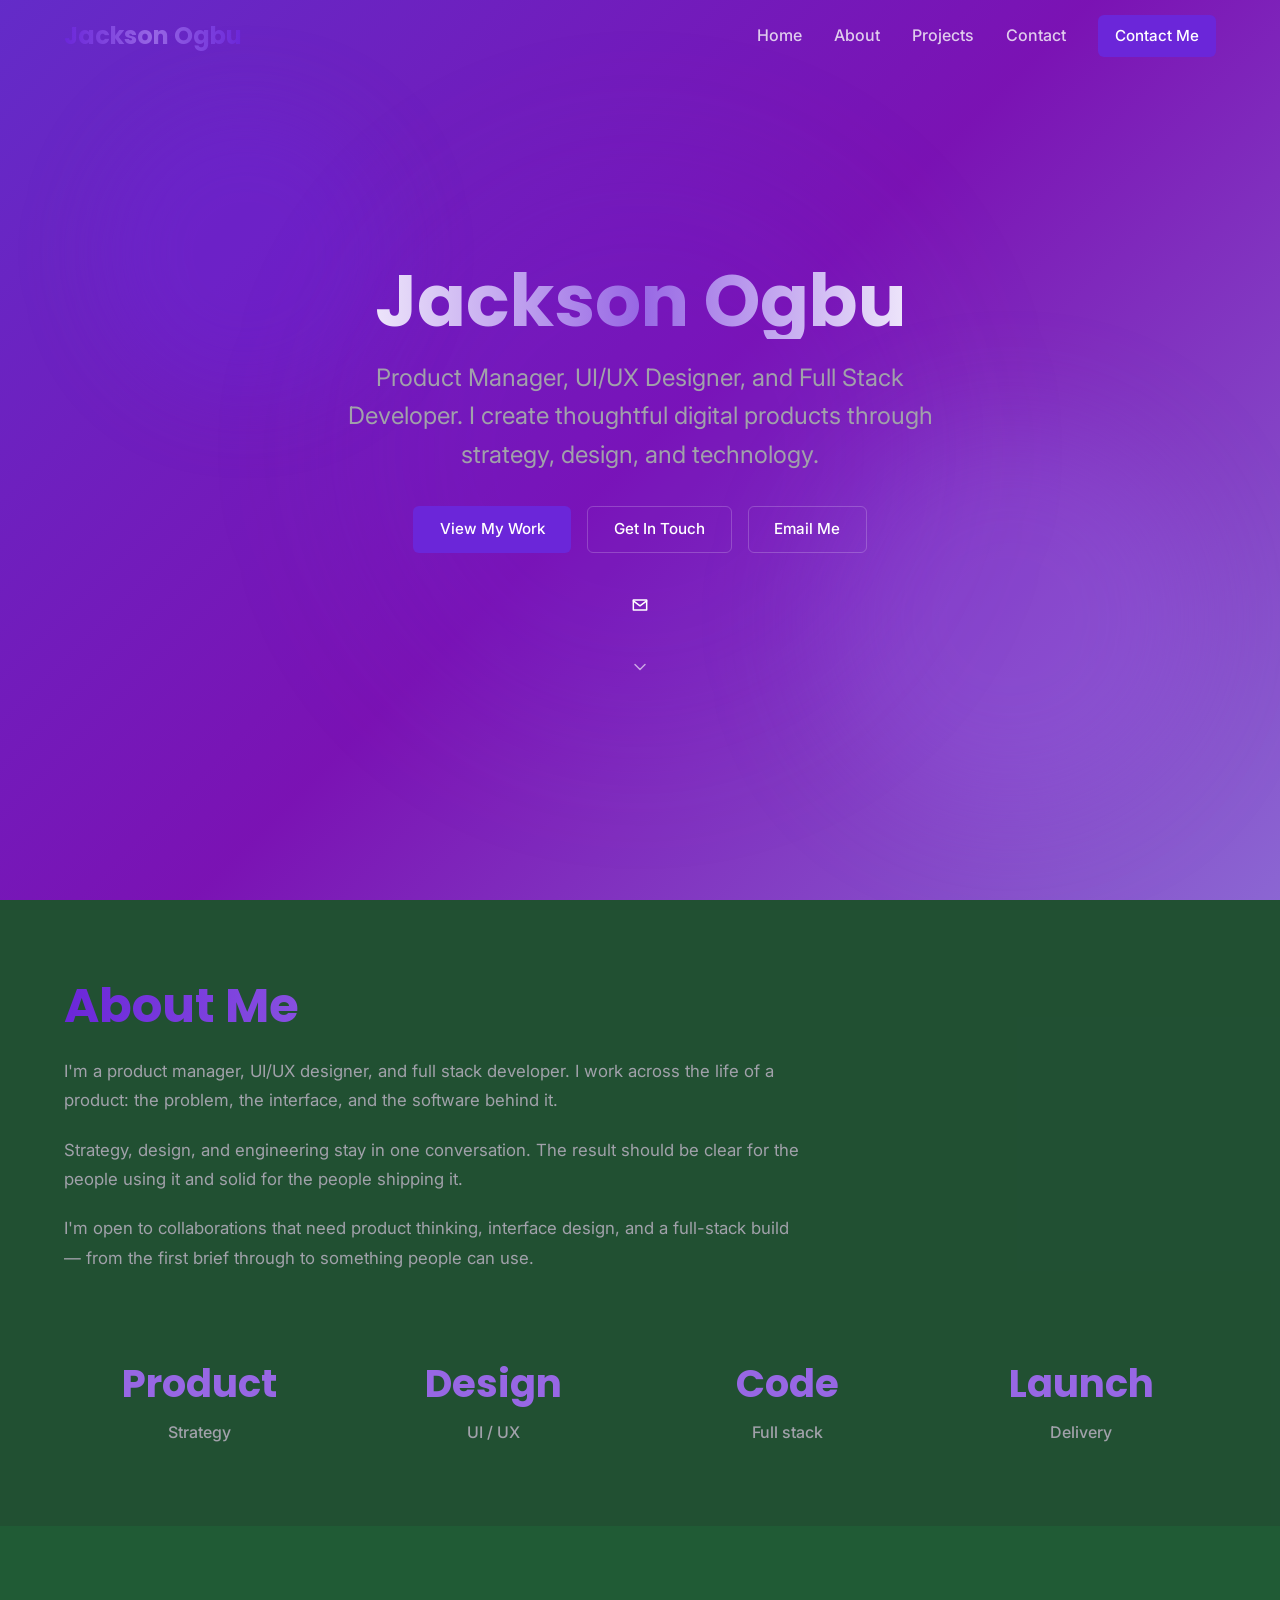
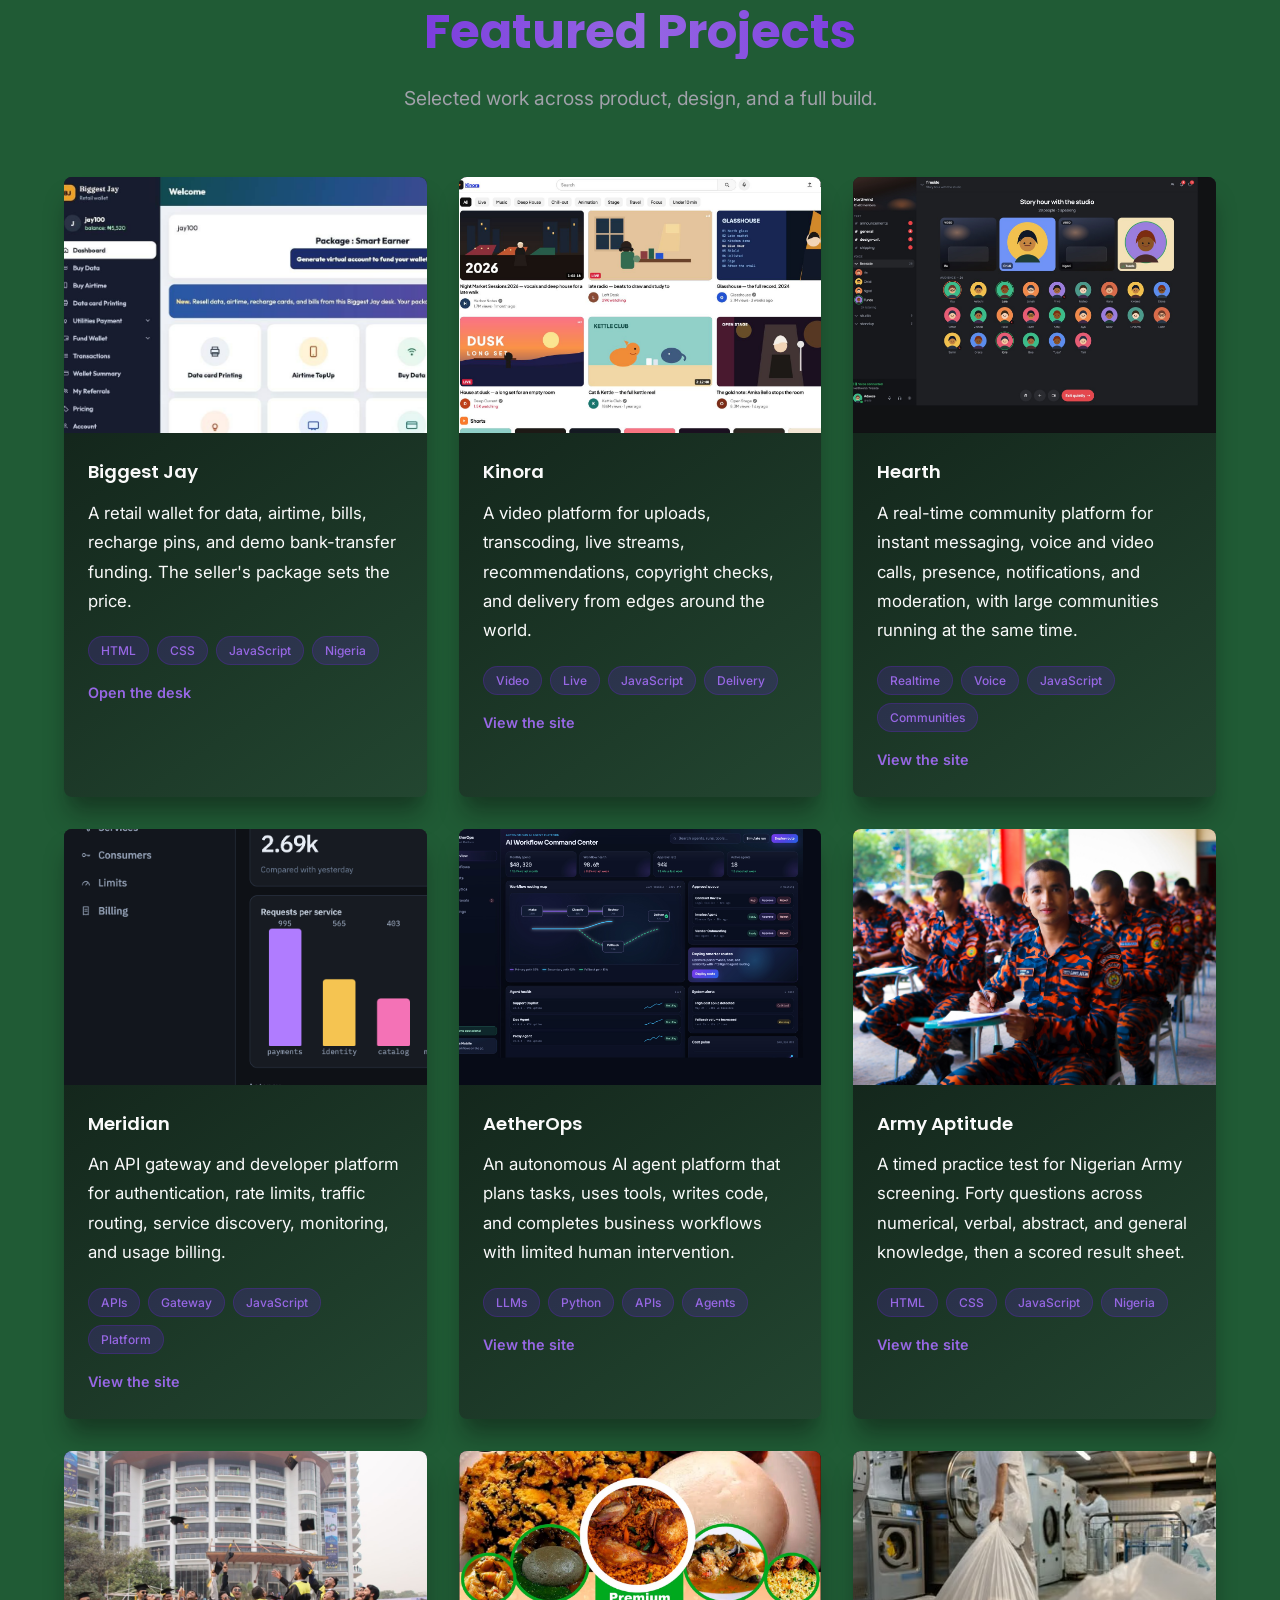
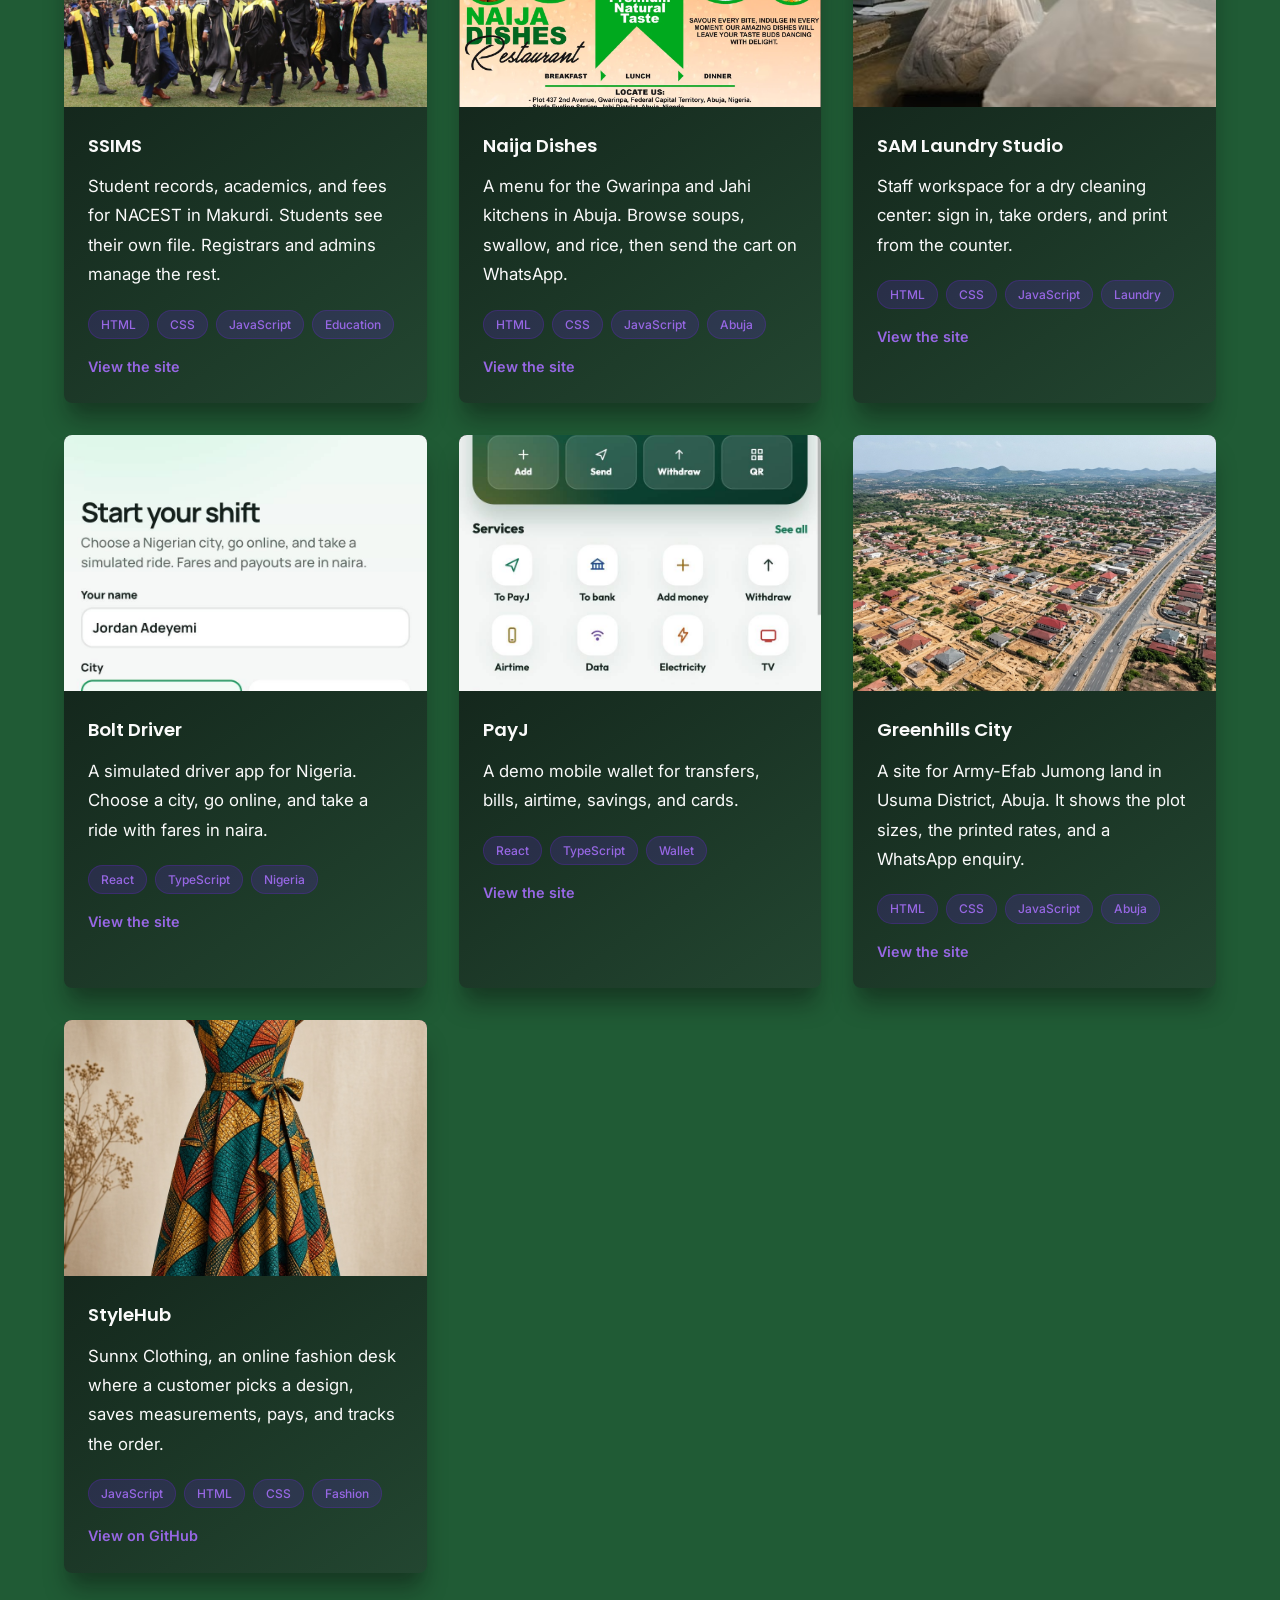
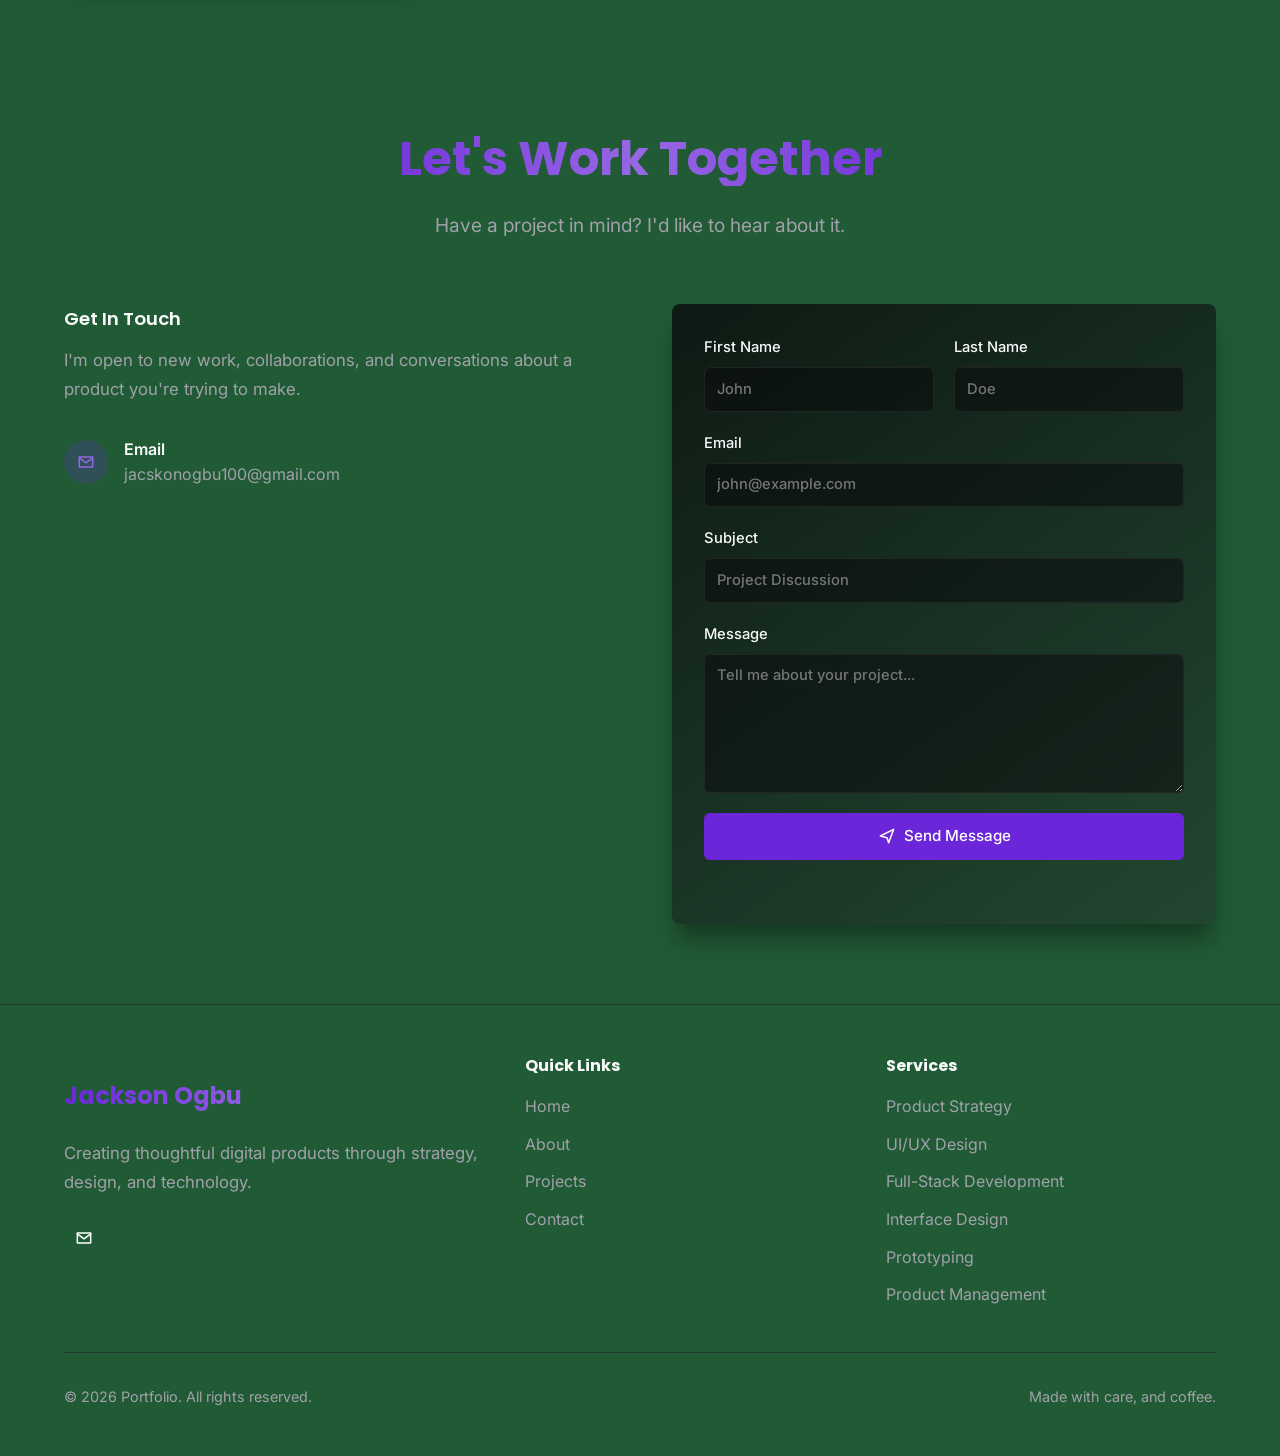
<file: index.html>
<!DOCTYPE html>
<html lang="en">
  <head>
    <meta charset="UTF-8" />
    <meta name="viewport" content="width=device-width, initial-scale=1.0" />
    <title>Jackson Ogbu — Product, Design, and Engineering</title>
    <meta
      name="description"
      content="Jackson Ogbu is a product manager, UI/UX designer, and full stack developer creating thoughtful digital products through strategy, design, and technology."
    />
    <link rel="preconnect" href="https://fonts.googleapis.com" />
    <link rel="preconnect" href="https://fonts.gstatic.com" crossorigin />
    <link
      href="https://fonts.googleapis.com/css2?family=Inter:wght@400;500;600;700&family=Poppins:wght@500;600;700;800&display=swap"
      rel="stylesheet"
    />
    <link rel="stylesheet" href="styles.css?v=4" />
    <link
      rel="icon"
      href="data:image/svg+xml,%3Csvg xmlns='http://www.w3.org/2000/svg' viewBox='0 0 32 32'%3E%3Crect width='32' height='32' rx='8' fill='%236d28d9'/%3E%3Ctext x='16' y='22' text-anchor='middle' font-family='Arial' font-size='16' fill='white'%3EJ%3C/text%3E%3C/svg%3E"
    />
  </head>
  <body>
    <a class="skip" href="#about">Skip to content</a>
    <div id="app"></div>
    <script src="content.js?v=18"></script>
  </body>
</html>
</file>
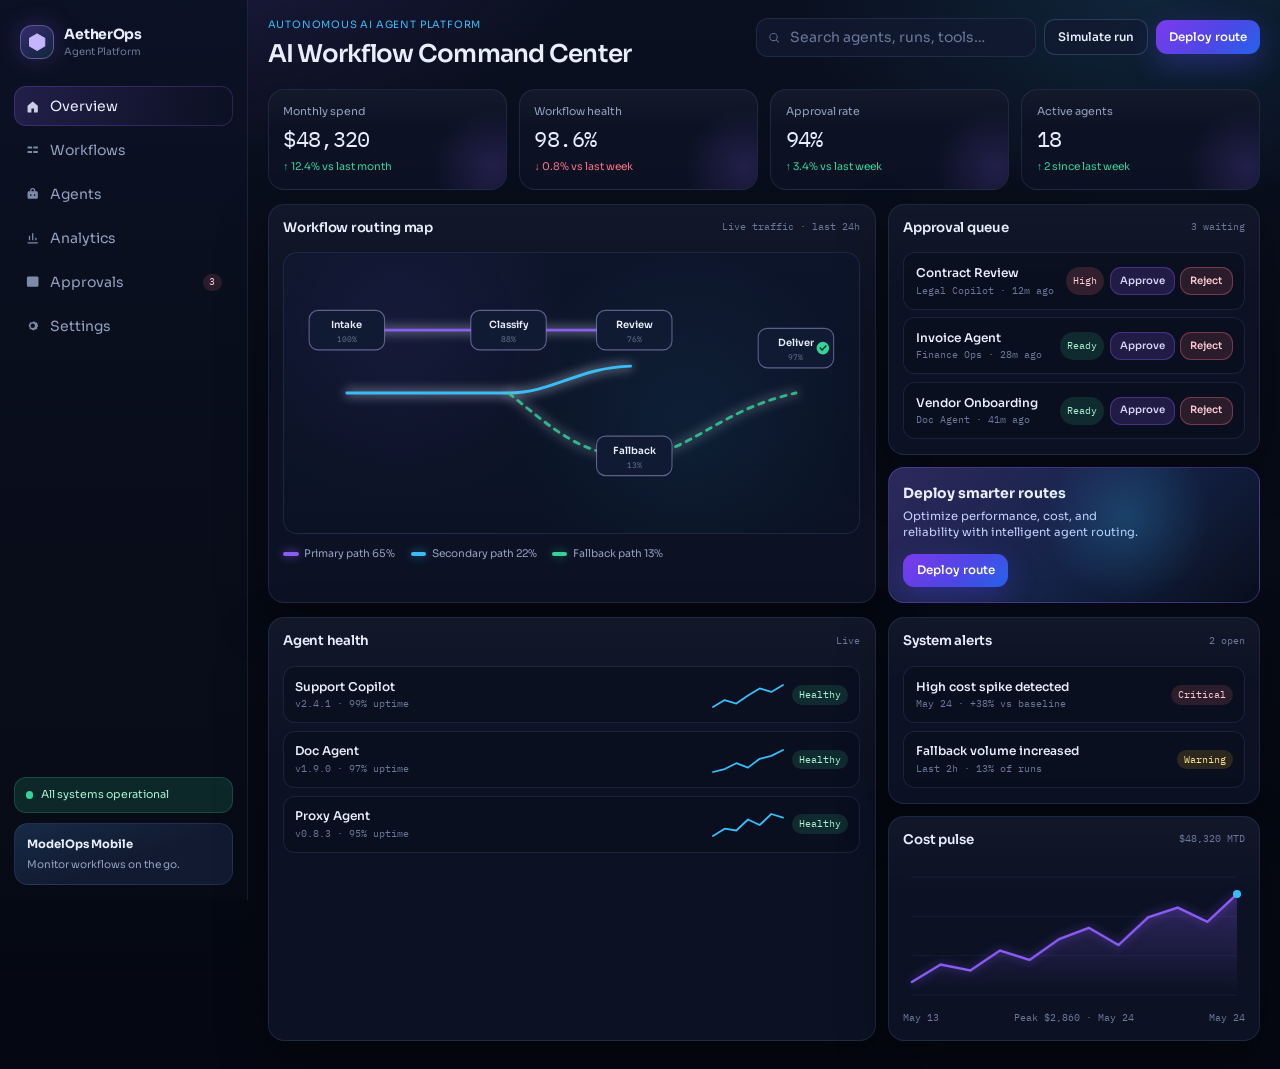
<file: aetherops/index.html>
<!DOCTYPE html>
<html lang="en">
  <head>
    <meta charset="UTF-8" />
    <meta name="viewport" content="width=device-width, initial-scale=1.0" />
    <title>AetherOps — AI Workflow Command Center</title>
    <meta
      name="description"
      content="Autonomous AI agent platform for planning tasks, orchestrating tools, and completing business workflows with limited human intervention."
    />
    <link rel="preconnect" href="https://fonts.googleapis.com" />
    <link rel="preconnect" href="https://fonts.gstatic.com" crossorigin />
    <link
      href="https://fonts.googleapis.com/css2?family=IBM+Plex+Mono:wght@400;500&family=Sora:wght@400;500;600;700&display=swap"
      rel="stylesheet"
    />
    <link rel="stylesheet" href="css/styles.css" />
  </head>
  <body>
    <div class="app" id="app">
      <aside class="sidebar" aria-label="Primary">
        <a class="brand" href="index.html">
          <span class="brand-mark" aria-hidden="true">
            <svg viewBox="0 0 32 32" fill="none">
              <path
                d="M16 3L28 10v12L16 29 4 22V10L16 3Z"
                stroke="currentColor"
                stroke-width="1.6"
              />
              <path
                d="M16 10v12M10 13.5l12 5M22 13.5l-12 5"
                stroke="currentColor"
                stroke-width="1.4"
                stroke-linecap="round"
              />
            </svg>
          </span>
          <span class="brand-text">
            <strong>AetherOps</strong>
            <small>Agent Platform</small>
          </span>
        </a>

        <nav class="nav" aria-label="Sections">
          <button class="nav-item active" data-view="overview" type="button">
            <svg viewBox="0 0 24 24" aria-hidden="true"><path d="M4 10.5 12 4l8 6.5V20a1 1 0 0 1-1 1h-5v-6H10v6H5a1 1 0 0 1-1-1v-9.5Z"/></svg>
            Overview
          </button>
          <button class="nav-item" data-view="workflows" type="button">
            <svg viewBox="0 0 24 24" aria-hidden="true"><path d="M4 7h7v3H4V7Zm9 0h7v3h-7V7ZM4 14h7v3H4v-3Zm9 0h7v3h-7v-3Z"/></svg>
            Workflows
          </button>
          <button class="nav-item" data-view="agents" type="button">
            <svg viewBox="0 0 24 24" aria-hidden="true"><path d="M12 3a4 4 0 0 1 4 4v1h2a2 2 0 0 1 2 2v8a2 2 0 0 1-2 2H6a2 2 0 0 1-2-2v-8a2 2 0 0 1 2-2h2V7a4 4 0 0 1 4-4Zm-2 5h4V7a2 2 0 1 0-4 0v1Zm-1 5a1.25 1.25 0 1 0 0 2.5A1.25 1.25 0 0 0 9 13Zm6 0a1.25 1.25 0 1 0 0 2.5A1.25 1.25 0 0 0 15 13Z"/></svg>
            Agents
          </button>
          <button class="nav-item" data-view="analytics" type="button">
            <svg viewBox="0 0 24 24" aria-hidden="true"><path d="M4 19h16v2H4v-2Zm2-3V9h2v7H6Zm5 0V5h2v11h-2Zm5 0v-4h2v4h-2Z"/></svg>
            Analytics
          </button>
          <button class="nav-item" data-view="approvals" type="button">
            <svg viewBox="0 0 24 24" aria-hidden="true"><path d="M9 12.5 11.2 15 16 9.5l1.4 1.2-6.2 7.3L7.5 13.7 9 12.5ZM5 4h14a2 2 0 0 1 2 2v12a2 2 0 0 1-2 2H5a2 2 0 0 1-2-2V6a2 2 0 0 1 2-2Z"/></svg>
            Approvals
            <span class="nav-badge" id="approval-count">2</span>
          </button>
          <button class="nav-item" data-view="settings" type="button">
            <svg viewBox="0 0 24 24" aria-hidden="true"><path d="M12 8.5a3.5 3.5 0 1 1 0 7 3.5 3.5 0 0 1 0-7Zm8.2 2.4-.9-.5.3-1a1 1 0 0 0-.2-1l-1.4-1.4a1 1 0 0 0-1-.2l-1 .3-.5-.9a1 1 0 0 0-.9-.6h-2a1 1 0 0 0-.9.6l-.5.9-1-.3a1 1 0 0 0-1 .2L7.3 7.4a1 1 0 0 0-.2 1l.3 1-.9.5a1 1 0 0 0-.6.9v2a1 1 0 0 0 .6.9l.9.5-.3 1a1 1 0 0 0 .2 1l1.4 1.4a1 1 0 0 0 1 .2l1-.3.5.9a1 1 0 0 0 .9.6h2a1 1 0 0 0 .9-.6l.5-.9 1 .3a1 1 0 0 0 1-.2l1.4-1.4a1 1 0 0 0 .2-1l-.3-1 .9-.5a1 1 0 0 0 .6-.9v-2a1 1 0 0 0-.6-.9Z"/></svg>
            Settings
          </button>
        </nav>

        <div class="sidebar-foot">
          <div class="status-pill">
            <span class="pulse" aria-hidden="true"></span>
            All systems operational
          </div>
          <div class="mobile-promo">
            <strong>ModelOps Mobile</strong>
            <p>Monitor workflows on the go.</p>
          </div>
        </div>
      </aside>

      <div class="main">
        <header class="topbar">
          <div>
            <p class="eyebrow">Autonomous AI Agent Platform</p>
            <h1 id="view-title">AI Workflow Command Center</h1>
          </div>
          <div class="topbar-actions">
            <label class="search">
              <span class="sr-only">Search workflows</span>
              <svg viewBox="0 0 24 24" aria-hidden="true"><path d="m16.5 15.4 4 4-1.1 1.1-4-4A7 7 0 1 1 16.5 15.4ZM11 16.5a5.5 5.5 0 1 0 0-11 5.5 5.5 0 0 0 0 11Z"/></svg>
              <input type="search" placeholder="Search agents, runs, tools…" id="search-input" />
            </label>
            <button class="btn btn-ghost" type="button" id="btn-sim">Simulate run</button>
            <button class="btn btn-primary" type="button" id="btn-deploy-top">Deploy route</button>
          </div>
        </header>

        <main class="content" id="content">
          <!-- Overview populated by JS -->
        </main>
      </div>
    </div>

    <div class="toast" id="toast" role="status" aria-live="polite"></div>
    <script src="js/app.js"></script>
  </body>
</html>
</file>
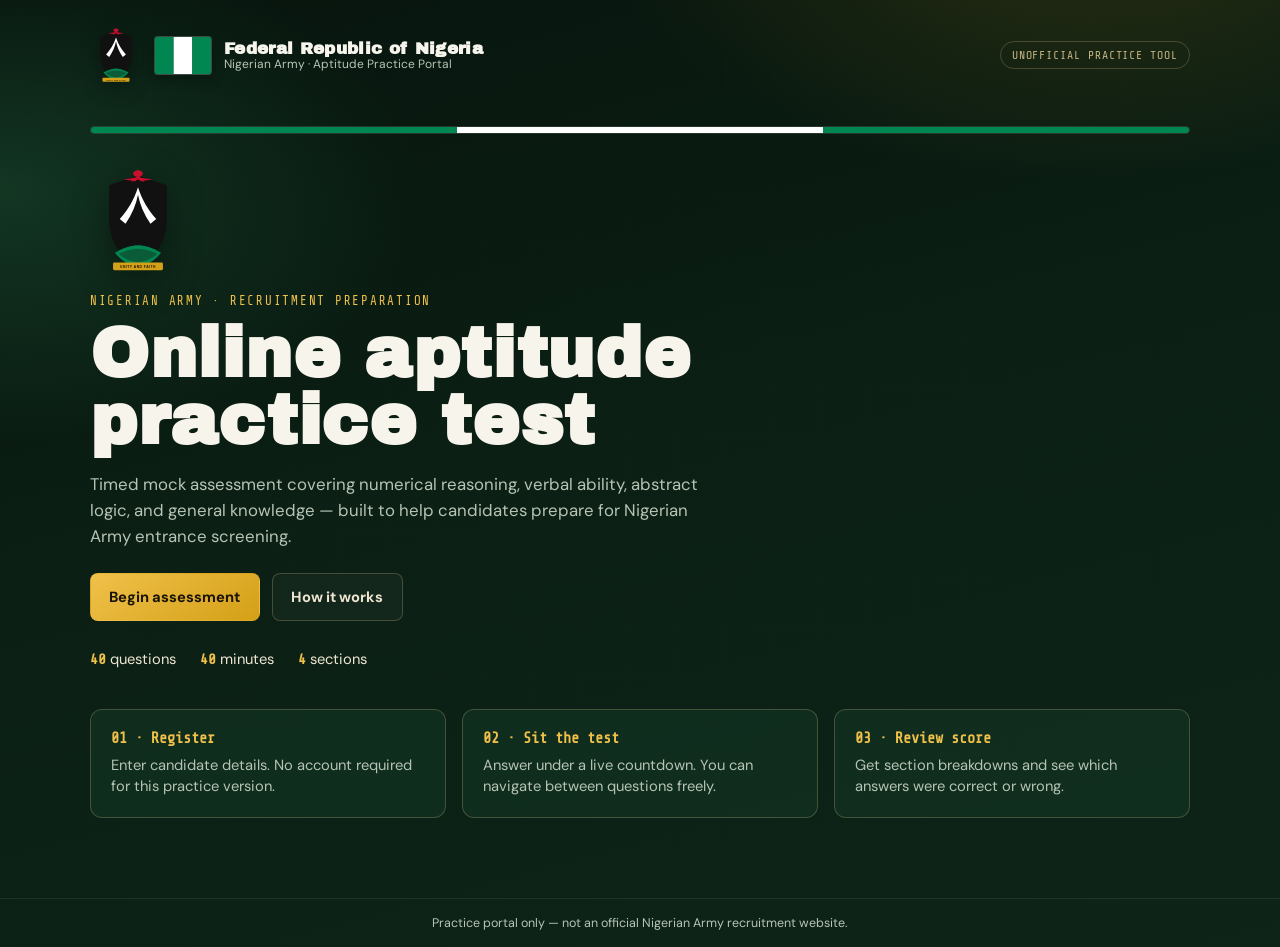
<file: army-aptitude/index.html>
<!DOCTYPE html>
<html lang="en">
  <head>
    <meta charset="UTF-8" />
    <meta name="viewport" content="width=device-width, initial-scale=1.0" />
    <title>NAAPT — Nigerian Army Aptitude Practice Tests</title>
    <link rel="preconnect" href="https://fonts.googleapis.com" />
    <link rel="preconnect" href="https://fonts.gstatic.com" crossorigin />
    <link
      href="https://fonts.googleapis.com/css2?family=Archivo+Black&family=DM+Sans:wght@400;500;600;700&family=Share+Tech+Mono&display=swap"
      rel="stylesheet"
    />
    <link rel="stylesheet" href="css/styles.css" />
  </head>
  <body>
    <div class="bg-grid" aria-hidden="true"></div>

    <!-- LANDING -->
    <section class="screen active" id="screen-landing">
      <header class="site-header">
        <div class="logo">
          <img
            class="nigeria-arms"
            src="assets/nigeria-coat-of-arms.svg"
            alt="Coat of Arms of Nigeria"
            width="56"
            height="68"
          />
          <img
            class="nigeria-flag"
            src="assets/nigeria-flag.svg"
            alt="Flag of Nigeria"
            width="64"
            height="42"
          />
          <span class="logo-text">
            <strong>Federal Republic of Nigeria</strong>
            <small>Nigerian Army · Aptitude Practice Portal</small>
          </span>
        </div>
        <span class="pill">Unofficial practice tool</span>
      </header>

      <div class="nation-banner" aria-hidden="true">
        <span class="stripe green"></span>
        <span class="stripe white"></span>
        <span class="stripe green"></span>
      </div>

      <div class="hero">
        <div class="hero-crest">
          <img
            src="assets/nigeria-coat-of-arms.svg"
            alt="Coat of Arms of Nigeria"
            width="110"
            height="132"
          />
        </div>
        <p class="eyebrow">Nigerian Army · Recruitment preparation</p>
        <h1>Online aptitude<br />practice test</h1>
        <p class="hero-lead">
          Timed mock assessment covering numerical reasoning, verbal ability,
          abstract logic, and general knowledge — built to help candidates
          prepare for Nigerian Army entrance screening.
        </p>
        <div class="hero-actions">
          <button class="btn btn-primary" id="btn-start-flow">Begin assessment</button>
          <button class="btn btn-ghost" id="btn-how-it-works">How it works</button>
        </div>
        <ul class="hero-meta">
          <li><strong>40</strong> questions</li>
          <li><strong>40</strong> minutes</li>
          <li><strong>4</strong> sections</li>
        </ul>
      </div>

      <div class="info-strip" id="how-it-works">
        <article>
          <h3>01 · Register</h3>
          <p>Enter candidate details. No account required for this practice version.</p>
        </article>
        <article>
          <h3>02 · Sit the test</h3>
          <p>Answer under a live countdown. You can navigate between questions freely.</p>
        </article>
        <article>
          <h3>03 · Review score</h3>
          <p>Get section breakdowns and see which answers were correct or wrong.</p>
        </article>
      </div>
    </section>

    <!-- CANDIDATE FORM -->
    <section class="screen" id="screen-form">
      <div class="brand-row">
        <img src="assets/nigeria-coat-of-arms.svg" alt="Coat of Arms of Nigeria" width="48" height="58" />
        <img src="assets/nigeria-flag.svg" alt="Flag of Nigeria" width="54" height="36" />
        <span>Federal Republic of Nigeria</span>
      </div>
      <div class="panel panel-narrow">
        <p class="eyebrow">Candidate intake</p>
        <h2>Enter your details</h2>
        <p class="muted">Used only to personalise your result sheet in this browser.</p>
        <form id="candidate-form" class="form">
          <label>
            Full name
            <input id="c-name" type="text" required placeholder="e.g. Chinedu Okafor" />
          </label>
          <label>
            Application / form number
            <input id="c-form" type="text" required placeholder="e.g. NA-2026-00421" />
          </label>
          <label>
            State of origin
            <input id="c-state" type="text" required placeholder="e.g. Enugu" />
          </label>
          <label>
            Preferred arm / corps (optional)
            <select id="c-corps">
              <option value="">Select…</option>
              <option>Infantry</option>
              <option>Artillery</option>
              <option>Armour</option>
              <option>Engineers</option>
              <option>Signals</option>
              <option>Intelligence</option>
              <option>Medical</option>
              <option>Not sure yet</option>
            </select>
          </label>
          <div class="form-actions">
            <button type="button" class="btn btn-ghost" data-go="landing">Back</button>
            <button type="submit" class="btn btn-primary">Continue to briefing</button>
          </div>
        </form>
      </div>
    </section>

    <!-- BRIEFING -->
    <section class="screen" id="screen-brief">
      <div class="brand-row">
        <img src="assets/nigeria-coat-of-arms.svg" alt="Coat of Arms of Nigeria" width="48" height="58" />
        <img src="assets/nigeria-flag.svg" alt="Flag of Nigeria" width="54" height="36" />
        <span>Federal Republic of Nigeria</span>
      </div>
      <div class="panel panel-narrow">
        <p class="eyebrow">Exam briefing</p>
        <h2>Read before you start</h2>
        <ul class="rules">
          <li>Total time: <strong>40 minutes</strong> for all sections.</li>
          <li>Sections: Numerical, Verbal, Abstract, General Knowledge.</li>
          <li>Each question has one correct answer. No negative marking.</li>
          <li>The timer starts when you click <em>Start test</em>.</li>
          <li>Do not refresh the page mid-test or your progress may be lost.</li>
        </ul>
        <div class="candidate-chip" id="brief-candidate"></div>
        <div class="form-actions">
          <button type="button" class="btn btn-ghost" data-go="form">Back</button>
          <button type="button" class="btn btn-primary" id="btn-start-test">Start test</button>
        </div>
      </div>
    </section>

    <!-- TEST -->
    <section class="screen" id="screen-test">
      <header class="test-bar">
        <div class="test-brand">
          <img src="assets/nigeria-flag.svg" alt="Flag of Nigeria" width="40" height="26" />
          <div>
            <strong id="section-label">Numerical Reasoning</strong>
            <span class="muted" id="progress-label">Question 1 of 40</span>
          </div>
        </div>
        <div class="timer" id="timer" aria-live="polite">40:00</div>
      </header>

      <div class="test-layout">
        <aside class="q-nav panel">
          <p class="nav-title">Question map</p>
          <div class="q-grid" id="q-grid"></div>
          <button class="btn btn-danger btn-block" id="btn-submit-test">Submit test</button>
        </aside>

        <div class="panel question-panel">
          <p class="q-section" id="q-section-tag"></p>
          <h2 class="q-text" id="q-text"></h2>
          <div class="options" id="q-options"></div>
          <div class="q-actions">
            <button class="btn btn-ghost" id="btn-prev">Previous</button>
            <button class="btn btn-primary" id="btn-next">Next</button>
          </div>
        </div>
      </div>
    </section>

    <!-- RESULTS -->
    <section class="screen" id="screen-results">
      <div class="brand-row">
        <img src="assets/nigeria-coat-of-arms.svg" alt="Coat of Arms of Nigeria" width="48" height="58" />
        <img src="assets/nigeria-flag.svg" alt="Flag of Nigeria" width="54" height="36" />
        <span>Federal Republic of Nigeria</span>
      </div>
      <div class="panel">
        <p class="eyebrow">Result sheet</p>
        <h2 id="result-title">Assessment complete</h2>
        <p class="muted" id="result-sub"></p>

        <div class="score-hero">
          <div>
            <span class="score-label">Overall score</span>
            <div class="score-big" id="score-big">0%</div>
          </div>
          <div class="score-meta" id="score-meta"></div>
        </div>

        <div class="section-scores" id="section-scores"></div>

        <div class="review-wrap">
          <h3>Answer review</h3>
          <div id="review-list"></div>
        </div>

        <div class="form-actions">
          <button class="btn btn-ghost" id="btn-retake">Retake practice test</button>
          <button class="btn btn-primary" id="btn-home">Back to home</button>
        </div>
      </div>
    </section>

    <footer class="site-footer">
      Practice portal only — not an official Nigerian Army recruitment website.
    </footer>

    <script src="js/questions.js"></script>
    <script src="js/main.js"></script>
  </body>
</html>
</file>
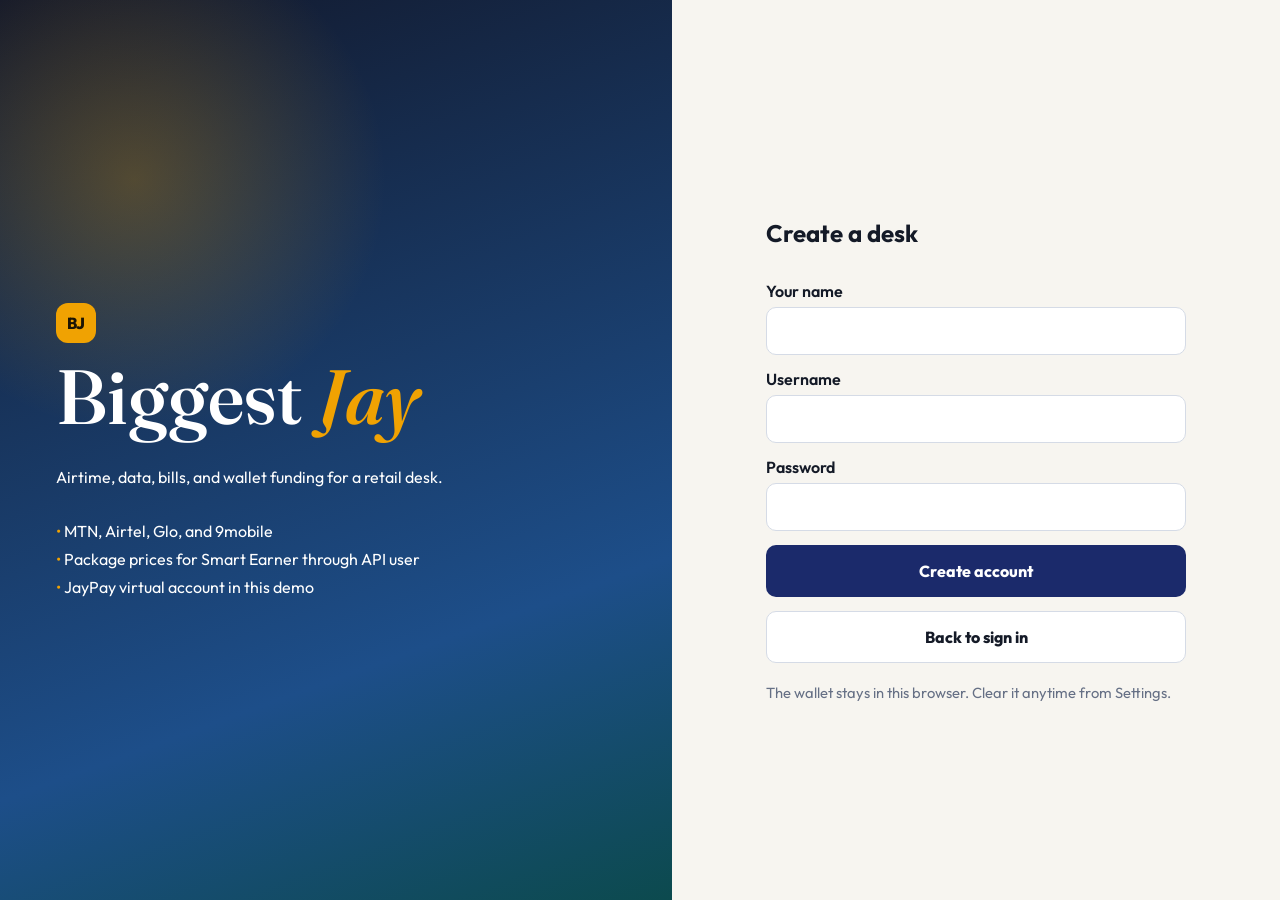
<file: biggest-jay/index.html>
<!DOCTYPE html>
<html lang="en">
  <head>
    <meta charset="UTF-8" />
    <meta name="viewport" content="width=device-width, initial-scale=1" />
    <title>Biggest Jay</title>
    <meta
      name="description"
      content="Biggest Jay is a retail wallet for data, airtime, bills, recharge pins, and demo bank-transfer funding."
    />
    <meta name="theme-color" content="#142033" />
    <link rel="icon" href="favicon.svg" type="image/svg+xml" />
    <link rel="preconnect" href="https://fonts.googleapis.com" />
    <link rel="preconnect" href="https://fonts.gstatic.com" crossorigin />
    <link
      href="https://fonts.googleapis.com/css2?family=Fraunces:opsz,wght@9..144,560;9..144,700&family=Outfit:wght@400;500;600;700;800&display=swap"
      rel="stylesheet"
    />
    <link rel="stylesheet" href="css/styles.css?v=1" />
  </head>
  <body>
    <a class="skip" href="#view">Skip to content</a>
    <div id="gate"></div>
    <div id="shell" class="shell" hidden>
      <aside id="sidebar" class="sidebar"></aside>
      <button class="scrim" type="button" data-act="close-nav" hidden aria-label="Close menu"></button>
      <div class="workspace">
        <header class="topbar" id="topbar"></header>
        <main id="view" tabindex="-1"></main>
      </div>
    </div>
    <div id="modal" class="modal" hidden></div>
    <section id="chat" class="chat" hidden aria-label="Support chat"></section>
    <button class="fab" id="fab" type="button" data-act="toggle-chat" hidden>
      <span class="fab-mark" aria-hidden="true">BJ</span>
      Message us
    </button>
    <div id="toast" class="toast" role="status" aria-live="polite"></div>
    <script src="js/data.js?v=1"></script>
    <script src="js/store.js?v=2"></script>
    <script src="js/app.js?v=3"></script>
  </body>
</html>
</file>
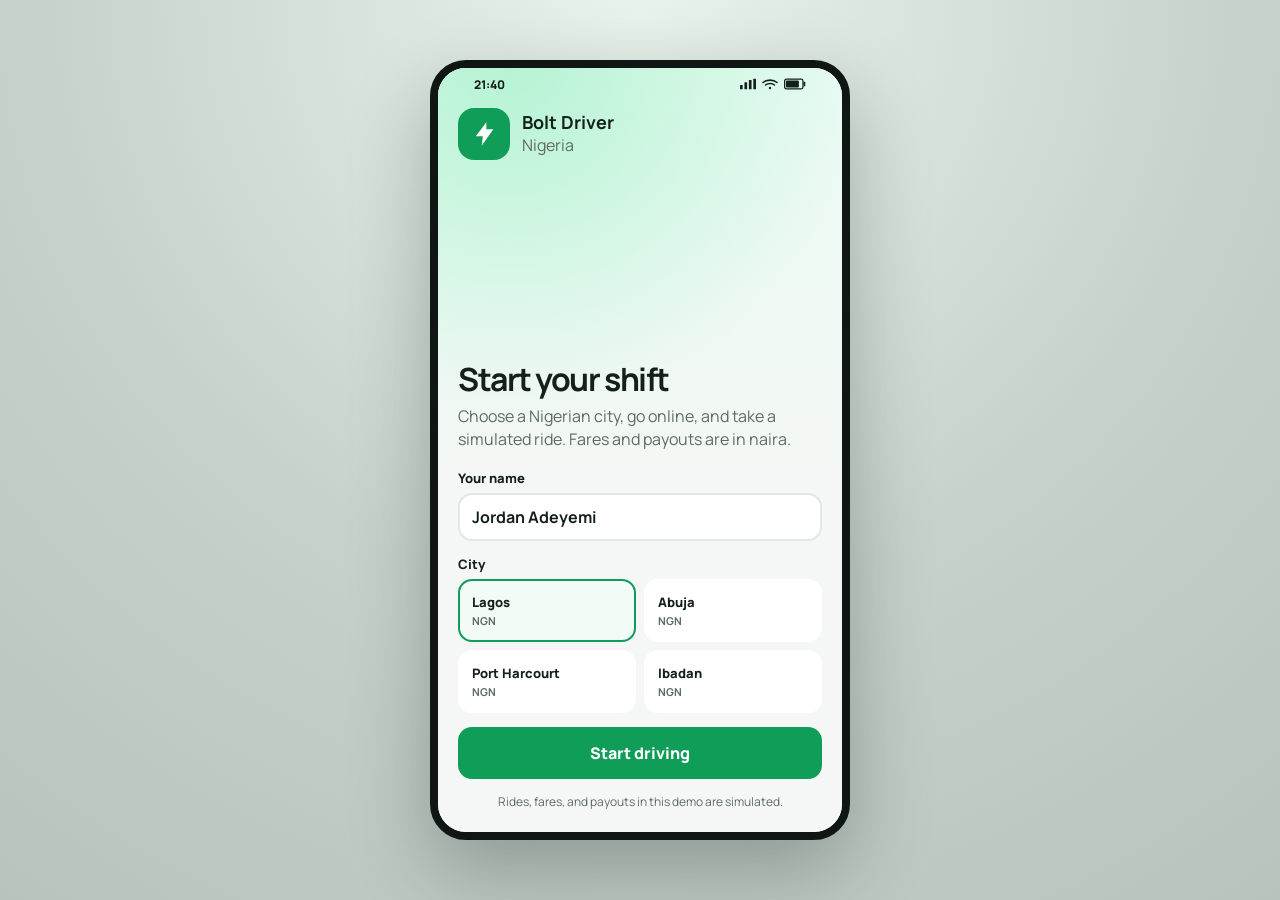
<file: bolt/index.html>
<!doctype html>
<html lang="en">
  <head>
    <meta charset="UTF-8" />
    <meta name="viewport" content="width=device-width, initial-scale=1.0, viewport-fit=cover" />
    <meta name="theme-color" content="#0f9d58" />
    <title>Bolt Driver · Nigeria</title>
    <link rel="preconnect" href="https://fonts.googleapis.com" />
    <link rel="preconnect" href="https://fonts.gstatic.com" crossorigin />
    <link
      href="https://fonts.googleapis.com/css2?family=Manrope:wght@500;600;700;800&display=swap"
      rel="stylesheet"
    />
    <link
      rel="icon"
      href="data:image/svg+xml,%3Csvg xmlns='http://www.w3.org/2000/svg' viewBox='0 0 32 32'%3E%3Crect width='32' height='32' rx='8' fill='%230f9d58'/%3E%3Cpath d='M18 4 8 18h7l-2 10 12-16h-7l0-8z' fill='white'/%3E%3C/svg%3E"
    />
    <script type="module" crossorigin src="/bolt/assets/index-B1WOSA9D.js"></script>
    <link rel="stylesheet" crossorigin href="/bolt/assets/index-C-U7nI26.css">
  </head>
  <body>
    <div id="root"></div>
  </body>
</html>
</file>
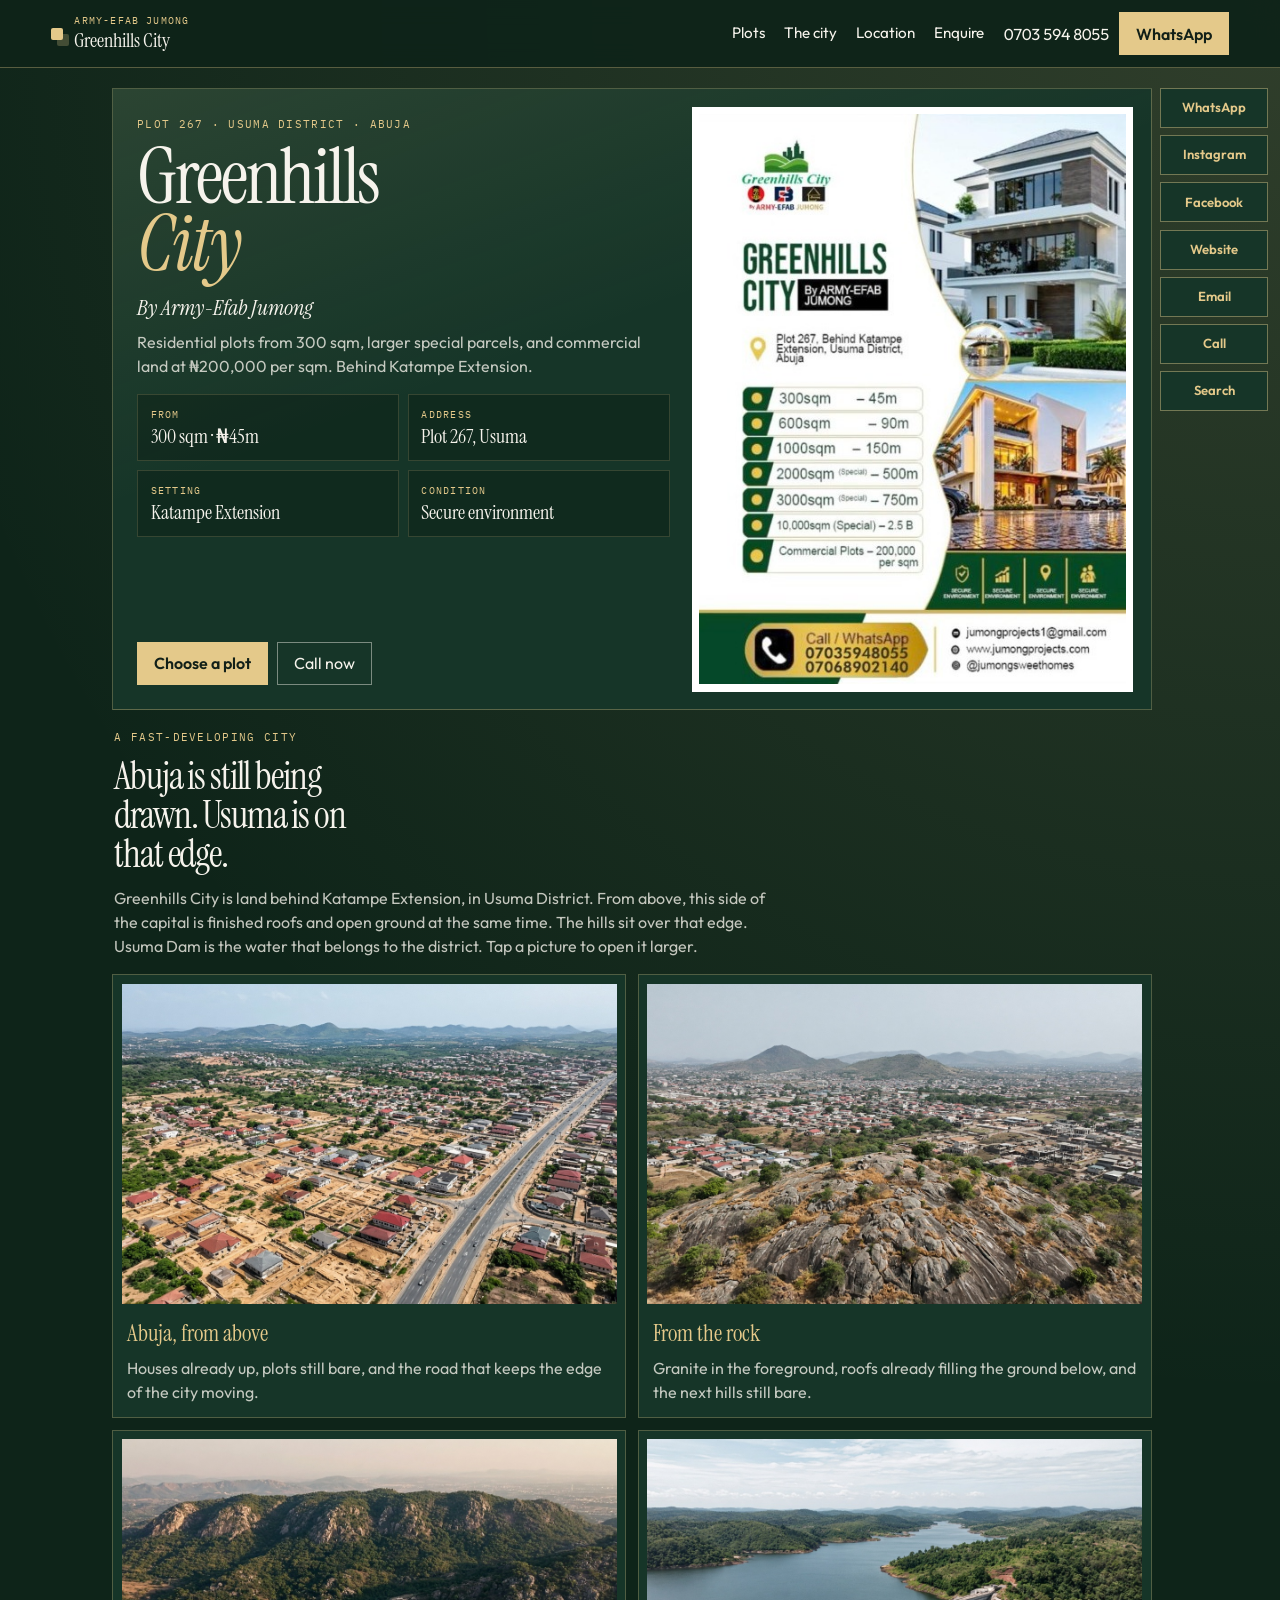
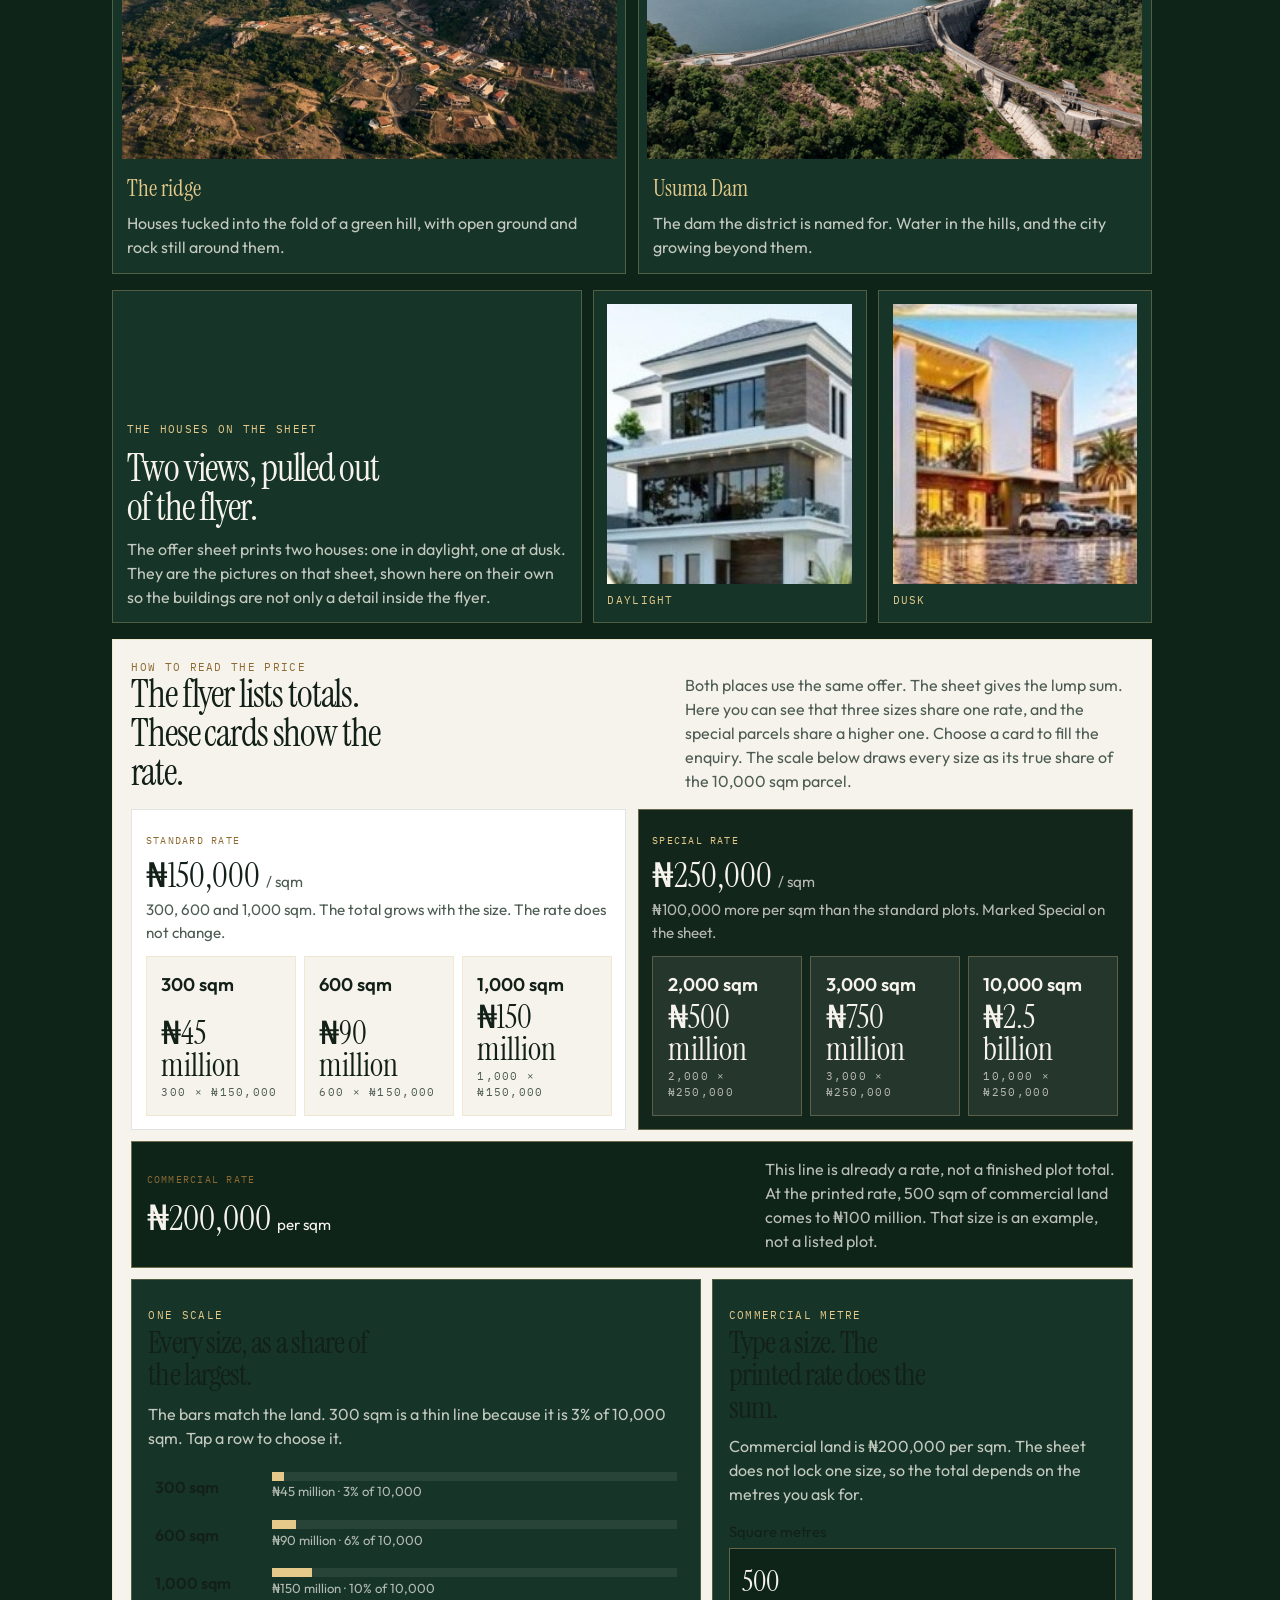
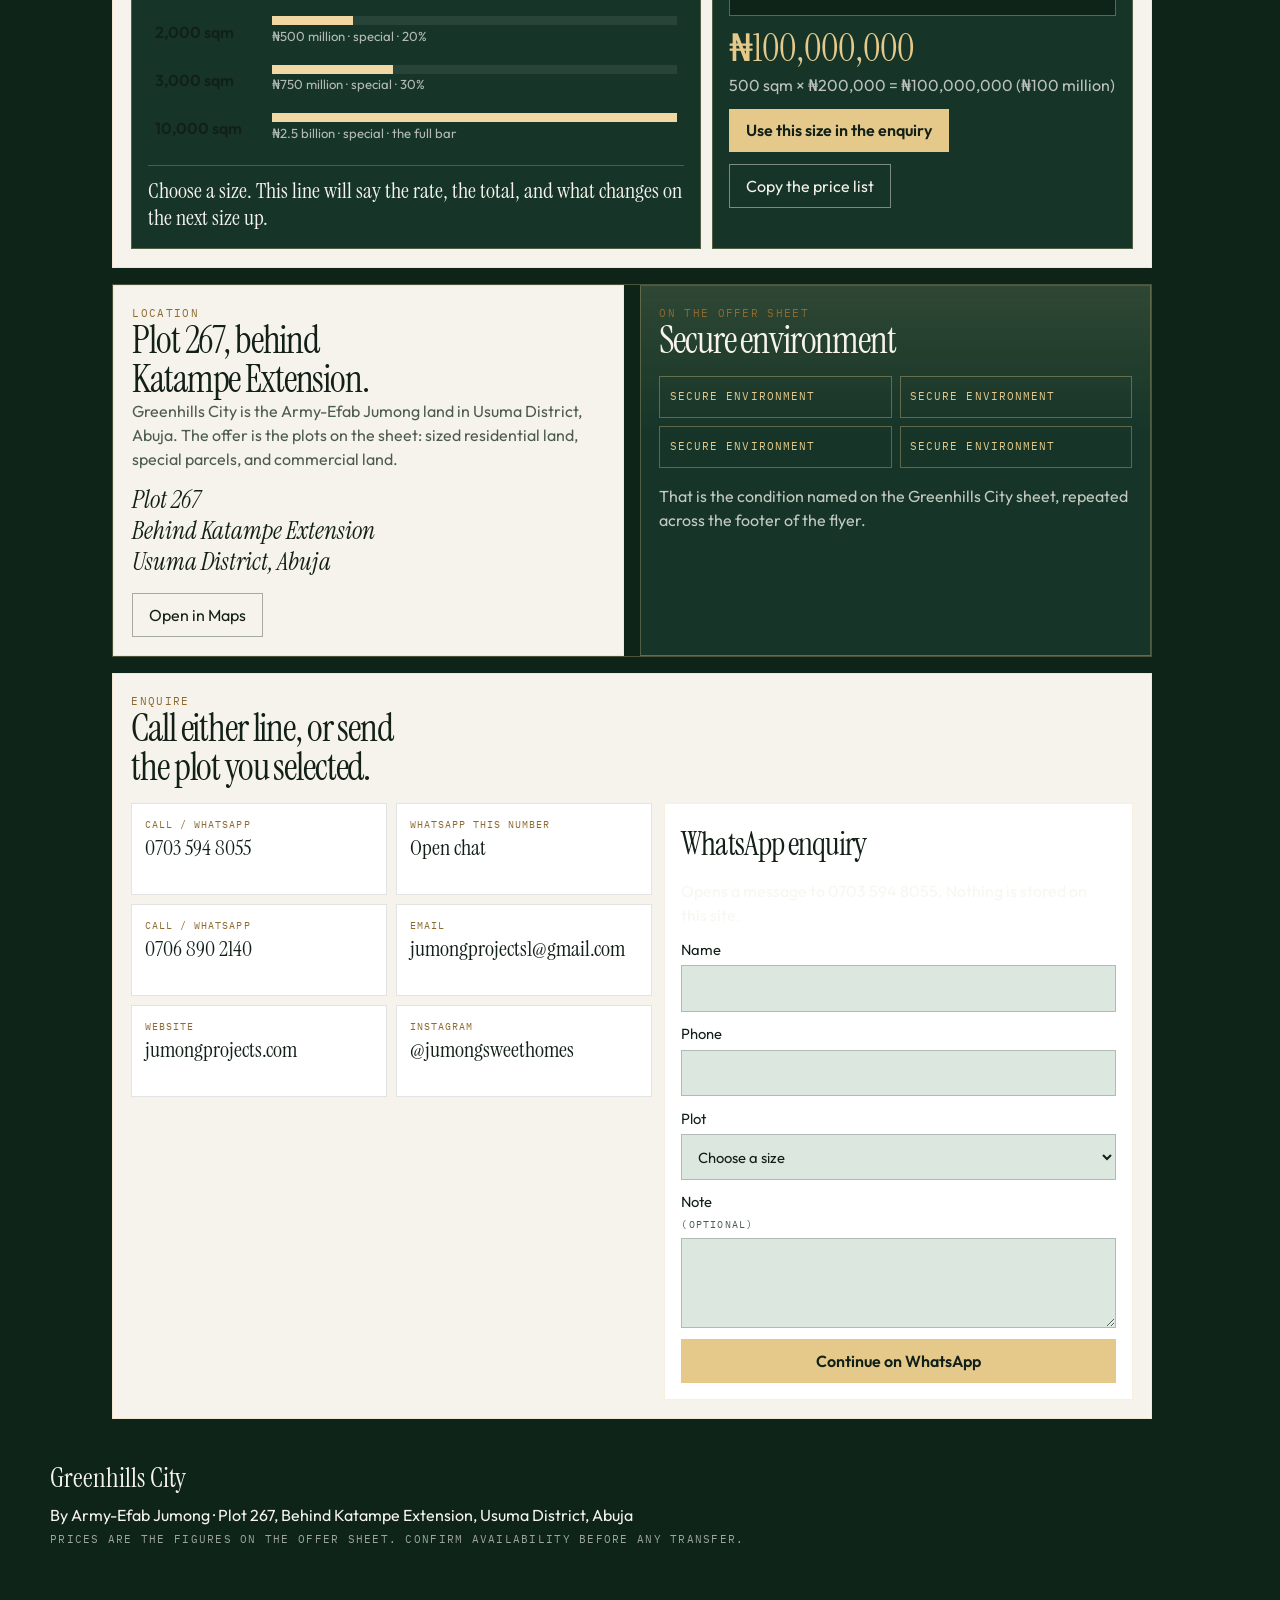
<file: greenhills/index.html>
<!DOCTYPE html>
<html lang="en">
  <head>
    <meta charset="utf-8" />
    <meta name="viewport" content="width=device-width, initial-scale=1" />
    <title>Greenhills City — Army-Efab Jumong, Usuma District, Abuja</title>
    <meta
      name="description"
      content="Greenhills City by Army-Efab Jumong. Plot 267, behind Katampe Extension, Usuma District, Abuja. Residential and commercial plots in a secure environment."
    />
    <meta name="theme-color" content="#0e2419" />
    <meta property="og:title" content="Greenhills City — Usuma District, Abuja" />
    <meta
      property="og:description"
      content="Plots by Army-Efab Jumong on Plot 267, behind Katampe Extension. Call or WhatsApp 0703 594 8055."
    />
    <meta property="og:type" content="website" />
    <link rel="icon" href="favicon.svg" type="image/svg+xml" />
    <link rel="preconnect" href="https://fonts.googleapis.com" />
    <link rel="preconnect" href="https://fonts.gstatic.com" crossorigin />
    <link
      href="https://fonts.googleapis.com/css2?family=IBM+Plex+Mono:wght@400;500&family=Instrument+Serif:ital@0;1&family=Outfit:wght@400;500;600&display=swap"
      rel="stylesheet"
    />
    <link rel="stylesheet" href="styles.css?v=5" />
    <script type="application/ld+json">
      {
        "@context": "https://schema.org",
        "@type": "Place",
        "name": "Greenhills City",
        "description": "Land offering by Army-Efab Jumong in Usuma District, Abuja.",
        "address": {
          "@type": "PostalAddress",
          "streetAddress": "Plot 267, Behind Katampe Extension",
          "addressLocality": "Usuma District",
          "addressRegion": "Abuja",
          "addressCountry": "NG"
        },
        "telephone": ["+2347035948055", "+2347068902140"],
        "email": "jumongprojects1@gmail.com"
      }
    </script>
  </head>
  <body>
    <a class="skip" href="#main">Skip to content</a>

    <header class="site-header" data-header>
      <a class="brand" href="#top">
        <span class="brand-mark" aria-hidden="true"></span>
        <span class="brand-text">
          <span class="brand-kicker">Army-Efab Jumong</span>
          <span class="brand-name">Greenhills City</span>
        </span>
      </a>
      <nav class="nav" id="nav" data-nav>
        <a href="#plots">Plots</a>
        <a href="#city">The city</a>
        <a href="#land">Location</a>
        <a href="#visit">Enquire</a>
      </nav>
      <div class="header-actions">
        <a class="header-phone" href="tel:+2347035948055">0703 594 8055</a>
        <a class="header-cta" href="https://wa.me/2347035948055" target="_blank" rel="noopener">WhatsApp</a>
      </div>
      <button class="nav-toggle" type="button" aria-expanded="false" aria-controls="nav" data-nav-toggle>
        <span class="sr-only">Menu</span>
        <span></span>
        <span></span>
      </button>
    </header>

    <main id="main">
      <section class="hero" id="top">
        <div class="hero-copy">
          <p class="eyebrow">Plot 267 · Usuma District · Abuja</p>
          <h1>Greenhills <em>City</em></h1>
          <p class="byline">By Army-Efab Jumong</p>
          <p class="lede">
            Residential plots from 300 sqm, larger special parcels, and commercial land at
            ₦200,000 per sqm. Behind Katampe Extension.
          </p>
          <dl class="fact-grid">
            <div>
              <dt>From</dt>
              <dd>300 sqm · ₦45m</dd>
            </div>
            <div>
              <dt>Address</dt>
              <dd>Plot 267, Usuma</dd>
            </div>
            <div>
              <dt>Setting</dt>
              <dd>Katampe Extension</dd>
            </div>
            <div>
              <dt>Condition</dt>
              <dd>Secure environment</dd>
            </div>
          </dl>
          <div class="hero-actions">
            <a class="btn btn-gold" href="#plots">Choose a plot</a>
            <a class="btn btn-line" href="tel:+2347035948055">Call now</a>
          </div>
        </div>
        <figure class="flyer">
          <img
            src="images/greenhills-flyer.jpg"
            alt="Greenhills City offer sheet by Army-Efab Jumong, showing the houses, plot prices, and contact details."
            width="473"
            height="632"
          />
        </figure>
      </section>

      <nav class="find-links" aria-label="Find the business">
        <a href="https://wa.me/2347035948055" target="_blank" rel="noopener">WhatsApp</a>
        <a href="https://www.instagram.com/jumongsweethomes/" target="_blank" rel="noopener">Instagram</a>
        <a href="https://www.facebook.com/search/top?q=jumongsweethomes" target="_blank" rel="noopener">Facebook</a>
        <a href="https://www.jumongprojects.com" target="_blank" rel="noopener">Website</a>
        <a href="mailto:jumongprojects1@gmail.com">Email</a>
        <a href="tel:+2347035948055">Call</a>
        <a href="https://www.google.com/search?q=Greenhills+City+Jumong+Army-Efab+Abuja" target="_blank" rel="noopener">Search</a>
      </nav>

      <section class="setting" id="city">
        <div class="setting-lead">
          <p class="kicker">A fast-developing city</p>
          <h2>Abuja is still being drawn. Usuma is on that edge.</h2>
          <p>
            Greenhills City is land behind Katampe Extension, in Usuma District. From above, this
            side of the capital is finished roofs and open ground at the same time. The hills sit
            over that edge. Usuma Dam is the water that belongs to the district. Tap a picture to open it larger.
          </p>
        </div>
        <figure>
          <img
            src="images/abuja-top-view.jpg"
            alt="Aerial view of a fast-growing Abuja district, with new houses, bare plots, and a wide road toward the hills."
            width="1280"
            height="720"
          />
          <figcaption>
            <span>Abuja, from above</span>
            <p>Houses already up, plots still bare, and the road that keeps the edge of the city moving.</p>
          </figcaption>
        </figure>
        <figure>
          <img
            src="images/abuja-hills-crest.jpg"
            alt="View from a rocky Abuja hill, looking over red roofs toward more hills on the horizon."
            width="1280"
            height="720"
          />
          <figcaption>
            <span>From the rock</span>
            <p>Granite in the foreground, roofs already filling the ground below, and the next hills still bare.</p>
          </figcaption>
        </figure>
        <figure>
          <img
            src="images/abuja-hills-ridge.jpg"
            alt="Aerial view of a green rocky ridge in Abuja, with a small cluster of houses in the valley."
            width="1280"
            height="720"
          />
          <figcaption>
            <span>The ridge</span>
            <p>Houses tucked into the fold of a green hill, with open ground and rock still around them.</p>
          </figcaption>
        </figure>
        <figure>
          <img
            src="images/usuma-dam.jpg"
            alt="Aerial view of Usuma Dam, a long concrete wall holding a reservoir among green hills."
            width="1280"
            height="720"
          />
          <figcaption>
            <span>Usuma Dam</span>
            <p>The dam the district is named for. Water in the hills, and the city growing beyond them.</p>
          </figcaption>
        </figure>
      </section>

      <section class="homes" aria-label="Houses printed on the offer sheet">
        <div class="home-copy">
          <p class="kicker">The houses on the sheet</p>
          <h2>Two views, pulled out of the flyer.</h2>
          <p>
            The offer sheet prints two houses: one in daylight, one at dusk. They are the pictures
            on that sheet, shown here on their own so the buildings are not only a detail inside the flyer.
          </p>
        </div>
        <figure>
          <img src="images/house-day.jpg" alt="Daylight view of a house printed on the Greenhills City offer sheet." width="192" height="226" />
          <figcaption>Daylight</figcaption>
        </figure>
        <figure>
          <img src="images/house-dusk.jpg" alt="Dusk view of a house printed on the Greenhills City offer sheet." width="158" height="186" />
          <figcaption>Dusk</figcaption>
        </figure>
      </section>

      <section class="module" id="plots">
        <div class="module-head">
          <div>
            <p class="kicker">How to read the price</p>
            <h2>The flyer lists totals. These cards show the rate.</h2>
          </div>
          <p>
            Both places use the same offer. The sheet gives the lump sum. Here you can see that three
            sizes share one rate, and the special parcels share a higher one. Choose a card to fill the enquiry.
            The scale below draws every size as its true share of the 10,000 sqm parcel.
          </p>
        </div>
        <div class="rate-board">
          <article class="band">
            <header>
              <p class="plot-tag">Standard rate</p>
              <p class="band-rate">₦150,000 <span>/ sqm</span></p>
              <p>300, 600 and 1,000 sqm. The total grows with the size. The rate does not change.</p>
            </header>
            <div class="plot-grid">
              <button type="button" class="plot-card" data-plot="300 sqm — ₦45 million">
                <span class="plot-size">300 sqm</span>
                <span class="plot-price">₦45 million</span>
                <span class="plot-rate">300 × ₦150,000</span>
              </button>
              <button type="button" class="plot-card" data-plot="600 sqm — ₦90 million">
                <span class="plot-size">600 sqm</span>
                <span class="plot-price">₦90 million</span>
                <span class="plot-rate">600 × ₦150,000</span>
              </button>
              <button type="button" class="plot-card" data-plot="1,000 sqm — ₦150 million">
                <span class="plot-size">1,000 sqm</span>
                <span class="plot-price">₦150 million</span>
                <span class="plot-rate">1,000 × ₦150,000</span>
              </button>
            </div>
          </article>
          <article class="band band-special">
            <header>
              <p class="plot-tag">Special rate</p>
              <p class="band-rate">₦250,000 <span>/ sqm</span></p>
              <p>₦100,000 more per sqm than the standard plots. Marked Special on the sheet.</p>
            </header>
            <div class="plot-grid">
              <button type="button" class="plot-card" data-plot="2,000 sqm Special — ₦500 million">
                <span class="plot-size">2,000 sqm</span>
                <span class="plot-price">₦500 million</span>
                <span class="plot-rate">2,000 × ₦250,000</span>
              </button>
              <button type="button" class="plot-card" data-plot="3,000 sqm Special — ₦750 million">
                <span class="plot-size">3,000 sqm</span>
                <span class="plot-price">₦750 million</span>
                <span class="plot-rate">3,000 × ₦250,000</span>
              </button>
              <button type="button" class="plot-card" data-plot="10,000 sqm Special — ₦2.5 billion">
                <span class="plot-size">10,000 sqm</span>
                <span class="plot-price">₦2.5 billion</span>
                <span class="plot-rate">10,000 × ₦250,000</span>
              </button>
            </div>
          </article>
        </div>
        <button type="button" class="commercial" data-plot="Commercial — ₦200,000 per sqm">
          <span>
            <span class="plot-tag">Commercial rate</span>
            <strong>₦200,000 <small>per sqm</small></strong>
          </span>
          <span class="commercial-note">
            This line is already a rate, not a finished plot total. At the printed rate, 500 sqm of
            commercial land comes to ₦100 million. That size is an example, not a listed plot.
          </span>
        </button>

        <div class="tools">
          <article class="tool" id="scale">
            <p class="kicker">One scale</p>
            <h3>Every size, as a share of the largest.</h3>
            <p>The bars match the land. 300 sqm is a thin line because it is 3% of 10,000 sqm. Tap a row to choose it.</p>
            <ol class="scale">
              <li>
                <button type="button" data-plot="300 sqm — ₦45 million">
                  <span class="scale-name">300 sqm</span>
                  <span class="scale-track" aria-hidden="true"><span class="scale-bar" style="width: 3%"></span></span>
                  <span class="scale-meta">₦45 million · 3% of 10,000</span>
                </button>
              </li>
              <li>
                <button type="button" data-plot="600 sqm — ₦90 million">
                  <span class="scale-name">600 sqm</span>
                  <span class="scale-track" aria-hidden="true"><span class="scale-bar" style="width: 6%"></span></span>
                  <span class="scale-meta">₦90 million · 6% of 10,000</span>
                </button>
              </li>
              <li>
                <button type="button" data-plot="1,000 sqm — ₦150 million">
                  <span class="scale-name">1,000 sqm</span>
                  <span class="scale-track" aria-hidden="true"><span class="scale-bar" style="width: 10%"></span></span>
                  <span class="scale-meta">₦150 million · 10% of 10,000</span>
                </button>
              </li>
              <li>
                <button type="button" data-plot="2,000 sqm Special — ₦500 million">
                  <span class="scale-name">2,000 sqm</span>
                  <span class="scale-track" aria-hidden="true"><span class="scale-bar scale-bar-special" style="width: 20%"></span></span>
                  <span class="scale-meta">₦500 million · special · 20%</span>
                </button>
              </li>
              <li>
                <button type="button" data-plot="3,000 sqm Special — ₦750 million">
                  <span class="scale-name">3,000 sqm</span>
                  <span class="scale-track" aria-hidden="true"><span class="scale-bar scale-bar-special" style="width: 30%"></span></span>
                  <span class="scale-meta">₦750 million · special · 30%</span>
                </button>
              </li>
              <li>
                <button type="button" data-plot="10,000 sqm Special — ₦2.5 billion">
                  <span class="scale-name">10,000 sqm</span>
                  <span class="scale-track" aria-hidden="true"><span class="scale-bar scale-bar-special" style="width: 100%"></span></span>
                  <span class="scale-meta">₦2.5 billion · special · the full bar</span>
                </button>
              </li>
            </ol>
            <p class="reading" id="reading">Choose a size. This line will say the rate, the total, and what changes on the next size up.</p>
            <a class="btn btn-gold" id="picked-ask" hidden href="https://wa.me/2347035948055" target="_blank" rel="noopener">Ask on WhatsApp</a>
          </article>

          <article class="tool" id="metre">
            <p class="kicker">Commercial metre</p>
            <h3>Type a size. The printed rate does the sum.</h3>
            <p>Commercial land is ₦200,000 per sqm. The sheet does not lock one size, so the total depends on the metres you ask for.</p>
            <label>
              Square metres
              <input id="sqm" name="sqm" type="number" inputmode="numeric" min="1" max="100000" step="1" value="500" />
            </label>
            <p class="metre-out" id="metre-out" aria-live="polite"></p>
            <p class="metre-work" id="metre-work"></p>
            <button class="btn btn-gold" type="button" id="use-commercial">Use this size in the enquiry</button>
            <button class="btn btn-line" type="button" id="copy-sheet">Copy the price list</button>
            <p class="copy-note" id="copy-note" hidden>Copied. Paste it into a chat.</p>
          </article>
        </div>
      </section>

      <section class="split" id="land">
        <article class="panel">
          <p class="kicker">Location</p>
          <h2>Plot 267, behind Katampe Extension.</h2>
          <p>
            Greenhills City is the Army-Efab Jumong land in Usuma District, Abuja. The offer is the
            plots on the sheet: sized residential land, special parcels, and commercial land.
          </p>
          <address>
            Plot 267<br />
            Behind Katampe Extension<br />
            Usuma District, Abuja
          </address>
          <a
            class="btn btn-line dark"
            href="https://www.google.com/maps/search/?api=1&query=Behind%20Katampe%20Extension%20Usuma%20District%20Abuja"
            target="_blank"
            rel="noopener"
            >Open in Maps</a
          >
        </article>
        <article class="panel panel-green" aria-label="Secure environment">
          <p class="kicker light">On the offer sheet</p>
          <h2>Secure environment</h2>
          <ul class="secure-row">
            <li>Secure environment</li>
            <li>Secure environment</li>
            <li>Secure environment</li>
            <li>Secure environment</li>
          </ul>
          <p>That is the condition named on the Greenhills City sheet, repeated across the footer of the flyer.</p>
        </article>
      </section>

      <section class="module visit" id="visit">
        <div class="module-head">
          <div>
            <p class="kicker">Enquire</p>
            <h2>Call either line, or send the plot you selected.</h2>
          </div>
        </div>
        <div class="visit-grid">
          <div class="contact-stack">
            <a class="contact-card" href="tel:+2347035948055">
              <span>Call / WhatsApp</span>
              <strong>0703 594 8055</strong>
            </a>
            <a class="contact-card" href="https://wa.me/2347035948055" target="_blank" rel="noopener">
              <span>WhatsApp this number</span>
              <strong>Open chat</strong>
            </a>
            <a class="contact-card" href="tel:+2347068902140">
              <span>Call / WhatsApp</span>
              <strong>0706 890 2140</strong>
            </a>
            <a class="contact-card" href="mailto:jumongprojects1@gmail.com">
              <span>Email</span>
              <strong>jumongprojects1@gmail.com</strong>
            </a>
            <a class="contact-card" href="https://www.jumongprojects.com" target="_blank" rel="noopener">
              <span>Website</span>
              <strong>jumongprojects.com</strong>
            </a>
            <a class="contact-card" href="https://www.instagram.com/jumongsweethomes/" target="_blank" rel="noopener">
              <span>Instagram</span>
              <strong>@jumongsweethomes</strong>
            </a>
          </div>

          <form class="enquiry" id="enquiry" novalidate>
            <h3>WhatsApp enquiry</h3>
            <p>Opens a message to 0703 594 8055. Nothing is stored on this site.</p>
            <label>
              Name
              <input type="text" name="name" autocomplete="name" required />
            </label>
            <label>
              Phone
              <input type="tel" name="phone" autocomplete="tel" required />
            </label>
            <label>
              Plot
              <select name="plot" required>
                <option value="">Choose a size</option>
                <option>300 sqm — ₦45 million</option>
                <option>600 sqm — ₦90 million</option>
                <option>1,000 sqm — ₦150 million</option>
                <option>2,000 sqm Special — ₦500 million</option>
                <option>3,000 sqm Special — ₦750 million</option>
                <option>10,000 sqm Special — ₦2.5 billion</option>
                <option>Commercial — ₦200,000 per sqm</option>
                <option>Not sure yet</option>
              </select>
            </label>
            <label>
              Note <span class="optional">(optional)</span>
              <textarea name="note" rows="3"></textarea>
            </label>
            <p class="form-error" id="form-error" hidden>Add your name, phone, and the plot you want.</p>
            <button class="btn btn-gold" type="submit">Continue on WhatsApp</button>
          </form>
        </div>
      </section>
    </main>

    <footer class="site-footer">
      <p class="footer-name">Greenhills City</p>
      <p>By Army-Efab Jumong · Plot 267, Behind Katampe Extension, Usuma District, Abuja</p>
      <p class="footer-note">Prices are the figures on the offer sheet. Confirm availability before any transfer.</p>
    </footer>

    <div class="dock">
      <a href="tel:+2347035948055">Call</a>
      <a href="https://wa.me/2347035948055" target="_blank" rel="noopener">WhatsApp</a>
      <a href="#visit">Enquire</a>
    </div>

    <dialog class="look" id="look">
      <form method="dialog">
        <button class="look-close" value="close">Close</button>
      </form>
      <img id="look-img" alt="" />
      <p id="look-cap"></p>
    </dialog>

    <script src="main.js?v=5"></script>
  </body>
</html>
</file>
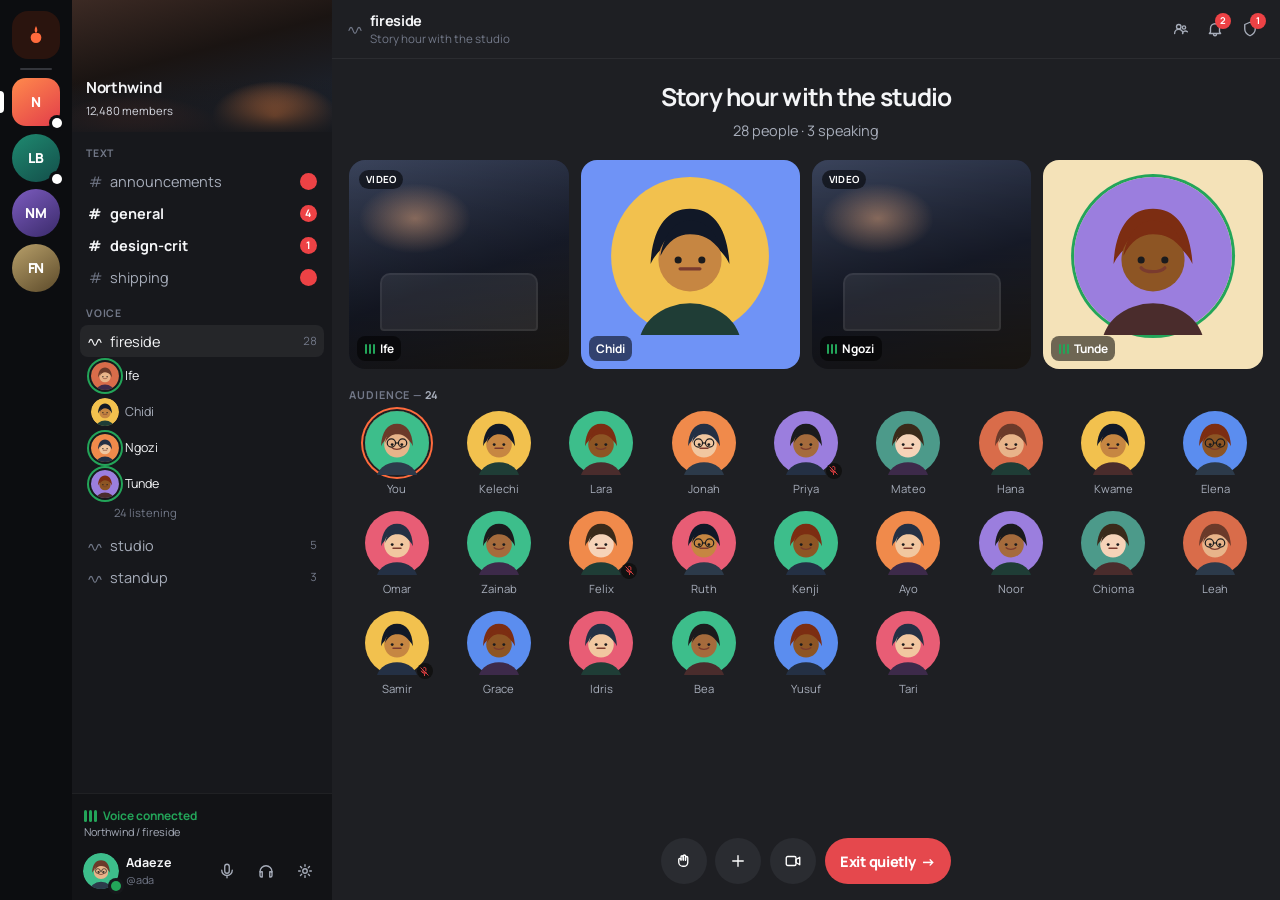
<file: hearth/index.html>
<!DOCTYPE html>
<html lang="en">
  <head>
    <meta charset="UTF-8" />
    <meta name="viewport" content="width=device-width, initial-scale=1.0" />
    <title>Hearth — Real-time communities</title>
    <meta
      name="description"
      content="Hearth is a real-time community platform for instant messaging, voice and video calls, presence, notifications, and moderation while large communities run at the same time."
    />
    <meta name="theme-color" content="#111214" />
    <link
      rel="icon"
      href="data:image/svg+xml,%3Csvg xmlns='http://www.w3.org/2000/svg' viewBox='0 0 32 32'%3E%3Crect width='32' height='32' rx='8' fill='%23111214'/%3E%3Cpath d='M16 6c2 4 2 6 0 8 3-1 6 1 6 5a6 6 0 1 1-12 0c0-4 3-6 6-5-2-2-2-4 0-8z' fill='%23ff6b3d'/%3E%3C/svg%3E"
    />
    <link rel="preconnect" href="https://fonts.googleapis.com" />
    <link rel="preconnect" href="https://fonts.gstatic.com" crossorigin />
    <link
      href="https://fonts.googleapis.com/css2?family=IBM+Plex+Mono:wght@400;500&family=Manrope:wght@400;500;600;700;800&display=swap"
      rel="stylesheet"
    />
    <link rel="stylesheet" href="css/styles.css?v=5" />
  </head>
  <body>
    <a class="skip" href="#stage">Skip to content</a>
    <div class="app" id="app">
      <aside class="rail" aria-label="Communities">
        <button class="brand" type="button" data-action="fleet" aria-label="All communities">
          <svg viewBox="0 0 32 32" aria-hidden="true">
            <path d="M16 5c2.2 4.4 2.2 6.6 0 8.8 3.4-1.1 6.6 1 6.6 5.4a6.6 6.6 0 1 1-13.2 0c0-4.4 3.2-6.5 6.6-5.4C13.8 11.6 13.8 9.4 16 5z" />
          </svg>
        </button>
        <div class="rail-rule" aria-hidden="true"></div>
        <div class="rail-list" id="rail-list"></div>
      </aside>

      <aside class="channels" id="channels" aria-label="Channels"></aside>

      <section class="stage" id="stage" tabindex="-1"></section>

      <aside class="panel" id="panel" aria-label="Details"></aside>

      <button class="scrim" type="button" data-action="close-overlay" aria-label="Close"></button>
    </div>
    <div class="toast" id="toast" role="status" aria-live="polite"></div>
    <script src="js/app.js?v=4"></script>
  </body>
</html>
</file>
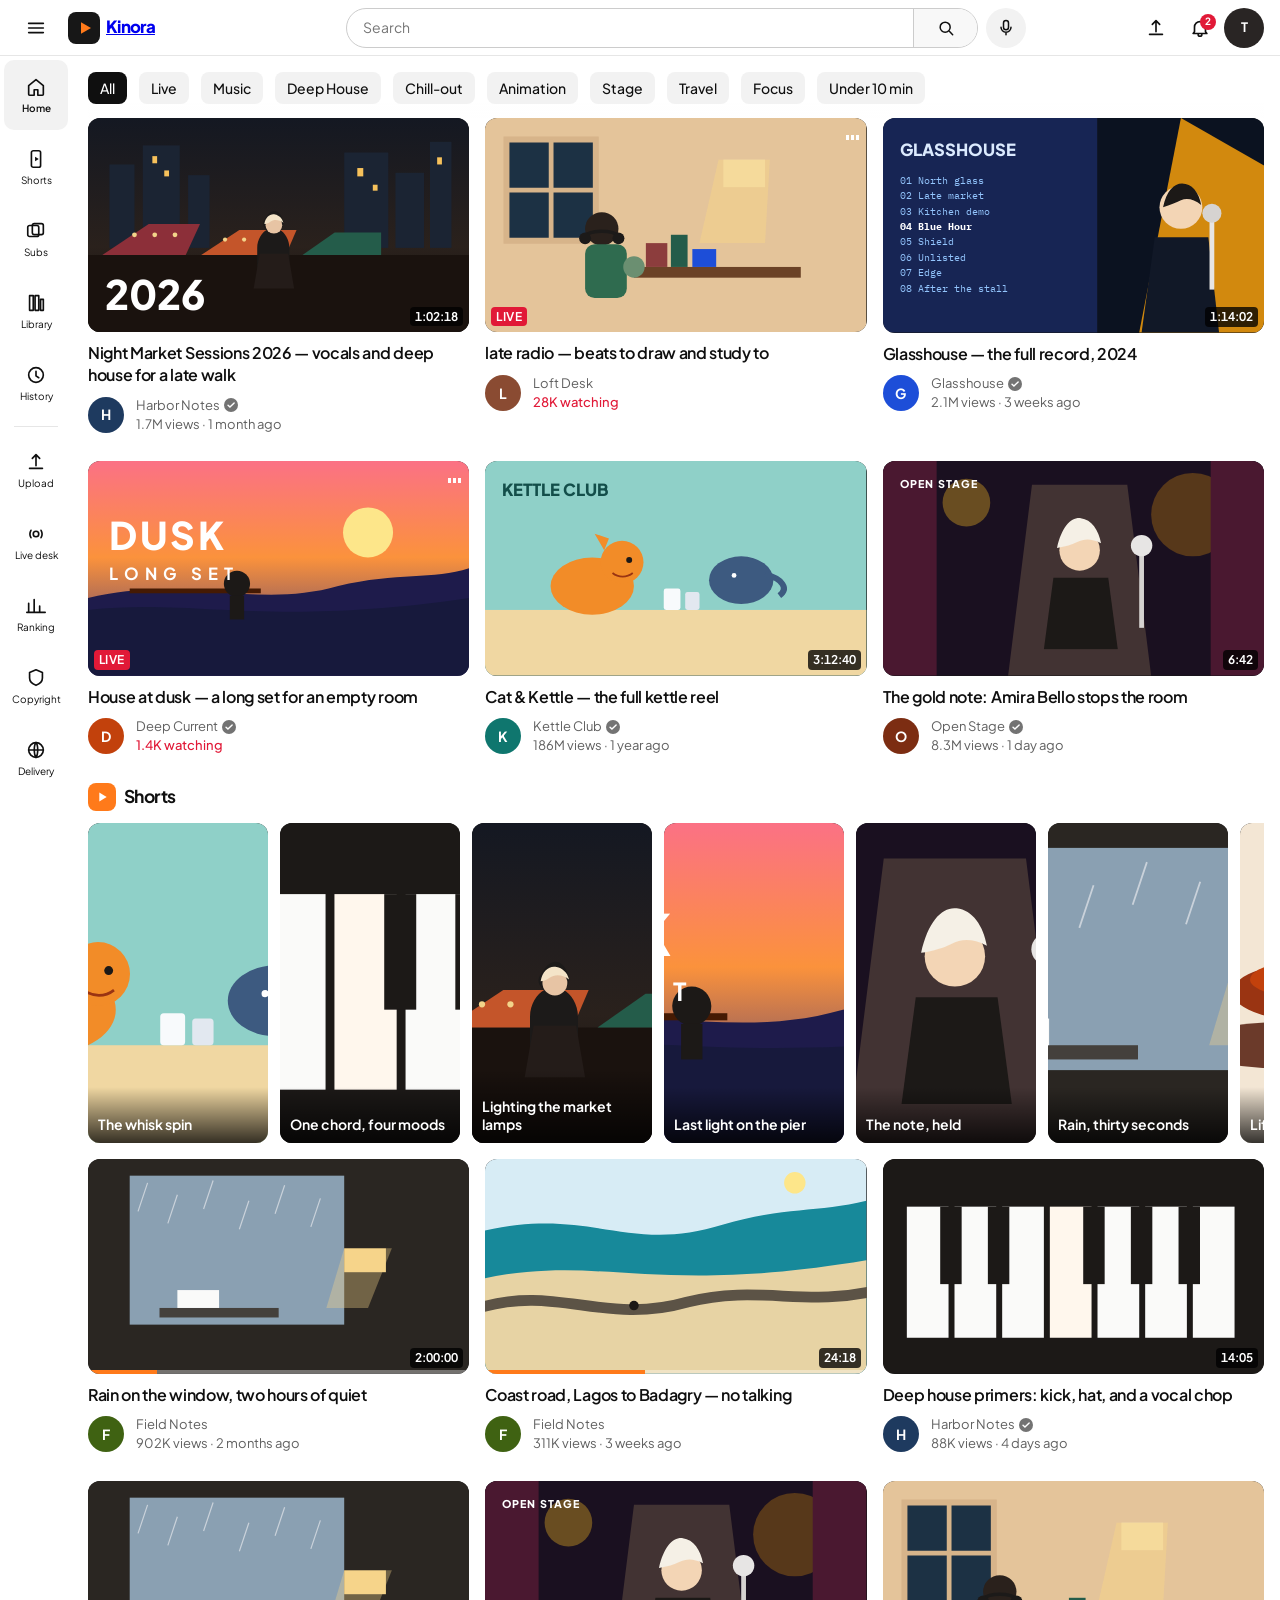
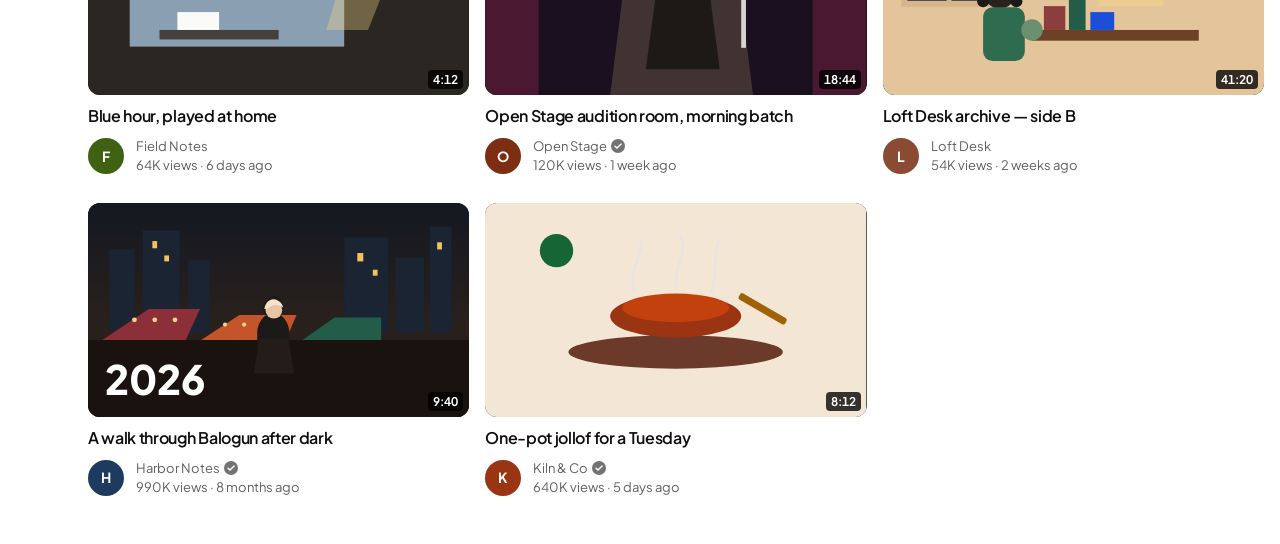
<file: kinora/index.html>
<!DOCTYPE html>
<html lang="en">
  <head>
    <meta charset="UTF-8" />
    <meta name="viewport" content="width=device-width, initial-scale=1.0" />
    <title>Kinora — Video platform</title>
    <meta
      name="description"
      content="Kinora is a video platform for uploads, transcoding, live streaming, recommendations, copyright checks, and delivery from edges around the world."
    />
    <meta name="theme-color" content="#ffffff" />
    <link
      rel="icon"
      href="data:image/svg+xml,%3Csvg xmlns='http://www.w3.org/2000/svg' viewBox='0 0 32 32'%3E%3Crect width='32' height='32' rx='8' fill='%23171717'/%3E%3Cpath d='M13 10.5v11l9-5.5-9-5.5z' fill='%23ff7a1a'/%3E%3C/svg%3E"
    />
    <link rel="preconnect" href="https://fonts.googleapis.com" />
    <link rel="preconnect" href="https://fonts.gstatic.com" crossorigin />
    <link
      href="https://fonts.googleapis.com/css2?family=IBM+Plex+Mono:wght@400;500&family=Plus+Jakarta+Sans:wght@400;500;600;700;800&display=swap"
      rel="stylesheet"
    />
    <link rel="stylesheet" href="css/styles.css?v=2" />
  </head>
  <body>
    <a class="skip" href="#content">Skip to content</a>
    <div class="app" id="app">
      <header class="top" id="top"></header>
      <div class="frame">
        <nav class="guide" id="guide" aria-label="Sections"></nav>
        <button class="scrim" type="button" data-act="close-guide" aria-label="Close menu"></button>
        <main id="content" tabindex="-1"></main>
      </div>
    </div>
    <input id="file-input" type="file" accept="video/*" hidden />
    <div class="toast" id="toast" role="status" aria-live="polite"></div>
    <script src="js/app.js?v=7"></script>
  </body>
</html>
</file>
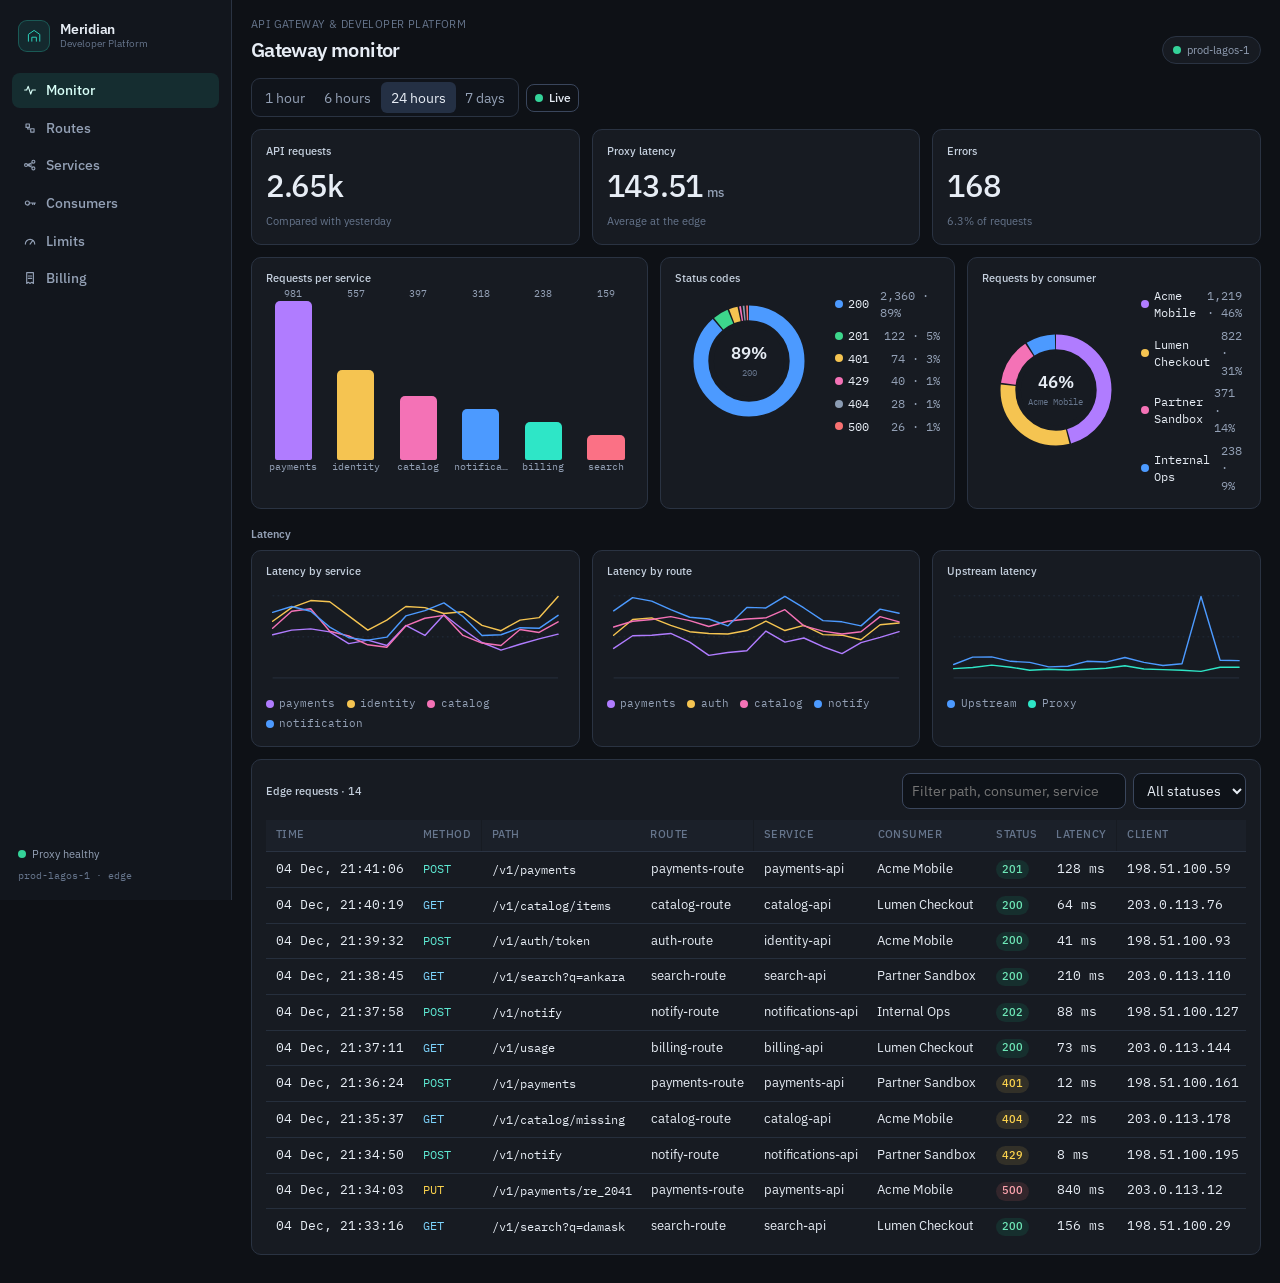
<file: meridian/index.html>
<!DOCTYPE html>
<html lang="en">
  <head>
    <meta charset="UTF-8" />
    <meta name="viewport" content="width=device-width, initial-scale=1.0" />
    <title>Meridian — API Gateway &amp; Developer Platform</title>
    <meta
      name="description"
      content="Meridian provides API authentication, rate limiting, traffic routing, service discovery, monitoring, and usage billing."
    />
    <meta name="theme-color" content="#0e1116" />
    <link rel="icon" href="data:image/svg+xml,%3Csvg xmlns='http://www.w3.org/2000/svg' viewBox='0 0 32 32'%3E%3Crect width='32' height='32' rx='8' fill='%23111827'/%3E%3Cpath d='M6 25V13L16 6l10 7v12' fill='none' stroke='%232dd4bf' stroke-width='1.8'/%3E%3Cpath d='M12 25v-7h8v7' fill='none' stroke='%232dd4bf' stroke-width='1.8'/%3E%3C/svg%3E" />
    <link rel="preconnect" href="https://fonts.googleapis.com" />
    <link rel="preconnect" href="https://fonts.gstatic.com" crossorigin />
    <link
      href="https://fonts.googleapis.com/css2?family=IBM+Plex+Mono:wght@400;500&family=IBM+Plex+Sans:wght@400;500;600&display=swap"
      rel="stylesheet"
    />
    <link rel="stylesheet" href="css/styles.css" />
  </head>
  <body>
    <a class="skip" href="#content">Skip to content</a>
    <div class="app">
      <aside class="sidebar" aria-label="Primary">
        <a class="brand" href="#monitor">
          <span class="brand-mark" aria-hidden="true">
            <svg viewBox="0 0 32 32">
              <path d="M6 25V13L16 6l10 7v12" />
              <path d="M12 25v-7h8v7" />
            </svg>
          </span>
          <span class="brand-text">
            <strong>Meridian</strong>
            <small>Developer Platform</small>
          </span>
        </a>

        <nav class="nav" aria-label="Platform">
          <a class="nav-item" href="#monitor" data-view="monitor">
            <svg viewBox="0 0 24 24" aria-hidden="true"><path d="M4 12h3l2.2-5.5L13 18l2.2-6H20" /></svg>
            Monitor
          </a>
          <a class="nav-item" href="#routes" data-view="routes">
            <svg viewBox="0 0 24 24" aria-hidden="true"><path d="M6 6h5v5H6zM13 13h5v5h-5zM8.5 11v2.5H13" /></svg>
            Routes
          </a>
          <a class="nav-item" href="#services" data-view="services">
            <svg viewBox="0 0 24 24" aria-hidden="true"><circle cx="6" cy="12" r="2.2" /><circle cx="17" cy="7" r="2.2" /><circle cx="17" cy="17" r="2.2" /><path d="M8.1 12h6.2M15.2 8.7 8.6 11.2M15.2 15.3 8.6 12.8" /></svg>
            Services
          </a>
          <a class="nav-item" href="#consumers" data-view="consumers">
            <svg viewBox="0 0 24 24" aria-hidden="true"><circle cx="8" cy="12" r="3" /><path d="M11 12h9M16 12v2.2M18.5 12v2.2" /></svg>
            Consumers
          </a>
          <a class="nav-item" href="#limits" data-view="limits">
            <svg viewBox="0 0 24 24" aria-hidden="true"><path d="M5 16.5a7 7 0 0 1 14 0" /><path d="M12 16.5 16.2 11" /></svg>
            Limits
          </a>
          <a class="nav-item" href="#billing" data-view="billing">
            <svg viewBox="0 0 24 24" aria-hidden="true"><path d="M7 4h10v16l-2.5-1.6L12 20l-2.5-1.6L7 20z" /><path d="M9.5 9h5M9.5 12.5h5" /></svg>
            Billing
          </a>
        </nav>

        <div class="sidebar-foot">
          <div class="status-pill">
            <span class="pulse" aria-hidden="true"></span>
            Proxy healthy
          </div>
          <p class="foot-meta">prod-lagos-1 · edge</p>
        </div>
      </aside>

      <div class="main">
        <header class="topbar">
          <div>
            <p class="eyebrow">API Gateway &amp; Developer Platform</p>
            <h1 id="view-title">Gateway monitor</h1>
          </div>
          <div class="cluster-chip">
            <span class="pulse" aria-hidden="true"></span>
            prod-lagos-1
          </div>
        </header>
        <main id="content"></main>
      </div>
    </div>
    <div class="toast" id="toast" role="status" aria-live="polite"></div>
    <script src="js/app.js"></script>
  </body>
</html>
</file>
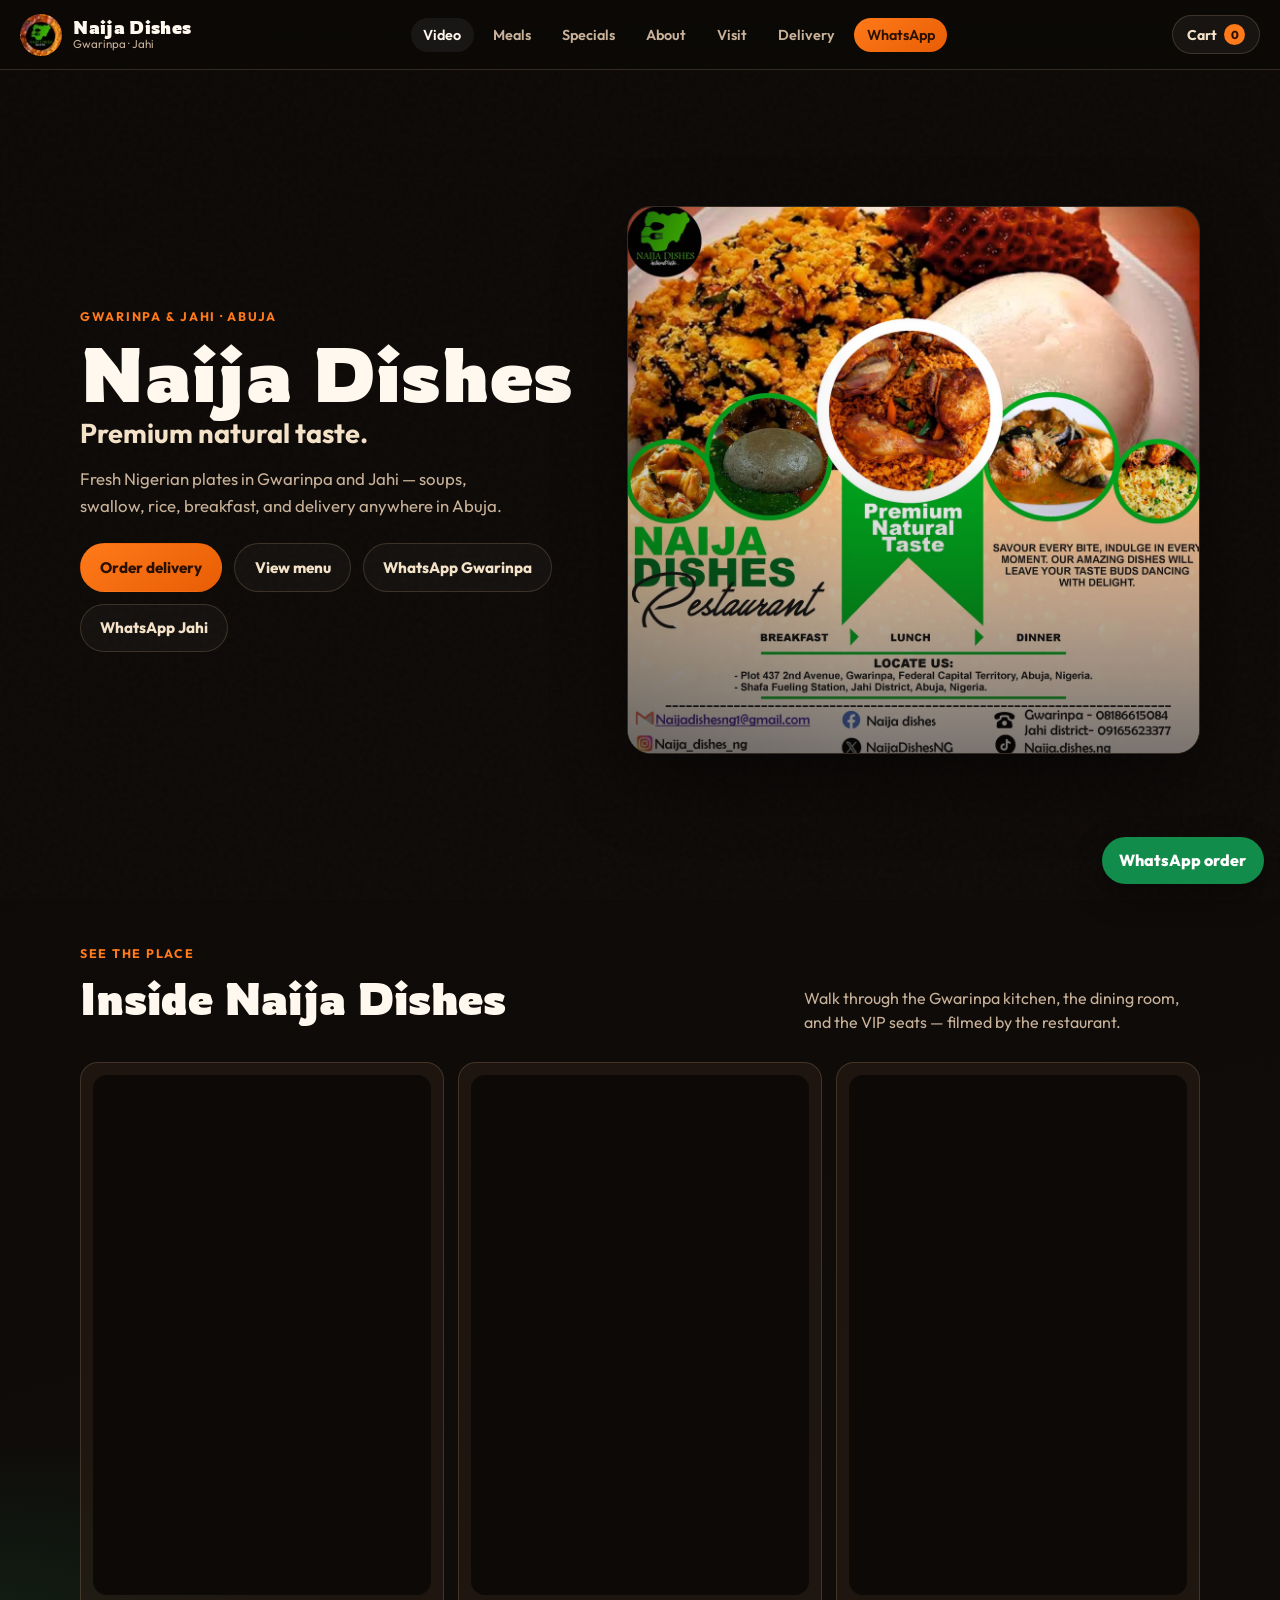
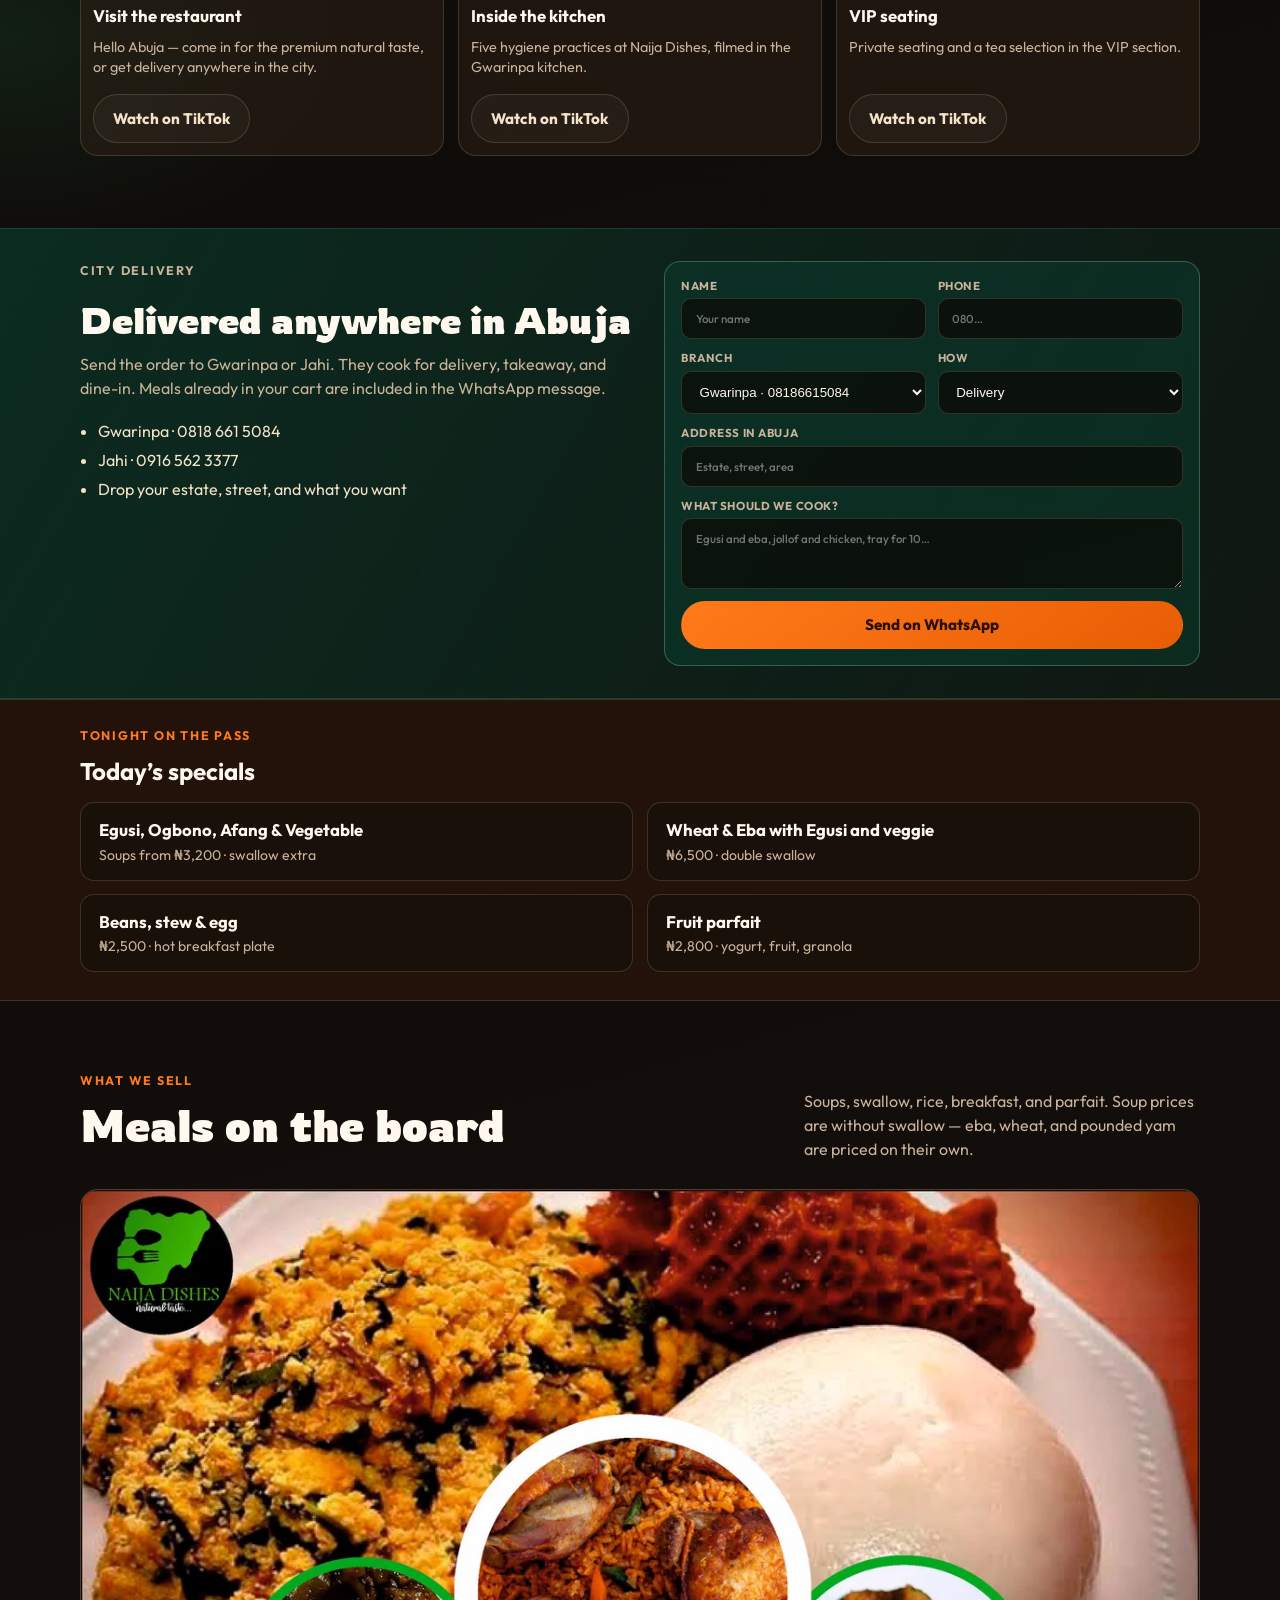
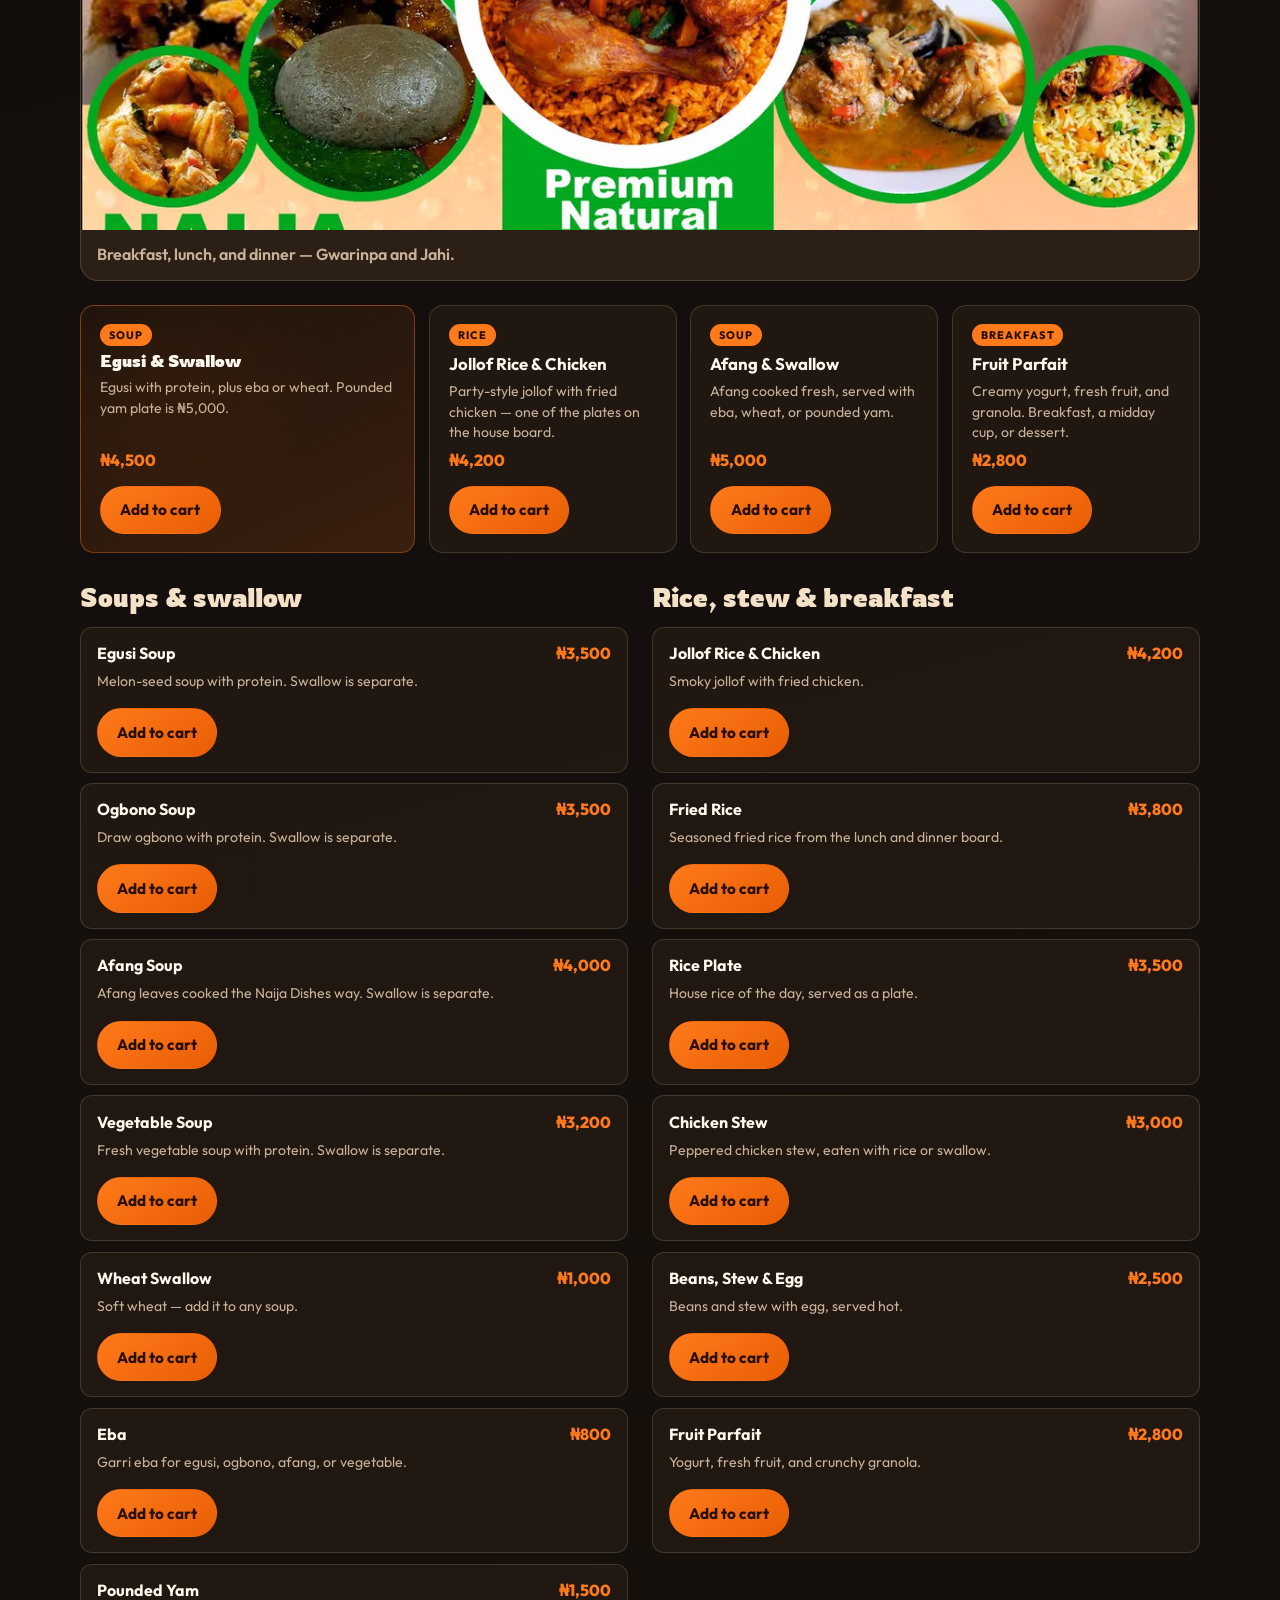
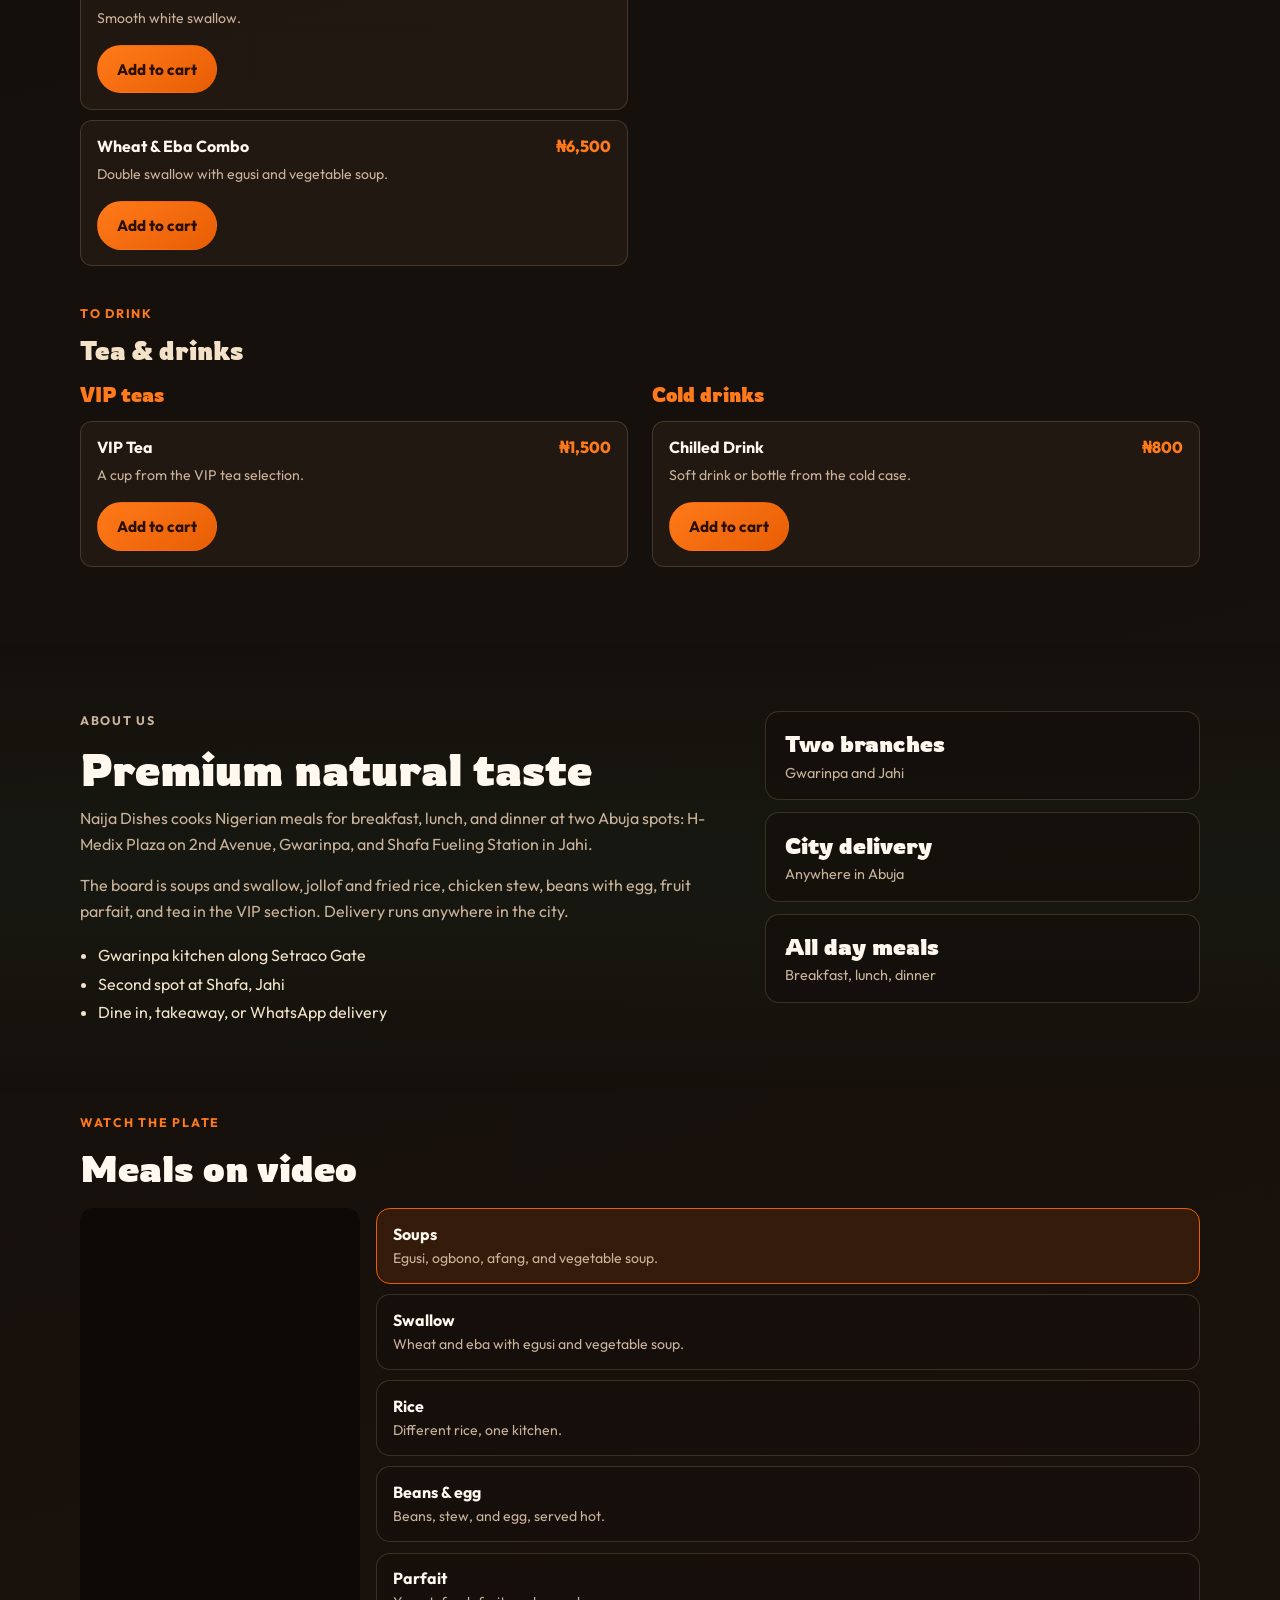
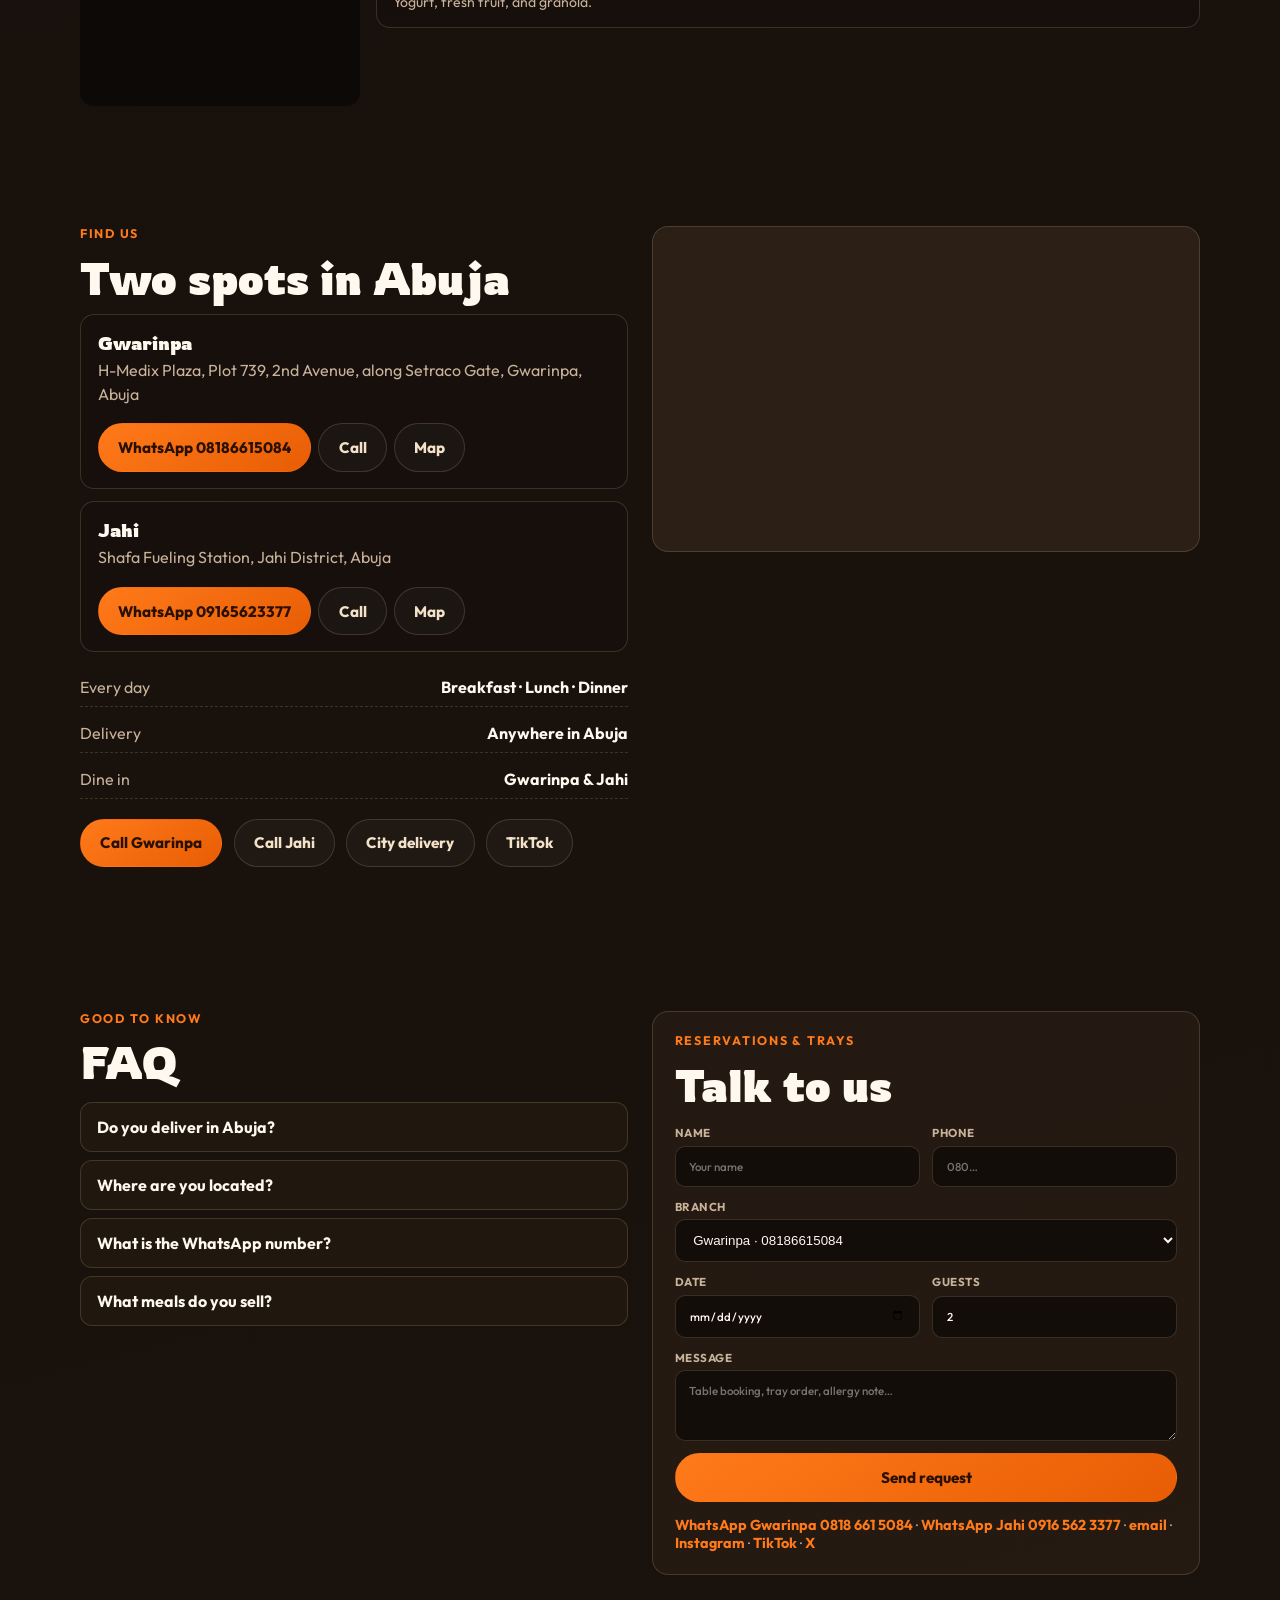
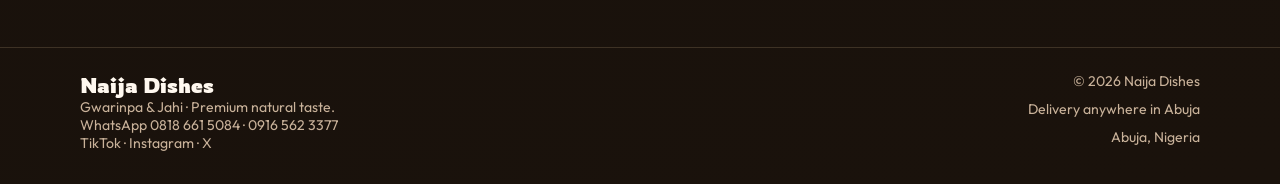
<file: naija-dishes/index.html>
<!DOCTYPE html>
<html lang="en">
  <head>
    <meta charset="UTF-8" />
    <meta name="viewport" content="width=device-width, initial-scale=1.0" />
    <title>Naija Dishes — Gwarinpa & Jahi, Abuja</title>
    <meta
      name="description"
      content="Naija Dishes in Gwarinpa and Jahi, Abuja. Soups, swallow, jollof, breakfast, and city delivery. WhatsApp 08186615084 or 09165623377."
    />
    <meta property="og:title" content="Naija Dishes — Premium natural taste" />
    <meta
      property="og:description"
      content="Egusi, afang, jollof, and breakfast in Gwarinpa and Jahi. Order on WhatsApp."
    />
    <meta property="og:type" content="website" />
    <link rel="preconnect" href="https://fonts.googleapis.com" />
    <link rel="preconnect" href="https://fonts.gstatic.com" crossorigin />
    <link
      href="https://fonts.googleapis.com/css2?family=Outfit:wght@400;500;600;700;800&family=Rowdies:wght@400;700&display=swap"
      rel="stylesheet"
    />
    <link rel="stylesheet" href="css/styles.css" />
  </head>
  <body>
    <div class="glow" aria-hidden="true"></div>

    <header class="topbar" id="topbar">
      <a class="brand" href="#home">
        <img class="brand-mark" src="assets/logo.jpg" alt="" width="42" height="42" />
        <span class="brand-text">
          <strong>Naija Dishes</strong>
          <small>Gwarinpa · Jahi</small>
        </span>
      </a>
      <button class="nav-toggle" id="nav-toggle" aria-label="Open menu">☰</button>
      <nav class="nav" id="nav">
        <a href="#place">Video</a>
        <a href="#menu">Meals</a>
        <a href="#specials">Specials</a>
        <a href="#about">About</a>
        <a href="#visit">Visit</a>
        <a href="#order">Delivery</a>
        <a href="#contact" class="nav-cta">WhatsApp</a>
      </nav>
      <button class="cart-btn" id="cart-open" aria-label="Open cart">
        Cart
        <span class="cart-count" id="cart-count">0</span>
      </button>
    </header>

    <!-- CART DRAWER -->
    <div class="cart-drawer" id="cart-drawer" hidden>
      <div class="cart-backdrop" id="cart-close-bg"></div>
      <aside class="cart-panel" role="dialog" aria-label="Food cart">
        <div class="cart-head">
          <h2>Your cart</h2>
          <button class="icon-close" id="cart-close" aria-label="Close cart">×</button>
        </div>
        <div class="cart-items" id="cart-items"></div>
        <div class="cart-foot">
          <div class="cart-total">
            <span>Total</span>
            <strong id="cart-total">₦0</strong>
          </div>
          <label class="cart-branch">Send order to
            <select id="cart-branch"></select>
          </label>
          <button class="btn btn-primary btn-block" id="cart-whatsapp">Order via WhatsApp</button>
          <button class="btn btn-ghost btn-block" id="cart-clear">Clear cart</button>
        </div>
      </aside>
    </div>

    <main>
      <!-- HERO -->
      <section class="hero" id="home">
        <div class="hero-media reveal delay-1">
          <img
            src="assets/naija-dishes-meals.webp"
            alt="Naija Dishes plates: egusi with swallow, jollof and chicken, vegetable soup, chicken stew, and fried rice"
            width="1200"
            height="1148"
          />
          <div class="hero-media-fade"></div>
        </div>
        <div class="hero-copy">
          <p class="eyebrow reveal">Gwarinpa & Jahi · Abuja</p>
          <h1 class="reveal delay-1">
            <span class="brand-line">Naija Dishes</span>
            <span class="tag" id="tagline">Local soul. World plate.</span>
          </h1>
          <p class="lead reveal delay-2" id="lead"></p>
          <div class="hero-actions reveal delay-3">
            <a class="btn btn-primary" href="#order">Order delivery</a>
            <a class="btn btn-ghost" href="#menu">View menu</a>
            <a class="btn btn-ghost" id="hero-whatsapp" href="#" target="_blank" rel="noopener">WhatsApp Gwarinpa</a>
            <a class="btn btn-ghost" id="hero-whatsapp-jahi" href="#" target="_blank" rel="noopener">WhatsApp Jahi</a>
          </div>
        </div>
      </section>

      <!-- PLACE VIDEO -->
      <section class="section place" id="place">
        <div class="section-inner">
          <div class="section-head">
            <div>
              <p class="eyebrow">See the place</p>
              <h2>Inside Naija Dishes</h2>
            </div>
            <p class="muted">Walk through the Gwarinpa kitchen, the dining room, and the VIP seats — filmed by the restaurant.</p>
          </div>
          <div class="video-grid" id="place-videos"></div>
        </div>
      </section>

      <!-- DELIVERY -->
      <section class="chowdeck-band" id="order">
        <div class="section-inner order-layout">
          <div class="chowdeck-copy">
            <p class="eyebrow">City delivery</p>
            <h2>Delivered anywhere in Abuja</h2>
            <p>
              Send the order to Gwarinpa or Jahi. They cook for delivery, takeaway, and dine-in.
              Meals already in your cart are included in the WhatsApp message.
            </p>
            <ul class="about-points">
              <li>Gwarinpa · 0818 661 5084</li>
              <li>Jahi · 0916 562 3377</li>
              <li>Drop your estate, street, and what you want</li>
            </ul>
          </div>
          <form class="order-card" id="order-form" novalidate>
            <label>Name<input class="input" id="o-name" required placeholder="Your name" /></label>
            <label>Phone<input class="input" id="o-phone" required placeholder="080…" /></label>
            <label>Branch
              <select class="input" id="o-branch"></select>
            </label>
            <label>How
              <select class="input" id="o-type">
                <option value="Delivery">Delivery</option>
                <option value="Takeaway">Takeaway</option>
                <option value="Dine-in">Dine-in</option>
              </select>
            </label>
            <label class="span-2" id="o-address-wrap">Address in Abuja
              <input class="input" id="o-address" placeholder="Estate, street, area" />
            </label>
            <label class="span-2">What should we cook?
              <textarea class="input" id="o-note" rows="3" placeholder="Egusi and eba, jollof and chicken, tray for 10…"></textarea>
            </label>
            <p class="form-note span-2" id="order-note" hidden></p>
            <button class="btn btn-primary span-2" type="submit">Send on WhatsApp</button>
          </form>
        </div>
      </section>

      <!-- SPECIALS -->
      <section class="specials" id="specials">
        <div class="section-inner">
          <p class="eyebrow">Tonight on the pass</p>
          <h2>Today’s specials</h2>
          <div class="special-row" id="specials-row"></div>
        </div>
      </section>

      <!-- MENU -->
      <section class="section" id="menu">
        <div class="section-inner">
          <div class="section-head">
            <div>
              <p class="eyebrow">What we sell</p>
              <h2>Meals on the board</h2>
            </div>
            <p class="muted">Soups, swallow, rice, breakfast, and parfait. Soup prices are without swallow — eba, wheat, and pounded yam are priced on their own.</p>
          </div>

          <figure class="meal-poster">
            <img src="assets/naija-dishes-meals.webp" alt="Naija Dishes meals: egusi with swallow, jollof and chicken, vegetable soup, chicken stew, and fried rice" width="1200" height="1148" />
            <figcaption>Breakfast, lunch, and dinner — Gwarinpa and Jahi.</figcaption>
          </figure>

          <div class="menu-featured" id="menu-featured"></div>

          <div class="menu-grid">
            <div>
              <h3 class="menu-col-title">Soups & swallow</h3>
              <div class="dish-list" id="local-dishes"></div>
            </div>
            <div>
              <h3 class="menu-col-title">Rice, stew & breakfast</h3>
              <div class="dish-list" id="world-dishes"></div>
            </div>
          </div>

          <div class="drinks-head">
            <p class="eyebrow">To drink</p>
            <h3 class="menu-col-title">Tea & drinks</h3>
          </div>
          <div class="menu-grid drinks-grid">
            <div>
              <h3 class="menu-col-title drinks-sub">VIP teas</h3>
              <div class="dish-list" id="soft-drinks"></div>
            </div>
            <div>
              <h3 class="menu-col-title drinks-sub">Cold drinks</h3>
              <div class="dish-list" id="local-drinks"></div>
            </div>
          </div>
        </div>
      </section>

      <!-- ABOUT -->
      <section class="section about" id="about">
        <div class="section-inner about-grid">
          <div>
            <p class="eyebrow">About us</p>
            <h2>Premium natural taste</h2>
            <p>
              Naija Dishes cooks Nigerian meals for breakfast, lunch, and dinner at two Abuja
              spots: H-Medix Plaza on 2nd Avenue, Gwarinpa, and Shafa Fueling Station in Jahi.
            </p>
            <p>
              The board is soups and swallow, jollof and fried rice, chicken stew, beans with
              egg, fruit parfait, and tea in the VIP section. Delivery runs anywhere in the city.
            </p>
            <ul class="about-points">
              <li>Gwarinpa kitchen along Setraco Gate</li>
              <li>Second spot at Shafa, Jahi</li>
              <li>Dine in, takeaway, or WhatsApp delivery</li>
            </ul>
          </div>
          <div class="about-card">
            <div class="about-stat">
              <strong>Two branches</strong>
              <span>Gwarinpa and Jahi</span>
            </div>
            <div class="about-stat">
              <strong>City delivery</strong>
              <span>Anywhere in Abuja</span>
            </div>
            <div class="about-stat">
              <strong>All day meals</strong>
              <span>Breakfast, lunch, dinner</span>
            </div>
          </div>
        </div>
      </section>

      <!-- MEAL CLIPS -->
      <section class="gallery" id="clips" aria-label="Meal videos">
        <div class="section-inner">
          <div class="gallery-head">
            <p class="eyebrow">Watch the plate</p>
            <h2>Meals on video</h2>
          </div>
          <div class="meal-stage">
            <div class="video-frame meal-player">
              <iframe
                id="meal-player"
                title="Soups"
                src="https://www.tiktok.com/embed/v2/7677577295925726471"
                loading="lazy"
                allow="fullscreen; encrypted-media"
                allowfullscreen
              ></iframe>
            </div>
            <div class="meal-picks" id="meal-picks"></div>
          </div>
        </div>
      </section>

      <!-- VISIT -->
      <section class="section" id="visit">
        <div class="section-inner visit-grid">
          <div>
            <p class="eyebrow">Find us</p>
            <h2>Two spots in Abuja</h2>
            <div class="branch-list" id="branches"></div>
            <div class="hours" id="hours"></div>
            <div class="visit-actions">
              <a class="btn btn-primary" id="call-link" href="#">Call Gwarinpa</a>
              <a class="btn btn-ghost" id="call-jahi" href="#">Call Jahi</a>
              <a class="btn btn-ghost" href="#order">City delivery</a>
              <a class="btn btn-ghost" id="visit-website" href="https://www.tiktok.com/@naija.dishes.ng" target="_blank" rel="noopener">TikTok</a>
            </div>
          </div>
          <div class="map-frame">
            <iframe
              id="branch-map"
              title="Map of Naija Dishes Gwarinpa"
              loading="lazy"
              referrerpolicy="no-referrer-when-downgrade"
              src="https://maps.google.com/maps?q=H-Medix%20Plaza%202nd%20Avenue%20Gwarinpa%20Abuja&z=16&output=embed"
            ></iframe>
          </div>
        </div>
      </section>

      <!-- FAQ + CONTACT -->
      <section class="section contact-section" id="contact">
        <div class="section-inner contact-grid">
          <div>
            <p class="eyebrow">Good to know</p>
            <h2>FAQ</h2>
            <div class="faq" id="faq"></div>
          </div>
          <div class="contact-card">
            <p class="eyebrow">Reservations & trays</p>
            <h2>Talk to us</h2>
            <form id="contact-form" novalidate>
              <label>Name<input class="input" id="f-name" required placeholder="Your name" /></label>
              <label>Phone<input class="input" id="f-phone" required placeholder="080…" /></label>
              <label class="span-2">Branch
                <select class="input" id="f-branch"></select>
              </label>
              <label>Date<input class="input" id="f-date" type="date" required /></label>
              <label>Guests<input class="input" id="f-guests" type="number" min="1" max="40" value="2" required /></label>
              <label class="span-2">Message<textarea class="input" id="f-msg" rows="3" placeholder="Table booking, tray order, allergy note…"></textarea></label>
              <p class="form-note span-2" id="form-note" hidden></p>
              <button class="btn btn-primary span-2" type="submit">Send request</button>
            </form>
            <p class="contact-alt">
              <a id="wa-link" href="#" target="_blank" rel="noopener">WhatsApp Gwarinpa 0818 661 5084</a>
              ·
              <a id="wa-link-jahi" href="#" target="_blank" rel="noopener">WhatsApp Jahi 0916 562 3377</a>
              ·
              <a id="mail-link" href="#">email</a>
              ·
              <a id="contact-instagram" href="https://www.instagram.com/naija_dishes_ng/" target="_blank" rel="noopener">Instagram</a>
              ·
              <a id="contact-website" href="https://www.tiktok.com/@naija.dishes.ng" target="_blank" rel="noopener">TikTok</a>
              ·
              <a id="contact-x" href="https://x.com/NaijaDishesNG" target="_blank" rel="noopener">X</a>
            </p>
          </div>
        </div>
      </section>
    </main>

    <footer class="footer">
      <div class="footer-inner">
        <div>
          <strong>Naija Dishes</strong>
          <p>Gwarinpa & Jahi · Premium natural taste.</p>
          <p>
            WhatsApp
            <a id="footer-wa" href="#" target="_blank" rel="noopener">0818 661 5084</a>
            ·
            <a id="footer-wa-jahi" href="#" target="_blank" rel="noopener">0916 562 3377</a>
          </p>
          <p>
            <a id="footer-website" href="https://www.tiktok.com/@naija.dishes.ng" target="_blank" rel="noopener">TikTok</a>
            ·
            <a id="footer-ig" href="https://www.instagram.com/naija_dishes_ng/" target="_blank" rel="noopener">Instagram</a>
            ·
            <a id="footer-x" href="https://x.com/NaijaDishesNG" target="_blank" rel="noopener">X</a>
          </p>
        </div>
        <div class="footer-meta">
          <span>© <span id="year"></span> Naija Dishes</span>
          <span>Delivery anywhere in Abuja</span>
          <span>Abuja, Nigeria</span>
        </div>
      </div>
    </footer>

    <a class="wa-float" id="wa-float" href="#" target="_blank" rel="noopener">WhatsApp order</a>

    <script src="js/data.js"></script>
    <script src="js/main.js"></script>
  </body>
</html>
</file>
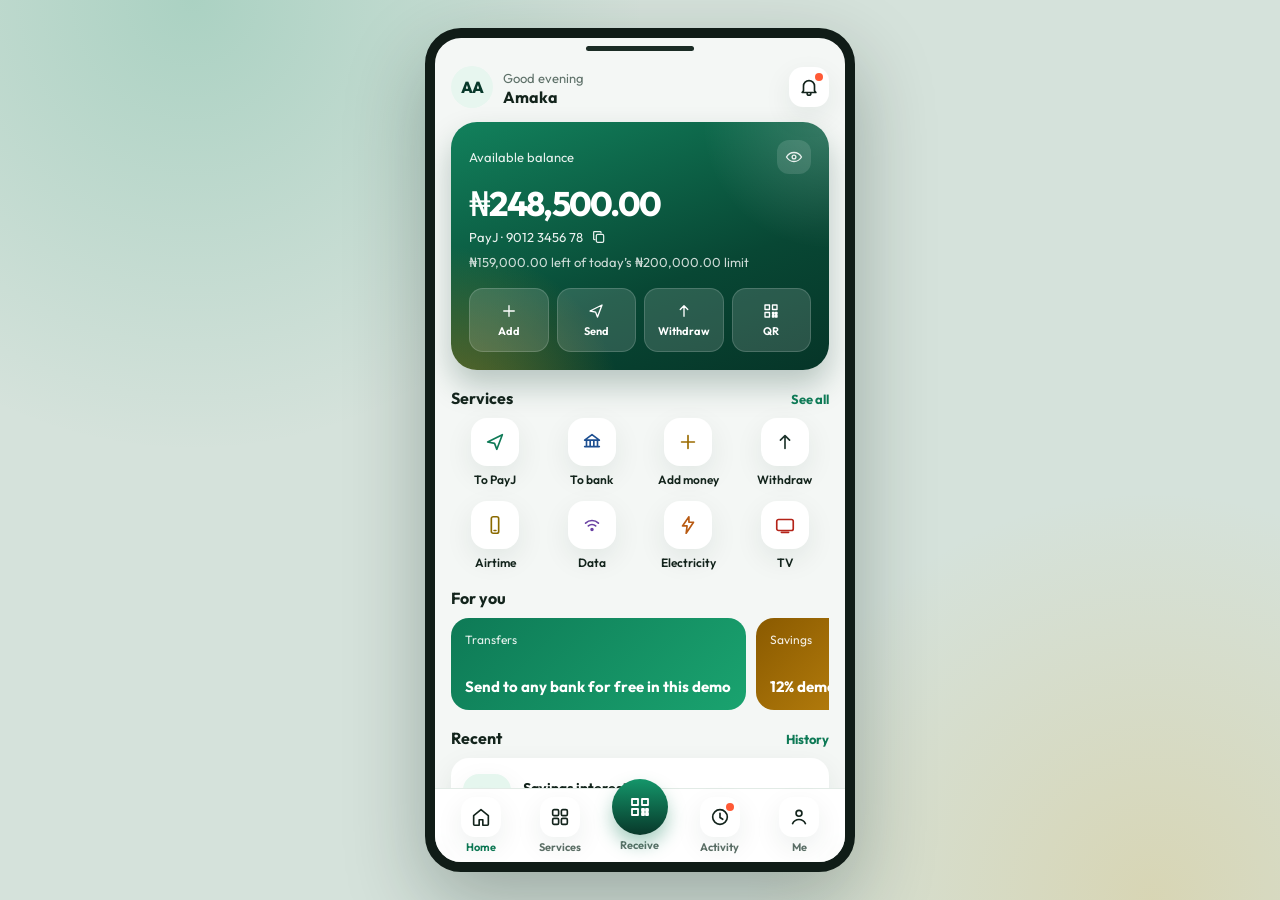
<file: payj/index.html>
<!doctype html>
<html lang="en">
  <head>
    <meta charset="UTF-8" />
    <meta name="viewport" content="width=device-width, initial-scale=1, viewport-fit=cover" />
    <meta name="theme-color" content="#0e7a56" />
    <meta
      name="description"
      content="PayJ is a demo mobile wallet for transfers, bills, airtime, savings, and cards."
    />
    <link rel="icon" href="/payj/favicon.svg" type="image/svg+xml" />
    <link rel="manifest" href="/payj/manifest.json" />
    <link rel="preconnect" href="https://fonts.googleapis.com" />
    <link rel="preconnect" href="https://fonts.gstatic.com" crossorigin />
    <link
      href="https://fonts.googleapis.com/css2?family=Outfit:wght@400;500;600;700;800&display=swap"
      rel="stylesheet"
    />
    <title>PayJ</title>
    <script type="module" crossorigin src="/payj/assets/index-D9BOm0iD.js"></script>
    <link rel="stylesheet" crossorigin href="/payj/assets/index-d4mnJM79.css">
  </head>
  <body>
    <div id="root"></div>
  </body>
</html>
</file>
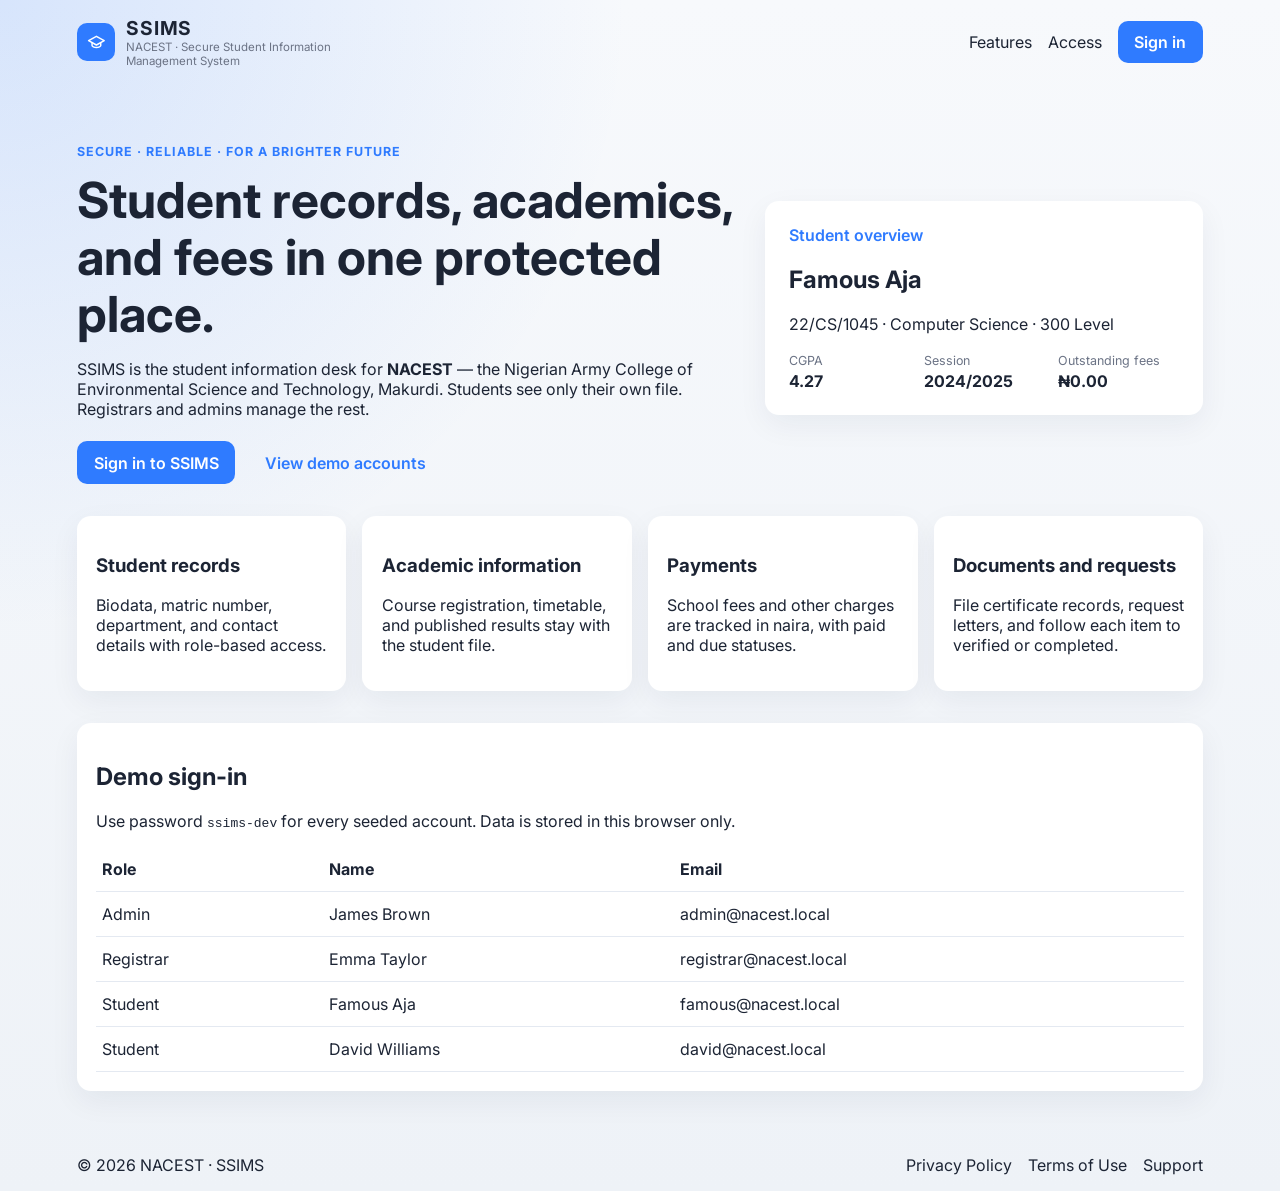
<file: ssims/index.html>
<!DOCTYPE html>
<html lang="en">
  <head>
    <meta charset="utf-8" />
    <meta name="viewport" content="width=device-width, initial-scale=1" />
    <title>SSIMS · NACEST</title>
    <link rel="preconnect" href="https://fonts.googleapis.com" />
    <link rel="preconnect" href="https://fonts.gstatic.com" crossorigin />
    <link href="https://fonts.googleapis.com/css2?family=Inter:wght@400;500;600;700&display=swap" rel="stylesheet" />
    <link rel="stylesheet" href="css/style.css" />
  </head>
  <body class="page-public">
    <a class="skip" href="#content">Skip to content</a>
    <header class="public-header">
      <a class="brand" href="index.html">
        <span class="brand-icon" aria-hidden="true">
          <svg viewBox="0 0 24 24"><path d="M3 10 12 5l9 5-9 5-9-5Z" /><path d="M7 12.5V16c0 .5 2.2 2 5 2s5-1.5 5-2v-3.5" /></svg>
        </span>
        <span>
          <strong>SSIMS</strong>
          <small>NACEST · Secure Student Information Management System</small>
        </span>
      </a>
      <nav class="public-nav">
        <a href="#features">Features</a>
        <a href="#access">Access</a>
        <a class="btn btn-primary" href="login.html">Sign in</a>
      </nav>
    </header>
    <main id="content">
      <section class="hero">
        <div class="hero-copy">
          <p class="eyebrow">Secure · Reliable · For a brighter future</p>
          <h1>Student records, academics, and fees in one protected place.</h1>
          <p>
            SSIMS is the student information desk for <strong>NACEST</strong> —
            the Nigerian Army College of Environmental Science and Technology, Makurdi.
            Students see only their own file. Registrars and admins manage the rest.
          </p>
          <div class="hero-actions">
            <a class="btn btn-primary" href="login.html">Sign in to SSIMS</a>
            <a class="btn btn-ghost" href="#access">View demo accounts</a>
          </div>
        </div>
        <div class="hero-card">
          <p class="hero-card-kicker">Student overview</p>
          <h2>Famous Aja</h2>
          <p>22/CS/1045 · Computer Science · 300 Level</p>
          <dl>
            <div><dt>CGPA</dt><dd>4.27</dd></div>
            <div><dt>Session</dt><dd>2024/2025</dd></div>
            <div><dt>Outstanding fees</dt><dd>₦0.00</dd></div>
          </dl>
        </div>
      </section>
      <section id="features" class="feature-grid">
        <article>
          <h3>Student records</h3>
          <p>Biodata, matric number, department, and contact details with role-based access.</p>
        </article>
        <article>
          <h3>Academic information</h3>
          <p>Course registration, timetable, and published results stay with the student file.</p>
        </article>
        <article>
          <h3>Payments</h3>
          <p>School fees and other charges are tracked in naira, with paid and due statuses.</p>
        </article>
        <article>
          <h3>Documents and requests</h3>
          <p>File certificate records, request letters, and follow each item to verified or completed.</p>
        </article>
      </section>
      <section id="access" class="access-panel">
        <h2>Demo sign-in</h2>
        <p>Use password <code>ssims-dev</code> for every seeded account. Data is stored in this browser only.</p>
        <table class="simple-table">
          <thead>
            <tr><th>Role</th><th>Name</th><th>Email</th></tr>
          </thead>
          <tbody>
            <tr><td>Admin</td><td>James Brown</td><td>admin@nacest.local</td></tr>
            <tr><td>Registrar</td><td>Emma Taylor</td><td>registrar@nacest.local</td></tr>
            <tr><td>Student</td><td>Famous Aja</td><td>famous@nacest.local</td></tr>
            <tr><td>Student</td><td>David Williams</td><td>david@nacest.local</td></tr>
          </tbody>
        </table>
      </section>
    </main>
    <footer class="site-footer">
      <span>© 2026 NACEST · SSIMS</span>
      <nav>
        <a href="login.html">Privacy Policy</a>
        <a href="login.html">Terms of Use</a>
        <a href="login.html">Support</a>
      </nav>
    </footer>
  </body>
</html>
</file>
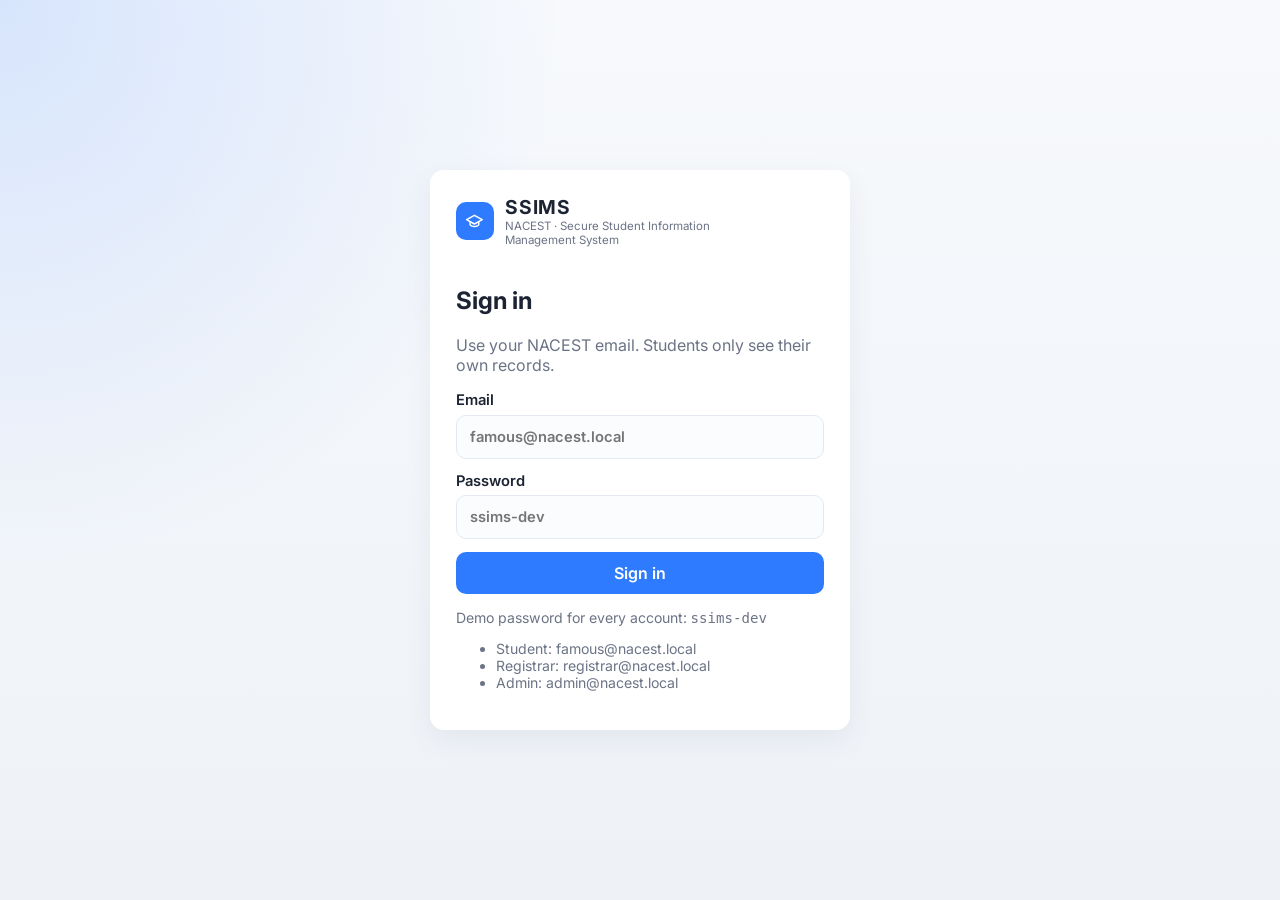
<file: ssims/login.html>
<!DOCTYPE html>
<html lang="en">
  <head>
    <meta charset="utf-8" />
    <meta name="viewport" content="width=device-width, initial-scale=1" />
    <title>Sign in · NACEST SSIMS</title>
    <link rel="preconnect" href="https://fonts.googleapis.com" />
    <link rel="preconnect" href="https://fonts.gstatic.com" crossorigin />
    <link href="https://fonts.googleapis.com/css2?family=Inter:wght@400;500;600;700&display=swap" rel="stylesheet" />
    <link rel="stylesheet" href="css/style.css" />
  </head>
  <body class="page-public page-login">
    <a class="skip" href="#content">Skip to content</a>
    <main id="content" class="login-wrap">
      <section class="login-card">
        <a class="brand brand-center" href="index.html">
          <span class="brand-icon" aria-hidden="true">
            <svg viewBox="0 0 24 24"><path d="M3 10 12 5l9 5-9 5-9-5Z" /><path d="M7 12.5V16c0 .5 2.2 2 5 2s5-1.5 5-2v-3.5" /></svg>
          </span>
          <span>
            <strong>SSIMS</strong>
            <small>NACEST · Secure Student Information Management System</small>
          </span>
        </a>
        <h1>Sign in</h1>
        <p class="muted">Use your NACEST email. Students only see their own records.</p>
        <div class="alert alert-danger" id="login-error" hidden></div>
        <form id="login-form">
          <label>
            Email
            <input type="email" name="email" autocomplete="username" required placeholder="famous@nacest.local" />
          </label>
          <label>
            Password
            <input type="password" name="password" autocomplete="current-password" required placeholder="ssims-dev" />
          </label>
          <button class="btn btn-primary btn-block" type="submit">Sign in</button>
        </form>
        <p class="hint">Demo password for every account: <code>ssims-dev</code></p>
        <ul class="hint-list">
          <li>Student: famous@nacest.local</li>
          <li>Registrar: registrar@nacest.local</li>
          <li>Admin: admin@nacest.local</li>
        </ul>
      </section>
    </main>
    <script src="js/store.js"></script>
    <script src="js/auth.js"></script>
    <script src="js/login.js"></script>
  </body>
</html>
</file>
<file: styles.css>
:root {
  --bg: hsl(142 48% 24%);
  --fg: hsl(0 0% 98%);
  --muted: hsl(240 5% 64.9%);
  --muted-bg: hsl(240 3.7% 15.9%);
  --primary: hsl(263 70% 50%);
  --primary-glow: hsl(263 70% 65%);
  --card: linear-gradient(145deg, hsl(240 10% 3.9% / 0.8), hsl(240 3.7% 15.9% / 0.4));
  --hero: linear-gradient(135deg, hsl(263 70% 50%), hsl(280 90% 40%), hsl(263 70% 65%));
  --shadow: 0 20px 25px -5px hsl(240 10% 3.9% / 0.4), 0 10px 10px -5px hsl(240 10% 3.9% / 0.04);
  --sans: Inter, system-ui, sans-serif;
  --display: Poppins, system-ui, sans-serif;
  --shell: 72rem;
}

* {
  box-sizing: border-box;
}

html {
  scroll-behavior: smooth;
}

body {
  margin: 0;
  background: var(--bg);
  color: var(--fg);
  font-family: var(--sans);
  font-size: 1rem;
  line-height: 1.6;
}

img {
  max-width: 100%;
  display: block;
}

a {
  color: inherit;
  text-decoration: none;
}

button,
input,
textarea {
  font: inherit;
  color: inherit;
}

::selection {
  background: var(--primary);
  color: white;
}

.skip {
  position: absolute;
  left: 1rem;
  top: 0.75rem;
  transform: translateY(-150%);
  background: white;
  color: black;
  padding: 0.4rem 0.7rem;
  z-index: 80;
}

.skip:focus {
  transform: none;
}

.shell {
  width: min(var(--shell), calc(100% - 3rem));
  margin: 0 auto;
}

section {
  scroll-margin-top: 5.5rem;
}

.nav {
  position: fixed;
  inset: 0 0 auto 0;
  z-index: 50;
  transition: background 0.3s ease, box-shadow 0.3s ease;
}

.nav.is-scrolled,
.nav.is-open {
  background: hsl(142 48% 24% / 0.96);
  backdrop-filter: blur(12px);
  box-shadow: 0 10px 30px hsl(240 10% 3.9% / 0.45);
}

.nav-bar {
  display: flex;
  align-items: center;
  justify-content: space-between;
  gap: 1.5rem;
  min-height: 4.5rem;
}

.brand {
  font-family: var(--display);
  font-size: 1.5rem;
  font-weight: 700;
  background: linear-gradient(90deg, var(--primary), var(--primary-glow), var(--primary));
  -webkit-background-clip: text;
  background-clip: text;
  color: transparent;
}

.nav-desktop {
  display: flex;
  align-items: center;
  gap: 2rem;
}

.nav-desktop a:not(.btn),
.mobile-menu a:not(.btn) {
  color: hsl(0 0% 98% / 0.8);
  font-weight: 500;
}

.nav-desktop a:not(.btn):hover,
.mobile-menu a:not(.btn):hover,
.footer a:hover,
.contact-detail a:hover {
  color: var(--primary-glow);
}

.menu-button {
  display: none;
  width: 2.5rem;
  height: 2.5rem;
  border: 0;
  border-radius: 0.5rem;
  background: transparent;
  color: var(--fg);
  padding: 0.35rem;
}

.menu-button svg,
.icon-button svg,
.skill-icon svg,
.scroll-cue svg,
.btn svg {
  width: 1.25rem;
  height: 1.25rem;
  fill: none;
  stroke: currentColor;
  stroke-width: 1.8;
  stroke-linecap: round;
  stroke-linejoin: round;
}

.mobile-menu {
  border-top: 1px solid hsl(240 3.7% 15.9% / 0.6);
  background: var(--bg);
}

.mobile-menu nav {
  display: flex;
  flex-direction: column;
  gap: 0.85rem;
  width: min(var(--shell), calc(100% - 3rem));
  margin: 0 auto;
  padding: 1rem 0 1.25rem;
}

.btn {
  display: inline-flex;
  align-items: center;
  justify-content: center;
  gap: 0.45rem;
  min-height: 2.5rem;
  padding: 0.5rem 1rem;
  border-radius: 0.375rem;
  border: 1px solid transparent;
  font-size: 0.95rem;
  font-weight: 500;
  cursor: pointer;
  transition: background 0.3s ease, box-shadow 0.3s ease, transform 0.3s ease, border-color 0.3s ease;
}

.btn-lg {
  min-height: 2.75rem;
  padding: 0.65rem 1.6rem;
}

.btn-primary {
  background: var(--primary);
  color: white;
}

.btn-primary:hover {
  background: hsl(263 70% 46%);
  box-shadow: 0 0 40px hsl(263 70% 65% / 0.45);
}

.btn-outline {
  background: transparent;
  color: white;
  border-color: hsl(0 0% 100% / 0.2);
}

.btn-outline:hover {
  background: hsl(0 0% 100% / 0.1);
}

.icon-button {
  display: inline-flex;
  align-items: center;
  justify-content: center;
  width: 2.5rem;
  height: 2.5rem;
  border-radius: 0.5rem;
  color: white;
}

.icon-button:hover {
  color: var(--primary-glow);
  background: hsl(0 0% 100% / 0.1);
}

a:focus-visible,
button:focus-visible,
input:focus-visible,
textarea:focus-visible {
  outline: 2px solid var(--primary-glow);
  outline-offset: 3px;
}

.hero {
  position: relative;
  min-height: 100vh;
  display: flex;
  align-items: center;
  justify-content: center;
  overflow: hidden;
  padding: 7rem 1.5rem 4rem;
}

.hero-gradient,
.hero-photo,
.orb {
  position: absolute;
  inset: 0;
  pointer-events: none;
}

.hero-gradient {
  background: var(--hero);
  opacity: 0.9;
}

.hero-photo {
  background: url("https://images.pexels.com/photos/276452/pexels-photo-276452.jpeg") center / cover no-repeat;
  opacity: 0.2;
}

.orb {
  inset: auto;
  border-radius: 999px;
  filter: blur(40px);
}

.orb-a {
  top: 12%;
  left: 8%;
  width: 18rem;
  height: 18rem;
  background: hsl(263 70% 50% / 0.28);
  animation: float 3s ease-in-out infinite;
}

.orb-b {
  right: 6%;
  bottom: 10%;
  width: 24rem;
  height: 24rem;
  background: hsl(263 70% 65% / 0.28);
  filter: blur(56px);
  animation: float 3s ease-in-out infinite;
  animation-delay: -1s;
}

.orb-c {
  top: 50%;
  left: 50%;
  width: 36rem;
  height: 36rem;
  transform: translate(-50%, -50%);
  background: hsl(263 70% 50% / 0.12);
  filter: blur(70px);
}

.hero-content {
  position: relative;
  z-index: 1;
  text-align: center;
  max-width: 52rem;
}

h1,
.section-title,
.project-body h3,
.contact h3,
.footer h3,
.focus-value {
  font-family: var(--display);
  font-weight: 700;
}

h1 {
  margin: 0 0 1.25rem;
  font-size: clamp(3rem, 7vw, 4.5rem);
  line-height: 1.05;
  background: linear-gradient(90deg, white, var(--primary-glow), white);
  -webkit-background-clip: text;
  background-clip: text;
  color: transparent;
}

.lede,
.section-intro p,
.about-copy,
.contact-lead,
.footer-line {
  color: var(--muted);
}

.lede {
  margin: 0 auto 2rem;
  max-width: 40rem;
  font-size: clamp(1.15rem, 2vw, 1.5rem);
  line-height: 1.6;
}

.hero-actions {
  display: flex;
  flex-wrap: wrap;
  justify-content: center;
  gap: 1rem;
  margin-bottom: 2rem;
}

.socials {
  display: flex;
  justify-content: center;
  margin-bottom: 2rem;
}

.scroll-cue {
  display: inline-flex;
  color: hsl(0 0% 100% / 0.6);
  animation: bounce 1.4s ease-in-out infinite;
}

.about {
  padding: 5rem 0;
  background: hsl(240 3.7% 15.9% / 0.2);
}

.about-copy-wrap {
  max-width: 46rem;
}

.contact-grid {
  display: grid;
  grid-template-columns: 1fr 1fr;
  gap: 4rem;
  align-items: center;
}

.section-title {
  margin: 0 0 1.5rem;
  font-size: clamp(2.25rem, 4vw, 3rem);
  line-height: 1.1;
  background: linear-gradient(90deg, var(--primary), var(--primary-glow), var(--primary));
  -webkit-background-clip: text;
  background-clip: text;
  color: transparent;
}

.about-copy p,
.contact-lead,
.footer-line,
.project-body p {
  margin: 0 0 1.25rem;
  font-size: 1.05rem;
  line-height: 1.75;
}

.project-card,
.contact-card {
  background: var(--card);
  border-radius: 0.5rem;
  box-shadow: var(--shadow);
}

.skill-icon {
  width: 3.5rem;
  height: 3.5rem;
  margin: 0 auto 1rem;
  display: flex;
  align-items: center;
  justify-content: center;
  border-radius: 999px;
  background: hsl(263 70% 50% / 0.2);
  color: var(--primary-glow);
}

.project-body h3,
.contact h3 {
  margin: 0 0 0.75rem;
  font-size: 1.15rem;
  font-weight: 600;
}

.focus-grid {
  display: grid;
  grid-template-columns: repeat(4, 1fr);
  gap: 1.5rem;
  margin-top: 5rem;
  text-align: center;
}

.focus-value {
  margin: 0;
  font-size: clamp(1.8rem, 3vw, 2.4rem);
  color: var(--primary-glow);
}

.focus-label {
  margin: 0.35rem 0 0;
  color: var(--muted);
  font-weight: 500;
}

.projects,
.contact {
  padding: 5rem 0;
}

.section-intro {
  text-align: center;
  max-width: 42rem;
  margin: 0 auto 4rem;
}

.section-intro p {
  margin: 0;
  font-size: 1.2rem;
}

.project-grid {
  display: grid;
  grid-template-columns: repeat(3, 1fr);
  gap: 2rem;
}

.project-card {
  overflow: hidden;
}

.project-media {
  height: 16rem;
  overflow: hidden;
  background: var(--muted-bg);
}

.project-media img {
  width: 100%;
  height: 100%;
  object-fit: cover;
  transition: transform 0.5s ease;
}

.project-card:hover img {
  transform: scale(1.08);
}

.project-body {
  padding: 1.5rem;
}

.tags {
  display: flex;
  flex-wrap: wrap;
  gap: 0.5rem;
  margin: 0;
  padding: 0;
  list-style: none;
}

.tags li {
  padding: 0.25rem 0.75rem;
  border-radius: 999px;
  border: 1px solid hsl(263 70% 50% / 0.25);
  background: hsl(263 70% 50% / 0.2);
  color: var(--primary-glow);
  font-size: 0.75rem;
  font-weight: 500;
}

.project-link {
  display: inline-block;
  margin-top: 1rem;
  color: var(--primary-glow);
  font-size: 0.9rem;
  font-weight: 600;
}

.project-link:hover {
  color: white;
}

.contact-grid {
  align-items: start;
}

.contact-lead {
  margin-bottom: 2rem;
}

.contact-detail {
  display: flex;
  align-items: center;
  gap: 1rem;
}

.contact-detail .skill-icon {
  margin: 0;
  width: 2.75rem;
  height: 2.75rem;
  flex: none;
}

.detail-label {
  margin: 0;
  font-weight: 600;
}

.contact-detail a {
  color: var(--muted);
}

.contact-card {
  padding: 2rem;
}

.contact-card label {
  display: block;
  margin-bottom: 1.25rem;
  font-size: 0.92rem;
  font-weight: 500;
}

.name-row {
  display: grid;
  grid-template-columns: 1fr 1fr;
  gap: 1.25rem;
}

input,
textarea {
  display: block;
  width: 100%;
  margin-top: 0.45rem;
  padding: 0.6rem 0.75rem;
  border-radius: 0.375rem;
  border: 1px solid hsl(240 3.7% 15.9% / 0.8);
  background: hsl(240 10% 3.9% / 0.5);
}

textarea {
  resize: vertical;
  min-height: 8rem;
}

.contact-card .btn {
  width: 100%;
}

.form-note {
  min-height: 1.25rem;
  margin: 0.75rem 0 0;
  color: var(--primary-glow);
  font-size: 0.9rem;
}

.footer {
  padding: 3rem 0;
  border-top: 1px solid hsl(240 3.7% 15.9% / 0.7);
}

.footer-grid {
  display: grid;
  grid-template-columns: 1.3fr 1fr 1fr;
  gap: 2rem;
}

.footer h3 {
  margin: 0 0 1rem;
  font-size: 1rem;
}

.footer ul {
  list-style: none;
  margin: 0;
  padding: 0;
}

.footer li {
  margin: 0 0 0.75rem;
  color: var(--muted);
}

.footer-line {
  margin: 1rem 0 1.25rem;
}

.footer-bar {
  display: flex;
  justify-content: space-between;
  gap: 1rem;
  margin-top: 2rem;
  padding-top: 2rem;
  border-top: 1px solid hsl(240 3.7% 15.9% / 0.7);
  color: var(--muted);
  font-size: 0.9rem;
}

.footer-bar p {
  margin: 0;
}

@keyframes float {
  0%,
  100% {
    transform: translateY(0);
  }
  50% {
    transform: translateY(-10px);
  }
}

@keyframes bounce {
  0%,
  100% {
    transform: translateY(0);
  }
  50% {
    transform: translateY(6px);
  }
}

@media (max-width: 980px) {
  .contact-grid,
  .project-grid,
  .footer-grid {
    grid-template-columns: 1fr;
  }

  .project-grid {
    grid-template-columns: 1fr 1fr;
  }
}

@media (max-width: 760px) {
  .nav-desktop {
    display: none;
  }

  .menu-button {
    display: inline-flex;
    align-items: center;
    justify-content: center;
  }

  .focus-grid,
  .project-grid,
  .name-row,
  .footer-bar {
    grid-template-columns: 1fr;
    flex-direction: column;
  }

  .hero-actions {
    flex-direction: column;
    align-items: stretch;
  }

  .orb-a,
  .orb-b {
    display: none;
  }
}

@media (prefers-reduced-motion: reduce) {
  html {
    scroll-behavior: auto;
  }

  .orb-a,
  .orb-b,
  .scroll-cue,
  .project-media img {
    animation: none;
    transition: none;
  }
}
</file>
<file: aetherops/css/styles.css>
:root {
  --bg-0: #070b16;
  --bg-1: #0c1224;
  --bg-2: #121a31;
  --bg-3: #182240;
  --line: rgba(148, 176, 255, 0.12);
  --line-strong: rgba(148, 176, 255, 0.22);
  --text: #e8eefc;
  --muted: #93a0c2;
  --faint: #6b7899;
  --violet: #8b5cf6;
  --violet-soft: rgba(139, 92, 246, 0.18);
  --cyan: #38bdf8;
  --cyan-soft: rgba(56, 189, 248, 0.16);
  --mint: #34d399;
  --mint-soft: rgba(52, 211, 153, 0.14);
  --amber: #fbbf24;
  --rose: #fb7185;
  --rose-soft: rgba(251, 113, 133, 0.14);
  --radius: 16px;
  --radius-sm: 12px;
  --shadow: 0 18px 50px rgba(0, 0, 0, 0.35);
  --font: "Sora", sans-serif;
  --mono: "IBM Plex Mono", ui-monospace, monospace;
  --sidebar: 248px;
}

*,
*::before,
*::after {
  box-sizing: border-box;
}

html,
body {
  margin: 0;
  min-height: 100%;
  background: var(--bg-0);
  color: var(--text);
  font-family: var(--font);
  font-size: 14px;
  line-height: 1.45;
}

body {
  background:
    radial-gradient(900px 500px at 10% -10%, rgba(139, 92, 246, 0.18), transparent 55%),
    radial-gradient(700px 420px at 90% 0%, rgba(56, 189, 248, 0.12), transparent 50%),
    linear-gradient(180deg, #0a1020 0%, var(--bg-0) 40%, #050812 100%);
}

button,
input {
  font: inherit;
  color: inherit;
}

button {
  cursor: pointer;
  border: 0;
  background: none;
}

a {
  color: inherit;
  text-decoration: none;
}

svg {
  width: 1.1em;
  height: 1.1em;
  fill: currentColor;
}

.sr-only {
  position: absolute;
  width: 1px;
  height: 1px;
  padding: 0;
  margin: -1px;
  overflow: hidden;
  clip: rect(0, 0, 0, 0);
  border: 0;
}

.app {
  display: grid;
  grid-template-columns: var(--sidebar) 1fr;
  min-height: 100vh;
}

/* Sidebar */
.sidebar {
  position: sticky;
  top: 0;
  height: 100vh;
  display: flex;
  flex-direction: column;
  gap: 1.5rem;
  padding: 1.35rem 1rem 1.1rem;
  border-right: 1px solid var(--line);
  background: linear-gradient(180deg, rgba(12, 18, 36, 0.96), rgba(7, 11, 22, 0.98));
  backdrop-filter: blur(10px);
}

.brand {
  display: flex;
  align-items: center;
  gap: 0.75rem;
  padding: 0.35rem 0.45rem;
}

.brand-mark {
  display: grid;
  place-items: center;
  width: 2.4rem;
  height: 2.4rem;
  border-radius: 12px;
  color: #c4b5fd;
  background:
    linear-gradient(145deg, rgba(139, 92, 246, 0.35), rgba(56, 189, 248, 0.12));
  border: 1px solid rgba(196, 181, 253, 0.35);
  box-shadow: 0 0 24px rgba(139, 92, 246, 0.25);
}

.brand-mark svg {
  width: 1.45rem;
  height: 1.45rem;
}

.brand-text {
  display: flex;
  flex-direction: column;
  gap: 0.1rem;
}

.brand-text strong {
  font-size: 1rem;
  letter-spacing: -0.02em;
}

.brand-text small {
  color: var(--faint);
  font-size: 0.72rem;
}

.nav {
  display: flex;
  flex-direction: column;
  gap: 0.25rem;
  flex: 1;
}

.nav-item {
  display: flex;
  align-items: center;
  gap: 0.7rem;
  width: 100%;
  padding: 0.72rem 0.8rem;
  border-radius: 12px;
  color: var(--muted);
  text-align: left;
  transition: background 0.2s ease, color 0.2s ease, transform 0.2s ease;
}

.nav-item svg {
  opacity: 0.85;
}

.nav-item:hover {
  background: rgba(148, 176, 255, 0.06);
  color: var(--text);
}

.nav-item.active {
  background: linear-gradient(90deg, var(--violet-soft), transparent);
  color: var(--text);
  box-shadow: inset 0 0 0 1px rgba(139, 92, 246, 0.25);
}

.nav-badge {
  margin-left: auto;
  min-width: 1.35rem;
  padding: 0.1rem 0.4rem;
  border-radius: 999px;
  background: var(--rose-soft);
  color: #fecdd3;
  font-size: 0.7rem;
  font-family: var(--mono);
  text-align: center;
}

.sidebar-foot {
  display: flex;
  flex-direction: column;
  gap: 0.75rem;
}

.status-pill {
  display: flex;
  align-items: center;
  gap: 0.55rem;
  padding: 0.65rem 0.75rem;
  border-radius: 12px;
  border: 1px solid rgba(52, 211, 153, 0.22);
  background: var(--mint-soft);
  color: #a7f3d0;
  font-size: 0.78rem;
}

.pulse {
  width: 0.55rem;
  height: 0.55rem;
  border-radius: 50%;
  background: var(--mint);
  box-shadow: 0 0 0 0 rgba(52, 211, 153, 0.55);
  animation: pulse 1.8s ease-out infinite;
}

@keyframes pulse {
  70% {
    box-shadow: 0 0 0 10px rgba(52, 211, 153, 0);
  }
  100% {
    box-shadow: 0 0 0 0 rgba(52, 211, 153, 0);
  }
}

.mobile-promo {
  padding: 0.85rem;
  border-radius: 14px;
  border: 1px solid var(--line);
  background:
    linear-gradient(160deg, rgba(56, 189, 248, 0.1), transparent 55%),
    var(--bg-2);
}

.mobile-promo strong {
  display: block;
  font-size: 0.82rem;
  margin-bottom: 0.25rem;
}

.mobile-promo p {
  margin: 0;
  color: var(--muted);
  font-size: 0.75rem;
}

/* Main */
.main {
  min-width: 0;
  padding: 1.25rem 1.4rem 2rem;
}

.topbar {
  display: flex;
  align-items: flex-start;
  justify-content: space-between;
  gap: 1rem;
  margin-bottom: 1.25rem;
  animation: rise 0.55s ease both;
}

.eyebrow {
  margin: 0 0 0.25rem;
  color: var(--cyan);
  font-size: 0.72rem;
  letter-spacing: 0.08em;
  text-transform: uppercase;
}

.topbar h1 {
  margin: 0;
  font-size: clamp(1.35rem, 2vw, 1.75rem);
  letter-spacing: -0.03em;
  font-weight: 600;
}

.topbar-actions {
  display: flex;
  align-items: center;
  gap: 0.55rem;
  flex-wrap: wrap;
  justify-content: flex-end;
}

.search {
  display: flex;
  align-items: center;
  gap: 0.45rem;
  min-width: min(280px, 42vw);
  padding: 0.55rem 0.75rem;
  border-radius: 12px;
  border: 1px solid var(--line);
  background: rgba(18, 26, 49, 0.8);
  color: var(--faint);
}

.search input {
  width: 100%;
  border: 0;
  outline: 0;
  background: transparent;
  color: var(--text);
}

.search input::placeholder {
  color: var(--faint);
}

.btn {
  display: inline-flex;
  align-items: center;
  justify-content: center;
  gap: 0.4rem;
  padding: 0.6rem 0.95rem;
  border-radius: 11px;
  font-weight: 550;
  font-size: 0.84rem;
  transition: transform 0.15s ease, background 0.2s ease, border-color 0.2s ease;
}

.btn:hover {
  transform: translateY(-1px);
}

.btn:active {
  transform: translateY(0);
}

.btn-primary {
  background: linear-gradient(135deg, #7c3aed, #4f46e5 55%, #2563eb);
  color: white;
  box-shadow: 0 10px 28px rgba(79, 70, 229, 0.35);
}

.btn-ghost {
  border: 1px solid var(--line-strong);
  background: rgba(18, 26, 49, 0.7);
  color: var(--text);
}

.btn-soft {
  border: 1px solid rgba(139, 92, 246, 0.35);
  background: var(--violet-soft);
  color: #ddd6fe;
}

.btn-danger {
  border: 1px solid rgba(251, 113, 133, 0.35);
  background: var(--rose-soft);
  color: #fecdd3;
}

.content {
  display: grid;
  gap: 1rem;
}

.kpi-row {
  display: grid;
  grid-template-columns: repeat(4, minmax(0, 1fr));
  gap: 0.85rem;
}

.kpi {
  position: relative;
  overflow: hidden;
  padding: 1rem 1.05rem;
  border-radius: var(--radius);
  border: 1px solid var(--line);
  background:
    linear-gradient(180deg, rgba(255, 255, 255, 0.03), transparent 40%),
    var(--bg-1);
  animation: rise 0.6s ease both;
}

.kpi:nth-child(1) { animation-delay: 0.05s; }
.kpi:nth-child(2) { animation-delay: 0.1s; }
.kpi:nth-child(3) { animation-delay: 0.15s; }
.kpi:nth-child(4) { animation-delay: 0.2s; }

.kpi::after {
  content: "";
  position: absolute;
  inset: auto -20% -40% auto;
  width: 120px;
  height: 120px;
  border-radius: 50%;
  background: radial-gradient(circle, rgba(139, 92, 246, 0.18), transparent 70%);
  pointer-events: none;
}

.kpi-label {
  margin: 0;
  color: var(--muted);
  font-size: 0.78rem;
}

.kpi-value {
  margin: 0.35rem 0 0.25rem;
  font-family: var(--mono);
  font-size: 1.55rem;
  letter-spacing: -0.03em;
}

.kpi-delta {
  margin: 0;
  font-size: 0.75rem;
  color: var(--mint);
}

.kpi-delta.down {
  color: var(--rose);
}

.grid-main {
  display: grid;
  grid-template-columns: 1.55fr 0.95fr;
  gap: 0.85rem;
}

.panel {
  border-radius: var(--radius);
  border: 1px solid var(--line);
  background:
    linear-gradient(180deg, rgba(255, 255, 255, 0.025), transparent 35%),
    var(--bg-1);
  box-shadow: var(--shadow);
  animation: rise 0.65s ease both;
  animation-delay: 0.18s;
}

.panel-head {
  display: flex;
  align-items: center;
  justify-content: space-between;
  gap: 0.75rem;
  padding: 0.95rem 1.05rem 0.55rem;
}

.panel-head h2 {
  margin: 0;
  font-size: 0.95rem;
  font-weight: 600;
  letter-spacing: -0.02em;
}

.panel-meta {
  color: var(--faint);
  font-size: 0.72rem;
  font-family: var(--mono);
}

.panel-body {
  padding: 0.55rem 1.05rem 1.05rem;
}

.route-map {
  position: relative;
  min-height: 280px;
  border-radius: 14px;
  border: 1px solid var(--line);
  background:
    radial-gradient(circle at 20% 30%, rgba(139, 92, 246, 0.08), transparent 35%),
    radial-gradient(circle at 70% 60%, rgba(56, 189, 248, 0.07), transparent 40%),
    linear-gradient(180deg, #0d152b, #0a1224);
  overflow: hidden;
}

.route-map svg {
  width: 100%;
  height: 280px;
  display: block;
}

.route-legend {
  display: flex;
  flex-wrap: wrap;
  gap: 0.75rem 1.1rem;
  margin-top: 0.85rem;
  color: var(--muted);
  font-size: 0.75rem;
}

.route-legend span {
  display: inline-flex;
  align-items: center;
  gap: 0.4rem;
}

.swatch {
  width: 1.1rem;
  height: 0.22rem;
  border-radius: 999px;
}

.swatch.primary { background: var(--violet); box-shadow: 0 0 10px rgba(139, 92, 246, 0.7); }
.swatch.secondary { background: var(--cyan); box-shadow: 0 0 10px rgba(56, 189, 248, 0.55); }
.swatch.fallback { background: var(--mint); box-shadow: 0 0 10px rgba(52, 211, 153, 0.45); }

.flow-line {
  fill: none;
  stroke-linecap: round;
  stroke-width: 3.2;
  filter: drop-shadow(0 0 6px currentColor);
}

.flow-line.primary {
  stroke: var(--violet);
  stroke-dasharray: 320;
  stroke-dashoffset: 320;
  animation: draw 1.4s ease forwards 0.25s;
}

.flow-line.secondary {
  stroke: var(--cyan);
  stroke-dasharray: 320;
  stroke-dashoffset: 320;
  animation: draw 1.4s ease forwards 0.4s;
}

.flow-line.fallback {
  stroke: var(--mint);
  stroke-dasharray: 6 7;
  opacity: 0.85;
  animation: dash 18s linear infinite;
}

@keyframes draw {
  to { stroke-dashoffset: 0; }
}

@keyframes dash {
  to { stroke-dashoffset: -260; }
}

.node {
  fill: #111a33;
  stroke: rgba(196, 181, 253, 0.45);
  stroke-width: 1.2;
}

.node-label {
  fill: var(--text);
  font-family: var(--font);
  font-size: 11px;
  font-weight: 600;
}

.node-sub {
  fill: var(--faint);
  font-family: var(--mono);
  font-size: 9px;
}

.check {
  fill: var(--mint);
}

.stack {
  display: grid;
  gap: 0.85rem;
}

.agent-list,
.alert-list,
.approval-list {
  display: grid;
  gap: 0.55rem;
}

.agent-row,
.alert-row,
.approval-row {
  display: grid;
  grid-template-columns: 1fr auto;
  gap: 0.5rem 0.75rem;
  align-items: center;
  padding: 0.75rem 0.8rem;
  border-radius: var(--radius-sm);
  border: 1px solid var(--line);
  background: rgba(8, 13, 26, 0.55);
  transition: border-color 0.2s ease, background 0.2s ease;
}

.agent-row:hover,
.approval-row:hover {
  border-color: var(--line-strong);
  background: rgba(18, 26, 49, 0.75);
}

.agent-name,
.approval-title {
  margin: 0;
  font-size: 0.86rem;
  font-weight: 550;
}

.agent-meta,
.approval-meta,
.alert-meta {
  margin: 0.15rem 0 0;
  color: var(--faint);
  font-size: 0.72rem;
  font-family: var(--mono);
}

.badge {
  display: inline-flex;
  align-items: center;
  gap: 0.3rem;
  padding: 0.22rem 0.5rem;
  border-radius: 999px;
  font-size: 0.68rem;
  font-family: var(--mono);
}

.badge.healthy {
  background: var(--mint-soft);
  color: #a7f3d0;
}

.badge.critical {
  background: var(--rose-soft);
  color: #fecdd3;
}

.badge.warn {
  background: rgba(251, 191, 36, 0.14);
  color: #fde68a;
}

.badge.high {
  background: rgba(251, 113, 133, 0.16);
  color: #fecdd3;
}

.badge.ok {
  background: var(--mint-soft);
  color: #a7f3d0;
}

.spark {
  width: 72px;
  height: 28px;
  display: block;
}

.spark path {
  fill: none;
  stroke: var(--cyan);
  stroke-width: 1.8;
  stroke-linecap: round;
  stroke-linejoin: round;
}

.chart-wrap {
  position: relative;
  height: 140px;
}

.chart-wrap canvas {
  width: 100%;
  height: 100%;
}

.chart-caption {
  display: flex;
  justify-content: space-between;
  margin-top: 0.45rem;
  color: var(--faint);
  font-size: 0.72rem;
  font-family: var(--mono);
}

.deploy-card {
  position: relative;
  overflow: hidden;
  padding: 1.05rem;
  border-radius: var(--radius);
  border: 1px solid rgba(139, 92, 246, 0.35);
  background:
    linear-gradient(135deg, rgba(139, 92, 246, 0.22), rgba(37, 99, 235, 0.12) 55%, rgba(8, 13, 26, 0.9)),
    var(--bg-2);
  animation: rise 0.7s ease both;
  animation-delay: 0.28s;
}

.deploy-card::before {
  content: "";
  position: absolute;
  inset: -30% auto auto 40%;
  width: 180px;
  height: 180px;
  border-radius: 50%;
  background: radial-gradient(circle, rgba(56, 189, 248, 0.2), transparent 65%);
  pointer-events: none;
}

.deploy-card h3 {
  margin: 0 0 0.35rem;
  font-size: 1rem;
}

.deploy-card p {
  margin: 0 0 0.9rem;
  color: #c7d2fe;
  font-size: 0.82rem;
  max-width: 28ch;
}

.approval-actions {
  display: flex;
  gap: 0.4rem;
}

.approval-actions .btn {
  padding: 0.4rem 0.65rem;
  font-size: 0.72rem;
}

.view-block {
  display: grid;
  gap: 0.85rem;
  animation: rise 0.45s ease both;
}

.table {
  width: 100%;
  border-collapse: collapse;
  font-size: 0.84rem;
}

.table th,
.table td {
  padding: 0.7rem 0.55rem;
  border-bottom: 1px solid var(--line);
  text-align: left;
}

.table th {
  color: var(--faint);
  font-weight: 500;
  font-size: 0.72rem;
  text-transform: uppercase;
  letter-spacing: 0.05em;
}

.table td {
  color: var(--text);
}

.mono {
  font-family: var(--mono);
  font-size: 0.78rem;
  color: var(--muted);
}

.empty {
  padding: 1.5rem;
  text-align: center;
  color: var(--muted);
}

.toast {
  position: fixed;
  right: 1.2rem;
  bottom: 1.2rem;
  z-index: 40;
  max-width: min(360px, calc(100vw - 2rem));
  padding: 0.85rem 1rem;
  border-radius: 12px;
  border: 1px solid rgba(52, 211, 153, 0.35);
  background: rgba(8, 20, 18, 0.95);
  color: #bbf7d0;
  box-shadow: var(--shadow);
  transform: translateY(120%);
  opacity: 0;
  transition: transform 0.28s ease, opacity 0.28s ease;
}

.toast.show {
  transform: translateY(0);
  opacity: 1;
}

@keyframes rise {
  from {
    opacity: 0;
    transform: translateY(10px);
  }
  to {
    opacity: 1;
    transform: translateY(0);
  }
}

@media (max-width: 1180px) {
  .kpi-row {
    grid-template-columns: repeat(2, minmax(0, 1fr));
  }

  .grid-main {
    grid-template-columns: 1fr;
  }
}

@media (max-width: 900px) {
  .app {
    grid-template-columns: 1fr;
  }

  .sidebar {
    position: relative;
    height: auto;
    border-right: 0;
    border-bottom: 1px solid var(--line);
  }

  .nav {
    display: grid;
    grid-template-columns: repeat(3, minmax(0, 1fr));
    gap: 0.35rem;
  }

  .nav-item {
    flex-direction: column;
    gap: 0.35rem;
    font-size: 0.72rem;
    padding: 0.6rem 0.4rem;
    text-align: center;
  }

  .nav-badge {
    margin-left: 0;
  }

  .sidebar-foot {
    display: none;
  }

  .topbar {
    flex-direction: column;
  }

  .topbar-actions {
    width: 100%;
    justify-content: stretch;
  }

  .search {
    min-width: 0;
    flex: 1;
  }
}

@media (max-width: 560px) {
  .main {
    padding: 1rem 0.85rem 1.5rem;
  }

  .kpi-row {
    grid-template-columns: 1fr;
  }

  .nav {
    grid-template-columns: repeat(2, minmax(0, 1fr));
  }

  .approval-row {
    grid-template-columns: 1fr;
  }
}
</file>
<file: army-aptitude/css/styles.css>
:root {
  --green-deep: #0b1f14;
  --green: #143d28;
  --green-mid: #1f5a3a;
  --olive: #3f6b45;
  --khaki: #c4b483;
  --gold: #d4a017;
  --gold-bright: #f0c14a;
  --sand: #efe6d2;
  --mist: #b7c4b4;
  --white: #f7f4ec;
  --danger: #9f1d1d;
  --border: rgba(196, 180, 131, 0.28);
  --font: "DM Sans", sans-serif;
  --display: "Archivo Black", sans-serif;
  --mono: "Share Tech Mono", monospace;
}

*,
*::before,
*::after {
  box-sizing: border-box;
  margin: 0;
  padding: 0;
}

html {
  scroll-behavior: smooth;
}

body {
  min-height: 100vh;
  font-family: var(--font);
  color: var(--white);
  background:
    radial-gradient(900px 500px at 85% -10%, rgba(212, 160, 23, 0.16), transparent 55%),
    radial-gradient(700px 420px at 0% 20%, rgba(31, 90, 58, 0.45), transparent 60%),
    linear-gradient(165deg, #07140d 0%, var(--green-deep) 45%, #0e2418 100%);
  overflow-x: hidden;
}

.bg-grid {
  position: fixed;
  inset: 0;
  pointer-events: none;
  opacity: 0.18;
  background-image:
    linear-gradient(rgba(196, 180, 131, 0.08) 1px, transparent 1px),
    linear-gradient(90deg, rgba(196, 180, 131, 0.08) 1px, transparent 1px);
  background-size: 48px 48px;
  mask-image: radial-gradient(ellipse at center, black 30%, transparent 75%);
  z-index: 0;
}

button,
input,
select {
  font: inherit;
  color: inherit;
}

button {
  border: none;
  background: none;
  cursor: pointer;
}

[hidden] {
  display: none !important;
}

.screen {
  position: relative;
  z-index: 1;
  display: none;
  width: min(1100px, calc(100% - 2rem));
  margin: 0 auto;
  padding: 1.5rem 0 5rem;
  animation: rise 0.35s ease;
}

.screen.active {
  display: block;
}

@keyframes rise {
  from {
    opacity: 0;
    transform: translateY(10px);
  }
  to {
    opacity: 1;
    transform: none;
  }
}

.site-header {
  display: flex;
  justify-content: space-between;
  align-items: center;
  margin-bottom: 2.5rem;
}

.logo {
  display: flex;
  align-items: center;
  gap: 0.75rem;
}

.nigeria-arms,
.nigeria-flag,
.brand-row img,
.hero-crest img,
.test-brand img {
  display: block;
  object-fit: contain;
  flex-shrink: 0;
}

.nigeria-arms {
  width: 52px;
  height: auto;
  filter: drop-shadow(0 4px 10px rgba(0, 0, 0, 0.35));
}

.nigeria-flag {
  width: 58px;
  height: auto;
  border-radius: 3px;
  border: 1px solid rgba(255, 255, 255, 0.2);
  box-shadow: 0 4px 12px rgba(0, 0, 0, 0.3);
}

.logo-mark {
  width: 48px;
  height: 48px;
  display: grid;
  place-items: center;
  border-radius: 8px;
  background: linear-gradient(145deg, var(--gold-bright), var(--gold));
  color: #1a1405;
  font-family: var(--display);
  font-size: 1.05rem;
  letter-spacing: 0.04em;
}

.logo-text {
  display: flex;
  flex-direction: column;
  line-height: 1.15;
}

.logo-text strong {
  font-family: var(--display);
  letter-spacing: 0.02em;
  font-size: 1.05rem;
}

.logo-text small {
  color: var(--mist);
  font-size: 0.75rem;
}

.nation-banner {
  display: grid;
  grid-template-columns: 1fr 1fr 1fr;
  height: 8px;
  border-radius: 999px;
  overflow: hidden;
  margin-bottom: 1.75rem;
  border: 1px solid rgba(255, 255, 255, 0.12);
}

.nation-banner .green {
  background: #008751;
}

.nation-banner .white {
  background: #ffffff;
}

.hero-crest {
  margin-bottom: 1rem;
}

.hero-crest img {
  width: 96px;
  height: auto;
  filter: drop-shadow(0 8px 18px rgba(0, 0, 0, 0.4));
}

.brand-row {
  display: flex;
  align-items: center;
  justify-content: center;
  gap: 0.75rem;
  margin: 0.5rem auto 1.25rem;
  color: var(--sand);
  font-family: var(--display);
  letter-spacing: 0.04em;
  font-size: 0.95rem;
}

.brand-row img[alt="Flag of Nigeria"] {
  border-radius: 3px;
  border: 1px solid rgba(255, 255, 255, 0.2);
}

.test-brand {
  display: flex;
  align-items: center;
  gap: 0.75rem;
}

.test-brand img {
  border-radius: 2px;
  border: 1px solid rgba(255, 255, 255, 0.2);
}

.pill {
  font-family: var(--mono);
  font-size: 0.72rem;
  letter-spacing: 0.08em;
  text-transform: uppercase;
  color: var(--khaki);
  border: 1px solid var(--border);
  padding: 0.4rem 0.7rem;
  border-radius: 999px;
}

.hero {
  max-width: 720px;
  margin-bottom: 2.5rem;
}

.eyebrow {
  font-family: var(--mono);
  font-size: 0.78rem;
  letter-spacing: 0.14em;
  text-transform: uppercase;
  color: var(--gold-bright);
  margin-bottom: 0.85rem;
}

.hero h1,
.panel h2 {
  font-family: var(--display);
  line-height: 0.95;
  letter-spacing: 0.01em;
}

.hero h1 {
  font-size: clamp(2.6rem, 7vw, 4.4rem);
  margin-bottom: 1rem;
}

.hero-lead,
.muted {
  color: var(--mist);
  line-height: 1.55;
}

.hero-lead {
  font-size: 1.05rem;
  max-width: 52ch;
  margin-bottom: 1.5rem;
}

.hero-actions,
.form-actions,
.q-actions {
  display: flex;
  flex-wrap: wrap;
  gap: 0.75rem;
}

.hero-meta {
  list-style: none;
  display: flex;
  gap: 1.5rem;
  margin-top: 1.75rem;
  color: var(--sand);
  font-size: 0.92rem;
}

.hero-meta strong {
  color: var(--gold-bright);
  font-family: var(--mono);
}

.info-strip {
  display: grid;
  grid-template-columns: repeat(3, 1fr);
  gap: 1rem;
}

.info-strip article {
  padding: 1.25rem;
  border: 1px solid var(--border);
  border-radius: 12px;
  background: rgba(20, 61, 40, 0.45);
}

.info-strip h3 {
  font-family: var(--mono);
  font-size: 0.95rem;
  color: var(--gold-bright);
  margin-bottom: 0.5rem;
}

.info-strip p {
  color: var(--mist);
  font-size: 0.92rem;
  line-height: 1.45;
}

.panel {
  border: 1px solid var(--border);
  border-radius: 14px;
  background: rgba(11, 31, 20, 0.82);
  padding: 1.5rem;
  backdrop-filter: blur(8px);
}

.panel-narrow {
  width: min(560px, 100%);
  margin: 2rem auto 0;
}

.panel h2 {
  font-size: 2rem;
  margin-bottom: 0.4rem;
}

.form {
  display: grid;
  gap: 0.9rem;
  margin-top: 1.25rem;
}

.form label {
  display: flex;
  flex-direction: column;
  gap: 0.4rem;
  font-size: 0.78rem;
  font-weight: 600;
  letter-spacing: 0.05em;
  text-transform: uppercase;
  color: var(--mist);
}

.form input,
.form select {
  padding: 0.8rem 0.9rem;
  border-radius: 8px;
  border: 1px solid var(--border);
  background: rgba(7, 20, 13, 0.85);
  color: var(--white);
  text-transform: none;
  letter-spacing: normal;
  font-weight: 500;
}

.form input:focus,
.form select:focus {
  outline: 2px solid rgba(240, 193, 74, 0.4);
  border-color: var(--gold);
}

.form-actions {
  margin-top: 0.5rem;
  justify-content: flex-end;
}

.btn {
  display: inline-flex;
  align-items: center;
  justify-content: center;
  gap: 0.4rem;
  padding: 0.8rem 1.15rem;
  border-radius: 8px;
  font-weight: 700;
  font-size: 0.92rem;
  transition: 0.15s ease;
  border: 1px solid transparent;
}

.btn-block {
  width: 100%;
}

.btn-primary {
  background: linear-gradient(145deg, var(--gold-bright), var(--gold));
  color: #1a1405;
}

.btn-primary:hover {
  filter: brightness(1.05);
  transform: translateY(-1px);
}

.btn-ghost {
  border-color: var(--border);
  color: var(--sand);
  background: rgba(255, 255, 255, 0.03);
}

.btn-ghost:hover {
  background: rgba(255, 255, 255, 0.07);
}

.btn-danger {
  background: rgba(159, 29, 29, 0.25);
  border-color: rgba(248, 113, 113, 0.35);
  color: #fecaca;
  margin-top: 1rem;
}

.btn-danger:hover {
  background: rgba(159, 29, 29, 0.4);
}

.rules {
  margin: 1.2rem 0;
  padding-left: 1.1rem;
  color: var(--mist);
  line-height: 1.7;
}

.candidate-chip {
  padding: 0.85rem 1rem;
  border-radius: 10px;
  border: 1px dashed var(--border);
  background: rgba(255, 255, 255, 0.03);
  font-size: 0.92rem;
  color: var(--sand);
  margin-bottom: 1rem;
}

.test-bar {
  display: flex;
  justify-content: space-between;
  align-items: center;
  gap: 1rem;
  margin-bottom: 1rem;
  padding: 0.9rem 1.1rem;
  border-radius: 12px;
  border: 1px solid var(--border);
  background: rgba(11, 31, 20, 0.9);
}

.test-bar strong {
  display: block;
  font-family: var(--display);
  font-size: 1.15rem;
  letter-spacing: 0.03em;
}

.timer {
  font-family: var(--mono);
  font-size: 1.6rem;
  color: var(--gold-bright);
  min-width: 5.5rem;
  text-align: right;
}

.timer.warn {
  color: #fca5a5;
  animation: pulse 1s infinite;
}

@keyframes pulse {
  50% {
    opacity: 0.55;
  }
}

.test-layout {
  display: grid;
  grid-template-columns: 240px 1fr;
  gap: 1rem;
}

.nav-title {
  font-size: 0.75rem;
  text-transform: uppercase;
  letter-spacing: 0.08em;
  color: var(--mist);
  margin-bottom: 0.75rem;
}

.q-grid {
  display: grid;
  grid-template-columns: repeat(5, 1fr);
  gap: 0.4rem;
}

.q-dot {
  aspect-ratio: 1;
  border-radius: 6px;
  border: 1px solid var(--border);
  background: rgba(0, 0, 0, 0.25);
  color: var(--mist);
  font-family: var(--mono);
  font-size: 0.72rem;
}

.q-dot.answered {
  background: rgba(31, 90, 58, 0.8);
  color: var(--sand);
  border-color: var(--olive);
}

.q-dot.current {
  outline: 2px solid var(--gold-bright);
  color: var(--gold-bright);
}

.q-section {
  font-family: var(--mono);
  font-size: 0.78rem;
  letter-spacing: 0.1em;
  text-transform: uppercase;
  color: var(--gold-bright);
  margin-bottom: 0.75rem;
}

.q-text {
  font-family: var(--font);
  font-size: 1.25rem;
  font-weight: 600;
  line-height: 1.45;
  margin-bottom: 1.25rem;
}

.options {
  display: grid;
  gap: 0.65rem;
  margin-bottom: 1.5rem;
}

.option {
  text-align: left;
  padding: 0.9rem 1rem;
  border-radius: 10px;
  border: 1px solid var(--border);
  background: rgba(7, 20, 13, 0.55);
  color: var(--sand);
  transition: 0.15s ease;
}

.option:hover {
  border-color: rgba(240, 193, 74, 0.45);
}

.option.selected {
  background: rgba(212, 160, 23, 0.18);
  border-color: var(--gold);
  color: var(--white);
}

.score-hero {
  display: flex;
  justify-content: space-between;
  gap: 1.5rem;
  align-items: end;
  margin: 1.5rem 0;
  padding: 1.25rem;
  border-radius: 12px;
  background: linear-gradient(135deg, rgba(31, 90, 58, 0.55), rgba(11, 31, 20, 0.8));
  border: 1px solid var(--border);
}

.score-label {
  display: block;
  color: var(--mist);
  font-size: 0.8rem;
  text-transform: uppercase;
  letter-spacing: 0.08em;
  margin-bottom: 0.35rem;
}

.score-big {
  font-family: var(--display);
  font-size: clamp(3rem, 8vw, 4.5rem);
  line-height: 1;
  color: var(--gold-bright);
}

.score-meta {
  color: var(--sand);
  font-size: 0.95rem;
  line-height: 1.6;
  text-align: right;
}

.section-scores {
  display: grid;
  grid-template-columns: repeat(4, 1fr);
  gap: 0.75rem;
  margin-bottom: 1.5rem;
}

.section-card {
  padding: 0.9rem;
  border-radius: 10px;
  border: 1px solid var(--border);
  background: rgba(255, 255, 255, 0.03);
}

.section-card span {
  display: block;
  font-size: 0.72rem;
  color: var(--mist);
  text-transform: uppercase;
  letter-spacing: 0.06em;
  margin-bottom: 0.35rem;
}

.section-card strong {
  font-family: var(--mono);
  font-size: 1.35rem;
  color: var(--gold-bright);
}

.review-wrap h3 {
  font-family: var(--display);
  font-size: 1.3rem;
  letter-spacing: 0.03em;
  margin-bottom: 0.85rem;
}

.review-item {
  padding: 0.95rem 0;
  border-top: 1px solid var(--border);
}

.review-item .q {
  font-weight: 600;
  margin-bottom: 0.35rem;
}

.review-item .a {
  font-size: 0.88rem;
  color: var(--mist);
}

.review-item.correct .a {
  color: #86efac;
}

.review-item.wrong .a {
  color: #fca5a5;
}

.site-footer {
  position: relative;
  z-index: 1;
  text-align: center;
  padding: 1rem;
  color: var(--mist);
  font-size: 0.78rem;
  border-top: 1px solid rgba(196, 180, 131, 0.12);
}

@media (max-width: 860px) {
  .info-strip,
  .test-layout,
  .section-scores {
    grid-template-columns: 1fr;
  }

  .score-hero {
    flex-direction: column;
    align-items: flex-start;
  }

  .score-meta {
    text-align: left;
  }

  .site-header {
    flex-direction: column;
    align-items: flex-start;
    gap: 0.85rem;
  }

  .logo-text strong {
    font-size: 0.92rem;
  }

  .brand-row span {
    font-size: 0.8rem;
  }
}
</file>
<file: biggest-jay/css/styles.css>
:root {
  --ink: #141a27;
  --sidebar: #171d2e;
  --sidebar-text: #c5cedf;
  --line: #e4e8ef;
  --paper: #eef1f5;
  --card: #ffffff;
  --muted: #667085;
  --gold: #f0a202;
  --gold-ink: #1b1404;
  --navy: #1b2a6b;
  --teal: #0f766e;
  --danger: #b42318;
  --ok: #067647;
  --shadow: 0 10px 30px rgba(18, 24, 43, 0.06);
  --radius: 16px;
  font-family: Outfit, "Segoe UI", sans-serif;
  color: var(--ink);
  background: var(--paper);
}

* { box-sizing: border-box; }
html, body { margin: 0; min-height: 100%; }
body { background: var(--paper); }
body.lock { overflow: hidden; }
button, input, select, textarea { font: inherit; color: inherit; }
button { cursor: pointer; }
a { color: inherit; }
img { max-width: 100%; }

.skip {
  position: absolute;
  left: 12px;
  top: -48px;
  background: white;
  padding: 8px 12px;
  z-index: 80;
  border-radius: 8px;
}
.skip:focus { top: 12px; }

.shell { display: grid; grid-template-columns: 268px 1fr; min-height: 100vh; }
.shell[hidden], [hidden] { display: none !important; }

.sidebar {
  position: sticky;
  top: 0;
  height: 100vh;
  background: var(--sidebar);
  color: var(--sidebar-text);
  display: flex;
  flex-direction: column;
  z-index: 30;
}
.brand-row, .user-card, .side-foot { padding: 18px 16px 8px; }
.brand-row { display: flex; gap: 10px; align-items: center; color: white; }
.brand-row strong { display: block; font-family: Fraunces, Georgia, serif; font-size: 1.15rem; font-weight: 560; }
.brand-row small { color: #9aa6bd; }
.mark, .fab-mark {
  width: 40px;
  height: 40px;
  border-radius: 12px;
  display: grid;
  place-items: center;
  background: var(--gold);
  color: var(--gold-ink);
  font-weight: 800;
  flex: none;
}
.user-card { display: flex; gap: 10px; align-items: center; margin: 8px 12px 12px; }
.avatar {
  width: 42px;
  height: 42px;
  border-radius: 50%;
  background: #2a3348;
  display: grid;
  place-items: center;
  color: white;
  font-weight: 700;
}
.user-card strong { display: block; color: white; }
.user-card span { color: #9ee6b8; font-size: 0.86rem; }
.nav { overflow: auto; padding: 4px 10px 16px; flex: 1; }
.nav a, .nav-toggle {
  display: flex;
  align-items: center;
  gap: 10px;
  width: 100%;
  text-align: left;
  text-decoration: none;
  color: var(--sidebar-text);
  background: transparent;
  border: 0;
  border-radius: 12px;
  min-height: 44px;
  padding: 0 12px;
  font-weight: 550;
}
.nav a svg, .nav-toggle svg { width: 18px; height: 18px; stroke: currentColor; fill: none; stroke-width: 1.8; flex: none; }
.nav a.active, .nav a:hover, .nav-toggle:hover { background: white; color: var(--ink); }
.sub { display: grid; gap: 2px; padding: 0 0 6px 28px; }
.sub a { min-height: 36px; font-size: 0.92rem; }
.chev { margin-left: auto; width: 16px; height: 16px; transition: transform 0.15s ease; }
.nav-toggle[aria-expanded="true"] .chev { transform: rotate(180deg); }
.side-foot { color: #8b95a8; font-size: 0.82rem; padding-bottom: 16px; }

.workspace { min-width: 0; }
.topbar {
  position: sticky;
  top: 0;
  z-index: 20;
  min-height: 72px;
  display: flex;
  align-items: center;
  justify-content: space-between;
  gap: 12px;
  padding: 12px 22px;
  color: white;
  background: linear-gradient(105deg, #0c4a4e 0%, #1d4e89 46%, #6a3fa0 100%);
}
.topbar h1 { margin: 0; font-size: 1.35rem; font-weight: 650; }
.top-actions { display: flex; gap: 8px; align-items: center; }
.icon-btn, .ghost-btn, .logout-btn {
  border: 1px solid transparent;
  background: transparent;
  color: white;
  border-radius: 999px;
  min-height: 40px;
}
.icon-btn { display: none; width: 40px; padding: 0; }
.icon-btn svg { width: 22px; height: 22px; stroke: currentColor; fill: none; stroke-width: 1.8; }
.ghost-btn, .logout-btn { padding: 0 14px; border-color: rgba(255, 255, 255, 0.45); }
.ghost-btn:hover, .logout-btn:hover { background: rgba(255, 255, 255, 0.12); }

main { padding: 22px 22px 96px; }
.stack { display: grid; gap: 16px; }
.panel {
  background: var(--card);
  border-radius: var(--radius);
  box-shadow: var(--shadow);
  padding: 22px;
}
.panel h2, .page-title { margin: 0 0 6px; font-size: 1.35rem; }
.lede, .hint, .muted { color: var(--muted); }
.hint { margin: 6px 0 0; font-size: 0.92rem; }

.package-block { text-align: center; }
.package-block .who { text-align: left; margin: 0 0 8px; font-size: 1.05rem; }
.package-block h2 { font-weight: 650; }
.promo {
  display: flex;
  justify-content: space-between;
  gap: 16px;
  align-items: center;
  padding: 16px 18px;
  border-radius: 14px;
  color: white;
  background: linear-gradient(90deg, #2456a6, #6a3fa0);
}
.promo p { margin: 0; }
.promo strong { color: #ffe08a; }

.services {
  display: grid;
  grid-template-columns: repeat(4, 1fr);
  gap: 16px;
}
.service {
  background: white;
  min-height: 168px;
  border-radius: 16px;
  box-shadow: var(--shadow);
  text-decoration: none;
  display: flex;
  flex-direction: column;
  align-items: center;
  justify-content: center;
  gap: 12px;
  padding: 16px;
  text-align: center;
  font-weight: 650;
}
.service:hover { transform: translateY(-2px); }
.service-icon {
  width: 72px;
  height: 72px;
  border-radius: 50%;
  display: grid;
  place-items: center;
}
.service-icon svg { width: 34px; height: 34px; stroke: currentColor; fill: none; stroke-width: 1.7; }
.tone-slate { background: #eef2f6; color: #344054; }
.tone-amber { background: #fff4d6; color: #b54708; }
.tone-green { background: #e7f8ee; color: #067647; }
.tone-ink { background: #eef2ff; color: #1b2a6b; }
.tone-orange { background: #fff1e6; color: #c2410c; }
.tone-blue { background: #e7f0ff; color: #1d4ed8; }
.tone-teal { background: #e6f7f4; color: #0f766e; }
.tone-gold { background: #fff7df; color: #92600a; }
.tone-rose { background: #fdecef; color: #be123c; }

.stats {
  display: grid;
  grid-template-columns: repeat(3, 1fr);
}
.stat { padding: 8px 18px; text-align: center; }
.stat + .stat { border-left: 1px solid var(--line); }
.stat dt {
  font-size: 0.75rem;
  letter-spacing: 0.14em;
  color: #98a2b3;
  margin-bottom: 8px;
}
.stat dd { margin: 0; font-size: 1.7rem; font-weight: 750; color: #243056; }

.vaccount {
  position: relative;
  color: white;
  border-radius: 18px;
  padding: 22px 24px 28px;
  background: linear-gradient(135deg, #1c2438 0%, #3c4d73 58%, #e0a12e 140%);
  overflow: hidden;
}
.vaccount h2 { margin: 0 0 12px; font-family: Fraunces, Georgia, serif; font-size: 2rem; }
.vaccount p { margin: 6px 0; }
.vaccount .acct-no { font-size: 1.45rem; font-weight: 750; letter-spacing: 0.04em; }
.charge-tag {
  position: absolute;
  right: 18px;
  bottom: 16px;
  text-align: right;
  font-size: 0.82rem;
  letter-spacing: 0.08em;
}
.copy {
  margin-left: 8px;
  border: 0;
  background: rgba(255, 255, 255, 0.16);
  color: white;
  border-radius: 999px;
  padding: 4px 10px;
}

.low {
  margin: 0;
  padding: 12px 14px;
  border-radius: 12px;
  background: #fff7ed;
  color: #9a3412;
}
.low a { font-weight: 700; }

.layout {
  display: grid;
  grid-template-columns: minmax(0, 1.45fr) minmax(240px, 0.7fr);
  gap: 16px;
  align-items: start;
}
.form { display: grid; gap: 14px; }
label { display: grid; gap: 6px; font-weight: 600; }
input, select, textarea {
  width: 100%;
  border: 1px solid #d5dbe6;
  background: white;
  border-radius: 10px;
  min-height: 48px;
  padding: 10px 12px;
}
textarea { min-height: 120px; resize: vertical; }
input:focus, select:focus, textarea:focus {
  outline: 3px solid rgba(240, 162, 2, 0.35);
  border-color: #e0a12e;
}
input[readonly] { background: #f4f6f8; color: #475467; }
.check { display: flex; align-items: center; gap: 8px; font-weight: 550; }
.check input { width: auto; min-height: 0; }
.form-error {
  margin: 0;
  color: var(--danger);
  background: #fef3f2;
  border-radius: 10px;
  padding: 10px 12px;
}
.row-2 { display: grid; grid-template-columns: 1fr 1fr; gap: 12px; }
.chips { display: flex; flex-wrap: wrap; gap: 8px; }
.chip, .filter, .net-tab, .pkg {
  border: 1px solid #d5dbe6;
  background: white;
  border-radius: 999px;
  min-height: 36px;
  padding: 0 12px;
}
.chip.active, .filter.active, .net-tab.active { background: var(--navy); color: white; border-color: var(--navy); }
.btn {
  border: 0;
  border-radius: 10px;
  min-height: 52px;
  padding: 0 16px;
  font-weight: 750;
  text-decoration: none;
  display: inline-flex;
  align-items: center;
  justify-content: center;
}
.btn-navy { background: var(--navy); color: white; }
.btn-gold { background: var(--gold); color: var(--gold-ink); }
.btn-white { background: white; color: var(--ink); }
.btn-line { background: white; border: 1px solid #d5dbe6; color: var(--ink); }
.btn.wide { width: 100%; }
.btn:disabled { opacity: 0.6; cursor: wait; }

.codes { display: grid; gap: 8px; }
.code {
  display: flex;
  justify-content: space-between;
  gap: 8px;
  padding: 10px 12px;
  border-radius: 10px;
  font-weight: 650;
}
.code span { font-weight: 500; }
.code.mtn { background: #ffe08a; }
.code.airtel { background: #ffd0d0; }
.code.glo { background: #c9f5c4; }
.code.mobile { background: #d9dde3; }

.fund-head { text-align: center; }
.fund-grid { display: grid; grid-template-columns: 1.4fr 0.6fr; gap: 18px; }
.pay-note { padding-top: 28px; color: var(--muted); }
.totals { display: grid; gap: 8px; color: var(--muted); }
.totals strong { color: var(--ink); float: right; }
.brand-lockup { text-align: center; font-family: Fraunces, Georgia, serif; font-size: 1.6rem; margin: 8px 0 0; }

.filters { display: flex; flex-wrap: wrap; gap: 8px; margin: 12px 0 18px; }
.tx {
  display: grid;
  grid-template-columns: 1fr auto;
  gap: 8px 16px;
  padding: 14px 0;
  border-bottom: 1px solid var(--line);
}
.tx h3 { margin: 0 0 4px; font-size: 1rem; }
.tx p { margin: 0; color: var(--muted); font-size: 0.92rem; }
.tx .amt { font-weight: 750; text-align: right; }
.tx .amt.credit { color: var(--ok); }
.empty { padding: 28px 8px; color: var(--muted); }

.price-wrap { min-height: calc(100vh - 72px); padding: 22px; }
.figure { margin: 0; font-size: 2rem; font-weight: 750; }
.api-key span { overflow-wrap: anywhere; }
.price-wrap[data-net="MTN"] { background: #f0a202; color: #1d1608; }
.price-wrap[data-net="Glo"] { background: #67c45a; color: #10210c; }
.price-wrap[data-net="Airtel"] { background: #e4544a; color: white; }
.price-wrap[data-net="9mobile"] { background: #128a5b; color: white; }
.price-tools { display: flex; flex-wrap: wrap; gap: 8px; justify-content: center; margin-bottom: 18px; }
.price-wrap .net-tab { background: rgba(255, 255, 255, 0.28); border-color: transparent; }
.price-wrap .net-tab.active { background: white; color: var(--ink); }
.price-title { text-align: center; font-family: Fraunces, Georgia, serif; font-size: 2.4rem; margin: 8px 0 18px; }
.price-table { width: 100%; border-collapse: collapse; }
.price-table th, .price-table td { text-align: left; padding: 12px 8px; border-bottom: 1px solid rgba(0, 0, 0, 0.18); }
.price-wrap[data-net="Airtel"] .price-table th,
.price-wrap[data-net="Airtel"] .price-table td,
.price-wrap[data-net="9mobile"] .price-table th,
.price-wrap[data-net="9mobile"] .price-table td { border-bottom-color: rgba(255, 255, 255, 0.28); }
.price-table .mine { font-weight: 800; }

.pins { display: grid; grid-template-columns: repeat(auto-fill, minmax(220px, 1fr)); gap: 12px; }
.pin-card {
  border: 1px dashed #b8c0cc;
  border-radius: 12px;
  padding: 14px;
  background: #fffdf6;
}
.pin-card strong { display: block; font-size: 1.15rem; letter-spacing: 0.04em; margin: 6px 0; }
.pkgs { display: grid; grid-template-columns: repeat(4, 1fr); gap: 12px; }
.pkg {
  border-radius: 14px;
  text-align: left;
  padding: 14px;
  min-height: 120px;
  display: grid;
  align-content: start;
  gap: 6px;
}
.pkg.active { border-color: var(--navy); box-shadow: inset 0 0 0 2px var(--navy); }
.pkg small { color: var(--muted); font-weight: 500; }
.split { display: grid; grid-template-columns: 1fr 1fr; gap: 16px; }
.api-key {
  font-family: ui-monospace, SFMono-Regular, Menlo, monospace;
  background: #10151f;
  color: #f6f1e4;
  border-radius: 12px;
  padding: 14px;
  display: flex;
  justify-content: space-between;
  gap: 12px;
  align-items: center;
}
pre {
  white-space: pre-wrap;
  background: #f6f7f9;
  border-radius: 12px;
  padding: 12px;
  overflow: auto;
}

.modal {
  position: fixed;
  inset: 0;
  background: rgba(12, 16, 28, 0.55);
  display: grid;
  place-items: center;
  z-index: 60;
  padding: 20px;
}
.modal-card {
  width: min(460px, 100%);
  background: white;
  border-radius: 18px;
  padding: 22px;
  box-shadow: 0 24px 60px rgba(0, 0, 0, 0.2);
}
.modal-card h2 { margin-top: 0; }
.modal-actions { display: flex; gap: 8px; justify-content: flex-end; margin-top: 16px; }

.chat {
  position: fixed;
  left: 16px;
  bottom: 78px;
  width: min(340px, calc(100vw - 32px));
  background: white;
  border-radius: 16px;
  box-shadow: 0 18px 50px rgba(16, 24, 40, 0.2);
  z-index: 45;
  display: grid;
  grid-template-rows: auto 1fr auto;
  max-height: 440px;
}
.chat header, .chat form { padding: 12px; }
.chat header { display: flex; justify-content: space-between; align-items: center; border-bottom: 1px solid var(--line); }
.chat header h2 { margin: 0; font-size: 1rem; }
.thread { overflow: auto; padding: 12px; display: grid; gap: 8px; align-content: start; }
.bubble { margin: 0; padding: 8px 10px; border-radius: 12px; background: #f2f4f7; max-width: 90%; }
.bubble.mine { background: #1b2a6b; color: white; justify-self: end; }
.chat form { display: flex; gap: 8px; border-top: 1px solid var(--line); }
.chat input { min-height: 42px; }
.fab {
  position: fixed;
  left: 16px;
  bottom: 16px;
  z-index: 46;
  display: flex;
  align-items: center;
  gap: 8px;
  border: 0;
  background: white;
  border-radius: 999px;
  min-height: 52px;
  padding: 6px 14px 6px 6px;
  box-shadow: 0 10px 24px rgba(16, 24, 40, 0.18);
  font-weight: 700;
}
.toast {
  position: fixed;
  left: 50%;
  bottom: 20px;
  transform: translateX(-50%) translateY(12px);
  background: #141a27;
  color: white;
  border-radius: 999px;
  padding: 10px 14px;
  opacity: 0;
  pointer-events: none;
  transition: 0.2s ease;
  z-index: 70;
}
.toast.show { opacity: 1; transform: translateX(-50%) translateY(0); }

.gate {
  min-height: 100vh;
  display: grid;
  grid-template-columns: 1.05fr 0.95fr;
}
.gate-aside {
  background:
    radial-gradient(circle at 20% 20%, rgba(240, 162, 2, 0.28), transparent 28%),
    linear-gradient(160deg, #12182b, #1d4e89 70%, #0c4a4e);
  color: white;
  padding: 48px 56px;
  display: flex;
  flex-direction: column;
  justify-content: center;
  gap: 18px;
}
.gate-aside h1 {
  font-family: Fraunces, Georgia, serif;
  font-size: clamp(3rem, 6vw, 5rem);
  line-height: 0.95;
  margin: 0;
  font-weight: 560;
}
.gate-aside h1 em { font-style: italic; color: var(--gold); }
.gate-points { margin: 0; padding: 0; list-style: none; display: grid; gap: 8px; }
.gate-points li::before { content: "• "; color: var(--gold); }
.gate-main { display: grid; place-items: center; padding: 32px 20px; background: #f7f5f0; }
.gate-card { width: min(420px, 100%); display: grid; gap: 14px; }
.scrim {
  position: fixed;
  inset: 0;
  background: rgba(10, 14, 24, 0.45);
  border: 0;
  z-index: 25;
}

@media (max-width: 980px) {
  .services { grid-template-columns: repeat(2, 1fr); }
  .pkgs, .layout, .fund-grid, .split, .row-2 { grid-template-columns: 1fr; }
  .gate { grid-template-columns: 1fr; }
  .gate-aside { padding: 32px 22px; }
  .gate-points { display: none; }
}
@media (max-width: 860px) {
  .shell { grid-template-columns: 1fr; }
  .sidebar {
    position: fixed;
    inset: 0 auto 0 0;
    width: min(300px, 88vw);
    transform: translateX(-105%);
    transition: transform 0.18s ease;
  }
  .sidebar.open { transform: none; }
  .icon-btn { display: grid; place-items: center; }
  .stats { grid-template-columns: 1fr; }
  .stat + .stat { border-left: 0; border-top: 1px solid var(--line); padding-top: 16px; }
  .promo { flex-direction: column; align-items: flex-start; }
  .price-table { display: block; overflow-x: auto; }
}
@media (prefers-reduced-motion: reduce) {
  * { transition: none !important; }
}
@media print {
  body * { visibility: hidden; }
  .print-area, .print-area * { visibility: visible; }
  .print-area { position: absolute; left: 0; top: 0; width: 100%; }
}
</file>
<file: bolt/assets/index-C-U7nI26.css>
:root{--green: #0f9d58;--green-deep: #0b7a44;--ink: #14201b;--muted: #5d6b64;--line: #e1e8e4;--bg: #f3f5f4;--danger: #b42318;--font: "Manrope", "Avenir Next", "Segoe UI", sans-serif;color-scheme:light}*,*:before,*:after{box-sizing:border-box}html,body,#root{height:100%;height:100dvh;margin:0}body{font-family:var(--font);color:var(--ink);background-color:#c5d2cb;background-image:radial-gradient(circle at top,#e7f3ec,#c5d2cb 55%,#b7c4bc);-webkit-font-smoothing:antialiased}button,input{font:inherit;color:inherit}button{cursor:pointer;border:0;background:none;padding:0}button:focus-visible,input:focus-visible,summary:focus-visible{outline:3px solid #14201b;outline-offset:2px}button:disabled{opacity:.45;cursor:not-allowed}#root{display:grid;place-items:center}.device{width:min(420px,100%);height:100%;display:flex;flex-direction:column;overflow:hidden;position:relative;background:var(--bg)}.theme-home,.theme-home.in-trip{background:#e7eeea}.theme-welcome{background:#e9fbf2}@media(min-width:520px){.device{height:min(780px,calc(100dvh - 16px));border:8px solid #101614;border-radius:36px;box-shadow:0 30px 80px #10181447}}@media(max-width:519px){body{background:var(--bg)}.device{width:100%}}.status{height:32px;display:flex;align-items:center;justify-content:space-between;padding:0 16px;font-size:12px;font-weight:800;flex:none}.status.overlay{position:absolute;top:0;left:0;right:0;z-index:6;height:40px;background:linear-gradient(180deg,#e7eeeaf5,#e7eeea00)}.status-icons{display:flex;align-items:center;gap:6px}.status-svg{width:16px;height:12px;fill:currentColor}.status-svg.battery{width:22px}.screen{flex:1;min-height:0;display:flex;flex-direction:column;position:relative}.page{flex:1;min-height:0;overflow:auto;padding:8px 16px 20px}.welcome{flex:1;min-height:0;display:flex;flex-direction:column;padding:0 20px 22px;background:radial-gradient(circle at 18% 0%,#b6f3d4,transparent 42%),linear-gradient(180deg,#e9fbf2,#f4f7f5 55%)}.brand{display:flex;align-items:center;gap:12px;margin-top:8px}.brand strong{display:block;font-size:18px}.brand-mark{width:52px;height:52px;border-radius:16px;background:var(--green);display:grid;place-items:center}.intro{margin-top:auto;padding:24px 0 18px}h1,h2,p{margin:0}h1{font-size:32px;letter-spacing:-.045em;line-height:1.05}.lede,.muted{color:var(--muted);line-height:1.45}.lede{margin-top:8px}.welcome form{display:grid;gap:14px}.field{display:grid;gap:6px;font-size:13px;font-weight:800}.field input{min-height:52px;border-radius:14px;border:2px solid var(--line);padding:0 14px;background:#fff;font-size:16px;font-weight:700}.field input:focus{outline:none;border-color:var(--green)}.city-picker{display:grid;grid-template-columns:1fr 1fr;gap:8px}.city-option{text-align:left;background:#fff;border-radius:14px;padding:12px;border:2px solid transparent;font-weight:800}.city-option small{display:block;margin-top:2px;color:var(--muted);font-weight:700}.city-option[aria-pressed=true]{border-color:var(--green);background:#f3fbf6}.fine-print{font-size:12px;color:var(--muted);text-align:center}.btn{display:inline-flex;align-items:center;justify-content:center;gap:8px;min-height:52px;padding:0 16px;border-radius:14px;font-weight:800}.btn:active{transform:scale(.98)}.btn-block{width:100%}.btn-primary{background:var(--green);color:#fff}.btn-primary:hover{background:var(--green-deep)}.btn-ghost{background:#eef2f0;color:var(--ink)}.btn-ghost:hover{background:#e4ebe7}.btn-danger{background:#fdecec;color:var(--danger)}.btn-text{min-height:44px;font-weight:800;color:var(--muted)}.btn-text.danger{color:var(--danger)}.map-stage{flex:1;min-height:180px;position:relative}.map{position:absolute;top:0;right:0;bottom:0;left:0;overflow:hidden;background:#d7e4dc}.map-world{position:absolute;width:100%;height:100%}.map-art,.map-route{position:absolute;top:0;right:0;bottom:0;left:0;width:100%;height:100%}.map-world .map-art{width:180%;height:180%;left:-40%;top:-40%}.area-name{position:absolute;z-index:1;transform:translate(-50%,-50%);color:#4f655b;font-size:12px;font-weight:800;pointer-events:none;text-shadow:0 1px 0 rgba(255,255,255,.8)}.map-route{z-index:2}.leg{fill:none;stroke:var(--green);stroke-width:4px;stroke-linecap:round;vector-effect:non-scaling-stroke}.leg.next{stroke:#7f9489;stroke-width:3px}.demand{position:absolute;border-radius:50%;background:#0f9d582e;z-index:1}.demand-a{width:130px;height:130px;left:10%;top:22%}.demand-b{width:96px;height:96px;left:58%;top:46%}.pin{position:absolute;z-index:3;transform:translate(-50%,-100%)}.pin i{display:block;width:14px;height:14px;border-radius:50%;background:#14201b;border:2px solid white;box-shadow:0 4px 10px #10181433}.pin-drop i{border-radius:4px;background:var(--green)}.pin em{position:absolute;left:50%;bottom:calc(100% + 4px);transform:translate(-50%);background:#fff;padding:4px 8px;border-radius:8px;font-style:normal;font-size:11px;font-weight:800;white-space:nowrap;max-width:150px;overflow:hidden;text-overflow:ellipsis;box-shadow:0 6px 16px #1018141f}.driver-marker{position:absolute;z-index:4;width:46px;height:46px;transform:translate(-50%,-50%)}.pulse{position:absolute;top:-8px;right:-8px;bottom:-8px;left:-8px;border-radius:50%;border:2px solid rgba(15,157,88,.5);animation:ping 1.8s ease-out infinite}.car-wrap{width:46px;height:46px;border-radius:50%;background:#fff;display:grid;place-items:center;box-shadow:0 8px 18px #10181438;position:relative;z-index:1}.car-wrap svg{width:28px;height:28px}.map-overlay{position:absolute;z-index:5;top:42px;left:12px;right:12px;display:flex;justify-content:space-between;gap:8px;pointer-events:none}.city-chip,.earn-chip,.hotspot{pointer-events:auto;background:#fff;border-radius:999px;box-shadow:0 8px 20px #1018141a;font-weight:800}.city-chip,.earn-chip{display:inline-flex;align-items:center;gap:8px;min-height:36px;padding:0 12px}.gps-chip{text-align:left;padding-top:6px;padding-bottom:6px}.gps-chip strong,.gps-chip small{display:block;line-height:1.15}.gps-chip small{color:var(--muted);font-size:11px;font-weight:700}.city-sheet{position:absolute;z-index:7;top:108px;left:12px;right:64px;display:grid;gap:8px;max-height:46%;overflow:auto;padding:10px;border-radius:16px;background:#fff;box-shadow:0 12px 30px #10181429}.adjust-label{margin:0;color:var(--muted);font-size:11px;font-weight:800;letter-spacing:.04em;text-transform:uppercase}.adjust-row,.choice-row{display:flex;flex-wrap:wrap;gap:6px}.zoom-controls{position:absolute;z-index:6;right:12px;bottom:16px;display:grid;gap:6px}.zoom-controls button,.choice-row button{min-width:36px;min-height:36px;padding:0 10px;border-radius:12px;background:#fff;font-weight:800;box-shadow:0 8px 20px #1018141f}.choice-row button[aria-pressed=true]{background:#e5f6ec;color:var(--green-deep)}.city-sheet button{min-height:40px;padding:0 10px;border-radius:10px;text-align:left;font-weight:800}.city-sheet button[aria-pressed=true]{background:#e5f6ec;color:var(--green-deep)}.hotspot,.nav-banner{position:absolute;z-index:5;top:88px;left:12px;max-width:calc(100% - 24px)}.hotspot{top:116px;padding:8px 12px;background:#12382a;color:#fff;font-size:12px}.nav-banner{right:12px;max-width:none;display:flex;align-items:center;gap:12px;padding:12px 14px;border-radius:16px;background:#12382a;color:#fff;box-shadow:0 10px 24px #1018142e}.nav-banner strong{font-size:22px;min-width:62px}.guide{list-style:none;margin:0;padding:0;display:grid;gap:6px}.guide li{padding:8px 10px;border-radius:10px;background:#f4f7f5;color:var(--muted);font-weight:700}.guide li.current{background:#e5f6ec;color:var(--ink)}.guide li.done{text-decoration:line-through}.earn-live{display:grid;grid-template-columns:1fr 1fr;gap:8px}.earn-live div{background:#f4f7f5;border-radius:12px;padding:10px;display:grid;gap:2px}.earn-live span{color:var(--muted);font-size:12px;font-weight:700}.rating-bars{display:grid;gap:8px;margin-top:10px}.rating-row{display:grid;grid-template-columns:28px 1fr 36px;gap:8px;align-items:center;font-size:12px;font-weight:800}.rating-track{height:8px;background:#e7eeea;border-radius:99px;overflow:hidden}.rating-track span{display:block;height:100%;background:var(--green)}.thread{display:grid;gap:8px;max-height:220px;overflow:auto}.bubble{margin:0;background:#f4f7f5;border-radius:14px;padding:10px 12px;line-height:1.4}.bubble.you{background:#12382a;color:#fff;justify-self:end}.support-form{display:grid;grid-template-columns:1fr auto;gap:8px}.support-form input,.field input{min-height:48px;border-radius:14px;border:2px solid var(--line);padding:0 12px;background:#fff;font-size:16px;font-weight:700}.page .field{margin-top:4px}.live-dot{width:8px;height:8px;border-radius:50%;background:#c5cec9}.live-dot.on{background:var(--green);box-shadow:0 0 0 4px #0f9d582e}.sheet{flex:none;background:#fff;border-radius:24px 24px 0 0;box-shadow:0 -10px 30px #1018140f;padding:8px 16px 12px;max-height:50%;overflow:auto;z-index:2}.handle{width:36px;height:4px;border-radius:99px;background:#d5ddd8;margin:2px auto 12px}.stack{display:grid;gap:12px}.sheet h1{font-size:26px;margin-top:2px}.eyebrow{color:var(--muted);font-size:12px;font-weight:800;letter-spacing:.04em;text-transform:uppercase}.fare{font-size:36px;font-weight:800;letter-spacing:-.04em}.fare-top{display:flex;justify-content:space-between;gap:12px;align-items:flex-start}.count{min-width:44px;height:44px;border-radius:50%;display:grid;place-items:center;background:#e5f6ec;color:var(--green-deep);font-weight:800}.stops{list-style:none;margin:0;padding:0;display:grid;gap:14px}.stops li{display:grid;grid-template-columns:16px 1fr;gap:10px;align-items:start;position:relative}.stops li:first-child:before{content:"";position:absolute;left:6px;top:16px;bottom:-16px;width:2px;background:#d5ddd8}.stop-dot{width:12px;height:12px;margin-top:4px;border-radius:50%;background:#14201b}.stop-dot.end{border-radius:3px;background:var(--green)}.timer-track{height:6px;background:#e7eeea;border-radius:99px;overflow:hidden}.timer-fill{height:100%;background:var(--green);transition:width 1s linear}.actions{display:grid;grid-template-columns:1fr 1.3fr;gap:10px;position:sticky;bottom:0;background:#fff;padding-top:4px}.passenger{display:flex;align-items:center;gap:10px}.avatar,.avatar-lg{display:grid;place-items:center;border-radius:50%;background:#e5f6ec;color:var(--green-deep);font-weight:800;flex:none}.avatar{width:44px;height:44px}.avatar-lg{width:64px;height:64px;font-size:22px}.note{background:#f6f4ea;border-radius:12px;padding:10px 12px;color:#5c5644;font-weight:700}.chips{display:flex;flex-wrap:wrap;gap:8px}.chips button{border:1px solid var(--line);border-radius:999px;padding:8px 10px;font-weight:700;font-size:13px}.breakdown{display:grid;gap:8px}.breakdown div{display:flex;justify-content:space-between;gap:12px}.breakdown .total{font-weight:800;font-size:18px}.tip-row,.star-row{display:flex;gap:8px;margin-top:8px}.tip-row button,.star-row button{flex:1;min-height:42px;border-radius:12px;background:#eef2f0;font-weight:800}.tip-row button[aria-pressed=true]{background:#e5f6ec;color:var(--green-deep);outline:2px solid var(--green)}.star-row button{font-size:18px}.star-row button[aria-pressed=true]{background:#12382a;color:#fff}.nav{display:grid;grid-template-columns:repeat(4,1fr);border-top:1px solid var(--line);background:#fff;padding:6px 4px calc(8px + env(safe-area-inset-bottom));flex:none}.nav-btn{display:grid;justify-items:center;gap:3px;color:#7b8781;font-size:11px;font-weight:800;min-height:48px}.nav-btn svg{width:22px;height:22px}.nav-btn.active{color:var(--green-deep)}.page-head h1{font-size:30px}.seg{display:grid;grid-template-columns:repeat(3,1fr);background:#e7eeea;padding:4px;border-radius:12px;gap:4px;margin:12px 0}.seg button{border-radius:9px;min-height:36px;font-weight:800;color:var(--muted)}.seg button[aria-pressed=true]{background:#fff;color:var(--ink);box-shadow:0 1px 2px #1018140f}.earn-total{margin-top:4px}.card,.goal,.stat,.trip,.menu-row,.vehicle-card,.faq{background:#fff;border-radius:16px}.chart-card,.goal{padding:14px;margin-top:14px}.bars{height:148px;display:grid;grid-template-columns:repeat(7,1fr);gap:8px;margin-top:12px}.bar{display:flex;flex-direction:column;align-items:center;gap:6px;height:100%}.bar-track{flex:1;width:100%;display:flex;align-items:flex-end;justify-content:center}.bar-fill{width:16px;border-radius:8px 8px 4px 4px;background:#d5e7dc}.bar.is-today .bar-fill{background:var(--green)}.bar span{font-size:11px;color:var(--muted);font-weight:800}.goal{display:flex;align-items:center;gap:14px}.goal-ring{width:72px;height:72px;border-radius:50%;display:grid;place-items:center;background:conic-gradient(var(--green) calc(var(--p) * 1%),#e4eee8 0);flex:none}.goal-ring strong{width:54px;height:54px;border-radius:50%;background:#fff;display:grid;place-items:center;font-size:13px}.goal-figure{font-weight:800;margin-top:4px}.stats{display:grid;grid-template-columns:repeat(3,1fr);gap:8px;margin-top:14px}.stats.four{grid-template-columns:1fr 1fr}.stat{padding:12px}.stat strong{display:block;font-size:16px}.stat span,.day-label{color:var(--muted);font-size:12px;font-weight:800}.day-label{margin:16px 0 8px}.trip-list,.menu{display:grid;gap:8px}.trip,.menu-row,.vehicle-card{width:100%;text-align:left;padding:12px 14px;display:flex;align-items:center;justify-content:space-between;gap:12px}.trip-main,.menu-row span,.vehicle-card span{display:grid;gap:2px}.vehicle-card{margin-top:14px}.chevron{color:var(--muted);font-size:22px;font-weight:700}.profile{display:flex;gap:12px;align-items:center;margin-bottom:14px}.profile h1{font-size:24px}.back{font-weight:800;color:var(--green-deep);min-height:36px;margin-bottom:8px}.badge{background:#e5f6ec;color:var(--green-deep);font-size:12px;font-weight:800;padding:4px 8px;border-radius:99px;flex:none}.specs{display:grid;gap:8px;margin-top:14px}.specs div{display:flex;justify-content:space-between;gap:12px;background:#fff;border-radius:14px;padding:14px}.specs dt{color:var(--muted)}.specs dd{margin:0;font-weight:800}.switch{width:48px;height:28px;border-radius:99px;background:#d5ddd8;padding:3px;display:flex;flex:none}.switch[aria-checked=true]{background:var(--green);justify-content:flex-end}.switch span{width:22px;height:22px;border-radius:50%;background:#fff;display:block}.faq{padding:12px 14px}.faq summary{font-weight:800;cursor:pointer}.faq p{margin-top:8px}.modal-back{position:absolute;top:0;right:0;bottom:0;left:0;background:#10181475;z-index:8;display:flex;align-items:flex-end}.modal{width:100%;background:#fff;border-radius:22px 22px 0 0;padding:16px 16px 20px;display:grid;gap:12px;max-height:86%;overflow:auto}.toast{position:absolute;z-index:20;left:16px;right:16px;top:48px;background:#14201b;color:#fff;padding:12px 14px;border-radius:12px;text-align:center;font-weight:700}.sr-only{position:absolute;width:1px;height:1px;padding:0;margin:-1px;overflow:hidden;clip:rect(0,0,0,0);border:0}.pop{animation:rise .28s ease}@keyframes rise{0%{opacity:0;transform:translateY(8px)}to{opacity:1;transform:none}}@keyframes ping{0%{transform:scale(.75);opacity:.8}to{transform:scale(1.35);opacity:0}}@media(prefers-reduced-motion:reduce){.pop,.pulse,.timer-fill,.btn:active{animation:none;transition:none;transform:none}}
</file>
<file: greenhills/styles.css>
:root {
  --green: #0e2419;
  --green-2: #163528;
  --green-3: #1f4a34;
  --leaf: #dce8df;
  --gold: #e4c98a;
  --gold-deep: #8d6a32;
  --cream: #f6f3ec;
  --ink: #122018;
  --muted: #4d5c53;
  --line: rgba(18, 32, 24, 0.12);
  --serif: "Instrument Serif", Palatino, Georgia, serif;
  --sans: "Outfit", "Avenir Next", "Segoe UI", sans-serif;
  --mono: "IBM Plex Mono", ui-monospace, monospace;
  --header: 68px;
  --dock: 64px;
}

*,
*::before,
*::after {
  box-sizing: border-box;
}

html {
  scroll-behavior: smooth;
}

body {
  margin: 0;
  background:
    radial-gradient(circle at top right, rgba(228, 201, 138, 0.16), transparent 28%),
    var(--green);
  color: var(--cream);
  font-family: var(--sans);
  font-size: 1rem;
  line-height: 1.5;
}

img {
  max-width: 100%;
  display: block;
}

a {
  color: inherit;
}

button,
input,
select,
textarea {
  font: inherit;
}

[hidden] {
  display: none !important;
}

.skip {
  position: absolute;
  left: 1rem;
  top: -4rem;
  background: var(--gold);
  color: var(--ink);
  padding: 0.55rem 0.8rem;
  z-index: 30;
}

.skip:focus {
  top: 0.6rem;
}

.sr-only {
  position: absolute;
  width: 1px;
  height: 1px;
  padding: 0;
  margin: -1px;
  overflow: hidden;
  clip: rect(0, 0, 0, 0);
  border: 0;
}

.site-header {
  position: sticky;
  top: 0;
  z-index: 20;
  display: flex;
  align-items: center;
  gap: 1.25rem;
  min-height: var(--header);
  padding: 0.7rem 4vw;
  background: rgba(14, 36, 25, 0.94);
  border-bottom: 1px solid rgba(228, 201, 138, 0.35);
  backdrop-filter: blur(12px);
}

.brand {
  display: flex;
  align-items: center;
  gap: 0.7rem;
  min-width: 0;
  margin-right: auto;
  text-decoration: none;
}

.brand-mark {
  width: 12px;
  height: 12px;
  flex: none;
  border-radius: 2px;
  background: var(--gold);
  box-shadow: 6px 6px 0 rgba(228, 201, 138, 0.25);
}

.brand-kicker,
.kicker,
.eyebrow,
.plot-tag,
.plot-rate,
.footer-note,
.optional {
  font-family: var(--mono);
  letter-spacing: 0.12em;
  text-transform: uppercase;
}

.brand-kicker {
  display: block;
  color: var(--gold);
  font-size: 0.62rem;
}

.brand-name {
  font-family: var(--serif);
  font-size: 1.25rem;
  line-height: 1;
}

.nav {
  display: flex;
  gap: 1.2rem;
}

.nav a {
  text-decoration: none;
  font-size: 0.95rem;
}

.nav a:hover {
  color: var(--gold);
}

.header-actions {
  display: flex;
  align-items: center;
  gap: 0.6rem;
}

.header-phone {
  text-decoration: none;
  font-variant-numeric: tabular-nums;
}

.btn,
.header-cta {
  display: inline-flex;
  align-items: center;
  justify-content: center;
  min-height: 42px;
  padding: 0.55rem 1rem;
  border: 1px solid transparent;
  text-decoration: none;
  cursor: pointer;
}

.header-cta,
.btn-gold {
  background: var(--gold);
  color: var(--ink);
  font-weight: 600;
}

.header-cta:hover,
.btn-gold:hover {
  background: #f0d7a4;
}

.btn-line {
  border-color: rgba(246, 243, 236, 0.45);
  color: var(--cream);
  background: transparent;
}

.btn-line.dark {
  border-color: rgba(18, 32, 24, 0.35);
  color: var(--ink);
}

.nav-toggle {
  display: none;
  flex: none;
  width: 42px;
  height: 42px;
  border: 1px solid rgba(246, 243, 236, 0.4);
  background: transparent;
  position: relative;
}

.nav-toggle span:not(.sr-only) {
  position: absolute;
  left: 11px;
  right: 11px;
  height: 1.5px;
  background: var(--cream);
}

.nav-toggle span:nth-of-type(2) {
  top: 16px;
}

.nav-toggle span:nth-of-type(3) {
  top: 24px;
}

main {
  width: min(1180px, calc(100% - 4vw));
  margin: 0 auto;
  padding: 1.25rem 0 2rem;
  display: grid;
  gap: 1rem;
}

.hero,
.module,
.split,
.panel,
.enquiry,
.plot-card,
.commercial,
.contact-card {
  border: 1px solid rgba(228, 201, 138, 0.28);
}

.hero {
  display: grid;
  grid-template-columns: 1.05fr 0.85fr;
  gap: 1rem;
  align-items: stretch;
  padding: 1.1rem;
  background:
    linear-gradient(160deg, rgba(228, 201, 138, 0.1), transparent 42%),
    var(--green-2);
}

.hero-copy {
  display: flex;
  flex-direction: column;
  padding: 0.6rem 0.4rem 0.4rem;
}

.eyebrow,
.kicker {
  margin: 0 0 0.7rem;
  color: var(--gold);
  font-size: 0.68rem;
}

.kicker.light {
  color: var(--gold);
}

h1,
h2,
h3 {
  font-family: var(--serif);
  font-weight: 400;
  letter-spacing: -0.03em;
}

h1 {
  margin: 0;
  font-size: clamp(3.4rem, 6vw, 5.4rem);
  line-height: 0.88;
}

h1 em {
  display: block;
  color: var(--gold);
  font-style: italic;
}

.byline {
  margin: 0.8rem 0 0.35rem;
  font-family: var(--serif);
  font-style: italic;
  font-size: 1.35rem;
}

.lede,
.module-head p,
.panel p,
.enquiry > p {
  color: rgba(246, 243, 236, 0.78);
}

.lede {
  max-width: 38rem;
  margin: 0 0 1rem;
}

.fact-grid {
  display: grid;
  grid-template-columns: 1fr 1fr;
  gap: 0.55rem;
  margin: 0 0 1rem;
}

.fact-grid div {
  padding: 0.75rem 0.8rem;
  background: rgba(8, 20, 14, 0.35);
  border: 1px solid rgba(228, 201, 138, 0.18);
}

.fact-grid dt {
  margin: 0;
  color: var(--gold);
  font-family: var(--mono);
  font-size: 0.64rem;
  letter-spacing: 0.12em;
  text-transform: uppercase;
}

.fact-grid dd {
  margin: 0.2rem 0 0;
  font-family: var(--serif);
  font-size: 1.25rem;
  line-height: 1.15;
}

.hero-actions {
  display: flex;
  flex-wrap: wrap;
  gap: 0.55rem;
  margin-top: auto;
}

.flyer {
  margin: 0;
  background: white;
  padding: 0.45rem;
}

.flyer img {
  width: 100%;
  height: 100%;
  max-height: 760px;
  object-fit: contain;
  object-position: center top;
}

.module,
.panel {
  background: var(--cream);
  color: var(--ink);
  padding: 1.15rem;
}

.module-head {
  display: flex;
  justify-content: space-between;
  gap: 1.5rem;
  align-items: end;
  margin-bottom: 1rem;
}

.module-head p,
.panel p,
.commercial-note,
.enquiry > p,
.form-error {
  margin: 0;
}

.module .kicker,
.panel .kicker {
  color: var(--gold-deep);
}

h2 {
  margin: 0;
  font-size: clamp(2rem, 3vw, 2.8rem);
  line-height: 1.02;
  max-width: 16ch;
}

.module-head p {
  max-width: 28rem;
  color: var(--muted);
}

.setting {
  display: grid;
  grid-template-columns: 1fr 1fr;
  gap: 0.7rem;
}

.setting-lead {
  grid-column: 1 / -1;
  padding: 0.2rem 0.15rem 0.35rem;
}

.setting-lead p:last-child {
  max-width: 42rem;
  margin: 0.7rem 0 0;
  color: rgba(246, 243, 236, 0.78);
}

.setting figure {
  margin: 0;
  background: var(--green-2);
  border: 1px solid rgba(228, 201, 138, 0.28);
  padding: 0.55rem;
}

.setting img {
  width: 100%;
  height: 320px;
  object-fit: cover;
}

.setting figcaption {
  padding: 0.75rem 0.35rem 0.3rem;
}

.setting figcaption span {
  display: block;
  color: var(--gold);
  font-family: var(--serif);
  font-size: 1.45rem;
  letter-spacing: 0;
  text-transform: none;
}

.setting figcaption p {
  margin: 0.3rem 0 0;
  color: rgba(246, 243, 236, 0.78);
}

.homes {
  display: grid;
  grid-template-columns: 1.2fr 0.7fr 0.7fr;
  gap: 0.7rem;
  align-items: stretch;
}

.home-copy,
.homes figure {
  margin: 0;
  background: var(--green-2);
  border: 1px solid rgba(228, 201, 138, 0.28);
  padding: 0.85rem;
}

.home-copy {
  display: flex;
  flex-direction: column;
  justify-content: flex-end;
}

.home-copy p:last-child {
  margin: 0.6rem 0 0;
  color: rgba(246, 243, 236, 0.78);
}

.homes img {
  width: 100%;
  height: 280px;
  object-fit: cover;
  object-position: center;
}

.homes figcaption {
  margin-top: 0.55rem;
  color: var(--gold);
  font-family: var(--mono);
  font-size: 0.66rem;
  letter-spacing: 0.12em;
  text-transform: uppercase;
}

.rate-board {
  display: grid;
  grid-template-columns: 1fr 1fr;
  gap: 0.7rem;
}

.band {
  display: grid;
  gap: 0.7rem;
  padding: 0.85rem;
  background: white;
  border: 1px solid var(--line);
}

.band header p:last-child {
  margin: 0.35rem 0 0;
  color: var(--muted);
  font-size: 0.95rem;
}

.band-rate {
  margin: 0.15rem 0 0;
  font-family: var(--serif);
  font-size: 2.15rem;
  line-height: 1;
}

.band-rate span {
  font-family: var(--sans);
  font-size: 0.95rem;
  color: var(--muted);
}

.band-special {
  background: #12261c;
  color: var(--cream);
  border-color: rgba(228, 201, 138, 0.4);
}

.band-special header p:last-child,
.band-special .band-rate span {
  color: rgba(246, 243, 236, 0.72);
}

.band-special .plot-tag {
  color: var(--gold);
}

.plot-grid {
  display: grid;
  grid-template-columns: repeat(3, 1fr);
  gap: 0.5rem;
}

.band .plot-card {
  min-height: 124px;
  background: var(--cream);
}

.band-special .plot-card {
  background: rgba(246, 243, 236, 0.08);
  color: var(--cream);
  border-color: rgba(228, 201, 138, 0.28);
}

.band-special .plot-rate {
  color: rgba(246, 243, 236, 0.7);
}

.plot-card,
.commercial {
  text-align: left;
  background: white;
  color: var(--ink);
  cursor: pointer;
  padding: 0.9rem;
}

.plot-card {
  display: flex;
  flex-direction: column;
  gap: 0.15rem;
  min-height: 148px;
}

.plot-card:hover,
.commercial:hover,
.contact-card:hover {
  border-color: var(--green-3);
}

.plot-tag {
  color: var(--gold-deep);
  font-size: 0.64rem;
}

.plot-size {
  font-size: 1.15rem;
  font-weight: 600;
}

.plot-price {
  margin-top: auto;
  font-family: var(--serif);
  font-size: 2rem;
  line-height: 1;
}

.plot-rate {
  color: var(--muted);
  font-size: 0.68rem;
}

.plot-card.is-selected,
.commercial.is-selected {
  background: var(--green-2);
  color: var(--cream);
  border-color: var(--gold);
}

.plot-card.is-selected .plot-tag,
.commercial.is-selected .plot-tag {
  color: var(--gold);
}

.plot-card.is-selected .plot-rate {
  color: rgba(246, 243, 236, 0.7);
}

.commercial {
  width: 100%;
  margin-top: 0.7rem;
  display: flex;
  justify-content: space-between;
  gap: 1rem;
  align-items: center;
  background: var(--green);
  color: var(--cream);
  border-color: rgba(228, 201, 138, 0.45);
}

.commercial strong {
  display: block;
  margin-top: 0.2rem;
  font-family: var(--serif);
  font-size: 2.2rem;
  font-weight: 400;
}

.commercial small {
  font-family: var(--sans);
  font-size: 0.95rem;
}

.commercial-note {
  max-width: 22rem;
  color: rgba(246, 243, 236, 0.75);
}

.tools {
  display: grid;
  grid-template-columns: 1.15fr 0.85fr;
  gap: 0.7rem;
  margin-top: 0.7rem;
}

.tool {
  background: var(--green-2);
  border: 1px solid rgba(228, 201, 138, 0.28);
  padding: 1rem;
}

.tool .kicker {
  color: var(--gold);
}

.tool h3 {
  margin: 0.25rem 0 0;
  font-family: var(--serif);
  font-size: clamp(1.7rem, 2.4vw, 2.2rem);
  font-weight: 400;
  line-height: 1.05;
  max-width: 16ch;
}

.tool > p {
  margin: 0.65rem 0 0;
  color: rgba(246, 243, 236, 0.78);
}

.scale {
  list-style: none;
  margin: 0.9rem 0 0;
  padding: 0;
  display: grid;
  gap: 0.2rem;
}

.scale button {
  display: grid;
  grid-template-columns: 6.6rem 1fr;
  column-gap: 0.7rem;
  row-gap: 0.1rem;
  width: 100%;
  padding: 0.4rem 0.35rem;
  border: 1px solid transparent;
  background: transparent;
  color: inherit;
  text-align: left;
  cursor: pointer;
}

.scale button:hover,
.scale button.is-selected {
  border-color: var(--gold);
  background: rgba(228, 201, 138, 0.08);
}

.scale-name {
  grid-row: span 2;
  align-self: center;
  font-weight: 600;
}

.scale-track {
  display: block;
  height: 9px;
  align-self: end;
  background: rgba(246, 243, 236, 0.08);
}

.scale-bar {
  display: block;
  height: 100%;
  min-width: 6px;
  background: var(--gold);
}

.scale-bar-special {
  background: #f0d7a4;
}

.scale-meta {
  color: rgba(246, 243, 236, 0.7);
  font-size: 0.82rem;
}

.tool > p.reading {
  margin-top: 0.9rem;
  padding-top: 0.75rem;
  border-top: 1px solid rgba(228, 201, 138, 0.28);
  font-family: var(--serif);
  font-size: 1.35rem;
  line-height: 1.25;
  color: var(--cream);
}

.tool label {
  display: grid;
  gap: 0.35rem;
  margin-top: 0.9rem;
  font-size: 0.92rem;
}

.tool input {
  width: 100%;
  border: 1px solid rgba(228, 201, 138, 0.4);
  background: var(--green);
  color: var(--cream);
  padding: 0.7rem 0.75rem;
  font-family: var(--serif);
  font-size: 1.8rem;
}

.tool > p.metre-out {
  margin: 0.8rem 0 0;
  font-family: var(--serif);
  font-size: 2.4rem;
  line-height: 1;
  color: var(--gold);
}

.tool > p.metre-work {
  margin: 0.35rem 0 0;
  color: rgba(246, 243, 236, 0.75);
}

.tool .btn {
  margin-top: 0.75rem;
  margin-right: 0.45rem;
}

.tool > p.copy-note {
  margin: 0.55rem 0 0;
  color: var(--gold);
  font-size: 0.92rem;
}

#plots,
#city,
#land,
#visit,
.tool {
  scroll-margin-top: calc(var(--header) + 12px);
}

.can-look {
  cursor: zoom-in;
}

.can-look:focus-visible {
  outline: 2px solid var(--gold);
  outline-offset: 3px;
}

.look {
  margin: auto;
  width: min(980px, calc(100% - 1.4rem));
  max-height: calc(100% - 1.4rem);
  padding: 0.55rem;
  border: 1px solid rgba(228, 201, 138, 0.45);
  background: var(--green);
  color: var(--cream);
}

.look::backdrop {
  background: rgba(6, 14, 10, 0.78);
}

.look img {
  width: 100%;
  max-height: 74vh;
  object-fit: contain;
  background: #08140e;
}

.look p {
  margin: 0.65rem 0.25rem 0.3rem;
  font-family: var(--serif);
  font-size: 1.35rem;
}

.look-close {
  position: absolute;
  top: 0.85rem;
  right: 0.85rem;
  border: 0;
  background: var(--gold);
  color: var(--ink);
  padding: 0.4rem 0.7rem;
  font-weight: 600;
  cursor: pointer;
}

.split {
  display: grid;
  grid-template-columns: 1fr 1fr;
  gap: 1rem;
}

.panel address {
  font-family: var(--serif);
  font-style: italic;
  font-size: 1.55rem;
  line-height: 1.25;
  margin: 0.8rem 0 1rem;
}

.panel p {
  color: var(--muted);
}

.panel-green {
  background:
    linear-gradient(180deg, rgba(228, 201, 138, 0.12), transparent 40%),
    var(--green-2);
  color: var(--cream);
}

.panel-green p {
  color: rgba(246, 243, 236, 0.78);
}

.secure-row {
  display: grid;
  grid-template-columns: 1fr 1fr;
  gap: 0.5rem;
  list-style: none;
  margin: 1rem 0;
  padding: 0;
}

.secure-row li {
  border: 1px solid rgba(228, 201, 138, 0.35);
  padding: 0.75rem 0.6rem;
  font-family: var(--mono);
  font-size: 0.66rem;
  letter-spacing: 0.1em;
  text-transform: uppercase;
  color: var(--gold);
}

.visit-grid {
  display: grid;
  grid-template-columns: 1fr 0.9fr;
  gap: 0.8rem;
  align-items: start;
}

.contact-stack {
  display: grid;
  grid-template-columns: 1fr 1fr;
  gap: 0.55rem;
}

.contact-card {
  display: flex;
  flex-direction: column;
  gap: 0.25rem;
  min-height: 92px;
  padding: 0.8rem;
  background: white;
  border: 1px solid var(--line);
  text-decoration: none;
}

.contact-card span {
  color: var(--gold-deep);
  font-family: var(--mono);
  font-size: 0.64rem;
  letter-spacing: 0.1em;
  text-transform: uppercase;
}

.contact-card strong {
  font-family: var(--serif);
  font-size: 1.35rem;
  font-weight: 400;
  line-height: 1.15;
  overflow-wrap: anywhere;
}

.enquiry {
  background: white;
  padding: 1rem;
  display: grid;
  gap: 0.7rem;
}

.enquiry h3 {
  margin: 0;
  font-size: 2rem;
}

.enquiry label {
  display: grid;
  gap: 0.3rem;
  font-size: 0.92rem;
}

.optional {
  color: var(--muted);
  font-size: 0.62rem;
}

.enquiry input,
.enquiry select,
.enquiry textarea {
  width: 100%;
  border: 1px solid rgba(18, 32, 24, 0.22);
  background: var(--leaf);
  color: var(--ink);
  padding: 0.7rem 0.75rem;
}

.form-error {
  color: #8a3b24;
  font-size: 0.92rem;
}

.site-footer {
  width: min(1180px, calc(100% - 4vw));
  margin: 0 auto;
  padding: 0.4rem 0 5.5rem;
  display: grid;
  gap: 0.3rem;
}

.footer-name {
  margin: 0;
  font-family: var(--serif);
  font-size: 1.7rem;
}

.site-footer p {
  margin: 0;
}

.footer-note {
  color: rgba(246, 243, 236, 0.62);
  font-size: 0.66rem;
}

.find-links {
  display: flex;
  flex-wrap: wrap;
  gap: 0.45rem;
}

.find-links a {
  display: inline-flex;
  align-items: center;
  justify-content: center;
  min-height: 40px;
  padding: 0.4rem 0.75rem;
  border: 1px solid rgba(228, 201, 138, 0.45);
  background: var(--green-2);
  color: var(--gold);
  text-decoration: none;
  font-size: 0.82rem;
  font-weight: 600;
}

.find-links a:hover {
  background: var(--gold);
  color: var(--ink);
}

.dock {
  display: none;
}

button:focus-visible,
a:focus-visible,
input:focus-visible,
select:focus-visible,
textarea:focus-visible {
  outline: 2px solid var(--gold);
  outline-offset: 2px;
}

@media (min-width: 1100px) {
  main {
    width: min(1040px, calc(100% - 150px));
    margin-right: 128px;
  }

  .find-links {
    position: fixed;
    top: 88px;
    right: 12px;
    z-index: 18;
    flex-direction: column;
    flex-wrap: nowrap;
    width: 108px;
  }

  .find-links a {
    width: 100%;
  }
}

@media (max-width: 900px) {
  .nav-toggle {
    display: inline-block;
  }

  .header-actions,
  .nav {
    display: none;
  }

  .nav.is-open {
    display: flex;
    position: absolute;
    top: 100%;
    left: 0;
    right: 0;
    flex-direction: column;
    gap: 0;
    padding: 0.3rem 4vw 0.8rem;
    background: var(--green);
    border-bottom: 1px solid rgba(228, 201, 138, 0.35);
  }

  .nav a {
    padding: 0.85rem 0;
    border-top: 1px solid rgba(246, 243, 236, 0.12);
  }

  .hero,
  .split,
  .visit-grid,
  .plot-grid,
  .rate-board,
  .setting,
  .homes,
  .tools,
  .module-head,
  .contact-stack {
    grid-template-columns: 1fr;
  }

  .commercial {
    flex-direction: column;
    align-items: flex-start;
  }

  .scale button {
    grid-template-columns: 5.6rem 1fr;
  }

  .homes img {
    height: 220px;
  }

  .flyer img {
    max-height: none;
  }

  .dock {
    position: fixed;
    left: 0;
    right: 0;
    bottom: 0;
    z-index: 25;
    display: grid;
    grid-template-columns: 1fr 1fr 1fr;
    background: var(--green);
    border-top: 1px solid rgba(228, 201, 138, 0.4);
  }

  .dock a {
    display: flex;
    align-items: center;
    justify-content: center;
    min-height: var(--dock);
    text-decoration: none;
    font-weight: 600;
  }

  .dock a + a {
    border-left: 1px solid rgba(228, 201, 138, 0.28);
  }

  .dock a:last-child {
    background: var(--gold);
    color: var(--ink);
  }
}

@media (prefers-reduced-motion: reduce) {
  html {
    scroll-behavior: auto;
  }
}
</file>
<file: hearth/css/styles.css>
:root {
  --bg: #111214;
  --rail: #0c0d10;
  --side: #17181c;
  --stage: #1e1f23;
  --elev: #2a2c31;
  --elev-2: #34363c;
  --line: rgba(255, 255, 255, 0.06);
  --text: #f4f5f7;
  --muted: #a7adba;
  --faint: #727888;
  --ember: #ff6b3d;
  --ember-ink: #2a1008;
  --ok: #23a559;
  --idle: #f0b232;
  --bad: #ed4245;
  --mention: #ffb08a;
  --radius: 14px;
  --font: "Manrope", sans-serif;
  --mono: "IBM Plex Mono", ui-monospace, monospace;
  --rail-w: 72px;
  --side-w: 260px;
  --panel-w: 300px;
  color-scheme: dark;
}

*,
*::before,
*::after {
  box-sizing: border-box;
}

html,
body {
  margin: 0;
  height: 100%;
  background: var(--bg);
  color: var(--text);
  font-family: var(--font);
  font-size: 14.5px;
  line-height: 1.45;
}

button,
input,
textarea {
  font: inherit;
  color: inherit;
}

button {
  cursor: pointer;
  border: 0;
  background: none;
  padding: 0;
}

img,
svg {
  display: block;
}

::selection {
  background: rgba(255, 107, 61, 0.35);
}

:focus-visible {
  outline: 2px solid var(--ember);
  outline-offset: 2px;
}

.skip {
  position: absolute;
  left: 0.75rem;
  top: -3rem;
  background: var(--ember);
  color: var(--ember-ink);
  padding: 0.4rem 0.7rem;
  border-radius: 8px;
  z-index: 40;
}

.skip:focus {
  top: 0.75rem;
}

.app {
  height: 100vh;
  display: grid;
  grid-template-columns: var(--rail-w) var(--side-w) minmax(0, 1fr);
  overflow: hidden;
  background: var(--stage);
}

.app.panel-open {
  grid-template-columns: var(--rail-w) var(--side-w) minmax(0, 1fr) var(--panel-w);
}

.app.is-fleet {
  grid-template-columns: var(--rail-w) minmax(0, 1fr);
}

.app.is-fleet .channels,
.app.is-fleet .panel {
  display: none;
}

.scrim {
  display: none;
}

.rail {
  background: var(--rail);
  display: flex;
  flex-direction: column;
  align-items: center;
  gap: 0.45rem;
  padding: 0.75rem 0;
  min-height: 0;
  overflow: auto;
}

.brand {
  width: 48px;
  height: 48px;
  border-radius: 16px;
  background: #2a140e;
  color: var(--ember);
  display: grid;
  place-items: center;
  position: relative;
}

.brand svg {
  width: 26px;
  height: 26px;
  fill: currentColor;
}

.brand.active,
.brand:hover {
  border-radius: 14px;
  background: var(--ember);
  color: white;
}

.brand.active::before {
  content: "";
  position: absolute;
  left: -12px;
  width: 4px;
  height: 20px;
  border-radius: 0 4px 4px 0;
  background: white;
}

.rail-rule {
  width: 32px;
  height: 2px;
  border-radius: 2px;
  background: var(--elev-2);
  margin: 0.15rem 0;
}

.rail-list {
  display: flex;
  flex-direction: column;
  align-items: center;
  gap: 0.5rem;
  width: 100%;
}

.server {
  width: 48px;
  height: 48px;
  border-radius: 24px;
  display: grid;
  place-items: center;
  font-weight: 800;
  letter-spacing: -0.03em;
  color: white;
  position: relative;
  transition: border-radius 0.15s ease, transform 0.15s ease;
}

.server:hover,
.server.active {
  border-radius: 14px;
}

.server.active::before,
.server.connected::before {
  content: "";
  position: absolute;
  left: -12px;
  width: 4px;
  border-radius: 0 4px 4px 0;
  background: white;
}

.server.connected::before {
  height: 8px;
  background: var(--ok);
}

.server.active::before {
  height: 22px;
  background: white;
}

.server.has-unread::after {
  content: "";
  position: absolute;
  right: -2px;
  bottom: -2px;
  width: 10px;
  height: 10px;
  border-radius: 50%;
  background: white;
  box-shadow: 0 0 0 3px var(--rail);
}

.server small {
  font-size: 0.95rem;
}

.channels {
  background: var(--side);
  display: flex;
  flex-direction: column;
  min-width: 0;
  min-height: 0;
}

.banner {
  position: relative;
  height: 132px;
  flex-shrink: 0;
  overflow: hidden;
  background:
    radial-gradient(90px 50px at 78% 88%, rgba(255, 140, 70, 0.95), transparent 70%),
    radial-gradient(140px 70px at 24% 110%, rgba(255, 90, 40, 0.4), transparent 72%),
    linear-gradient(165deg, #3c2a24 0%, #1a1412 42%, #1d2838 100%);
}

.banner::after {
  content: "";
  position: absolute;
  inset: auto 0 0 0;
  height: 54px;
  background: linear-gradient(transparent, rgba(23, 24, 28, 0.92));
}

.banner-copy {
  position: absolute;
  left: 14px;
  right: 14px;
  bottom: 12px;
  z-index: 1;
}

.banner-copy strong {
  display: block;
  font-size: 1.05rem;
  letter-spacing: -0.02em;
}

.banner-copy span {
  color: #d5d8e0;
  font-size: 0.78rem;
}

.channel-scroll {
  flex: 1;
  overflow: auto;
  padding: 0.75rem 0.55rem 0.5rem;
  min-height: 0;
}

.section-label {
  margin: 0.85rem 0.45rem 0.3rem;
  color: var(--faint);
  font-size: 0.72rem;
  font-weight: 700;
  letter-spacing: 0.06em;
  text-transform: uppercase;
}

.section-label:first-child {
  margin-top: 0.2rem;
}

.chan {
  width: 100%;
  display: flex;
  align-items: center;
  gap: 0.45rem;
  padding: 0.38rem 0.5rem;
  border-radius: 8px;
  color: var(--muted);
  text-align: left;
}

.chan:hover,
.chan.active {
  background: rgba(255, 255, 255, 0.06);
  color: var(--text);
}

.chan.unread {
  color: var(--text);
  font-weight: 700;
}

.chan .mark {
  width: 1.1rem;
  display: grid;
  place-items: center;
  color: var(--faint);
  flex-shrink: 0;
}

.mark svg,
.top-id svg,
.wave svg,
.hand-flag svg {
  width: 16px;
  height: 16px;
  stroke: currentColor;
  fill: none;
  stroke-width: 1.8;
  stroke-linecap: round;
  stroke-linejoin: round;
}

.chan.active .mark,
.chan.unread .mark {
  color: inherit;
}

.chan-name {
  flex: 1;
  min-width: 0;
  overflow: hidden;
  text-overflow: ellipsis;
  white-space: nowrap;
}

.pill,
.badge {
  min-width: 1.15rem;
  height: 1.15rem;
  padding: 0 0.35rem;
  border-radius: 999px;
  background: var(--bad);
  color: white;
  font-size: 0.72rem;
  font-weight: 700;
  display: inline-grid;
  place-items: center;
}

.chan-count {
  color: var(--faint);
  font-variant-numeric: tabular-nums;
  font-size: 0.78rem;
}

.occ {
  display: flex;
  flex-direction: column;
  gap: 0.15rem;
  margin: 0.15rem 0 0.4rem 0.35rem;
}

.occ-row {
  display: flex;
  align-items: center;
  gap: 0.45rem;
  padding: 0.2rem 0.4rem;
  border-radius: 6px;
  color: var(--muted);
  font-size: 0.86rem;
}

.occ-row.speaking {
  color: var(--text);
}

.occ-more {
  padding: 0.15rem 0.4rem 0.15rem 2rem;
  color: var(--faint);
  font-size: 0.78rem;
}

.av {
  width: 28px;
  height: 28px;
  border-radius: 50%;
  position: relative;
  flex-shrink: 0;
}

.av > svg {
  width: 100%;
  height: 100%;
  border-radius: 50%;
}

.av .status,
.me-av .status {
  position: absolute;
  right: -2px;
  bottom: -2px;
  width: 10px;
  height: 10px;
  border-radius: 50%;
  box-shadow: 0 0 0 3px var(--side);
  background: var(--faint);
}

.status.online { background: var(--ok); }
.status.idle { background: var(--idle); }
.status.dnd { background: var(--bad); }
.status.offline,
.status.invisible { background: #6d7380; }
.status.timeout { background: var(--bad); }

.speaking .av,
.speaker.speaking .face {
  box-shadow: 0 0 0 2px var(--side), 0 0 0 4px var(--ok);
}

.speaker.speaking .face {
  box-shadow: 0 0 0 3px var(--ok);
}

.mic-badge {
  position: absolute;
  right: -4px;
  bottom: -4px;
  width: 16px;
  height: 16px;
  border-radius: 50%;
  background: #111;
  color: var(--bad);
  display: grid;
  place-items: center;
  overflow: hidden;
}

.mic-badge svg,
.aud-face .mic-badge svg,
.av .mic-badge svg {
  width: 11px;
  height: 11px;
  stroke: currentColor;
  fill: none;
  stroke-width: 2;
  stroke-linecap: round;
  stroke-linejoin: round;
}

.foot {
  flex-shrink: 0;
  background: #121316;
  padding: 0.45rem;
  border-top: 1px solid var(--line);
}

.dock {
  display: flex;
  align-items: center;
  gap: 0.55rem;
  padding: 0.45rem 0.4rem 0.55rem;
}

.dock-copy {
  min-width: 0;
  flex: 1;
}

.dock-copy strong {
  display: flex;
  align-items: center;
  gap: 0.4rem;
  font-size: 0.82rem;
  color: var(--ok);
}

.dock.muted .dock-copy strong,
.dock.deaf .dock-copy strong {
  color: var(--bad);
}

.dock-copy button {
  display: block;
  max-width: 100%;
  overflow: hidden;
  text-overflow: ellipsis;
  white-space: nowrap;
  color: var(--muted);
  font-size: 0.75rem;
  text-align: left;
}

.eq {
  display: inline-flex;
  align-items: flex-end;
  gap: 2px;
  height: 12px;
}

.eq i {
  width: 3px;
  height: 12px;
  border-radius: 2px;
  background: var(--ok);
  transform-origin: bottom;
  animation: eq 0.85s ease-in-out infinite alternate;
}

.eq i:nth-child(2) { animation-delay: 0.15s; }
.eq i:nth-child(3) { animation-delay: 0.3s; }

.dock.muted .eq i,
.dock.deaf .eq i {
  background: var(--bad);
  animation: none;
  transform: scaleY(0.35);
}

@keyframes eq {
  from { transform: scaleY(0.35); }
  to { transform: scaleY(1); }
}

.me-row {
  display: flex;
  align-items: center;
  gap: 0.5rem;
  padding: 0.35rem 0.3rem 0.3rem;
  position: relative;
}

.me-av {
  width: 36px;
  height: 36px;
  position: relative;
  flex-shrink: 0;
}

.me-av svg {
  width: 36px;
  height: 36px;
  border-radius: 50%;
}

.me-copy {
  flex: 1;
  min-width: 0;
}

.me-copy strong,
.me-copy span {
  display: block;
  overflow: hidden;
  text-overflow: ellipsis;
  white-space: nowrap;
}

.me-copy strong {
  font-size: 0.86rem;
}

.me-copy span {
  color: var(--faint);
  font-size: 0.75rem;
}

.icon-btn {
  width: 32px;
  height: 32px;
  border-radius: 8px;
  color: var(--muted);
  display: grid;
  place-items: center;
}

.icon-btn:hover,
.icon-btn[aria-pressed="true"] {
  background: var(--elev);
  color: var(--text);
}

.icon-btn[aria-pressed="true"] {
  color: var(--bad);
}

.icon-btn svg,
.ctrl svg,
.top-actions svg,
.tools svg,
.send svg {
  width: 18px;
  height: 18px;
  stroke: currentColor;
  fill: none;
  stroke-width: 1.8;
  stroke-linecap: round;
  stroke-linejoin: round;
}

.popover {
  position: absolute;
  left: 8px;
  right: 8px;
  bottom: calc(100% + 6px);
  background: #111214;
  border: 1px solid var(--line);
  border-radius: 12px;
  padding: 0.4rem;
  box-shadow: 0 16px 40px rgba(0, 0, 0, 0.35);
  z-index: 5;
}

.popover button {
  width: 100%;
  display: flex;
  align-items: center;
  gap: 0.55rem;
  text-align: left;
  padding: 0.45rem 0.5rem;
  border-radius: 8px;
}

.popover button:hover,
.popover button[aria-checked="true"] {
  background: var(--elev);
}

.popover .dot {
  width: 10px;
  height: 10px;
  border-radius: 50%;
  background: var(--faint);
}

.stage {
  display: flex;
  flex-direction: column;
  min-width: 0;
  min-height: 0;
  background: var(--stage);
}

.top {
  display: flex;
  align-items: center;
  justify-content: space-between;
  gap: 1rem;
  padding: 0.7rem 1rem;
  border-bottom: 1px solid var(--line);
  flex-shrink: 0;
  min-height: 56px;
}

.top-id {
  display: flex;
  align-items: center;
  gap: 0.55rem;
  min-width: 0;
}

.top-id .hash,
.top-id .wave {
  color: var(--faint);
  font-weight: 700;
}

.top-id strong {
  font-size: 1rem;
  letter-spacing: -0.02em;
}

.topic {
  margin: 0;
  color: var(--faint);
  font-size: 0.8rem;
  overflow: hidden;
  text-overflow: ellipsis;
  white-space: nowrap;
}

.top-actions {
  display: flex;
  align-items: center;
  gap: 0.15rem;
  flex-shrink: 0;
}

.top-actions .icon-btn {
  position: relative;
}

.badge {
  position: absolute;
  top: 0;
  right: 0;
  min-width: 16px;
  height: 16px;
  font-size: 0.65rem;
}

.only-mobile {
  display: none;
}

.voice-layout,
.messages {
  flex: 1;
  min-height: 0;
  overflow: auto;
}

.voice-intro {
  text-align: center;
  padding: 1.4rem 1.2rem 0.2rem;
}

.voice-intro h2 {
  margin: 0;
  font-size: clamp(1.25rem, 2vw, 1.7rem);
  letter-spacing: -0.03em;
}

.voice-intro p {
  margin: 0.35rem 0 0;
  color: var(--muted);
}

.speakers {
  display: grid;
  grid-template-columns: repeat(4, minmax(0, 1fr));
  gap: 12px;
  width: min(920px, calc(100% - 2.4rem));
  margin: 0 auto;
  padding: 1.1rem 0 0.4rem;
}

.speaker {
  position: relative;
  aspect-ratio: 1.05 / 1;
  border-radius: 16px;
  background: var(--tile, #d7e6ff);
  overflow: hidden;
  min-width: 0;
}

.speaker .face {
  position: absolute;
  left: 50%;
  top: 46%;
  width: 72%;
  aspect-ratio: 1;
  transform: translate(-50%, -50%);
  border-radius: 50%;
}

.speaker .face svg {
  width: 100%;
  height: 100%;
}

.scene {
  position: absolute;
  inset: 0;
  background:
    linear-gradient(180deg, rgba(0, 0, 0, 0.05), rgba(0, 0, 0, 0.45)),
    radial-gradient(80px 50px at 30% 28%, rgba(255, 186, 140, 0.55), transparent 70%),
    linear-gradient(160deg, #3d4760, #1b2030 55%, #2c261f);
}

.scene::after {
  content: "";
  position: absolute;
  left: 14%;
  right: 14%;
  bottom: 18%;
  height: 28%;
  border-radius: 10px 10px 4px 4px;
  background: rgba(255, 255, 255, 0.08);
  box-shadow: inset 0 0 0 2px rgba(255, 255, 255, 0.06);
}

.video-chip {
  position: absolute;
  top: 10px;
  left: 10px;
  background: rgba(0, 0, 0, 0.55);
  color: white;
  border-radius: 999px;
  padding: 0.15rem 0.45rem;
  font-size: 0.68rem;
  font-weight: 700;
  letter-spacing: 0.04em;
  text-transform: uppercase;
}

.namepill {
  position: absolute;
  left: 8px;
  bottom: 8px;
  max-width: calc(100% - 16px);
  display: inline-flex;
  align-items: center;
  gap: 0.35rem;
  padding: 0.28rem 0.5rem;
  border-radius: 8px;
  background: rgba(0, 0, 0, 0.55);
  color: white;
  font-size: 0.82rem;
  font-weight: 700;
}

.namepill span {
  overflow: hidden;
  text-overflow: ellipsis;
  white-space: nowrap;
}

.bars {
  display: none;
  align-items: flex-end;
  gap: 2px;
  height: 12px;
}

.speaker.speaking .bars,
.aud.speaking .bars {
  display: inline-flex;
}

.bars i {
  width: 2px;
  height: 10px;
  border-radius: 2px;
  background: var(--ok);
  transform-origin: bottom;
  animation: eq 0.7s ease-in-out infinite alternate;
}

.bars i:nth-child(2) { animation-delay: 0.12s; }
.bars i:nth-child(3) { animation-delay: 0.24s; }

.aud-label {
  width: min(920px, calc(100% - 2.4rem));
  margin: 0.85rem auto 0.55rem;
  font-size: 0.75rem;
  letter-spacing: 0.08em;
  text-transform: uppercase;
  color: var(--faint);
  font-weight: 700;
}

.aud-label span {
  color: var(--muted);
  letter-spacing: 0;
}

.audience {
  display: grid;
  grid-template-columns: repeat(auto-fill, minmax(88px, 1fr));
  gap: 14px 8px;
  width: min(920px, calc(100% - 2.4rem));
  margin: 0 auto;
  padding: 0 0 1.4rem;
}

.aud {
  display: flex;
  flex-direction: column;
  align-items: center;
  gap: 0.4rem;
  text-align: center;
  min-width: 0;
  background: none;
  color: var(--muted);
}

.aud-face {
  width: 64px;
  height: 64px;
  border-radius: 50%;
  position: relative;
}

.aud-face > svg {
  width: 64px;
  height: 64px;
}

.aud.self .aud-face {
  box-shadow: 0 0 0 2px var(--stage), 0 0 0 4px var(--ember);
}

.aud.speaking .aud-face {
  box-shadow: 0 0 0 2px var(--stage), 0 0 0 4px var(--ok);
}

.aud figcaption,
.aud .who {
  max-width: 100%;
  overflow: hidden;
  text-overflow: ellipsis;
  white-space: nowrap;
  font-size: 0.78rem;
}

.aud.speaking .who {
  color: var(--text);
}

.hand-flag {
  position: absolute;
  left: -2px;
  top: -2px;
  width: 18px;
  height: 18px;
  border-radius: 50%;
  background: var(--idle);
  color: #2a2108;
  font-size: 0.7rem;
  display: grid;
  place-items: center;
}

.more-tile {
  border-radius: 16px;
  background: var(--elev);
  min-height: 74px;
  display: grid;
  place-items: center;
  color: var(--muted);
  padding: 0.4rem;
  font-size: 0.78rem;
}

.stage-controls {
  flex-shrink: 0;
  display: flex;
  justify-content: center;
  align-items: center;
  gap: 0.6rem;
  padding: 0.85rem 1rem 1.1rem;
}

.ctrl {
  width: 46px;
  height: 46px;
  border-radius: 50%;
  background: var(--elev);
  color: white;
  display: grid;
  place-items: center;
}

.ctrl[aria-pressed="true"] {
  background: white;
  color: #16171b;
}

.exit,
.join {
  height: 46px;
  padding: 0 1.05rem;
  border-radius: 999px;
  font-weight: 800;
  letter-spacing: -0.02em;
  display: inline-flex;
  align-items: center;
  gap: 0.4rem;
}

.exit {
  background: #e5484d;
  color: white;
}

.exit:hover {
  background: #ff5d62;
}

.join {
  background: white;
  color: #16171b;
}

.messages {
  padding: 0.85rem 0 0.4rem;
}

.day,
.newbar {
  display: flex;
  align-items: center;
  gap: 0.75rem;
  margin: 0.4rem 1rem 0.8rem;
  color: var(--faint);
  font-size: 0.75rem;
  font-weight: 700;
}

.day::before,
.day::after,
.newbar::before,
.newbar::after {
  content: "";
  height: 1px;
  background: var(--line);
  flex: 1;
}

.newbar {
  color: var(--bad);
}

.newbar::before,
.newbar::after {
  background: rgba(237, 66, 69, 0.45);
}

.msg {
  position: relative;
  display: grid;
  grid-template-columns: 46px minmax(0, 1fr);
  gap: 0.15rem 0.7rem;
  padding: 0.35rem 3.2rem 0.35rem 0.85rem;
}

.msg:hover {
  background: rgba(255, 255, 255, 0.025);
}

.msg.compact {
  grid-template-columns: 46px minmax(0, 1fr);
  padding-top: 0.08rem;
  padding-bottom: 0.08rem;
}

.msg-av {
  width: 40px;
  height: 40px;
  margin-top: 0.1rem;
}

.msg.compact .msg-av {
  visibility: hidden;
  height: 0;
  margin: 0;
}

.msg-head {
  display: flex;
  align-items: baseline;
  gap: 0.45rem;
}

.author {
  font-weight: 700;
}

.author.mod {
  color: var(--mention);
}

.time {
  color: var(--faint);
  font-size: 0.72rem;
}

.msg.compact .msg-head {
  display: none;
}

.msg-text {
  margin: 0;
  overflow-wrap: anywhere;
  white-space: pre-wrap;
}

.mention {
  background: rgba(255, 107, 61, 0.16);
  color: #ffd2c2;
  border-radius: 4px;
  padding: 0 0.2rem;
  font-weight: 700;
}

.quote {
  margin: 0 0 0.2rem;
  color: var(--muted);
  font-size: 0.82rem;
  border-left: 2px solid var(--ember);
  padding-left: 0.45rem;
  overflow: hidden;
  text-overflow: ellipsis;
  white-space: nowrap;
}

.tools {
  position: absolute;
  top: -0.7rem;
  right: 0.8rem;
  display: none;
  gap: 0.1rem;
  background: var(--side);
  border: 1px solid var(--line);
  border-radius: 8px;
  padding: 0.15rem;
  box-shadow: 0 8px 20px rgba(0, 0, 0, 0.25);
}

.msg:hover .tools,
.msg:focus-within .tools {
  display: flex;
}

.tools button {
  width: 28px;
  height: 28px;
  border-radius: 6px;
  color: var(--muted);
  display: grid;
  place-items: center;
}

.tools button:hover {
  background: var(--elev);
  color: var(--text);
}

.tools button.danger:hover {
  color: var(--bad);
}

.typing {
  min-height: 1.2rem;
  padding: 0 1.1rem;
  color: var(--faint);
  font-size: 0.8rem;
}

.composer-wrap {
  padding: 0.35rem 1rem 1rem;
  flex-shrink: 0;
}

.reply-bar {
  display: flex;
  align-items: center;
  justify-content: space-between;
  gap: 0.6rem;
  margin-bottom: 0.35rem;
  color: var(--muted);
  font-size: 0.82rem;
}

.reply-bar strong {
  color: var(--text);
}

.composer {
  display: flex;
  align-items: flex-end;
  gap: 0.4rem;
  background: var(--elev);
  border-radius: 12px;
  padding: 0.55rem 0.55rem 0.55rem 0.9rem;
}

.composer textarea {
  flex: 1;
  border: 0;
  resize: none;
  background: transparent;
  min-height: 24px;
  max-height: 120px;
  padding: 0.15rem 0;
  outline: none;
}

.send {
  width: 34px;
  height: 34px;
  border-radius: 50%;
  background: var(--elev-2);
  color: var(--faint);
  display: grid;
  place-items: center;
  flex-shrink: 0;
}

.composer.has-text .send {
  background: var(--ember);
  color: white;
}

.panel {
  display: none;
  background: var(--side);
  border-left: 1px solid var(--line);
  min-height: 0;
  min-width: 0;
  flex-direction: column;
}

.app.panel-open .panel {
  display: flex;
}

.panel-head {
  display: flex;
  align-items: center;
  justify-content: space-between;
  gap: 0.5rem;
  padding: 0.9rem 0.9rem 0.4rem;
}

.panel-head h2 {
  margin: 0;
  font-size: 1rem;
}

.panel-body {
  overflow: auto;
  padding: 0.4rem 0.75rem 1rem;
  min-height: 0;
}

.filter {
  width: 100%;
  border: 0;
  background: var(--bg);
  border-radius: 8px;
  padding: 0.5rem 0.65rem;
  margin-bottom: 0.75rem;
  outline: none;
}

.group-label {
  margin: 0.85rem 0 0.3rem;
  color: var(--faint);
  font-size: 0.72rem;
  font-weight: 800;
  letter-spacing: 0.05em;
  text-transform: uppercase;
}

.person {
  display: flex;
  gap: 0.6rem;
  align-items: center;
  padding: 0.35rem 0.15rem;
}

.person .meta {
  min-width: 0;
}

.person .meta strong,
.person .meta span {
  display: block;
  overflow: hidden;
  text-overflow: ellipsis;
  white-space: nowrap;
}

.person .meta span {
  color: var(--faint);
  font-size: 0.75rem;
}

.empty {
  color: var(--muted);
  margin: 0.4rem 0 0.8rem;
}

.note,
.report,
.audit-item {
  background: var(--bg);
  border-radius: 12px;
  padding: 0.75rem;
  margin-bottom: 0.55rem;
}

.note header,
.report header {
  display: flex;
  justify-content: space-between;
  gap: 0.5rem;
  margin-bottom: 0.25rem;
}

.kind {
  color: var(--ember);
  font-size: 0.72rem;
  font-weight: 800;
  letter-spacing: 0.04em;
  text-transform: uppercase;
}

.note p,
.report p,
.audit-item p {
  margin: 0.2rem 0;
}

.note .when,
.report .when,
.audit-item .when {
  color: var(--faint);
  font-size: 0.75rem;
}

.note.unread {
  box-shadow: inset 2px 0 0 var(--ember);
}

.row-actions {
  display: flex;
  flex-wrap: wrap;
  gap: 0.35rem;
  margin-top: 0.55rem;
}

.btn {
  border-radius: 8px;
  padding: 0.35rem 0.55rem;
  background: var(--elev);
  color: var(--text);
  font-size: 0.78rem;
  font-weight: 700;
}

.btn:hover {
  background: var(--elev-2);
}

.btn.danger {
  background: rgba(237, 66, 69, 0.16);
  color: #ffb4b6;
}

.btn.ghost {
  background: transparent;
  color: var(--muted);
}

.fleet {
  overflow: auto;
  padding: 1.25rem 1.4rem 2rem;
  min-height: 0;
}

.fleet-head h2 {
  margin: 0;
  font-size: clamp(1.4rem, 2vw, 1.8rem);
  letter-spacing: -0.03em;
}

.fleet-head p {
  margin: 0.35rem 0 0;
  max-width: 46rem;
  color: var(--muted);
}

.kpis {
  display: grid;
  grid-template-columns: repeat(6, minmax(0, 1fr));
  gap: 0.7rem;
  margin: 1.1rem 0 1rem;
}

.kpi {
  background: var(--side);
  border-radius: 12px;
  padding: 0.75rem 0.8rem;
}

.kpi span {
  display: block;
  color: var(--faint);
  font-size: 0.72rem;
  font-weight: 700;
  letter-spacing: 0.04em;
  text-transform: uppercase;
}

.kpi strong {
  display: block;
  margin-top: 0.25rem;
  font-size: 1.25rem;
  font-variant-numeric: tabular-nums;
  letter-spacing: -0.03em;
}

.fleet-grid {
  display: grid;
  grid-template-columns: 1.4fr 0.8fr;
  gap: 0.8rem;
  align-items: start;
}

.cards {
  display: grid;
  grid-template-columns: 1fr 1fr;
  gap: 0.8rem;
}

.community-card {
  background: var(--side);
  border-radius: 16px;
  padding: 0.9rem;
  display: flex;
  flex-direction: column;
  gap: 0.55rem;
  text-align: left;
  width: 100%;
}

.community-card:hover {
  background: #1d1e24;
}

.card-top {
  display: flex;
  align-items: center;
  gap: 0.65rem;
}

.card-top .server {
  width: 40px;
  height: 40px;
  border-radius: 12px;
  pointer-events: none;
}

.card-top .server::before,
.card-top .server::after {
  display: none;
}

.card-top strong {
  display: block;
}

.card-top span,
.statline {
  color: var(--muted);
  font-size: 0.8rem;
}

.statline {
  display: flex;
  justify-content: space-between;
  gap: 0.4rem;
  font-variant-numeric: tabular-nums;
}

.spark {
  width: 100%;
  height: 36px;
}

.spark path {
  fill: none;
  stroke: var(--ember);
  stroke-width: 2;
  stroke-linejoin: round;
  stroke-linecap: round;
}

.feed {
  background: var(--side);
  border-radius: 16px;
  padding: 0.9rem;
}

.feed h3 {
  margin: 0 0 0.6rem;
  font-size: 0.92rem;
}

.feed ol {
  list-style: none;
  margin: 0;
  padding: 0;
  display: flex;
  flex-direction: column;
  gap: 0.45rem;
}

.feed li {
  display: grid;
  grid-template-columns: auto minmax(0, 1fr);
  gap: 0.55rem;
  font-size: 0.82rem;
}

.feed time {
  color: var(--faint);
  font-family: var(--mono);
  font-size: 0.72rem;
}

.toast {
  position: fixed;
  bottom: 1.2rem;
  left: 50%;
  translate: -50% 0.6rem;
  opacity: 0;
  pointer-events: none;
  background: #2a140e;
  color: white;
  border: 1px solid rgba(255, 107, 61, 0.45);
  padding: 0.65rem 0.95rem;
  border-radius: 999px;
  transition: opacity 0.2s ease, translate 0.2s ease;
  z-index: 30;
  max-width: min(36rem, calc(100% - 2rem));
}

.toast.show {
  opacity: 1;
  translate: -50% 0;
}

@media (max-width: 1100px) {
  .kpis {
    grid-template-columns: repeat(3, minmax(0, 1fr));
  }

  .fleet-grid,
  .cards {
    grid-template-columns: 1fr;
  }

  .speakers {
    grid-template-columns: repeat(2, minmax(0, 1fr));
  }
}

@media (max-width: 860px) {
  .app,
  .app.panel-open,
  .app.is-fleet {
    grid-template-columns: 1fr;
    grid-template-rows: auto minmax(0, 1fr);
  }

  .rail {
    flex-direction: row;
    width: 100%;
    height: 64px;
    overflow-x: auto;
    padding: 0 0.6rem;
    gap: 0.4rem;
  }

  .brand.active::before,
  .server.active::before,
  .server.connected::before {
    display: none;
  }

  .server.active,
  .brand.active {
    box-shadow: 0 0 0 2px white;
  }

  .server.connected {
    box-shadow: 0 0 0 2px var(--ok);
  }

  .rail-rule {
    width: 2px;
    height: 32px;
    margin: 0 0.15rem;
  }

  .channels {
    display: none;
    position: fixed;
    z-index: 22;
    top: 64px;
    bottom: 0;
    left: 0;
    width: min(300px, 88vw);
    box-shadow: 16px 0 40px rgba(0, 0, 0, 0.45);
  }

  .app.nav-open .channels {
    display: flex;
  }

  .panel {
    position: fixed;
    z-index: 23;
    top: 64px;
    right: 0;
    bottom: 0;
    width: min(340px, 100%);
    border-left: 0;
  }

  .only-mobile {
    display: grid;
  }

  .app.nav-open .scrim,
  .app.panel-open .scrim {
    display: block;
    position: fixed;
    inset: 64px 0 0 0;
    background: rgba(0, 0, 0, 0.5);
    z-index: 21;
  }

  .voice-intro {
    padding-top: 1rem;
  }

  .speakers {
    padding-inline: 0.8rem;
  }
}

@media (prefers-reduced-motion: reduce) {
  .eq i,
  .bars i,
  .toast {
    animation: none;
    transition: none;
  }
}
</file>
<file: kinora/css/styles.css>
:root {
  --ink: #0f0f0f;
  --muted: #606060;
  --line: #e6e6e6;
  --line-strong: #cccccc;
  --paper: #ffffff;
  --wash: #f2f2f2;
  --ember: #ff7a1a;
  --live: #e11937;
  --ok: #15803d;
  --warn: #b45309;
  --font: "Plus Jakarta Sans", "Segoe UI", sans-serif;
  --mono: "IBM Plex Mono", ui-monospace, monospace;
  --top: 56px;
  --radius: 12px;
  color-scheme: light;
}

*,
*::before,
*::after {
  box-sizing: border-box;
}

html,
body {
  margin: 0;
  min-height: 100%;
  background: var(--paper);
  color: var(--ink);
  font-family: var(--font);
  font-size: 14px;
  line-height: 1.45;
}

button,
input,
textarea,
select {
  font: inherit;
  color: inherit;
}

button {
  cursor: pointer;
  border: 0;
  background: none;
  padding: 0;
}

img,
svg {
  display: block;
}

::selection {
  background: rgba(255, 122, 26, 0.28);
}

:focus-visible {
  outline: 2px solid var(--ink);
  outline-offset: 2px;
}

.skip {
  position: absolute;
  left: 0.75rem;
  top: -3rem;
  background: var(--ink);
  color: white;
  padding: 0.4rem 0.7rem;
  border-radius: 8px;
  z-index: 50;
}

.skip:focus {
  top: 0.75rem;
}

.sr-only {
  position: absolute;
  width: 1px;
  height: 1px;
  padding: 0;
  margin: -1px;
  overflow: hidden;
  clip: rect(0, 0, 0, 0);
  border: 0;
}

.app {
  min-height: 100vh;
}

.top {
  position: sticky;
  top: 0;
  z-index: 30;
  height: var(--top);
  display: grid;
  grid-template-columns: 220px minmax(0, 1fr) auto;
  align-items: center;
  gap: 12px;
  padding: 0 16px;
  background: rgba(255, 255, 255, 0.94);
  backdrop-filter: blur(10px);
  border-bottom: 1px solid var(--line);
}

.brand-cluster {
  display: flex;
  align-items: center;
  gap: 4px;
  min-width: 0;
}

.icon-btn,
.menu-btn,
.avatar {
  width: 40px;
  height: 40px;
  border-radius: 50%;
  display: grid;
  place-items: center;
  position: relative;
  flex: none;
}

.icon-btn:hover,
.menu-btn:hover,
.avatar:hover,
.g-item:hover,
.chip:hover,
.card:hover .card-title,
.short:hover .short-title {
  background: var(--wash);
}

.card:hover .card-title,
.short:hover .short-title {
  background: none;
}

.icon-btn svg,
.menu-btn svg,
.g-item svg,
.ctrl svg {
  width: 22px;
  height: 22px;
}

.brand {
  display: flex;
  align-items: center;
  gap: 6px;
  min-width: 0;
  padding: 4px 8px;
  border-radius: 10px;
}

.brand:hover {
  background: var(--wash);
}

.brand svg {
  width: 32px;
  height: 32px;
  flex: none;
}

.brand strong {
  font-size: 1.2rem;
  letter-spacing: -0.04em;
  font-weight: 800;
}

.search-wrap {
  display: flex;
  align-items: center;
  gap: 8px;
  max-width: 680px;
  width: 100%;
  margin: 0 auto;
}

.search {
  flex: 1;
  display: flex;
  height: 40px;
  border: 1px solid var(--line-strong);
  border-radius: 40px;
  overflow: hidden;
  background: #fff;
}

.search:focus-within {
  border-color: var(--ink);
}

.search input {
  flex: 1;
  min-width: 0;
  border: 0;
  outline: none;
  padding: 0 4px 0 16px;
  background: transparent;
}

.search button {
  width: 64px;
  background: #f8f8f8;
  border-left: 1px solid var(--line-strong);
  display: grid;
  place-items: center;
}

.search button svg {
  width: 20px;
  height: 20px;
}

.mic {
  width: 40px;
  height: 40px;
  border-radius: 50%;
  background: var(--wash);
  display: grid;
  place-items: center;
  flex: none;
}

.mic svg {
  width: 20px;
  height: 20px;
}

.actions {
  display: flex;
  align-items: center;
  gap: 4px;
}

.badge {
  position: absolute;
  top: 6px;
  right: 4px;
  min-width: 16px;
  height: 16px;
  padding: 0 4px;
  border-radius: 8px;
  background: var(--live);
  color: white;
  font-size: 10px;
  font-weight: 700;
  display: grid;
  place-items: center;
}

.avatar {
  background: #292524;
  color: white;
  font-weight: 700;
  font-size: 13px;
}

.popover {
  position: absolute;
  top: calc(100% + 8px);
  right: 0;
  width: min(360px, calc(100vw - 24px));
  background: white;
  border: 1px solid var(--line);
  border-radius: var(--radius);
  box-shadow: 0 12px 40px rgba(0, 0, 0, 0.12);
  padding: 8px;
  z-index: 40;
  text-align: left;
}

.popover h2 {
  margin: 4px 8px 8px;
  font-size: 14px;
}

.note {
  display: block;
  width: 100%;
  text-align: left;
  padding: 10px;
  border-radius: 10px;
}

.note strong,
.note small {
  display: block;
}

.note small {
  color: var(--muted);
  margin-top: 2px;
}

.note.unread strong::before {
  content: "";
  display: inline-block;
  width: 8px;
  height: 8px;
  margin-right: 6px;
  border-radius: 50%;
  background: var(--ember);
}

.frame {
  display: grid;
  grid-template-columns: auto minmax(0, 1fr);
  align-items: start;
}

.guide {
  position: sticky;
  top: var(--top);
  height: calc(100vh - var(--top));
  width: 72px;
  overflow: auto;
  padding: 4px 4px 16px;
  background: #fff;
}

.guide::-webkit-scrollbar,
.chips::-webkit-scrollbar,
.shorts-row::-webkit-scrollbar {
  height: 0;
  width: 0;
}

.g-item {
  width: 64px;
  min-height: 70px;
  margin: 0 auto 2px;
  border-radius: 10px;
  display: flex;
  flex-direction: column;
  align-items: center;
  justify-content: center;
  gap: 5px;
  color: var(--ink);
}

.g-item span {
  max-width: 64px;
  font-size: 10px;
  line-height: 1.15;
  text-align: center;
}

.g-item.on {
  background: var(--wash);
  font-weight: 600;
}

.g-rule {
  height: 1px;
  background: var(--line);
  margin: 8px 10px;
}

.g-label {
  display: none;
  margin: 12px 12px 6px;
  font-size: 12px;
  font-weight: 700;
  letter-spacing: 0.04em;
  text-transform: uppercase;
  color: var(--muted);
}

.app.is-expanded .guide {
  width: 240px;
  padding: 12px 8px 24px;
}

.app.is-expanded .g-item {
  width: 100%;
  min-height: 40px;
  flex-direction: row;
  justify-content: flex-start;
  gap: 18px;
  padding: 0 12px;
  margin: 0 0 2px;
}

.app.is-expanded .g-item span {
  max-width: none;
  font-size: 14px;
}

.app.is-expanded .g-label {
  display: block;
}

.scrim {
  display: none;
}

main {
  min-width: 0;
  max-width: 1680px;
  padding: 12px 16px 48px;
}

.chips {
  display: flex;
  gap: 12px;
  overflow-x: auto;
  padding: 4px 0 14px;
  position: sticky;
  top: var(--top);
  background: linear-gradient(#fff 70%, rgba(255, 255, 255, 0));
  z-index: 5;
}

.chip {
  height: 32px;
  padding: 0 12px;
  border-radius: 8px;
  background: var(--wash);
  font-weight: 500;
  white-space: nowrap;
  flex: none;
}

.chip.on {
  background: var(--ink);
  color: white;
}

.channel-filter {
  display: flex;
  align-items: center;
  gap: 8px;
  margin: -4px 0 14px;
  color: var(--muted);
}

.grid {
  display: grid;
  grid-template-columns: repeat(3, minmax(0, 1fr));
  gap: 28px 16px;
}

.card,
.short,
.rec,
.hist,
.channel-card {
  text-align: left;
  width: 100%;
}

.thumb {
  position: relative;
  aspect-ratio: 16 / 9;
  border-radius: var(--radius);
  overflow: hidden;
  background: #161616;
}

.thumb svg,
.player-art svg,
.short-face svg {
  width: 100%;
  height: 100%;
}

.duration,
.live-flag {
  position: absolute;
  bottom: 6px;
  border-radius: 4px;
  color: white;
  font-size: 12px;
  font-weight: 650;
  line-height: 1.3;
  padding: 2px 5px;
}

.duration {
  right: 6px;
  background: rgba(0, 0, 0, 0.78);
  font-variant-numeric: tabular-nums;
}

.live-flag {
  left: 6px;
  background: var(--live);
  letter-spacing: 0.04em;
}

.eq {
  position: absolute;
  top: 8px;
  right: 8px;
  display: flex;
  align-items: flex-end;
  gap: 2px;
  height: 14px;
}

.eq i {
  display: block;
  width: 3px;
  height: 5px;
  background: white;
  animation: bounce 0.75s ease-in-out infinite alternate;
}

.eq i:nth-child(2) {
  animation-delay: 0.15s;
}

.eq i:nth-child(3) {
  animation-delay: 0.32s;
}

@keyframes bounce {
  to {
    height: 14px;
  }
}

.watched {
  position: absolute;
  left: 0;
  right: 0;
  bottom: 0;
  height: 4px;
  background: rgba(255, 255, 255, 0.35);
}

.watched span {
  display: block;
  height: 100%;
  background: var(--ember);
}

.card-title,
.rec-title {
  margin: 10px 0 0;
  font-size: 16px;
  font-weight: 600;
  letter-spacing: -0.02em;
  line-height: 1.35;
  display: -webkit-box;
  -webkit-line-clamp: 2;
  -webkit-box-orient: vertical;
  overflow: hidden;
}

.ch-row {
  display: grid;
  grid-template-columns: 36px minmax(0, 1fr);
  gap: 12px;
  margin-top: 10px;
  align-items: center;
}

.mono-av {
  width: 36px;
  height: 36px;
  border-radius: 50%;
  display: grid;
  place-items: center;
  color: white;
  font-weight: 700;
  font-size: 14px;
}

.mono-av.sm {
  width: 28px;
  height: 28px;
  font-size: 12px;
}

.ch-name,
.meta {
  margin: 0;
  color: var(--muted);
  font-size: 13px;
}

.ch-name {
  display: flex;
  align-items: center;
  gap: 4px;
}

.tick {
  width: 14px;
  height: 14px;
  flex: none;
}

.watching {
  color: var(--live);
  font-weight: 500;
}

.shorts-block {
  margin: 28px 0 8px;
}

.shorts-head {
  display: flex;
  align-items: center;
  gap: 8px;
  margin-bottom: 12px;
}

.shorts-head h2 {
  margin: 0;
  font-size: 1.25rem;
  letter-spacing: -0.03em;
}

.shorts-mark {
  width: 28px;
  height: 28px;
  border-radius: 8px;
  display: grid;
  place-items: center;
  background: var(--ember);
  color: white;
}

.shorts-mark svg {
  width: 16px;
  height: 16px;
}

.shorts-row {
  display: grid;
  grid-auto-flow: column;
  grid-auto-columns: 180px;
  gap: 12px;
  overflow-x: auto;
  padding-bottom: 8px;
}

.short-face {
  position: relative;
  aspect-ratio: 9 / 16;
  border-radius: var(--radius);
  overflow: hidden;
  background: #111;
}

.short-title {
  position: absolute;
  left: 0;
  right: 0;
  bottom: 0;
  margin: 0;
  padding: 28px 10px 10px;
  color: white;
  font-weight: 650;
  font-size: 14px;
  line-height: 1.3;
  background: linear-gradient(transparent, rgba(0, 0, 0, 0.78));
}

.watch {
  display: grid;
  grid-template-columns: minmax(0, 1fr) minmax(280px, 380px);
  gap: 24px;
  align-items: start;
}

.player {
  position: relative;
  aspect-ratio: 16 / 9;
  background: #000;
  border-radius: var(--radius);
  overflow: hidden;
}

.player-art,
.player-hit {
  position: absolute;
  inset: 0;
}

.player-hit {
  background: linear-gradient(transparent 50%, rgba(0, 0, 0, 0.55));
}

.big-play {
  position: absolute;
  left: 50%;
  top: 46%;
  transform: translate(-50%, -50%);
  width: 68px;
  height: 68px;
  border-radius: 50%;
  background: rgba(0, 0, 0, 0.55);
  color: white;
  display: grid;
  place-items: center;
}

.big-play svg {
  width: 32px;
  height: 32px;
  margin-left: 3px;
}

.big-play,
.caption,
.live-flag,
.eq,
.duration,
.watched {
  pointer-events: none;
}

.caption {
  position: absolute;
  left: 50%;
  bottom: 64px;
  transform: translateX(-50%);
  max-width: 80%;
  background: rgba(0, 0, 0, 0.75);
  color: white;
  padding: 4px 8px;
  border-radius: 4px;
  text-align: center;
}

.controls {
  position: absolute;
  left: 0;
  right: 0;
  bottom: 0;
  display: grid;
  gap: 4px;
  padding: 8px 10px 10px;
  color: white;
}

.scrub {
  -webkit-appearance: none;
  appearance: none;
  width: 100%;
  height: 4px;
  border-radius: 4px;
  background: rgba(255, 255, 255, 0.35);
  cursor: pointer;
}

.scrub::-webkit-slider-thumb {
  -webkit-appearance: none;
  width: 12px;
  height: 12px;
  border-radius: 50%;
  background: var(--ember);
}

.cbar {
  display: flex;
  align-items: center;
  gap: 6px;
}

.ctrl {
  width: 34px;
  height: 34px;
  border-radius: 8px;
  color: white;
  display: grid;
  place-items: center;
}

.ctrl:hover,
.big-play:hover {
  background: rgba(255, 255, 255, 0.16);
}

.time-read {
  font-variant-numeric: tabular-nums;
  font-size: 13px;
  margin-right: auto;
}

.vol {
  width: 72px;
  accent-color: white;
}

.qmenu {
  position: absolute;
  right: 8px;
  bottom: 52px;
  width: 220px;
  background: rgba(20, 20, 20, 0.94);
  color: white;
  border-radius: 10px;
  padding: 6px;
  z-index: 3;
}

.qmenu button {
  display: flex;
  justify-content: space-between;
  width: 100%;
  color: white;
  text-align: left;
  padding: 8px 10px;
  border-radius: 8px;
}

.qmenu button.on,
.qmenu button:hover {
  background: rgba(255, 255, 255, 0.1);
}

.qmenu small {
  color: #ccc;
}

.edge-line {
  margin: 8px 2px 0;
  color: var(--muted);
  font-size: 12px;
  font-family: var(--mono);
}

.v-title {
  margin: 12px 0 0;
  font-size: 1.25rem;
  letter-spacing: -0.03em;
  line-height: 1.3;
}

.v-row {
  display: flex;
  flex-wrap: wrap;
  align-items: center;
  gap: 10px;
  margin-top: 12px;
}

.v-row .who {
  display: flex;
  align-items: center;
  gap: 10px;
  margin-right: auto;
  text-align: left;
  min-width: 0;
}

.v-row .who strong {
  display: flex;
  align-items: center;
  gap: 4px;
}

.v-row .who small {
  display: block;
  color: var(--muted);
}

.sub-btn,
.btn {
  height: 36px;
  padding: 0 16px;
  border-radius: 18px;
  background: var(--ink);
  color: white;
  font-weight: 600;
  display: inline-flex;
  align-items: center;
  justify-content: center;
  gap: 8px;
}

.sub-btn.on,
.btn.ghost {
  background: var(--wash);
  color: var(--ink);
}

.btn.line {
  background: transparent;
  color: var(--ink);
  border: 1px solid var(--line-strong);
}

.btn.warn {
  background: transparent;
  color: var(--live);
}

.btn:disabled {
  opacity: 0.45;
  cursor: not-allowed;
}

.pills {
  display: flex;
  gap: 8px;
}

.pill {
  height: 36px;
  padding: 0 12px;
  border-radius: 18px;
  background: var(--wash);
  display: inline-flex;
  align-items: center;
  gap: 6px;
  font-weight: 600;
}

.pill.on {
  background: #fff1e8;
}

.pill svg {
  width: 18px;
  height: 18px;
}

.desc,
.panel,
.claim,
.stat,
.channel-card,
.hist {
  border: 1px solid var(--line);
  border-radius: var(--radius);
}

.desc {
  margin-top: 12px;
  background: var(--wash);
  padding: 12px 14px;
}

.desc p {
  margin: 8px 0 0;
}

.desc strong {
  font-size: 13px;
}

.banner {
  margin-top: 12px;
  padding: 10px 12px;
  border-radius: 10px;
  background: #fff6ee;
  border: 1px solid #ffd7b8;
}

.banner a {
  color: inherit;
  font-weight: 700;
}

.comments {
  margin-top: 18px;
}

.comments h2 {
  font-size: 1rem;
  margin: 0 0 12px;
}

.comment-form,
.chat-form,
.stack {
  display: flex;
  gap: 8px;
  margin-bottom: 14px;
}

.comment-form input,
.chat-form input,
.field input,
.field textarea,
.field select {
  width: 100%;
  border: 1px solid var(--line-strong);
  border-radius: 8px;
  padding: 10px 12px;
  background: white;
}

.comment-form input:focus,
.chat-form input:focus,
.field input:focus,
.field textarea:focus,
.field select:focus,
.search input:focus {
  outline: none;
}

.comment {
  display: grid;
  grid-template-columns: 36px minmax(0, 1fr);
  gap: 10px;
  margin-bottom: 14px;
}

.comment p {
  margin: 2px 0;
}

.comment .meta {
  display: flex;
  gap: 8px;
}

.rec {
  display: grid;
  grid-template-columns: 168px minmax(0, 1fr);
  gap: 8px;
  margin-bottom: 10px;
}

.rec .thumb {
  border-radius: 8px;
}

.rec-title {
  margin: 0;
  font-size: 14px;
}

.why {
  margin: 4px 0 0;
  color: var(--muted);
  font-size: 12px;
}

.studio-head h1 {
  margin: 4px 0 0;
  font-size: 1.45rem;
  letter-spacing: -0.03em;
}

.eyebrow {
  margin: 0;
  color: var(--ember);
  font-weight: 700;
  font-size: 12px;
  letter-spacing: 0.06em;
  text-transform: uppercase;
}

.lede {
  margin: 8px 0 0;
  max-width: 68ch;
  color: var(--muted);
}

.stats {
  display: grid;
  grid-template-columns: repeat(4, minmax(0, 1fr));
  gap: 12px;
  margin-top: 16px;
}

.stat {
  padding: 12px 14px;
}

.stat b {
  display: block;
  font-size: 1.3rem;
  font-variant-numeric: tabular-nums;
  letter-spacing: -0.03em;
}

.stat span,
.hint {
  color: var(--muted);
  font-size: 12px;
}

.split {
  display: grid;
  grid-template-columns: 1.15fr 0.85fr;
  gap: 16px;
  margin-top: 16px;
}

.panel {
  padding: 16px;
}

.panel h2 {
  margin: 0 0 12px;
  font-size: 1rem;
}

.choices {
  display: grid;
  grid-template-columns: 1fr 1fr;
  gap: 12px;
}

.choice,
.drop {
  border: 1px dashed var(--line-strong);
  border-radius: var(--radius);
  padding: 18px;
  text-align: left;
  background: #fafafa;
}

.choice strong,
.drop strong {
  display: block;
  margin-bottom: 4px;
}

.choice span,
.drop span {
  color: var(--muted);
  font-size: 13px;
}

.drop.over {
  border-color: var(--ember);
  background: #fff6ee;
}

.fields {
  display: grid;
  gap: 12px;
}

.field span {
  display: block;
  font-weight: 600;
  margin-bottom: 6px;
}

.field textarea {
  min-height: 96px;
  resize: vertical;
}

.row-2 {
  display: grid;
  grid-template-columns: 1fr 1fr;
  gap: 12px;
}

.steps {
  display: grid;
  gap: 8px;
}

.step {
  display: grid;
  grid-template-columns: minmax(0, 140px) minmax(0, 1fr) 48px;
  gap: 8px;
  align-items: center;
  font-size: 13px;
}

.bar {
  height: 8px;
  border-radius: 99px;
  background: var(--wash);
  overflow: hidden;
}

.bar span {
  display: block;
  height: 100%;
  background: var(--ink);
  width: 0;
}

.bar.done span {
  background: var(--ok);
}

.step em {
  font-style: normal;
  font-variant-numeric: tabular-nums;
  color: var(--muted);
  text-align: right;
}

.manifest {
  margin: 12px 0 0;
  padding: 12px;
  border-radius: 8px;
  background: #171717;
  color: #f5f5f4;
  font-family: var(--mono);
  font-size: 12px;
  overflow: auto;
  line-height: 1.55;
}

.slider-row {
  display: grid;
  grid-template-columns: 120px 1fr 36px;
  gap: 10px;
  align-items: center;
  margin-bottom: 12px;
}

.slider-row input {
  width: 100%;
  accent-color: var(--ember);
}

.slider-row b {
  font-variant-numeric: tabular-nums;
  text-align: right;
}

.rank-row {
  display: grid;
  grid-template-columns: 22px minmax(0, 1fr) auto;
  gap: 8px;
  align-items: center;
  padding: 8px 0;
  border-top: 1px solid var(--line);
}

.rank-row .track {
  height: 6px;
  border-radius: 99px;
  background: var(--wash);
  margin-top: 6px;
}

.rank-row .track span {
  display: block;
  height: 100%;
  background: var(--ember);
  border-radius: inherit;
}

.claim {
  padding: 14px;
  margin-bottom: 12px;
}

.claim header {
  display: flex;
  justify-content: space-between;
  gap: 12px;
  align-items: start;
}

.claim h3 {
  margin: 0;
  font-size: 15px;
}

.status {
  font-size: 12px;
  font-weight: 700;
  padding: 3px 8px;
  border-radius: 99px;
  background: var(--wash);
  white-space: nowrap;
}

.status.active {
  background: #fff1e8;
  color: #9a3412;
}

.status.released,
.status.shared {
  background: #ecfdf3;
  color: #166534;
}

.status.muted {
  background: #f4f4f5;
  color: #3f3f46;
}

.status.review {
  background: #eff6ff;
  color: #1d4ed8;
}

.fp-label {
  display: flex;
  justify-content: space-between;
  margin: 10px 0 4px;
  font-size: 12px;
  color: var(--muted);
}

.fp {
  display: flex;
  align-items: flex-end;
  gap: 2px;
  height: 56px;
}

.fp i {
  display: block;
  flex: 1;
  background: #ddd;
  border-radius: 1px;
  min-height: 8%;
}

.fp i.on {
  background: var(--ember);
}

.claim .actions,
.btn-row {
  display: flex;
  flex-wrap: wrap;
  gap: 8px;
  margin-top: 12px;
}

.map {
  position: relative;
  height: 340px;
  border-radius: var(--radius);
  border: 1px solid var(--line);
  background:
    radial-gradient(circle at 48% 62%, rgba(21, 128, 61, 0.16), transparent 28%),
    radial-gradient(circle at 52% 36%, rgba(29, 78, 216, 0.12), transparent 26%),
    radial-gradient(circle at 80% 48%, rgba(255, 122, 26, 0.12), transparent 24%),
    #f6f6f4;
  overflow: hidden;
}

.dot {
  position: absolute;
  transform: translate(-50%, -50%);
  width: 14px;
  height: 14px;
  border-radius: 50%;
  border: 2px solid white;
  background: var(--ok);
  box-shadow: 0 0 0 1px var(--ok);
}

.dot.warming {
  background: var(--warn);
  box-shadow: 0 0 0 1px var(--warn);
}

.dot.on {
  width: 18px;
  height: 18px;
  background: var(--ember);
  box-shadow: 0 0 0 1px var(--ember);
}

.dot span {
  position: absolute;
  left: 16px;
  top: -2px;
  font-size: 11px;
  font-weight: 650;
  white-space: nowrap;
  color: var(--ink);
}

.region {
  display: grid;
  grid-template-columns: 1fr auto auto;
  gap: 8px;
  width: 100%;
  text-align: left;
  padding: 8px;
  border-radius: 8px;
  align-items: center;
}

.region.on {
  background: var(--wash);
}

.region small {
  color: var(--muted);
  font-variant-numeric: tabular-nums;
}

.live-layout {
  display: grid;
  grid-template-columns: minmax(0, 1.2fr) minmax(260px, 0.8fr);
  gap: 16px;
}

.health {
  display: flex;
  align-items: center;
  gap: 8px;
  font-weight: 700;
}

.health i {
  width: 10px;
  height: 10px;
  border-radius: 50%;
  background: var(--ok);
  display: block;
}

.health.bad i {
  background: var(--live);
}

.health.idle i {
  background: #a1a1aa;
}

.chat-log {
  height: 280px;
  overflow: auto;
  background: #141414;
  color: white;
  border-radius: var(--radius);
  padding: 12px;
}

.chat-line {
  margin: 0 0 8px;
  font-size: 13px;
}

.chat-line b {
  color: #ffb088;
  font-weight: 650;
  margin-right: 6px;
}

.preview-live {
  position: relative;
  aspect-ratio: 16 / 9;
  border-radius: var(--radius);
  overflow: hidden;
  background: #000;
  margin-bottom: 12px;
}

.shorts-stage {
  display: grid;
  justify-items: center;
  gap: 12px;
}

.phone {
  width: min(380px, 100%);
}

.phone .short-face {
  aspect-ratio: 9 / 16;
  max-height: calc(100vh - 180px);
}

.short-tools {
  display: flex;
  justify-content: center;
  gap: 8px;
}

.empty {
  padding: 28px 8px;
  color: var(--muted);
}

.hist {
  display: grid;
  grid-template-columns: 200px minmax(0, 1fr) auto;
  gap: 12px;
  align-items: center;
  padding: 8px;
  margin-bottom: 10px;
  width: 100%;
}

.hist .thumb {
  border-radius: 8px;
}

.channel-grid {
  display: grid;
  grid-template-columns: repeat(4, minmax(0, 1fr));
  gap: 12px;
  margin-bottom: 18px;
}

.channel-card {
  padding: 12px;
  display: flex;
  align-items: center;
  gap: 10px;
}

.toast {
  position: fixed;
  left: 50%;
  bottom: 20px;
  transform: translateX(-50%) translateY(12px);
  background: #171717;
  color: white;
  padding: 10px 14px;
  border-radius: 10px;
  opacity: 0;
  pointer-events: none;
  transition: 0.2s ease;
  z-index: 60;
  max-width: min(520px, calc(100vw - 24px));
}

.toast.show {
  opacity: 1;
  transform: translateX(-50%) translateY(0);
}

@media (max-width: 1100px) {
  .grid,
  .stats,
  .channel-grid {
    grid-template-columns: 1fr 1fr;
  }

  .watch,
  .split,
  .live-layout {
    grid-template-columns: 1fr;
  }

  .stats {
    grid-template-columns: 1fr 1fr;
  }
}

@media (max-width: 800px) {
  .top {
    grid-template-columns: auto minmax(0, 1fr) auto;
    padding: 0 8px;
    gap: 6px;
  }

  .brand-name,
  .mic {
    display: none;
  }

  .search button {
    width: 44px;
  }

  .guide {
    position: fixed;
    z-index: 26;
    left: 0;
    top: var(--top);
    bottom: 0;
    height: auto;
    width: 240px;
    transform: translateX(-105%);
    border-right: 1px solid var(--line);
    padding: 12px 8px 24px;
  }

  .app.is-expanded .guide {
    transform: none;
    box-shadow: 8px 0 30px rgba(0, 0, 0, 0.12);
  }

  .g-item {
    width: 100%;
    min-height: 40px;
    flex-direction: row;
    justify-content: flex-start;
    gap: 18px;
    padding: 0 12px;
  }

  .g-item span,
  .g-label {
    max-width: none;
    font-size: 14px;
  }

  .g-label {
    display: block;
  }

  .app.is-expanded .scrim {
    display: block;
    position: fixed;
    z-index: 25;
    inset: var(--top) 0 0 0;
    background: rgba(0, 0, 0, 0.45);
  }

  .frame {
    grid-template-columns: 1fr;
  }

  .choices,
  .row-2,
  .hist,
  .step {
    grid-template-columns: 1fr;
  }

  .hist .when {
    display: none;
  }
}

@media (max-width: 640px) {
  .grid,
  .stats,
  .channel-grid,
  .rec {
    grid-template-columns: 1fr;
  }

  .shorts-row {
    grid-auto-columns: 150px;
  }

  .pills {
    width: 100%;
  }
}

@media (prefers-reduced-motion: reduce) {
  .eq i {
    animation: none;
    height: 10px;
  }

  .toast {
    transition: none;
  }
}
</file>
<file: meridian/css/styles.css>
:root {
  --bg: #0e1116;
  --panel: #171b22;
  --line: #2a3342;
  --line-strong: #3a465c;
  --text: #e7edf5;
  --muted: #93a0b5;
  --faint: #66758c;
  --teal: #2dd4bf;
  --teal-deep: #0f766e;
  --ink: #04221e;
  --ok: #6ee7b7;
  --warn: #fcd34d;
  --bad: #fda4af;
  --radius: 10px;
  --font: "IBM Plex Sans", sans-serif;
  --mono: "IBM Plex Mono", ui-monospace, monospace;
  --sidebar: 232px;
  color-scheme: dark;
}

*,
*::before,
*::after {
  box-sizing: border-box;
}

html,
body {
  margin: 0;
  min-height: 100%;
  background: var(--bg);
  color: var(--text);
  font-family: var(--font);
  font-size: 14px;
  line-height: 1.45;
}

button,
input,
select {
  font: inherit;
  color: inherit;
}

button {
  cursor: pointer;
  border: 0;
  background: none;
}

a {
  color: inherit;
  text-decoration: none;
}

::selection {
  background: rgba(45, 212, 191, 0.28);
}

:focus-visible {
  outline: 2px solid var(--teal);
  outline-offset: 2px;
}

.skip {
  position: absolute;
  left: 0.75rem;
  top: -3rem;
  background: var(--teal);
  color: var(--ink);
  padding: 0.4rem 0.7rem;
  border-radius: 8px;
  z-index: 30;
}

.skip:focus {
  top: 0.75rem;
}

.sr-only {
  position: absolute;
  width: 1px;
  height: 1px;
  padding: 0;
  margin: -1px;
  overflow: hidden;
  clip: rect(0, 0, 0, 0);
  border: 0;
}

.app {
  display: grid;
  grid-template-columns: var(--sidebar) minmax(0, 1fr);
  min-height: 100vh;
}

.sidebar {
  position: sticky;
  top: 0;
  height: 100vh;
  display: flex;
  flex-direction: column;
  gap: 1.25rem;
  padding: 1.15rem 0.85rem 1rem;
  border-right: 1px solid var(--line);
  background: #12161d;
}

.brand {
  display: flex;
  align-items: center;
  gap: 0.7rem;
  padding: 0.25rem 0.45rem;
}

.brand-mark {
  display: grid;
  place-items: center;
  width: 2.3rem;
  height: 2.3rem;
  border-radius: 9px;
  color: var(--teal);
  background: rgba(45, 212, 191, 0.1);
  border: 1px solid rgba(45, 212, 191, 0.28);
}

.brand-mark svg,
.nav-item svg {
  width: 1.15rem;
  height: 1.15rem;
  fill: none;
  stroke: currentColor;
  stroke-width: 1.7;
  stroke-linecap: round;
  stroke-linejoin: round;
}

.brand-mark svg {
  width: 1.3rem;
  height: 1.3rem;
}

.brand-text {
  display: flex;
  flex-direction: column;
  line-height: 1.15;
}

.brand-text strong {
  font-size: 0.98rem;
  font-weight: 600;
  letter-spacing: -0.02em;
}

.brand-text small {
  color: var(--faint);
  font-size: 0.72rem;
}

.nav {
  display: flex;
  flex-direction: column;
  gap: 0.2rem;
}

.nav-item {
  display: flex;
  align-items: center;
  gap: 0.6rem;
  padding: 0.52rem 0.7rem;
  border-radius: 8px;
  color: var(--muted);
  font-weight: 500;
}

.nav-item:hover {
  color: var(--text);
  background: rgba(255, 255, 255, 0.03);
}

.nav-item.active {
  color: #d9fff8;
  background: rgba(45, 212, 191, 0.12);
}

.sidebar-foot {
  margin-top: auto;
  padding: 0.35rem 0.45rem 0.15rem;
}

.status-pill,
.cluster-chip {
  display: inline-flex;
  align-items: center;
  gap: 0.45rem;
  color: var(--muted);
  font-size: 0.82rem;
}

.foot-meta {
  margin: 0.4rem 0 0;
  color: var(--faint);
  font-family: var(--mono);
  font-size: 0.72rem;
}

.pulse {
  display: inline-block;
  width: 8px;
  height: 8px;
  border-radius: 50%;
  background: #34d399;
  box-shadow: 0 0 0 0 rgba(52, 211, 153, 0.65);
  animation: pulse 1.8s infinite;
  flex: none;
}

.pulse.off {
  background: var(--faint);
  animation: none;
  box-shadow: none;
}

@keyframes pulse {
  70% {
    box-shadow: 0 0 0 6px rgba(52, 211, 153, 0);
  }
}

.main {
  min-width: 0;
  padding: 1.2rem 1.35rem 2rem;
}

.topbar {
  display: flex;
  justify-content: space-between;
  align-items: flex-end;
  gap: 1rem;
  margin-bottom: 1rem;
}

.eyebrow {
  margin: 0 0 0.2rem;
  color: var(--faint);
  font-size: 0.75rem;
  letter-spacing: 0.04em;
  text-transform: uppercase;
}

h1 {
  margin: 0;
  font-size: 1.45rem;
  font-weight: 600;
  letter-spacing: -0.03em;
}

.cluster-chip {
  border: 1px solid var(--line);
  background: var(--panel);
  border-radius: 999px;
  padding: 0.35rem 0.7rem;
  white-space: nowrap;
}

.lead {
  margin: 0 0 0.9rem;
  color: var(--muted);
  max-width: 46rem;
}

.stack {
  display: flex;
  flex-direction: column;
  gap: 12px;
}

.toolbar,
.panel-head,
.log-tools,
.limit-edit,
.key-actions,
.invoice-actions {
  display: flex;
  align-items: center;
  gap: 0.5rem;
  flex-wrap: wrap;
}

.panel-head {
  justify-content: space-between;
  margin-bottom: 0.8rem;
}

.segmented {
  display: inline-flex;
  padding: 3px;
  border: 1px solid var(--line);
  border-radius: 9px;
  background: #10141b;
}

.segmented button {
  border-radius: 6px;
  padding: 0.38rem 0.7rem;
  color: var(--muted);
}

.segmented button[aria-pressed="true"] {
  background: #243044;
  color: var(--text);
}

.stat-row,
.chart-row,
.latency-row,
.card-grid,
.bill-grid {
  display: grid;
  gap: 12px;
}

.stat-row {
  grid-template-columns: repeat(3, minmax(0, 1fr));
}

.chart-row {
  grid-template-columns: minmax(0, 1.35fr) minmax(0, 1fr) minmax(0, 1fr);
}

.latency-row,
.card-grid {
  grid-template-columns: repeat(3, minmax(0, 1fr));
}

.bill-grid {
  grid-template-columns: minmax(0, 1.45fr) minmax(280px, 0.8fr);
}

.panel {
  min-width: 0;
  background: var(--panel);
  border: 1px solid var(--line);
  border-radius: var(--radius);
  padding: 0.9rem 1rem 1rem;
}

.stat-label,
.panel-title {
  margin: 0;
  color: #c5d0de;
  font-size: 0.82rem;
  font-weight: 500;
}

.stat-value {
  margin: 0.35rem 0 0;
  font-size: clamp(1.7rem, 2.4vw, 2.25rem);
  font-weight: 500;
  letter-spacing: -0.04em;
  font-variant-numeric: tabular-nums;
}

.stat-value span {
  margin-left: 0.28rem;
  color: var(--muted);
  font-size: 0.95rem;
  letter-spacing: 0;
}

.stat-hint,
.fine,
.muted {
  color: var(--faint);
}

.stat-hint,
.fine {
  margin: 0.35rem 0 0;
  font-size: 0.78rem;
}

.section-label {
  margin: 0.35rem 0 0.5rem;
  font-size: 0.82rem;
  font-weight: 600;
  color: var(--muted);
}

.bars {
  display: grid;
  grid-template-columns: repeat(6, minmax(0, 1fr));
  gap: 8px;
  height: 188px;
}

.bar-col {
  display: grid;
  grid-template-rows: auto minmax(0, 1fr) auto;
  height: 100%;
  min-width: 0;
  justify-items: center;
}

.bar-value,
.bar-label,
.chart-legend,
.legend,
.foot-meta,
.path,
.method,
.mono,
.key-reveal code,
.targets li {
  font-family: var(--mono);
}

.bar-value,
.bar-label {
  font-size: 10px;
  color: var(--muted);
  max-width: 100%;
  overflow: hidden;
  text-overflow: ellipsis;
  white-space: nowrap;
}

.bar-track {
  width: 68%;
  height: 100%;
  display: flex;
  align-items: flex-end;
}

.bar-fill {
  width: 100%;
  min-height: 4px;
  border-radius: 5px 5px 2px 2px;
}

.split {
  display: grid;
  grid-template-columns: 148px minmax(0, 1fr);
  gap: 0.4rem 0.8rem;
  align-items: center;
}

.donut {
  width: 148px;
  height: 148px;
}

.donut-value {
  fill: var(--text);
  font-size: 18px;
  font-weight: 600;
  font-family: var(--font);
}

.donut-label {
  fill: var(--faint);
  font-size: 10px;
  font-family: var(--mono);
}

.legend {
  list-style: none;
  margin: 0;
  padding: 0;
  display: flex;
  flex-direction: column;
  gap: 0.38rem;
}

.legend li,
.chart-legend span,
.health {
  display: flex;
  align-items: center;
  gap: 0.4rem;
}

.legend li {
  justify-content: space-between;
  gap: 0.75rem;
  font-size: 12px;
  color: var(--muted);
}

.legend li span:first-child {
  display: inline-flex;
  align-items: center;
  gap: 0.4rem;
  color: var(--text);
}

.swatch,
.dot {
  display: inline-block;
  width: 8px;
  height: 8px;
  border-radius: 99px;
  flex: none;
}

.chart-svg {
  width: 100%;
  height: auto;
  display: block;
}

.chart-legend {
  display: flex;
  flex-wrap: wrap;
  gap: 0.35rem 0.8rem;
  margin-top: 0.45rem;
  font-size: 11px;
  color: var(--muted);
}

.log-tools input,
.log-tools select,
.field input,
.field select,
.limit-edit input {
  background: #0e1218;
  border: 1px solid var(--line-strong);
  border-radius: 8px;
  padding: 0.48rem 0.6rem;
}

.log-tools input {
  width: min(16rem, 70vw);
}

.log-tools select,
.limit-edit input {
  width: auto;
}

.limit-edit input {
  width: 5.4rem;
  padding: 0.32rem 0.45rem;
}

.table-wrap {
  overflow: auto;
  max-height: 420px;
}

table {
  width: 100%;
  border-collapse: collapse;
  min-width: 860px;
}

.card-grid table,
.bill-grid table,
.limits-table {
  min-width: 640px;
}

th {
  position: sticky;
  top: 0;
  z-index: 1;
  background: #1b2029;
  text-align: left;
  font-weight: 500;
  font-size: 11px;
  letter-spacing: 0.04em;
  text-transform: uppercase;
  color: var(--faint);
  padding: 0.55rem 0.7rem;
  border-bottom: 1px solid var(--line);
  white-space: nowrap;
}

td {
  padding: 0.55rem 0.7rem;
  border-bottom: 1px solid rgba(42, 51, 66, 0.85);
  white-space: nowrap;
  font-size: 13px;
  vertical-align: middle;
}

tbody tr:hover td {
  background: rgba(255, 255, 255, 0.025);
}

tr.fresh td {
  background: rgba(45, 212, 191, 0.08);
}

tr.paused {
  opacity: 0.62;
}

.path,
.method {
  font-size: 12px;
}

.method.GET { color: #7dd3fc; }
.method.POST { color: #5eead4; }
.method.PUT,
.method.PATCH { color: #fcd34d; }
.method.DELETE { color: #fda4af; }

.badge {
  display: inline-flex;
  align-items: center;
  border-radius: 999px;
  padding: 0.1rem 0.45rem;
  font-size: 11px;
  font-weight: 500;
  font-variant-numeric: tabular-nums;
}

.badge.ok { color: var(--ok); background: rgba(16, 185, 129, 0.12); }
.badge.warn { color: var(--warn); background: rgba(245, 196, 81, 0.12); }
.badge.bad { color: var(--bad); background: rgba(248, 113, 113, 0.12); }
.badge.neutral { color: #c5d0de; background: rgba(148, 163, 184, 0.12); }

.plugins {
  display: flex;
  flex-wrap: wrap;
  gap: 0.25rem;
}

.plugin {
  border: 1px solid var(--line);
  border-radius: 999px;
  padding: 0.05rem 0.4rem;
  color: var(--muted);
  font-size: 11px;
}

.empty {
  text-align: center;
  color: var(--muted);
  padding: 1.2rem 0.7rem;
}

.form {
  margin-bottom: 12px;
}

.form-row {
  display: grid;
  grid-template-columns: 1.1fr 1.1fr 1fr auto;
  gap: 0.75rem;
  align-items: end;
}

.form-row.services {
  grid-template-columns: 1.2fr 1.3fr 0.6fr auto;
}

.form-row.consumers {
  grid-template-columns: 1.4fr 0.8fr auto;
}

.field {
  display: flex;
  flex-direction: column;
  gap: 0.32rem;
  min-width: 0;
}

.field span,
.check-label {
  color: var(--muted);
  font-size: 12px;
}

.checks {
  display: flex;
  flex-wrap: wrap;
  gap: 0.45rem 0.9rem;
  padding-bottom: 0.45rem;
}

.checks label {
  display: inline-flex;
  align-items: center;
  gap: 0.35rem;
  color: var(--text);
  font-size: 13px;
}

.btn {
  display: inline-flex;
  align-items: center;
  justify-content: center;
  gap: 0.4rem;
  border-radius: 8px;
  padding: 0.5rem 0.8rem;
  font-weight: 500;
}

.btn-primary {
  background: var(--teal);
  color: var(--ink);
  font-weight: 600;
}

.btn-primary:hover {
  filter: brightness(1.05);
}

.btn-ghost,
.btn-danger {
  border: 1px solid var(--line-strong);
  background: transparent;
  border-radius: 8px;
  padding: 0.38rem 0.65rem;
}

.btn-danger {
  color: var(--bad);
  border-color: rgba(248, 113, 113, 0.35);
}

.btn-small {
  padding: 0.3rem 0.55rem;
  font-size: 12px;
}

.form-error {
  color: var(--bad);
  margin: 0.65rem 0 0;
  font-size: 13px;
}

.key-reveal {
  display: flex;
  justify-content: space-between;
  gap: 1rem;
  align-items: center;
  flex-wrap: wrap;
  margin-bottom: 12px;
  padding: 0.85rem 1rem;
  border-radius: var(--radius);
  background: rgba(45, 212, 191, 0.08);
  border: 1px solid rgba(45, 212, 191, 0.35);
}

.key-reveal p {
  margin: 0.2rem 0 0;
  color: var(--muted);
  font-size: 13px;
}

.key-reveal code {
  color: #d7fff6;
  font-size: 0.92rem;
  word-break: break-all;
}

.service-top,
.quota-top,
.invoice-line,
.invoice-total {
  display: flex;
  justify-content: space-between;
  gap: 0.75rem;
}

.service-top strong {
  font-size: 1rem;
}

.protocol {
  color: var(--faint);
  font-family: var(--mono);
  font-size: 11px;
}

.host-line {
  margin: 0.35rem 0 0;
  color: var(--muted);
  font-family: var(--mono);
  font-size: 12px;
}

.targets {
  list-style: none;
  margin: 0.75rem 0;
  padding: 0;
  display: flex;
  flex-direction: column;
  gap: 0.4rem;
}

.targets li {
  display: flex;
  justify-content: space-between;
  gap: 0.5rem;
  font-size: 12px;
  color: var(--muted);
}

.dot {
  width: 7px;
  height: 7px;
  background: var(--faint);
}

.dot.healthy { background: #34d399; }
.dot.degraded { background: #fbbf24; }
.dot.down { background: #f87171; }

.health {
  font-family: var(--font);
  color: var(--text);
  font-size: 12px;
}

.meter {
  height: 8px;
  background: #0e1218;
  border-radius: 99px;
  overflow: hidden;
  min-width: 88px;
}

.meter span {
  display: block;
  height: 100%;
  background: var(--teal);
  border-radius: inherit;
}

.meter.warn span { background: #fbbf24; }
.meter.hot span { background: #f87171; }

.quota .meter {
  height: 10px;
  margin: 0.45rem 0;
}

.usage-cell {
  display: flex;
  align-items: center;
  gap: 0.55rem;
}

.usage-cell .meter {
  width: 92px;
}

.invoice {
  display: flex;
  flex-direction: column;
  gap: 0.55rem;
}

.invoice-line {
  color: var(--muted);
}

.invoice-total {
  border-top: 1px solid var(--line);
  padding-top: 0.7rem;
  font-size: 1.12rem;
}

.toast {
  position: fixed;
  bottom: 1.2rem;
  left: 50%;
  translate: -50% 0.6rem;
  opacity: 0;
  pointer-events: none;
  background: var(--teal-deep);
  color: white;
  padding: 0.65rem 0.95rem;
  border-radius: 999px;
  transition: opacity 0.2s ease, translate 0.2s ease;
  z-index: 20;
  max-width: min(32rem, calc(100% - 2rem));
}

.toast.show {
  opacity: 1;
  translate: -50% 0;
}

@media (max-width: 1180px) {
  .chart-row,
  .card-grid,
  .bill-grid {
    grid-template-columns: 1fr 1fr;
  }

  .chart-row .panel:first-child,
  .bill-grid .panel:first-child {
    grid-column: 1 / -1;
  }
}

@media (max-width: 900px) {
  .app {
    grid-template-columns: 1fr;
  }

  .sidebar {
    position: relative;
    height: auto;
    border-right: 0;
    border-bottom: 1px solid var(--line);
  }

  .nav {
    display: grid;
    grid-template-columns: repeat(3, minmax(0, 1fr));
    gap: 0.35rem;
  }

  .nav-item {
    justify-content: center;
    flex-direction: column;
    gap: 0.25rem;
    font-size: 0.72rem;
    text-align: center;
    padding: 0.5rem 0.3rem;
  }

  .latency-row,
  .stat-row,
  .card-grid,
  .chart-row,
  .bill-grid {
    grid-template-columns: 1fr;
  }

  .chart-row .panel:first-child,
  .bill-grid .panel:first-child {
    grid-column: auto;
  }

  .form-row,
  .form-row.services,
  .form-row.consumers {
    grid-template-columns: 1fr;
  }

  .sidebar-foot {
    display: none;
  }
}

@media (max-width: 560px) {
  .main {
    padding: 1rem 0.8rem 1.5rem;
  }

  .nav {
    grid-template-columns: repeat(2, minmax(0, 1fr));
  }

  .split {
    grid-template-columns: 1fr;
    justify-items: center;
  }

  .bars {
    height: 160px;
  }

  h1 {
    font-size: 1.25rem;
  }
}

@media (prefers-reduced-motion: reduce) {
  .pulse,
  .toast,
  .bar-fill {
    animation: none;
    transition: none;
  }
}
</file>
<file: naija-dishes/css/styles.css>
:root {
  --ink: #140f0c;
  --ink-2: #221910;
  --panel: #2c2016;
  --line: rgba(255, 214, 170, 0.16);
  --sand: #f3e2c8;
  --muted: #c9b29a;
  --jollof: #e85d04;
  --jollof-bright: #ff7a1a;
  --palm: #1b7a4a;
  --palm-bright: #2ea366;
  --white: #fff8ef;
  --font: "Outfit", sans-serif;
  --display: "Rowdies", sans-serif;
}

*,
*::before,
*::after {
  box-sizing: border-box;
  margin: 0;
  padding: 0;
}

html {
  scroll-behavior: smooth;
}

body {
  font-family: var(--font);
  color: var(--white);
  background:
    radial-gradient(900px 500px at 100% -10%, rgba(232, 93, 4, 0.22), transparent 55%),
    radial-gradient(700px 420px at 0% 20%, rgba(27, 122, 74, 0.18), transparent 50%),
    linear-gradient(165deg, #0c0907 0%, var(--ink) 45%, #1a120c 100%);
  overflow-x: hidden;
}

.glow {
  position: fixed;
  inset: 0;
  pointer-events: none;
  background-image: url("data:image/svg+xml,%3Csvg viewBox='0 0 200 200' xmlns='http://www.w3.org/2000/svg'%3E%3Cfilter id='n'%3E%3CfeTurbulence type='fractalNoise' baseFrequency='0.9' numOctaves='3' stitchTiles='stitch'/%3E%3C/filter%3E%3Crect width='100%25' height='100%25' filter='url(%23n)' opacity='0.05'/%3E%3C/svg%3E");
  opacity: 0.45;
  z-index: 0;
}

a {
  color: inherit;
  text-decoration: none;
}

button,
input,
textarea {
  font: inherit;
  color: inherit;
}

button {
  border: none;
  background: none;
  cursor: pointer;
}

.topbar {
  position: sticky;
  top: 0;
  z-index: 40;
  display: flex;
  align-items: center;
  justify-content: space-between;
  gap: 1rem;
  padding: 0.85rem 1.25rem;
  background: rgba(12, 9, 7, 0.82);
  border-bottom: 1px solid var(--line);
  backdrop-filter: blur(14px);
}

.brand {
  display: flex;
  align-items: center;
  gap: 0.7rem;
}

.brand-mark {
  width: 42px;
  height: 42px;
  display: block;
  object-fit: cover;
  border-radius: 50%;
  background: #06210f;
}

.brand-text {
  display: flex;
  flex-direction: column;
  line-height: 1.1;
}

.brand-text strong {
  font-family: var(--display);
  font-size: 1.15rem;
  letter-spacing: 0.02em;
}

.brand-text small {
  color: var(--muted);
  font-size: 0.72rem;
}

.nav {
  display: flex;
  align-items: center;
  gap: 0.35rem;
}

.nav a {
  padding: 0.5rem 0.8rem;
  border-radius: 999px;
  color: var(--muted);
  font-weight: 600;
  font-size: 0.9rem;
}

.nav a:hover,
.nav a.active {
  color: var(--white);
  background: rgba(255, 255, 255, 0.06);
}

.nav-cta {
  background: linear-gradient(145deg, var(--jollof-bright), var(--jollof)) !important;
  color: #2a1000 !important;
}

.cart-btn {
  display: inline-flex;
  align-items: center;
  gap: 0.45rem;
  margin-left: 0.35rem;
  padding: 0.5rem 0.85rem;
  border-radius: 999px;
  border: 1px solid var(--line);
  background: rgba(255, 255, 255, 0.05);
  color: var(--sand);
  font-weight: 700;
  font-size: 0.88rem;
}

.cart-btn:hover {
  border-color: var(--jollof);
  color: var(--white);
}

.cart-count {
  min-width: 1.35rem;
  height: 1.35rem;
  padding: 0 0.35rem;
  border-radius: 999px;
  display: inline-grid;
  place-items: center;
  background: var(--jollof-bright);
  color: #2a1000;
  font-size: 0.72rem;
  font-weight: 800;
}

.cart-drawer {
  position: fixed;
  inset: 0;
  z-index: 80;
}

.cart-backdrop {
  position: absolute;
  inset: 0;
  background: rgba(8, 5, 3, 0.72);
  backdrop-filter: blur(4px);
}

.cart-panel {
  position: absolute;
  top: 0;
  right: 0;
  width: min(400px, 100%);
  height: 100%;
  display: flex;
  flex-direction: column;
  background: var(--ink-2, #221910);
  border-left: 1px solid var(--line);
  box-shadow: -20px 0 50px rgba(0, 0, 0, 0.4);
  animation: cartIn 0.25s ease;
}

@keyframes cartIn {
  from {
    transform: translateX(18px);
    opacity: 0.6;
  }
  to {
    transform: none;
    opacity: 1;
  }
}

.cart-head,
.cart-foot {
  padding: 1rem 1.1rem;
  border-color: var(--line);
}

.cart-head {
  display: flex;
  justify-content: space-between;
  align-items: center;
  border-bottom: 1px solid var(--line);
}

.cart-head h2 {
  font-family: var(--display);
  font-size: 1.5rem;
}

.icon-close {
  width: 36px;
  height: 36px;
  border-radius: 8px;
  font-size: 1.4rem;
  color: var(--muted);
}

.icon-close:hover {
  background: rgba(255, 255, 255, 0.06);
  color: var(--white);
}

.cart-items {
  flex: 1;
  overflow: auto;
  padding: 0.85rem 1.1rem;
}

.cart-empty {
  color: var(--muted);
  text-align: center;
  padding: 2rem 0.5rem;
}

.cart-line {
  display: grid;
  grid-template-columns: 1fr auto auto auto;
  gap: 0.55rem;
  align-items: center;
  padding: 0.75rem 0;
  border-bottom: 1px solid var(--line);
}

.cart-line strong {
  display: block;
  font-size: 0.92rem;
}

.cart-line span {
  color: var(--muted);
  font-size: 0.78rem;
}

.cart-qty {
  display: inline-flex;
  align-items: center;
  gap: 0.35rem;
  border: 1px solid var(--line);
  border-radius: 999px;
  padding: 0.15rem;
}

.cart-qty button {
  width: 28px;
  height: 28px;
  border-radius: 50%;
  color: var(--sand);
  font-size: 1rem;
}

.cart-qty button:hover {
  background: rgba(255, 255, 255, 0.08);
}

.cart-qty em {
  font-style: normal;
  min-width: 1.2rem;
  text-align: center;
  font-weight: 700;
}

.cart-line-total {
  font-weight: 800;
  color: var(--jollof-bright);
  font-size: 0.9rem;
}

.cart-remove {
  color: var(--muted);
  font-size: 1.2rem;
  width: 28px;
  height: 28px;
}

.cart-remove:hover {
  color: #f5a8a8;
}

.cart-foot {
  border-top: 1px solid var(--line);
  display: grid;
  gap: 0.55rem;
}

.cart-total {
  display: flex;
  justify-content: space-between;
  align-items: center;
  margin-bottom: 0.25rem;
  font-size: 1.05rem;
}

.cart-total strong {
  color: var(--jollof-bright);
  font-size: 1.25rem;
}

.btn-block {
  width: 100%;
}

.btn-sm {
  padding: 0.45rem 0.8rem;
  font-size: 0.8rem;
  margin-top: 0.35rem;
  align-self: flex-start;
}

.dish .add-btn,
.featured-card .add-btn {
  margin-top: 0.55rem;
}

.dish .add-btn {
  grid-column: 1 / -1;
  justify-self: start;
}

.nav-toggle {
  display: none;
  font-size: 1.4rem;
  color: var(--sand);
}

.hero {
  position: relative;
  z-index: 1;
  display: grid;
  grid-template-columns: 0.95fr 1.05fr;
  gap: 1.75rem;
  align-items: center;
  width: min(1120px, calc(100% - 2rem));
  margin: 0 auto;
  padding: 2.5rem 0 3rem;
  min-height: calc(100vh - 72px);
}

.hero-media {
  position: relative;
  border-radius: 24px;
  overflow: hidden;
  border: 1px solid var(--line);
  box-shadow: 0 28px 70px rgba(0, 0, 0, 0.45);
  min-height: 420px;
  order: 2;
}

.hero-media img {
  width: 100%;
  height: 100%;
  min-height: 420px;
  object-fit: cover;
  display: block;
  transform: scale(1.02);
  transition: transform 0.8s ease;
}

.hero-media:hover img {
  transform: scale(1.06);
}

.hero-media-fade {
  position: absolute;
  inset: 0;
  background:
    linear-gradient(180deg, transparent 45%, rgba(12, 9, 7, 0.55) 100%),
    linear-gradient(90deg, rgba(12, 9, 7, 0.15), transparent 40%);
  pointer-events: none;
}

.hero-copy {
  order: 1;
}

.eyebrow {
  font-size: 0.78rem;
  letter-spacing: 0.14em;
  text-transform: uppercase;
  color: var(--jollof-bright);
  font-weight: 700;
  margin-bottom: 0.85rem;
}

.hero h1 {
  display: flex;
  flex-direction: column;
  gap: 0.35rem;
  margin-bottom: 1rem;
}

.brand-line {
  font-family: var(--display);
  font-size: clamp(2.8rem, 8vw, 4.8rem);
  line-height: 0.95;
  letter-spacing: 0.01em;
}

.tag {
  font-family: var(--font);
  font-size: clamp(1.2rem, 3vw, 1.7rem);
  font-weight: 700;
  color: var(--sand);
}

.lead {
  color: var(--muted);
  font-size: 1.05rem;
  line-height: 1.6;
  max-width: 40ch;
  margin-bottom: 1.5rem;
}

.hero-actions {
  display: flex;
  flex-wrap: wrap;
  gap: 0.75rem;
}

.btn {
  display: inline-flex;
  align-items: center;
  justify-content: center;
  padding: 0.85rem 1.2rem;
  border-radius: 999px;
  font-weight: 750;
  font-size: 0.95rem;
  border: 1px solid transparent;
  transition: 0.18s ease;
}

.btn-chowdeck {
  background: #0b3d2e;
  color: #b8f5d4;
  border: 1px solid #1f6b4f;
  box-shadow: inset 0 0 0 1px rgba(184, 245, 212, 0.12);
}

.btn-chowdeck:hover {
  background: #0f4f3c;
  transform: translateY(-2px);
  color: #e8fff3;
}

.btn-primary {
  background: linear-gradient(145deg, var(--jollof-bright), var(--jollof));
  color: #2a1000;
}

.btn-primary:hover {
  transform: translateY(-2px);
  filter: brightness(1.05);
}

.chowdeck-band {
  position: relative;
  z-index: 1;
  padding: 2rem 0;
  border-block: 1px solid rgba(31, 107, 79, 0.45);
  background:
    linear-gradient(120deg, rgba(11, 61, 46, 0.55), rgba(20, 15, 12, 0.2)),
    rgba(11, 61, 46, 0.25);
}

.chowdeck-inner,
.order-layout {
  display: flex;
  justify-content: space-between;
  align-items: center;
  gap: 1.5rem;
  flex-wrap: wrap;
}

.order-layout {
  align-items: start;
}

.order-card {
  flex: 1 1 320px;
  display: grid;
  grid-template-columns: 1fr 1fr;
  gap: 0.7rem;
  padding: 1rem;
  border-radius: 16px;
  border: 1px solid rgba(184, 245, 212, 0.25);
  background: rgba(11, 61, 46, 0.55);
}

.order-card label {
  display: grid;
  gap: 0.35rem;
  font-size: 0.72rem;
  font-weight: 700;
  letter-spacing: 0.05em;
  text-transform: uppercase;
  color: var(--muted);
}

.chowdeck-copy {
  max-width: 560px;
}

.chowdeck-copy h2 {
  font-family: var(--display);
  font-size: clamp(1.8rem, 4vw, 2.4rem);
  margin-bottom: 0.55rem;
}

.chowdeck-copy p {
  color: var(--muted);
  line-height: 1.55;
  margin-bottom: 1rem;
}

.chowdeck-actions {
  display: flex;
  flex-wrap: wrap;
  gap: 0.65rem;
}

.chowdeck-badge {
  display: flex;
  align-items: center;
  gap: 0.75rem;
  padding: 1rem 1.15rem;
  border-radius: 16px;
  border: 1px solid rgba(184, 245, 212, 0.25);
  background: rgba(11, 61, 46, 0.65);
}

.cd-mark {
  width: 48px;
  height: 48px;
  display: grid;
  place-items: center;
  border-radius: 12px;
  background: #b8f5d4;
  color: #0b3d2e;
  font-family: var(--display);
  font-weight: 700;
}

.chowdeck-badge strong {
  display: block;
  font-size: 1.1rem;
}

.chowdeck-badge small {
  color: var(--muted);
  font-size: 0.8rem;
}

.footer-meta a {
  color: var(--jollof-bright);
  font-weight: 700;
}

.btn-ghost {
  border-color: var(--line);
  color: var(--sand);
  background: rgba(255, 255, 255, 0.03);
}

.btn-ghost:hover {
  background: rgba(255, 255, 255, 0.08);
}

.hero-visual {
  display: none;
}

.gallery {
  position: relative;
  z-index: 1;
  padding: 1rem 0 3rem;
  overflow: hidden;
}

.gallery-head {
  margin-bottom: 1.1rem;
}

.gallery-head h2 {
  font-family: var(--display);
  font-size: clamp(1.8rem, 4vw, 2.4rem);
}

.gallery-track {
  display: grid;
  grid-auto-flow: column;
  grid-auto-columns: minmax(220px, 26vw);
  gap: 0.85rem;
  width: min(1120px, calc(100% - 2rem));
  margin: 0 auto;
}

.g-card {
  position: relative;
  margin: 0;
  aspect-ratio: 4/5;
  border-radius: 18px;
  border: 1px solid var(--line);
  overflow: hidden;
  background: var(--panel);
}

.g-card img {
  width: 100%;
  height: 100%;
  object-fit: cover;
  display: block;
  transition: transform 0.5s ease;
}

.g-card:hover img {
  transform: scale(1.06);
}

.g-card figcaption {
  position: absolute;
  left: 0;
  right: 0;
  bottom: 0;
  padding: 1rem;
  font-weight: 700;
  background: linear-gradient(transparent, rgba(12, 9, 7, 0.85));
}

.reveal {
  opacity: 0;
  transform: translateY(16px);
  animation: rise 0.7s ease forwards;
}

.delay-1 {
  animation-delay: 0.12s;
}
.delay-2 {
  animation-delay: 0.24s;
}
.delay-3 {
  animation-delay: 0.36s;
}

@keyframes rise {
  to {
    opacity: 1;
    transform: none;
  }
}

.specials {
  position: relative;
  z-index: 1;
  border-block: 1px solid var(--line);
  background: rgba(232, 93, 4, 0.08);
  padding: 1.75rem 0;
}

.section {
  position: relative;
  z-index: 1;
  padding: 4.5rem 0;
}

.section-inner {
  width: min(1120px, calc(100% - 2rem));
  margin: 0 auto;
}

.section h2,
.contact-card h2 {
  font-family: var(--display);
  font-size: clamp(2rem, 4vw, 2.8rem);
  line-height: 1.05;
  margin-bottom: 0.75rem;
}

.section-head {
  display: flex;
  justify-content: space-between;
  gap: 1.5rem;
  align-items: end;
  margin-bottom: 1.75rem;
}

.muted {
  color: var(--muted);
  max-width: 36ch;
  line-height: 1.5;
}

.special-row {
  display: grid;
  grid-template-columns: 1fr 1fr;
  gap: 0.85rem;
  margin-top: 1rem;
}

.special-card {
  padding: 1rem 1.15rem;
  border-radius: 14px;
  border: 1px solid var(--line);
  background: rgba(20, 15, 12, 0.55);
}

.special-card strong {
  display: block;
  font-size: 1.05rem;
  margin-bottom: 0.2rem;
}

.special-card span {
  color: var(--muted);
  font-size: 0.88rem;
}

.menu-featured {
  display: grid;
  grid-template-columns: 1.35fr 1fr 1fr 1fr;
  gap: 0.85rem;
  margin-bottom: 1.75rem;
}

.featured-card {
  padding: 1.15rem 1.2rem;
  border-radius: 14px;
  border: 1px solid var(--line);
  background: rgba(44, 32, 22, 0.55);
  display: flex;
  flex-direction: column;
  gap: 0.45rem;
  transition: 0.18s ease;
}

.featured-card:hover {
  transform: translateY(-3px);
  border-color: rgba(255, 122, 26, 0.45);
}

.featured-card-hero {
  background:
    linear-gradient(155deg, rgba(30, 20, 12, 0.95), rgba(90, 45, 18, 0.55)),
    radial-gradient(circle at 20% 20%, rgba(232, 93, 4, 0.35), transparent 55%);
  border-color: rgba(255, 122, 26, 0.4);
  min-height: 180px;
  justify-content: flex-end;
}

.featured-card-hero h3 {
  font-family: var(--display);
  font-size: 2rem;
  line-height: 1;
}

.featured-tag {
  align-self: flex-start;
  font-size: 0.68rem;
  font-weight: 800;
  letter-spacing: 0.1em;
  text-transform: uppercase;
  color: #2a1000;
  background: var(--jollof-bright);
  padding: 0.25rem 0.55rem;
  border-radius: 999px;
}

.featured-card h3 {
  font-size: 1.05rem;
}

.featured-card p {
  color: var(--muted);
  font-size: 0.88rem;
  line-height: 1.45;
  flex: 1;
}

.featured-card .price {
  color: var(--jollof-bright);
  font-weight: 800;
}

.menu-grid {
  display: grid;
  grid-template-columns: 1fr 1fr;
  gap: 1.5rem;
}

.drinks-head {
  margin: 2.5rem 0 1rem;
}

.drinks-head .menu-col-title {
  margin-bottom: 0;
}

.drinks-sub {
  font-size: 1.25rem !important;
  color: var(--jollof-bright) !important;
}

.drinks-grid {
  margin-top: 0.5rem;
}

.menu-col-title {
  font-family: var(--display);
  font-size: 1.6rem;
  margin-bottom: 0.85rem;
  color: var(--sand);
}

.dish-list {
  display: grid;
  gap: 0.65rem;
}

.dish {
  display: grid;
  grid-template-columns: 1fr auto;
  gap: 0.5rem 1rem;
  padding: 0.95rem 1rem;
  border-radius: 12px;
  border: 1px solid var(--line);
  background: rgba(44, 32, 22, 0.55);
  transition: 0.18s ease;
}

.dish:hover {
  transform: translateY(-2px);
  border-color: rgba(255, 122, 26, 0.45);
}

.dish h4 {
  font-size: 1rem;
}

.dish p {
  grid-column: 1 / -1;
  color: var(--muted);
  font-size: 0.88rem;
  line-height: 1.45;
}

.dish .price {
  color: var(--jollof-bright);
  font-weight: 800;
}

.about {
  background: linear-gradient(180deg, transparent, rgba(27, 122, 74, 0.08), transparent);
}

.about-grid {
  display: grid;
  grid-template-columns: 1.2fr 0.8fr;
  gap: 2rem;
  align-items: start;
}

.about-grid p {
  color: var(--muted);
  line-height: 1.65;
  margin-bottom: 0.9rem;
}

.about-points {
  margin-top: 1rem;
  padding-left: 1.1rem;
  color: var(--sand);
  line-height: 1.8;
}

.about-card {
  display: grid;
  gap: 0.75rem;
}

.about-stat {
  padding: 1.1rem 1.2rem;
  border-radius: 14px;
  border: 1px solid var(--line);
  background: rgba(20, 15, 12, 0.65);
}

.about-stat strong {
  display: block;
  font-family: var(--display);
  font-size: 1.45rem;
  margin-bottom: 0.2rem;
}

.about-stat span {
  color: var(--muted);
  font-size: 0.9rem;
}

.visit-grid,
.contact-grid {
  display: grid;
  grid-template-columns: 1fr 1fr;
  gap: 1.5rem;
  align-items: start;
}

.address {
  font-size: 1.15rem;
  font-weight: 700;
  margin: 0.5rem 0 1rem;
  color: var(--sand);
}

.hours {
  display: grid;
  gap: 0.45rem;
  margin-bottom: 1.25rem;
}

.hours div {
  display: flex;
  justify-content: space-between;
  gap: 1rem;
  padding: 0.55rem 0;
  border-bottom: 1px dashed var(--line);
  color: var(--muted);
}

.hours strong {
  color: var(--white);
}

.visit-actions {
  display: flex;
  flex-wrap: wrap;
  gap: 0.7rem;
}

.map-frame {
  border-radius: 16px;
  overflow: hidden;
  border: 1px solid var(--line);
  min-height: 320px;
  background: var(--panel);
}

.map-frame iframe {
  width: 100%;
  height: 100%;
  min-height: 320px;
  border: 0;
  filter: grayscale(0.2) contrast(1.05);
}

.faq {
  display: grid;
  gap: 0.55rem;
  margin-top: 1rem;
}

.faq details {
  border: 1px solid var(--line);
  border-radius: 12px;
  padding: 0.85rem 1rem;
  background: rgba(44, 32, 22, 0.45);
}

.faq summary {
  cursor: pointer;
  font-weight: 700;
  list-style: none;
}

.faq summary::-webkit-details-marker {
  display: none;
}

.faq p {
  margin-top: 0.55rem;
  color: var(--muted);
  line-height: 1.5;
  font-size: 0.92rem;
}

.contact-card {
  padding: 1.35rem;
  border-radius: 16px;
  border: 1px solid var(--line);
  background: rgba(44, 32, 22, 0.65);
}

#contact-form {
  display: grid;
  grid-template-columns: 1fr 1fr;
  gap: 0.75rem;
  margin-top: 1rem;
}

#contact-form label {
  display: grid;
  gap: 0.35rem;
  font-size: 0.72rem;
  font-weight: 700;
  letter-spacing: 0.05em;
  text-transform: uppercase;
  color: var(--muted);
}

.span-2 {
  grid-column: span 2;
}

.input {
  width: 100%;
  padding: 0.75rem 0.85rem;
  border-radius: 10px;
  border: 1px solid var(--line);
  background: rgba(12, 9, 7, 0.7);
  color: var(--white);
  text-transform: none;
  letter-spacing: normal;
  font-weight: 500;
}

.input:focus {
  outline: 2px solid rgba(255, 122, 26, 0.35);
  border-color: var(--jollof);
}

.form-note {
  color: #9fdfc0;
  font-size: 0.9rem;
  text-transform: none;
  letter-spacing: normal;
  font-weight: 600;
}

.contact-alt {
  margin-top: 0.9rem;
  color: var(--muted);
  font-size: 0.9rem;
}

.contact-alt a {
  color: var(--jollof-bright);
  font-weight: 700;
}

.footer {
  position: relative;
  z-index: 1;
  border-top: 1px solid var(--line);
  padding: 1.5rem 0 2rem;
}

.footer-inner {
  width: min(1120px, calc(100% - 2rem));
  margin: 0 auto;
  display: flex;
  justify-content: space-between;
  gap: 1rem;
  flex-wrap: wrap;
}

.footer strong {
  font-family: var(--display);
  font-size: 1.3rem;
}

.footer p,
.footer-meta {
  color: var(--muted);
  font-size: 0.88rem;
}

.footer-meta {
  display: grid;
  gap: 0.25rem;
  text-align: right;
}

.place {
  padding-top: 3rem;
}

.video-grid {
  display: grid;
  grid-template-columns: repeat(3, 1fr);
  gap: 0.9rem;
}

.video-card {
  display: flex;
  flex-direction: column;
  gap: 0.65rem;
  padding: 0.75rem;
  border-radius: 18px;
  border: 1px solid var(--line);
  background: rgba(44, 32, 22, 0.55);
}

.video-card h3 {
  font-size: 1.05rem;
}

.video-card p {
  color: var(--muted);
  font-size: 0.9rem;
  line-height: 1.45;
  flex: 1;
}

.video-frame {
  position: relative;
  border-radius: 14px;
  overflow: hidden;
  background: #0c0907;
  aspect-ratio: 9 / 16;
  max-height: 520px;
}

.video-frame iframe {
  width: 100%;
  height: 100%;
  border: 0;
}

.meal-poster {
  margin: 0 0 1.5rem;
  border-radius: 18px;
  overflow: hidden;
  border: 1px solid var(--line);
  background: var(--panel);
}

.meal-poster img {
  display: block;
  width: 100%;
  max-height: 640px;
  object-fit: cover;
  object-position: center top;
}

.meal-poster figcaption {
  padding: 0.85rem 1rem 1rem;
  color: var(--muted);
  font-weight: 600;
}

.branch-list {
  display: grid;
  gap: 0.75rem;
  margin-bottom: 1rem;
}

.branch-card {
  padding: 1rem 1.05rem;
  border-radius: 14px;
  border: 1px solid var(--line);
  background: rgba(20, 15, 12, 0.45);
}

.branch-card h3 {
  font-family: var(--display);
  margin-bottom: 0.3rem;
}

.branch-card p {
  color: var(--muted);
  line-height: 1.45;
  margin-bottom: 0.75rem;
}

.branch-actions {
  display: flex;
  flex-wrap: wrap;
  gap: 0.45rem;
}

.meal-stage {
  display: grid;
  grid-template-columns: minmax(220px, 280px) 1fr;
  gap: 1rem;
  align-items: start;
}

.meal-player {
  width: 100%;
}

.meal-picks {
  display: grid;
  gap: 0.65rem;
}

.meal-pick {
  width: 100%;
  text-align: left;
  padding: 0.9rem 1rem;
  border-radius: 14px;
  border: 1px solid var(--line);
  background: rgba(20, 15, 12, 0.45);
}

.meal-pick strong {
  display: block;
  margin-bottom: 0.2rem;
}

.meal-pick span {
  color: var(--muted);
  font-size: 0.88rem;
  line-height: 1.4;
}

.meal-pick.is-on {
  border-color: var(--jollof);
  background: rgba(232, 93, 4, 0.14);
}

.cart-branch {
  display: grid;
  gap: 0.35rem;
  margin-bottom: 0.7rem;
  color: var(--muted);
  font-size: 0.82rem;
  font-weight: 700;
}

.cart-branch select {
  width: 100%;
  padding: 0.7rem 0.75rem;
  border-radius: 12px;
  border: 1px solid var(--line);
  background: #140f0c;
  color: var(--white);
}

.wa-float {
  position: fixed;
  right: 1rem;
  bottom: 1rem;
  z-index: 50;
  padding: 0.85rem 1.1rem;
  border-radius: 999px;
  background: #128c4a;
  color: #fff;
  font-weight: 800;
  box-shadow: 0 12px 30px rgba(0, 0, 0, 0.35);
}

.wa-float:hover {
  transform: translateY(-2px);
  filter: brightness(1.05);
}

@media (max-width: 900px) {
  .nav-toggle {
    display: inline-flex;
  }

  .nav {
    display: none;
    position: absolute;
    top: 100%;
    left: 0;
    right: 0;
    flex-direction: column;
    padding: 0.75rem;
    background: rgba(12, 9, 7, 0.96);
    border-bottom: 1px solid var(--line);
  }

  .nav.open {
    display: flex;
  }

  .hero,
  .menu-grid,
  .menu-featured,
  .about-grid,
  .visit-grid,
  .contact-grid,
  .special-row,
  .video-grid,
  .meal-stage,
  .section-head {
    grid-template-columns: 1fr;
  }

  .video-frame {
    max-height: 460px;
  }

  .hero {
    min-height: auto;
    padding-top: 2rem;
  }

  .hero-media {
    order: -1;
    min-height: 280px;
  }

  .hero-media img {
    min-height: 280px;
  }

  .hero-copy {
    order: 0;
  }

  .section-head {
    align-items: start;
  }

  #contact-form,
  .order-card {
    grid-template-columns: 1fr;
  }

  .span-2 {
    grid-column: span 1;
  }

  .footer-meta {
    text-align: left;
  }
}
</file>
<file: payj/assets/index-d4mnJM79.css>
:root{--bg: #d5e2db;--phone: #f4f7f5;--ink: #13241c;--muted: #5d7068;--line: #e2ebe6;--green: #0e7a56;--green-2: #14966a;--deep: #08382a;--mint: #e7f6ef;--gold: #e3a31a;--gold-soft: #fff4d8;--danger: #c0392b;--card: #ffffff;--shadow: 0 10px 28px rgba(16, 48, 36, .08);--radius: 18px;font-family:Outfit,Segoe UI,sans-serif;color:var(--ink);font-synthesis:none;text-rendering:optimizeLegibility}*{box-sizing:border-box}html,body,#root{margin:0;min-height:100%}body{background:var(--bg)}button,input,select{font:inherit;color:inherit}button{cursor:pointer}h1,h2,h3,p{margin:0}a{color:inherit}.stage{min-height:100vh;display:grid;place-items:center;background:radial-gradient(circle at 15% 0%,rgba(20,150,106,.22),transparent 32%),radial-gradient(circle at 90% 100%,rgba(227,163,26,.2),transparent 28%),var(--bg)}.app-frame{width:min(430px,100%);height:100vh;height:100dvh;background:var(--phone);display:flex;flex-direction:column;position:relative;overflow:hidden}.shell{flex:1;min-height:0;display:flex;flex-direction:column}.app-scroll{flex:1;min-height:0;overflow:auto;padding:16px 16px 24px}.app-frame>.app-scroll{flex:1}@media (min-width: 860px){.stage{padding:28px}.app-frame{height:min(920px,calc(100vh - 56px));border-radius:36px;border:10px solid #101c17;box-shadow:0 30px 80px #08181247}.app-frame:before{content:"";position:absolute;top:8px;left:50%;width:108px;height:5px;transform:translate(-50%);border-radius:99px;background:#1b2c25;z-index:5}.app-scroll{padding-top:28px}}.stack{display:flex;flex-direction:column;gap:14px}.stack.tight{gap:8px}.grow{flex:1;min-width:0}.muted{color:var(--muted)}.hint{color:var(--muted);font-size:13px;line-height:1.45}.hint.center,.error.center{text-align:center}.error{color:var(--danger);font-size:13px;font-weight:600}.note{background:var(--gold-soft);color:#6d4e09;border-radius:14px;padding:10px 12px;font-size:13px;line-height:1.45}.topbar{display:flex;align-items:center;gap:10px;margin-bottom:16px}.topbar h1{font-size:22px;letter-spacing:-.03em}.topbar p{color:var(--muted);font-size:13px;margin-top:2px}.icon-btn,.tab-ico{width:40px;height:40px;border:0;border-radius:14px;background:#fff;display:grid;place-items:center;box-shadow:var(--shadow);position:relative;color:var(--ink)}.btn{height:52px;border:0;border-radius:16px;background:linear-gradient(180deg,var(--green-2),var(--green));color:#fff;font-weight:700;font-size:16px;width:100%;box-shadow:0 8px 18px #0e7a5638}.btn:disabled{opacity:.5;cursor:not-allowed}.btn.secondary{background:var(--mint);color:var(--deep);box-shadow:none}.btn.ghost{background:transparent;color:var(--ink);border:1px solid var(--line);box-shadow:none}.btn.danger{background:#fdecea;color:var(--danger);box-shadow:none}.btn.small{height:40px;width:auto;padding:0 14px;border-radius:12px;font-size:14px}.field{display:flex;flex-direction:column;gap:6px}.field>span,.search span{font-size:13px;font-weight:600;color:var(--muted)}.input,.amount-input{width:100%;background:#fff;border:1px solid var(--line);border-radius:14px;min-height:52px;padding:0 14px;outline:none}.input:focus,.amount-input:focus-within{border-color:var(--green);box-shadow:0 0 0 4px #0e7a561f}select.input{-webkit-appearance:none;-moz-appearance:none;appearance:none}.amount-input{display:flex;align-items:center;gap:6px;padding-right:8px}.amount-input em{font-style:normal;font-weight:800;color:var(--green)}.amount-input input{border:0;outline:none;width:100%;height:50px;background:transparent;font-size:28px;font-weight:750;letter-spacing:-.04em}.chips,.filters{display:flex;gap:8px;overflow:auto;padding-bottom:2px}.chips::-webkit-scrollbar,.filters::-webkit-scrollbar,.promo-row::-webkit-scrollbar{display:none}.chip{border:1px solid var(--line);background:#fff;border-radius:999px;padding:8px 12px;font-size:13px;font-weight:650;white-space:nowrap}.chip.on,.plan.on{background:var(--deep);color:#fff;border-color:var(--deep)}.hero{margin:-16px -16px 18px;padding:28px 22px 56px;background:radial-gradient(circle at 90% 20%,rgba(227,163,26,.45),transparent 26%),linear-gradient(165deg,#14966a,#084f38 70%);color:#fff;border-radius:0 0 28px 28px}@media (min-width: 860px){.hero{margin-top:-28px;padding-top:42px}}.logo-mark{width:54px;height:54px;border-radius:16px;display:grid;place-items:center;background:#fff;color:var(--green);font-weight:800;font-size:28px}.hero h1{font-size:40px;letter-spacing:-.05em;margin-top:14px}.hero .lead{max-width:28ch;color:#ffffffe0;margin-top:6px;line-height:1.45}.sheet-card{margin-top:-36px;background:#fff;border-radius:24px;padding:16px;box-shadow:var(--shadow);display:flex;flex-direction:column;gap:10px}.balance-card{background:radial-gradient(circle at 100% 0%,rgba(255,255,255,.18),transparent 28%),radial-gradient(circle at 0% 120%,rgba(227,163,26,.45),transparent 36%),linear-gradient(160deg,#12815c,#084734 62%,#063528);color:#fff;border-radius:26px;padding:18px;box-shadow:0 16px 30px #08372840}.bal-label{display:flex;justify-content:space-between;align-items:center;opacity:.9;font-size:13px}.ghost-ico{width:34px;height:34px;border:0;border-radius:12px;background:#ffffff24;color:#fff;display:grid;place-items:center}.bal-row{display:flex;align-items:center;justify-content:space-between;margin:8px 0 4px}.bal-row strong{font-size:34px;letter-spacing:-.05em;font-weight:750}.copyline,.inline{display:flex;align-items:center;gap:8px}.copyline{opacity:.92;font-size:13px}.copyline button,.text-btn{border:0;background:transparent;color:inherit;display:inline-flex;align-items:center;gap:4px;padding:0;font-weight:650}.qa-row{display:grid;grid-template-columns:repeat(4,1fr);gap:8px;margin-top:16px}.qa{background:#ffffff24;border:1px solid rgba(255,255,255,.16);color:#fff;border-radius:14px;min-height:64px;display:flex;flex-direction:column;align-items:center;justify-content:center;gap:4px;font-size:11px;font-weight:650;text-decoration:none}.section-head{display:flex;justify-content:space-between;align-items:baseline;margin:18px 0 10px}.section-head h2{font-size:16px}.section-head a,.link{color:var(--green);font-weight:700;font-size:13px;text-decoration:none}.svc-grid{display:grid;grid-template-columns:repeat(4,1fr);gap:14px 8px}.svc{display:flex;flex-direction:column;align-items:center;gap:6px;text-decoration:none;text-align:center;font-size:12px;font-weight:600}.svc i,.tx-ico,.net{width:48px;height:48px;border-radius:16px;display:grid;place-items:center;background:#fff;box-shadow:var(--shadow)}.t-green{background:#e5f6ee;color:#0e7a56}.t-blue{background:#e7f0ff;color:#1d4f91}.t-gold{background:#fff3d6;color:#9a6b00}.t-ink{background:#eef2f0;color:#1d332b}.t-yellow{background:#fff6cc;color:#8a6a00}.t-purple{background:#f1e9ff;color:#6941a3}.t-orange{background:#ffefe3;color:#b85a12}.t-red{background:#fdecea;color:#b42318}.t-teal{background:#e5f7f6;color:#0f766e}.promo-row{display:flex;gap:10px;overflow:auto}.promo{min-width:78%;border-radius:18px;padding:14px;color:#fff;text-decoration:none;min-height:92px;display:flex;flex-direction:column;justify-content:space-between}.promo strong{font-size:15px}.promo span{font-size:12px;opacity:.9}.p1{background:linear-gradient(135deg,#0e7a56,#1aa36f)}.p2{background:linear-gradient(135deg,#8a5a00,#e3a31a)}.p3{background:linear-gradient(135deg,#3d2a6d,#7a5af8)}.list-card,.menu,.plan,.contact,.kyc-card,.demo-card{background:#fff;border-radius:var(--radius);box-shadow:var(--shadow)}.list-card{padding:4px 12px}.tx,.menu a,.menu button,.contact{width:100%;display:flex;gap:12px;align-items:center;padding:12px 0;border:0;border-bottom:1px solid var(--line);background:transparent;text-align:left;text-decoration:none}.list-card .tx:last-child,.menu a:last-child,.menu button:last-child{border-bottom:0}.tx-main{flex:1;min-width:0}.tx-main strong,.contact strong{display:block;font-size:14px}.tx-main span,.contact span,.menu small{color:var(--muted);font-size:12px}.tx b{font-size:14px;white-space:nowrap}.tx b.in{color:var(--green)}.menu{padding:4px 14px;display:flex;flex-direction:column}.menu a,.menu button{min-height:58px;font-weight:650;justify-content:space-between}.menu .chev{margin-left:auto;color:var(--muted)}.tabbar{display:grid;grid-template-columns:repeat(5,1fr);background:#fffffff0;border-top:1px solid var(--line);padding:8px 6px calc(8px + env(safe-area-inset-bottom));-webkit-backdrop-filter:blur(10px);backdrop-filter:blur(10px)}.tab{text-decoration:none;color:var(--muted);display:flex;flex-direction:column;align-items:center;gap:3px;font-size:11px;position:relative}.tab em{font-style:normal;font-weight:650}.tab.active{color:var(--green)}.tab.scan{margin-top:-18px}.scan-btn{width:56px;height:56px;border-radius:50%;display:grid;place-items:center;background:linear-gradient(180deg,var(--green-2),var(--deep));color:#fff;box-shadow:0 10px 18px #0e7a5659;position:relative}.dot{position:absolute;top:6px;right:6px;width:8px;height:8px;border-radius:50%;background:#ff5a36}.scan-btn .dot{top:10px;right:10px}.dots{display:flex;justify-content:center;gap:12px;margin:8px 0}.dots span{width:12px;height:12px;border-radius:50%;border:1.5px solid var(--green)}.dots span.on{background:var(--green)}.keypad{display:grid;grid-template-columns:repeat(3,1fr);gap:8px}.key{height:52px;border:0;border-radius:14px;background:#fff;font-size:20px;font-weight:700;box-shadow:var(--shadow)}.sheet-back{position:absolute;top:0;right:0;bottom:0;left:0;background:#0818127a;z-index:30;display:flex;align-items:flex-end}.sheet{width:100%;background:var(--phone);border-radius:24px 24px 0 0;padding:8px 16px 18px;max-height:92%;overflow:auto;display:flex;flex-direction:column;gap:8px}.handle{width:42px;height:4px;border-radius:99px;background:#d5ded9;margin:4px auto 6px}.amount-lg{font-size:32px;font-weight:800;letter-spacing:-.04em;text-align:center}.pairs{margin:0;display:flex;flex-direction:column;gap:8px}.pairs div{display:flex;justify-content:space-between;gap:12px;font-size:14px}.pairs dt{color:var(--muted)}.pairs dd{margin:0;font-weight:700;text-align:right}.toast{position:absolute;left:50%;bottom:92px;transform:translate(-50%);background:#13241c;color:#fff;border-radius:999px;padding:10px 14px;font-size:13px;z-index:40;max-width:86%;text-align:center}.avatar{width:42px;height:42px;border-radius:50%;display:grid;place-items:center;background:var(--mint);color:var(--deep);font-weight:800}.avatar.lg{width:64px;height:64px;font-size:22px}.pill{display:inline-flex;align-items:center;border-radius:999px;padding:4px 8px;background:var(--mint);color:var(--deep);font-size:12px;font-weight:750}.home-top,.profile-head{display:flex;align-items:center;gap:10px}.home-top{justify-content:space-between;margin-bottom:14px}.who{display:flex;gap:10px;align-items:center}.who span{color:var(--muted);font-size:13px}.limit-bar{height:8px;background:#e5eeea;border-radius:99px;overflow:hidden}.limit-fill{height:100%;background:linear-gradient(90deg,var(--green-2),var(--gold))}.plan,.contact,.demo-card,.kyc-card{padding:12px;border:1px solid transparent}.plan{display:flex;justify-content:space-between;gap:8px;width:100%;text-align:left}.plan small,.kyc-card p,.demo-card p{color:var(--muted);font-size:12px}.contacts{display:flex;gap:8px;overflow:auto}.contact{min-width:148px;border-radius:16px}.demo-list{display:flex;flex-direction:column;gap:8px}.demo-card{width:100%;text-align:left;display:flex;justify-content:space-between;align-items:center}.resolved{background:var(--mint);border-radius:14px;padding:10px 12px}.resolved strong{display:block}.banks{max-height:280px;overflow:auto;display:flex;flex-direction:column}.banks button{text-align:left;border:0;border-bottom:1px solid var(--line);background:#fff;padding:12px;font-weight:650}.search{position:relative}.search input{padding-left:40px}.search svg{position:absolute;left:12px;top:15px;color:var(--muted)}.vcard{position:relative;overflow:hidden;min-height:190px;border-radius:22px;padding:18px;color:#fff;background:linear-gradient(135deg,#08382a,#14966a 58%,#e3a31a);box-shadow:var(--shadow)}.vcard.frozen{filter:grayscale(.7)}.vcard:after{content:"DEMO";position:absolute;right:-8px;bottom:-18px;font-size:78px;font-weight:800;opacity:.14}.vcard .pan{font-size:22px;letter-spacing:1px;margin:28px 0 16px;font-weight:700}.vcard .meta{display:flex;justify-content:space-between;font-size:13px}.receipt{text-align:center;display:flex;flex-direction:column;gap:8px}.big-check{width:72px;height:72px;border-radius:50%;margin:8px auto;display:grid;place-items:center;background:var(--mint);color:var(--green)}.token-box{background:#12241c;color:#fff;border-radius:16px;padding:14px;letter-spacing:.4px;font-weight:750}.nets{display:grid;grid-template-columns:repeat(4,1fr);gap:8px}.net-btn{border:0;background:transparent;display:flex;flex-direction:column;align-items:center;gap:4px;font-size:12px;font-weight:700}.net-btn.on .net{outline:2px solid var(--green)}.checkline{display:flex;gap:8px;align-items:center;font-size:14px}.cam{width:100%;border-radius:18px;background:#111;aspect-ratio:1;object-fit:cover}.empty{text-align:center;color:var(--muted);padding:24px 8px}.profile-head{flex-direction:column;text-align:center;gap:6px;margin-bottom:8px}.kyc-card{display:flex;flex-direction:column;gap:4px}.kyc-card.on{outline:2px solid var(--green)}.split,.stats{display:grid;grid-template-columns:1fr 1fr;gap:8px}.stat{background:#fff;border-radius:16px;padding:12px;box-shadow:var(--shadow)}.stat span{color:var(--muted);font-size:12px}.stat strong{display:block;margin-top:4px;font-size:18px;letter-spacing:-.03em}button:focus-visible,a:focus-visible,input:focus-visible,select:focus-visible{outline:2px solid var(--green);outline-offset:2px}@media (prefers-reduced-motion: reduce){*{scroll-behavior:auto!important}}
</file>
<file: ssims/css/style.css>
:root {
  --navy: #152a4a;
  --navy-2: #1c3558;
  --blue: #2f7bff;
  --blue-soft: #e8f1ff;
  --green: #16a34a;
  --green-soft: #e8f8ef;
  --orange: #f59e0b;
  --orange-soft: #fff4e5;
  --red: #ef4444;
  --red-soft: #fdecec;
  --purple: #7c5cfc;
  --purple-soft: #efe9ff;
  --bg: #eef2f7;
  --card: #ffffff;
  --fg: #1c2434;
  --muted: #6b7385;
  --line: #e4e9f1;
  --shadow: 0 10px 30px rgba(21, 42, 74, 0.06);
  --radius: 14px;
  --sidebar: 260px;
  --font: Inter, "Segoe UI", sans-serif;
}

*,
*::before,
*::after {
  box-sizing: border-box;
}

html,
body {
  margin: 0;
  min-height: 100%;
}

html {
  font-family: var(--font);
  color: var(--fg);
  background: var(--bg);
}

body {
  min-height: 100vh;
}

a {
  color: inherit;
  text-decoration: none;
}

img {
  max-width: 100%;
}

button,
input,
select,
textarea {
  font: inherit;
}

svg {
  fill: none;
  stroke: currentColor;
  stroke-width: 1.7;
  stroke-linecap: round;
  stroke-linejoin: round;
}

.skip {
  position: absolute;
  left: -999px;
  top: 0;
}

.skip:focus {
  left: 1rem;
  top: 1rem;
  z-index: 80;
  background: var(--card);
  padding: 0.5rem 0.75rem;
  border-radius: 8px;
}

.visually-hidden {
  position: absolute;
  width: 1px;
  height: 1px;
  padding: 0;
  margin: -1px;
  overflow: hidden;
  clip: rect(0, 0, 0, 0);
  white-space: nowrap;
  border: 0;
}

.btn {
  display: inline-flex;
  align-items: center;
  justify-content: center;
  gap: 0.4rem;
  border: 0;
  border-radius: 10px;
  padding: 0.7rem 1.05rem;
  font-weight: 600;
  cursor: pointer;
  background: #e9eef7;
  color: var(--fg);
}

.btn-primary {
  background: var(--blue);
  color: #fff;
}

.btn-ghost {
  background: transparent;
  color: var(--blue);
}

.btn-block {
  width: 100%;
}

.btn-sm {
  padding: 0.4rem 0.7rem;
  font-size: 0.85rem;
}

.muted {
  color: var(--muted);
}

.alert {
  border-radius: 10px;
  padding: 0.8rem 0.95rem;
  margin-bottom: 1rem;
}

.alert-ok {
  background: var(--green-soft);
  color: #166534;
}

.alert-danger {
  background: var(--red-soft);
  color: #991b1b;
}

.brand {
  display: inline-flex;
  align-items: center;
  gap: 0.7rem;
  color: inherit;
}

.brand strong {
  display: block;
  font-size: 1.2rem;
  letter-spacing: 0.04em;
}

.brand small {
  display: block;
  color: var(--muted);
  font-size: 0.72rem;
  max-width: 16rem;
}

.brand-icon {
  width: 2.4rem;
  height: 2.4rem;
  display: grid;
  place-items: center;
  border-radius: 10px;
  background: var(--blue);
  color: #fff;
}

.brand-icon svg {
  width: 1.3rem;
  height: 1.3rem;
}

.page-public {
  background:
    radial-gradient(circle at top left, rgba(47, 123, 255, 0.16), transparent 36%),
    linear-gradient(#f7f9fc, #eef2f7);
}

.public-header,
.site-footer,
.app-footer {
  display: flex;
  align-items: center;
  justify-content: space-between;
  gap: 1rem;
  padding: 1rem 6vw;
}

.public-nav,
.site-footer nav,
.app-footer nav {
  display: flex;
  align-items: center;
  gap: 1rem;
}

.hero {
  display: grid;
  grid-template-columns: 1.2fr 0.8fr;
  gap: 2rem;
  padding: 3rem 6vw 2rem;
  align-items: center;
}

.hero h1 {
  font-size: clamp(2rem, 4vw, 3.1rem);
  line-height: 1.15;
  margin: 0.4rem 0 1rem;
}

.eyebrow {
  color: var(--blue);
  font-weight: 700;
  text-transform: uppercase;
  letter-spacing: 0.08em;
  font-size: 0.78rem;
}

.hero-actions {
  display: flex;
  gap: 0.8rem;
  flex-wrap: wrap;
  margin-top: 1.4rem;
}

.hero-card,
.access-panel,
.feature-grid article,
.login-card {
  background: var(--card);
  border-radius: var(--radius);
  box-shadow: var(--shadow);
}

.hero-card {
  padding: 1.5rem;
}

.hero-card-kicker {
  color: var(--blue);
  font-weight: 600;
  margin: 0 0 0.4rem;
}

.hero-card dl {
  display: grid;
  grid-template-columns: repeat(3, 1fr);
  gap: 0.8rem;
  margin: 1.2rem 0 0;
}

.hero-card dt {
  color: var(--muted);
  font-size: 0.78rem;
}

.hero-card dd {
  margin: 0.2rem 0 0;
  font-weight: 700;
}

.feature-grid {
  display: grid;
  grid-template-columns: repeat(4, 1fr);
  gap: 1rem;
  padding: 0 6vw 2rem;
}

.feature-grid article,
.access-panel {
  padding: 1.2rem;
}

.access-panel {
  margin: 0 6vw 3rem;
}

.simple-table {
  width: 100%;
  border-collapse: collapse;
}

.simple-table th,
.simple-table td,
.data-table th,
.data-table td {
  text-align: left;
  padding: 0.75rem 0.4rem;
  border-bottom: 1px solid var(--line);
}

.page-login {
  display: grid;
  place-items: center;
}

.login-wrap {
  width: min(420px, 92vw);
  padding: 2rem 0;
}

.login-card {
  padding: 1.6rem;
}

.brand-center {
  margin-bottom: 1.2rem;
}

.login-card label {
  display: block;
  margin: 0.8rem 0;
  font-weight: 600;
  font-size: 0.92rem;
}

.login-card input,
.form-grid input,
.form-grid select,
.form-grid textarea,
.search input {
  width: 100%;
  margin-top: 0.35rem;
  border: 1px solid var(--line);
  border-radius: 10px;
  padding: 0.75rem 0.85rem;
  background: #fbfcfe;
}

.hint,
.hint-list {
  color: var(--muted);
  font-size: 0.88rem;
}

.shell {
  display: grid;
  grid-template-columns: var(--sidebar) 1fr;
  min-height: 100vh;
}

.sidebar,
.drawer-panel {
  background: var(--navy);
  color: #d7e3f5;
  padding: 1.3rem 1rem 1rem;
  display: flex;
  flex-direction: column;
}

.sidebar {
  position: sticky;
  top: 0;
  height: 100vh;
  overflow: auto;
}

.sidebar-brand {
  display: flex;
  gap: 0.7rem;
  align-items: center;
  padding: 0.3rem 0.6rem 1.3rem;
  color: #fff;
}

.sidebar-brand small {
  color: #9eb1ce;
}

.nav-list {
  display: grid;
  gap: 0.25rem;
}

.nav-link {
  display: flex;
  align-items: center;
  gap: 0.75rem;
  padding: 0.78rem 0.9rem;
  border-radius: 12px;
  color: #d7e3f5;
}

.nav-link svg {
  width: 1.15rem;
  height: 1.15rem;
}

.nav-link.active {
  background: var(--blue);
  color: #fff;
  font-weight: 600;
}

.sidebar-footer {
  margin-top: auto;
  padding: 1.2rem 0.6rem 0.4rem;
}

.tagline {
  color: #9eb1ce;
  font-size: 0.78rem;
  margin-bottom: 0.8rem;
}

.logout-btn {
  width: 100%;
  justify-content: flex-start;
  background: transparent;
  color: #d7e3f5;
  padding-left: 0.9rem;
}

.logout-btn svg {
  width: 1.1rem;
  height: 1.1rem;
}

.shell-main {
  display: flex;
  flex-direction: column;
  min-width: 0;
}

.topbar {
  display: grid;
  grid-template-columns: 1fr minmax(220px, 560px) 1fr;
  align-items: center;
  gap: 1rem;
  padding: 0.9rem 1.4rem;
  background: #fff;
  border-bottom: 1px solid var(--line);
}

.menu-btn {
  grid-column: 1;
  justify-self: start;
}

.search {
  position: relative;
  grid-column: 2;
  width: 100%;
}

.topbar-right {
  grid-column: 3;
  justify-self: end;
}

.search-icon {
  position: absolute;
  left: 0.9rem;
  top: 50%;
  width: 1rem;
  height: 1rem;
  transform: translateY(-50%);
  background: url("data:image/svg+xml,%3Csvg xmlns='http://www.w3.org/2000/svg' viewBox='0 0 24 24' fill='none' stroke='%236b7385' stroke-width='1.8'%3E%3Ccircle cx='11' cy='11' r='6'/%3E%3Cpath d='M20 20l-3.5-3.5'/%3E%3C/svg%3E") center / contain no-repeat;
}

.search input {
  margin-top: 0;
  padding-left: 2.4rem;
  background: #f4f6fa;
}

.topbar-right {
  display: flex;
  align-items: center;
  gap: 0.7rem;
}

.bell,
.icon-btn,
.user-chip {
  border: 0;
  background: transparent;
  cursor: pointer;
}

.bell {
  position: relative;
  width: 2.4rem;
  height: 2.4rem;
  border-radius: 999px;
  display: grid;
  place-items: center;
  background: #f4f6fa;
}

.bell::before {
  content: "";
  width: 1.15rem;
  height: 1.15rem;
  background: url("data:image/svg+xml,%3Csvg xmlns='http://www.w3.org/2000/svg' viewBox='0 0 24 24' fill='none' stroke='%231c2434' stroke-width='1.8'%3E%3Cpath d='M6 16V10a6 6 0 1 1 12 0v6l1.5 2H4.5L6 16Z'/%3E%3Cpath d='M10 20a2 2 0 0 0 4 0'/%3E%3C/svg%3E") center / contain no-repeat;
}

.bell-badge {
  position: absolute;
  top: 0.2rem;
  right: 0.2rem;
  min-width: 1rem;
  height: 1rem;
  padding: 0 0.22rem;
  border-radius: 999px;
  background: var(--red);
  color: #fff;
  font-size: 0.65rem;
  display: grid;
  place-items: center;
}

.user-chip {
  display: flex;
  align-items: center;
  gap: 0.55rem;
  font-weight: 600;
}

.user-chip::after {
  content: "";
  width: 0.4rem;
  height: 0.4rem;
  margin-top: -0.15rem;
  border-right: 2px solid var(--muted);
  border-bottom: 2px solid var(--muted);
  transform: rotate(45deg);
}

.avatar {
  width: 2.4rem;
  height: 2.4rem;
  border-radius: 999px;
  display: grid;
  place-items: center;
  background: linear-gradient(180deg, #8bb7ff, #2f7bff);
  color: #fff;
  font-size: 0.78rem;
  font-weight: 700;
}

.avatar-lg {
  width: 4.2rem;
  height: 4.2rem;
  font-size: 1.2rem;
}

.avatar-sm {
  width: 2rem;
  height: 2rem;
}

.content {
  padding: 1.3rem 1.4rem 1.8rem;
  flex: 1;
}

.flash {
  margin-bottom: 1rem;
}

.dash-layout {
  display: grid;
  grid-template-columns: minmax(0, 1fr) minmax(260px, 300px);
  gap: 1.1rem;
  align-items: start;
}

.dash-rail {
  display: grid;
  gap: 1.1rem;
}

.stack {
  display: grid;
  gap: 1.1rem;
}

.welcome {
  display: flex;
  justify-content: space-between;
  align-items: center;
  gap: 1rem;
  background: linear-gradient(90deg, #e8f1ff 0%, #f3f8ff 70%);
  border-radius: var(--radius);
  padding: 1.15rem 1.4rem;
  margin-bottom: 1.1rem;
}

.welcome h1 {
  margin: 0 0 0.35rem;
  font-size: 1.45rem;
}

.welcome p {
  margin: 0;
  color: var(--muted);
}

.welcome-art {
  width: 150px;
  min-width: 130px;
}

.stat-grid,
.action-grid {
  display: grid;
  gap: 0.9rem;
}

.stat-grid {
  grid-template-columns: repeat(4, minmax(0, 1fr));
  margin-bottom: 1.1rem;
}

.card {
  background: var(--card);
  border-radius: var(--radius);
  box-shadow: var(--shadow);
  padding: 1rem 1.1rem;
}

.stat-card {
  display: flex;
  gap: 0.75rem;
  align-items: flex-start;
}

.stat-icon {
  width: 2.5rem;
  height: 2.5rem;
  border-radius: 12px;
  display: grid;
  place-items: center;
}

.stat-icon svg {
  width: 1.2rem;
  height: 1.2rem;
}

.tone-green { background: var(--green-soft); color: var(--green); }
.tone-blue { background: var(--blue-soft); color: var(--blue); }
.tone-orange { background: var(--orange-soft); color: var(--orange); }
.tone-red { background: var(--red-soft); color: var(--red); }
.tone-purple { background: var(--purple-soft); color: var(--purple); }

.stat-card h2,
.stat-card p {
  margin: 0;
}

.stat-card h2 {
  font-size: 1.05rem;
}

.stat-card small,
.card-kicker {
  color: var(--muted);
  font-size: 0.8rem;
}

.card-head {
  display: flex;
  justify-content: space-between;
  align-items: center;
  margin-bottom: 0.6rem;
}

.card-head h2 {
  margin: 0;
  font-size: 1.05rem;
}

.link {
  color: var(--blue);
  font-weight: 600;
  font-size: 0.88rem;
  display: inline-flex;
  align-items: center;
  gap: 0.3rem;
}

.link svg {
  width: 0.9rem;
  height: 0.9rem;
}

.badge {
  display: inline-flex;
  align-items: center;
  border-radius: 999px;
  padding: 0.22rem 0.65rem;
  font-size: 0.75rem;
  font-weight: 700;
}

.badge.ok { background: var(--green-soft); color: #166534; }
.badge.info { background: var(--blue-soft); color: #1d4ed8; }
.badge.warn { background: var(--orange-soft); color: #9a6700; }
.badge.muted { background: #eef1f6; color: #475569; }

.profile-card {
  text-align: left;
}

.profile-card .avatar {
  margin-bottom: 0.6rem;
}

.profile-card h2 {
  margin: 0;
}

.meta-list {
  display: grid;
  gap: 0.45rem;
  margin: 0.9rem 0;
  color: var(--muted);
  font-size: 0.9rem;
}

.meta-list span {
  display: flex;
  align-items: center;
  gap: 0.45rem;
}

.meta-list svg {
  width: 1rem;
  height: 1rem;
}

.action-grid {
  grid-template-columns: repeat(3, 1fr);
  margin: 1rem 0;
}

.action-tile {
  display: grid;
  place-items: center;
  gap: 0.4rem;
  min-height: 92px;
  border-radius: 12px;
  padding: 0.7rem;
  text-align: center;
  font-size: 0.78rem;
  font-weight: 600;
}

.action-tile svg {
  width: 1.3rem;
  height: 1.3rem;
}

.notice-list {
  list-style: none;
  margin: 0;
  padding: 0;
  display: grid;
  gap: 0.8rem;
}

.notice-list li {
  border-bottom: 1px solid var(--line);
  padding-bottom: 0.7rem;
}

.notice-list time {
  display: block;
  color: var(--muted);
  font-size: 0.75rem;
}

.page-head {
  display: flex;
  justify-content: space-between;
  gap: 1rem;
  align-items: flex-end;
  margin-bottom: 1rem;
}

.page-head h1 {
  margin: 0 0 0.25rem;
}

.record-dl {
  display: grid;
  grid-template-columns: 9.5rem 1fr;
  gap: 0.55rem 1rem;
  margin: 0;
}

.record-dl dt {
  color: var(--muted);
  font-size: 0.85rem;
}

.record-dl dd {
  margin: 0;
  font-weight: 600;
}

.locked-note {
  margin: 0 0 0.9rem;
  color: var(--muted);
  font-size: 0.88rem;
}

.form-grid {
  display: grid;
  grid-template-columns: 1fr 1fr;
  gap: 0.8rem;
}

.form-grid .full {
  grid-column: 1 / -1;
}

.form-grid label {
  display: block;
  font-weight: 600;
  font-size: 0.88rem;
}

.empty {
  padding: 1.4rem;
  text-align: center;
  color: var(--muted);
}

.data-table {
  width: 100%;
  border-collapse: collapse;
}

.table-wrap {
  overflow-x: auto;
}

.menu-btn {
  display: none;
  width: 2.4rem;
  height: 2.4rem;
  border: 0;
  border-radius: 8px;
  background: #f4f6fa;
}

.menu-btn span,
.menu-btn span::before,
.menu-btn span::after {
  display: block;
  width: 1rem;
  height: 2px;
  background: var(--fg);
  position: relative;
}

.menu-btn span::before,
.menu-btn span::after {
  content: "";
  position: absolute;
}

.menu-btn span::before { top: -5px; }
.menu-btn span::after { top: 5px; }

.drawer {
  position: fixed;
  inset: 0;
  z-index: 40;
}

.drawer-backdrop {
  position: absolute;
  inset: 0;
  background: rgba(15, 23, 42, 0.45);
}

.drawer-panel {
  position: absolute;
  inset: 0 auto 0 0;
  width: min(280px, 86vw);
}

.app-footer {
  background: #f7f8fb;
  border-top: 1px solid var(--line);
  color: var(--muted);
  font-size: 0.85rem;
}

@media (max-width: 1180px) {
  .stat-grid,
  .feature-grid {
    grid-template-columns: 1fr 1fr;
  }
}

@media (max-width: 980px) {
  .dash-layout {
    grid-template-columns: 1fr;
  }
}

@media (max-width: 860px) {
  .shell {
    grid-template-columns: 1fr;
  }

  .sidebar {
    display: none;
  }

  .menu-btn {
    display: grid;
    place-items: center;
  }

  .hero,
  .feature-grid {
    grid-template-columns: 1fr;
  }

  .public-header,
  .public-nav {
    flex-wrap: wrap;
  }

  .form-grid,
  .action-grid {
    grid-template-columns: 1fr 1fr;
  }

  .user-chip span:last-child {
    display: none;
  }

  .topbar {
    grid-template-columns: auto minmax(0, 1fr) auto;
  }

  .search {
    grid-column: 2;
  }
}

@media (max-width: 640px) {
  .stat-grid,
  .action-grid,
  .hero-card dl {
    grid-template-columns: 1fr 1fr;
  }

  .content,
  .topbar {
    padding-left: 0.9rem;
    padding-right: 0.9rem;
  }

  .record-dl {
    grid-template-columns: 1fr;
    gap: 0.12rem;
  }

  .record-dl dt {
    margin-top: 0.45rem;
  }
}
</file>
